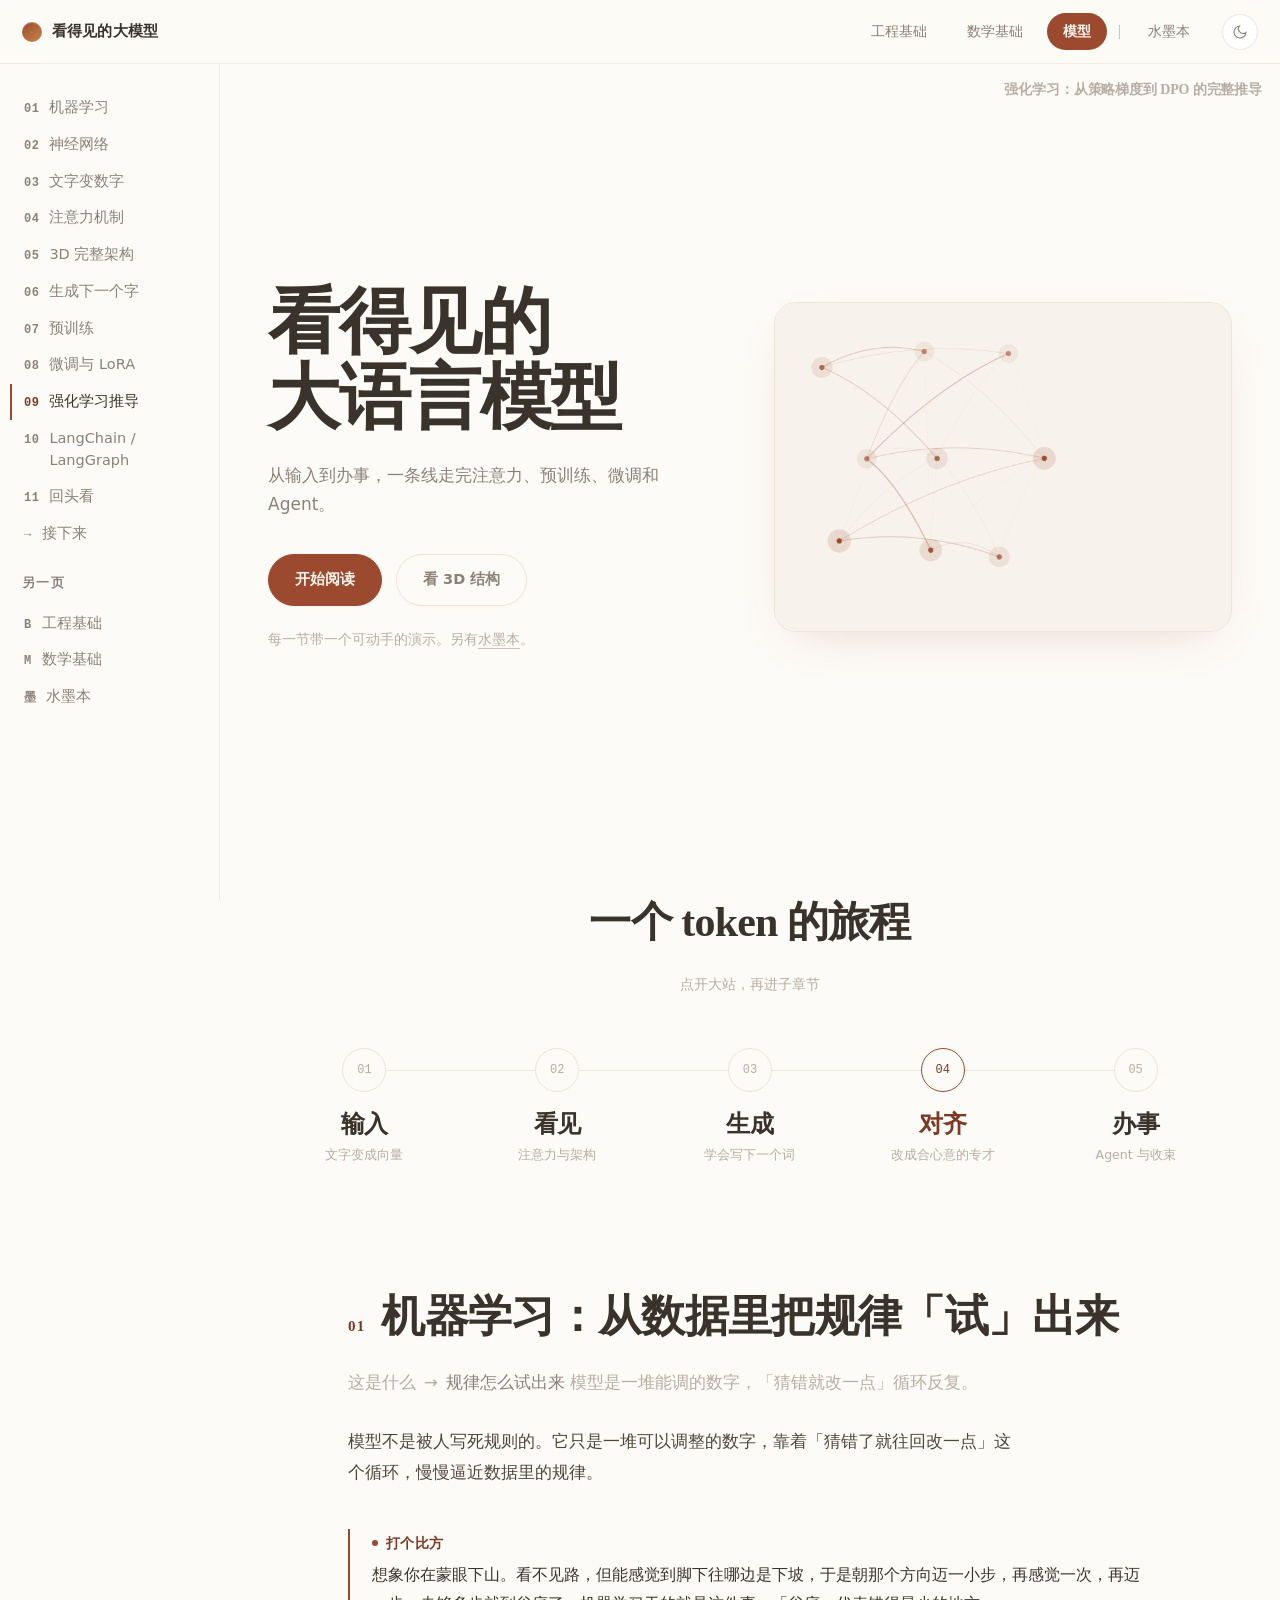
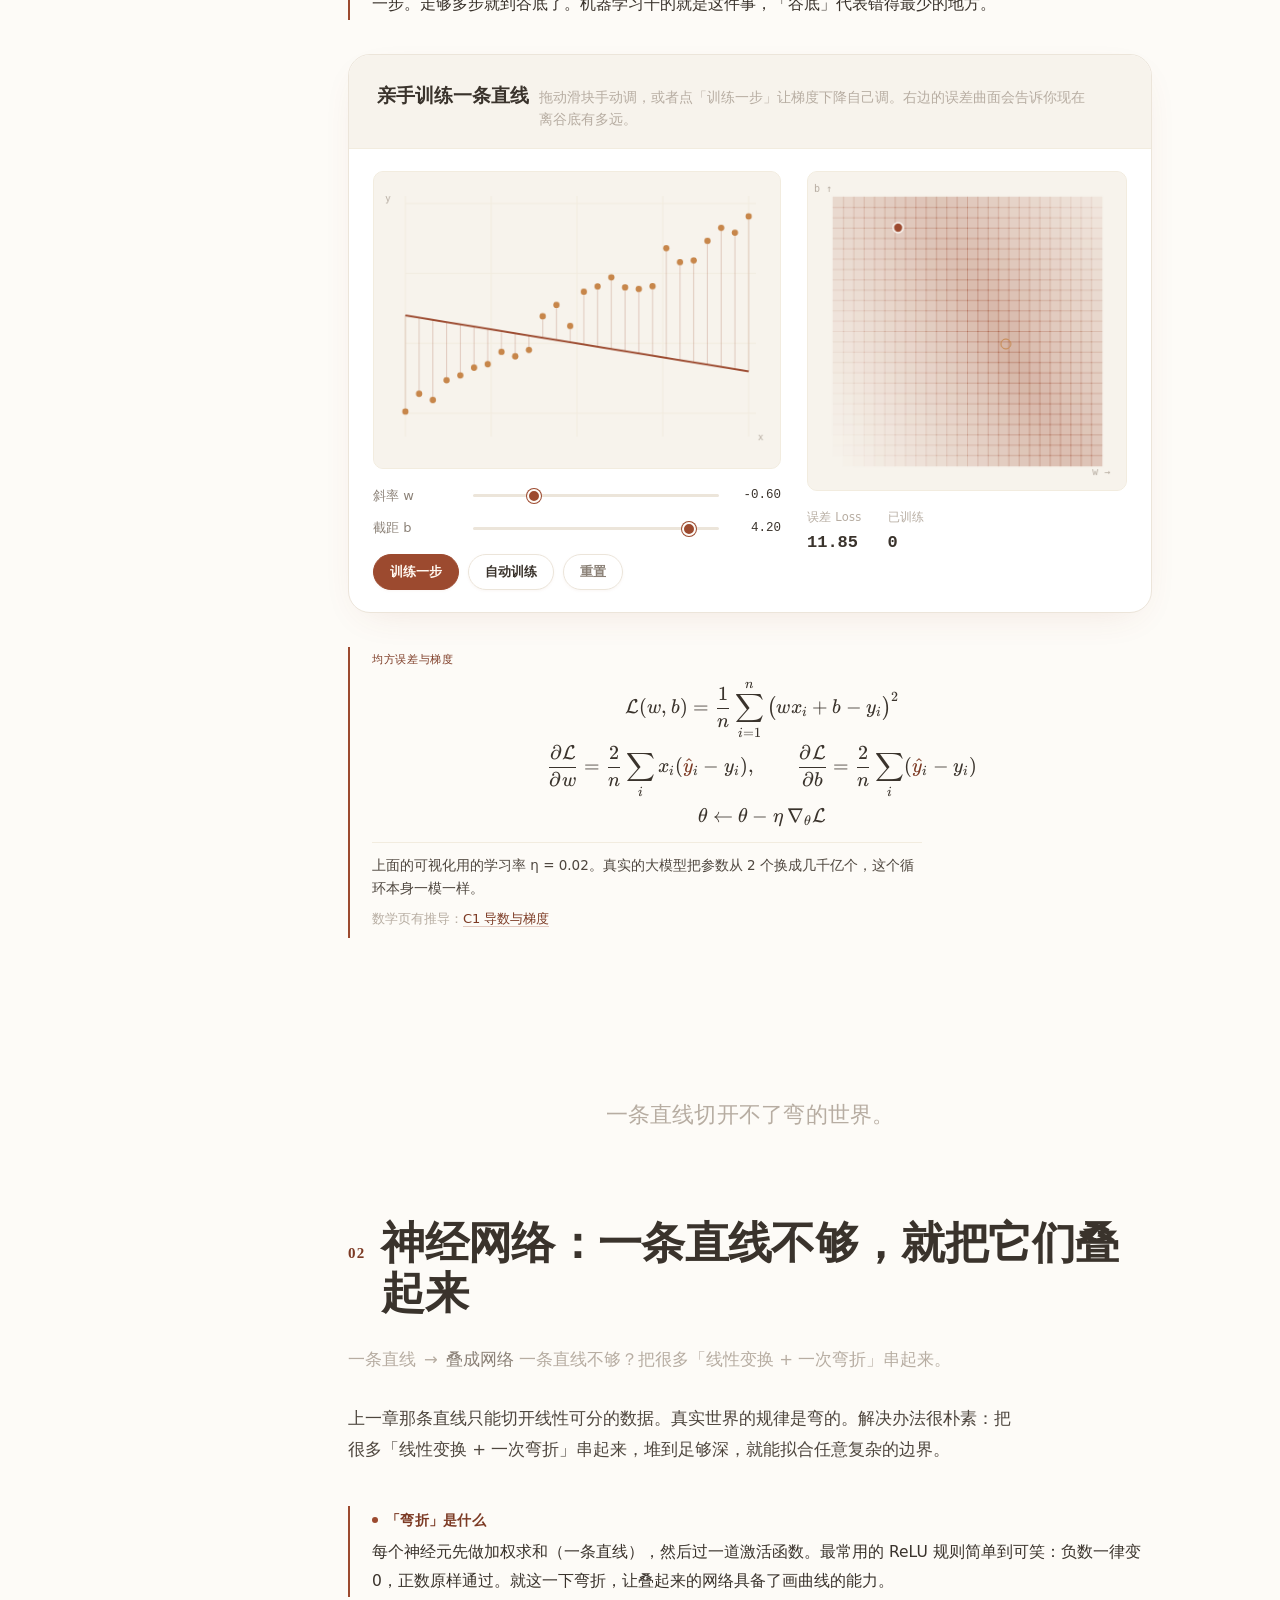
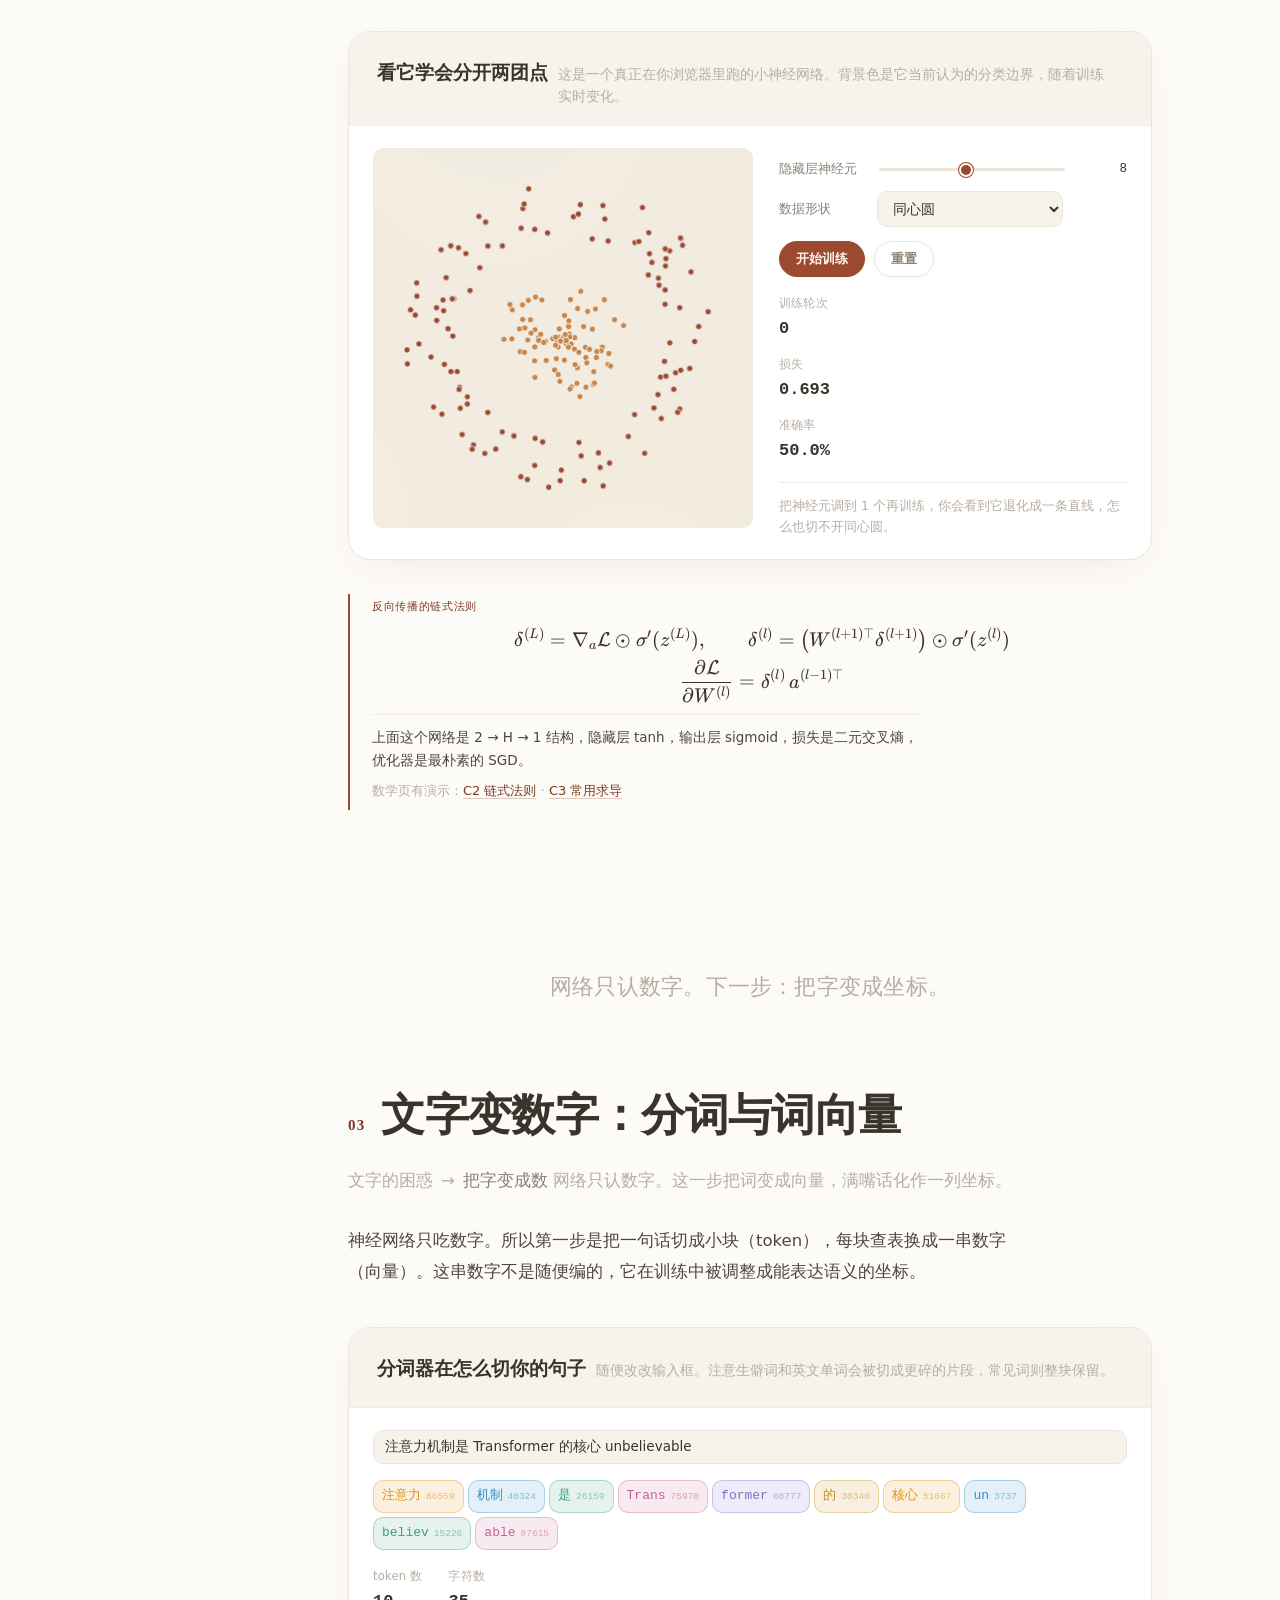
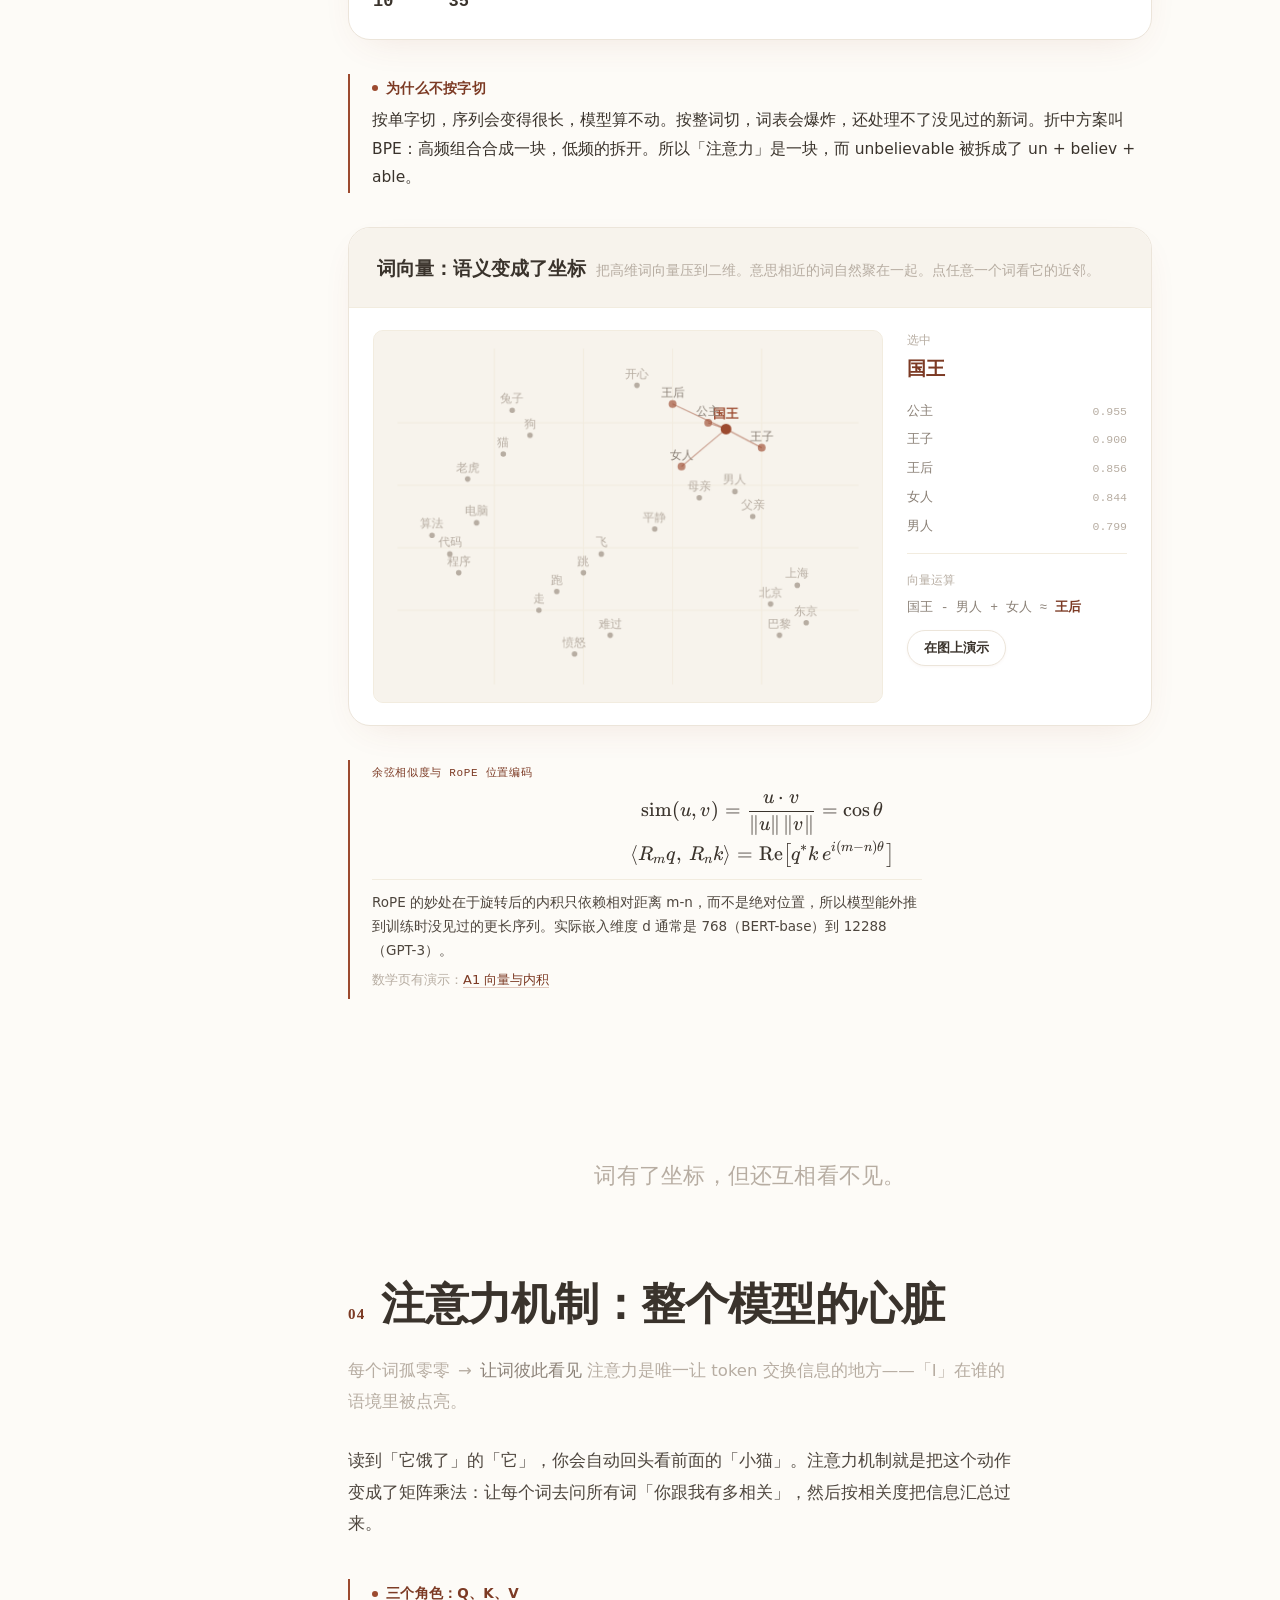
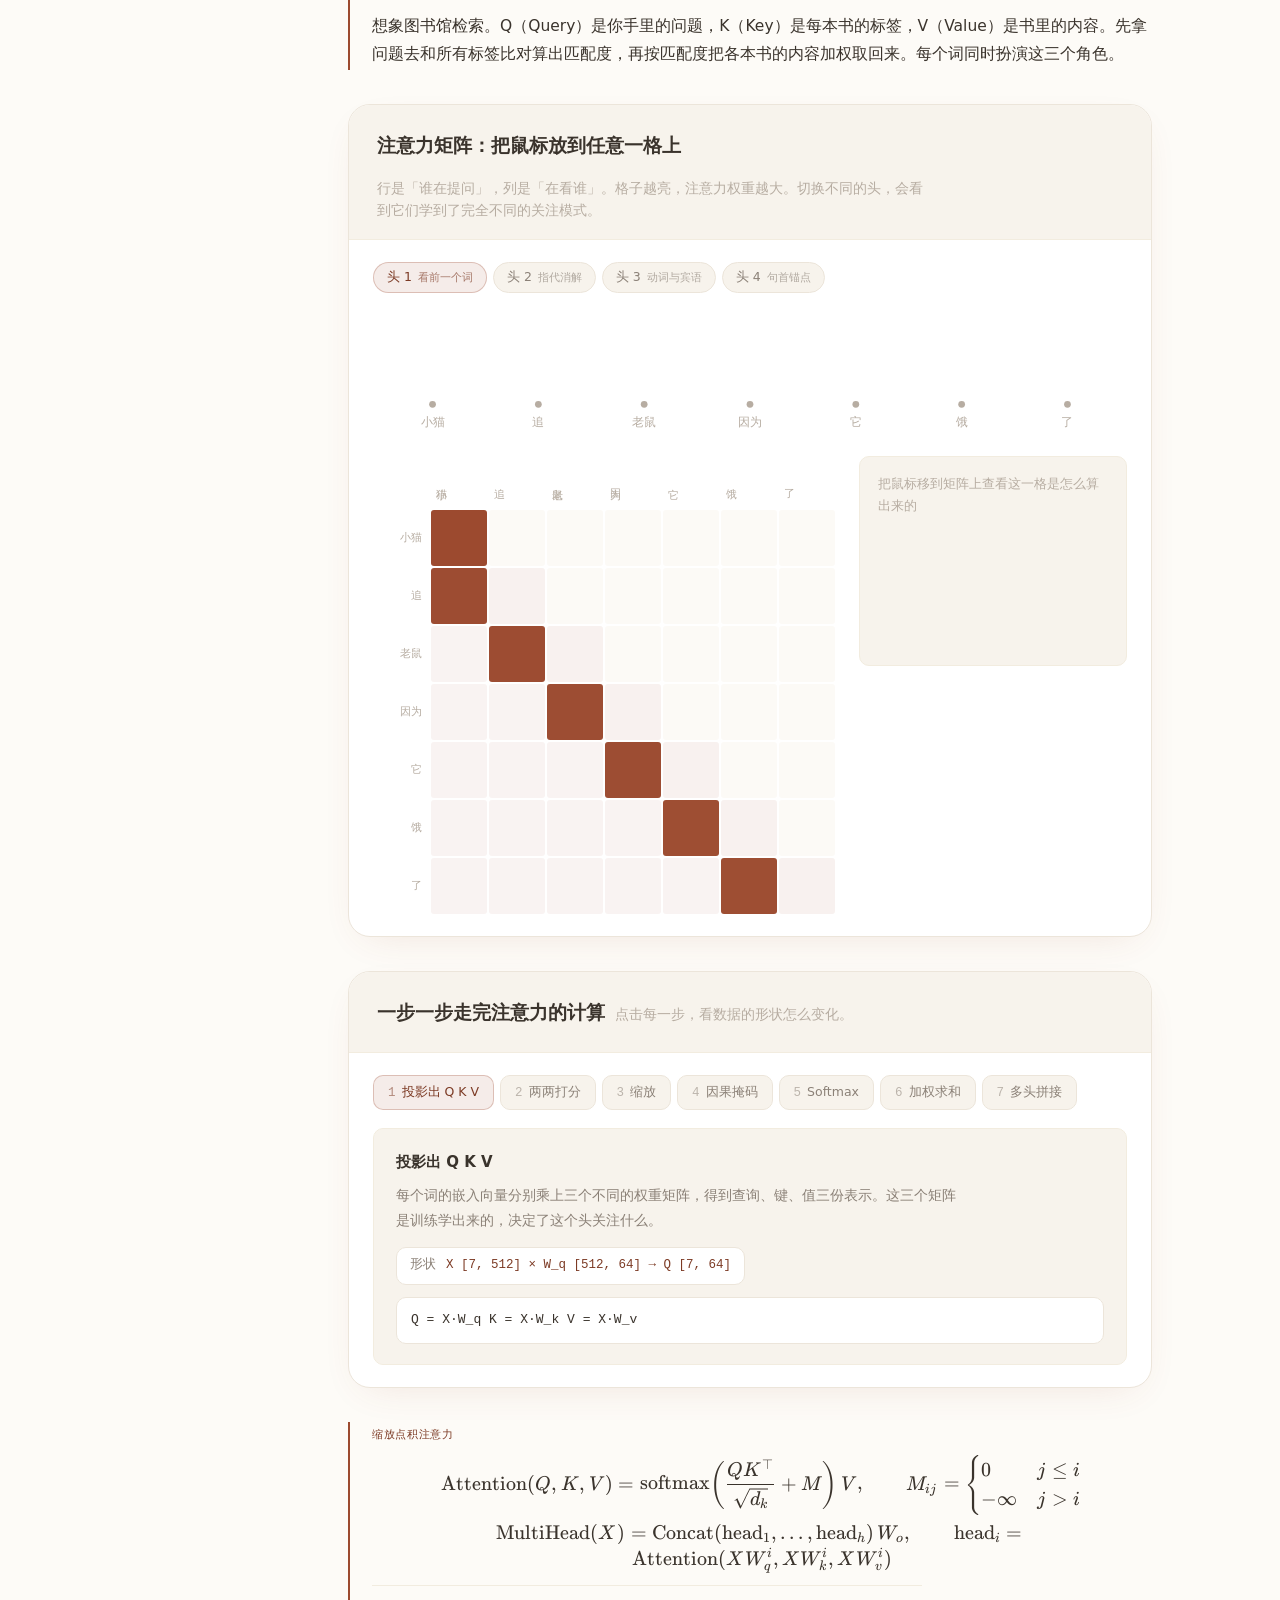
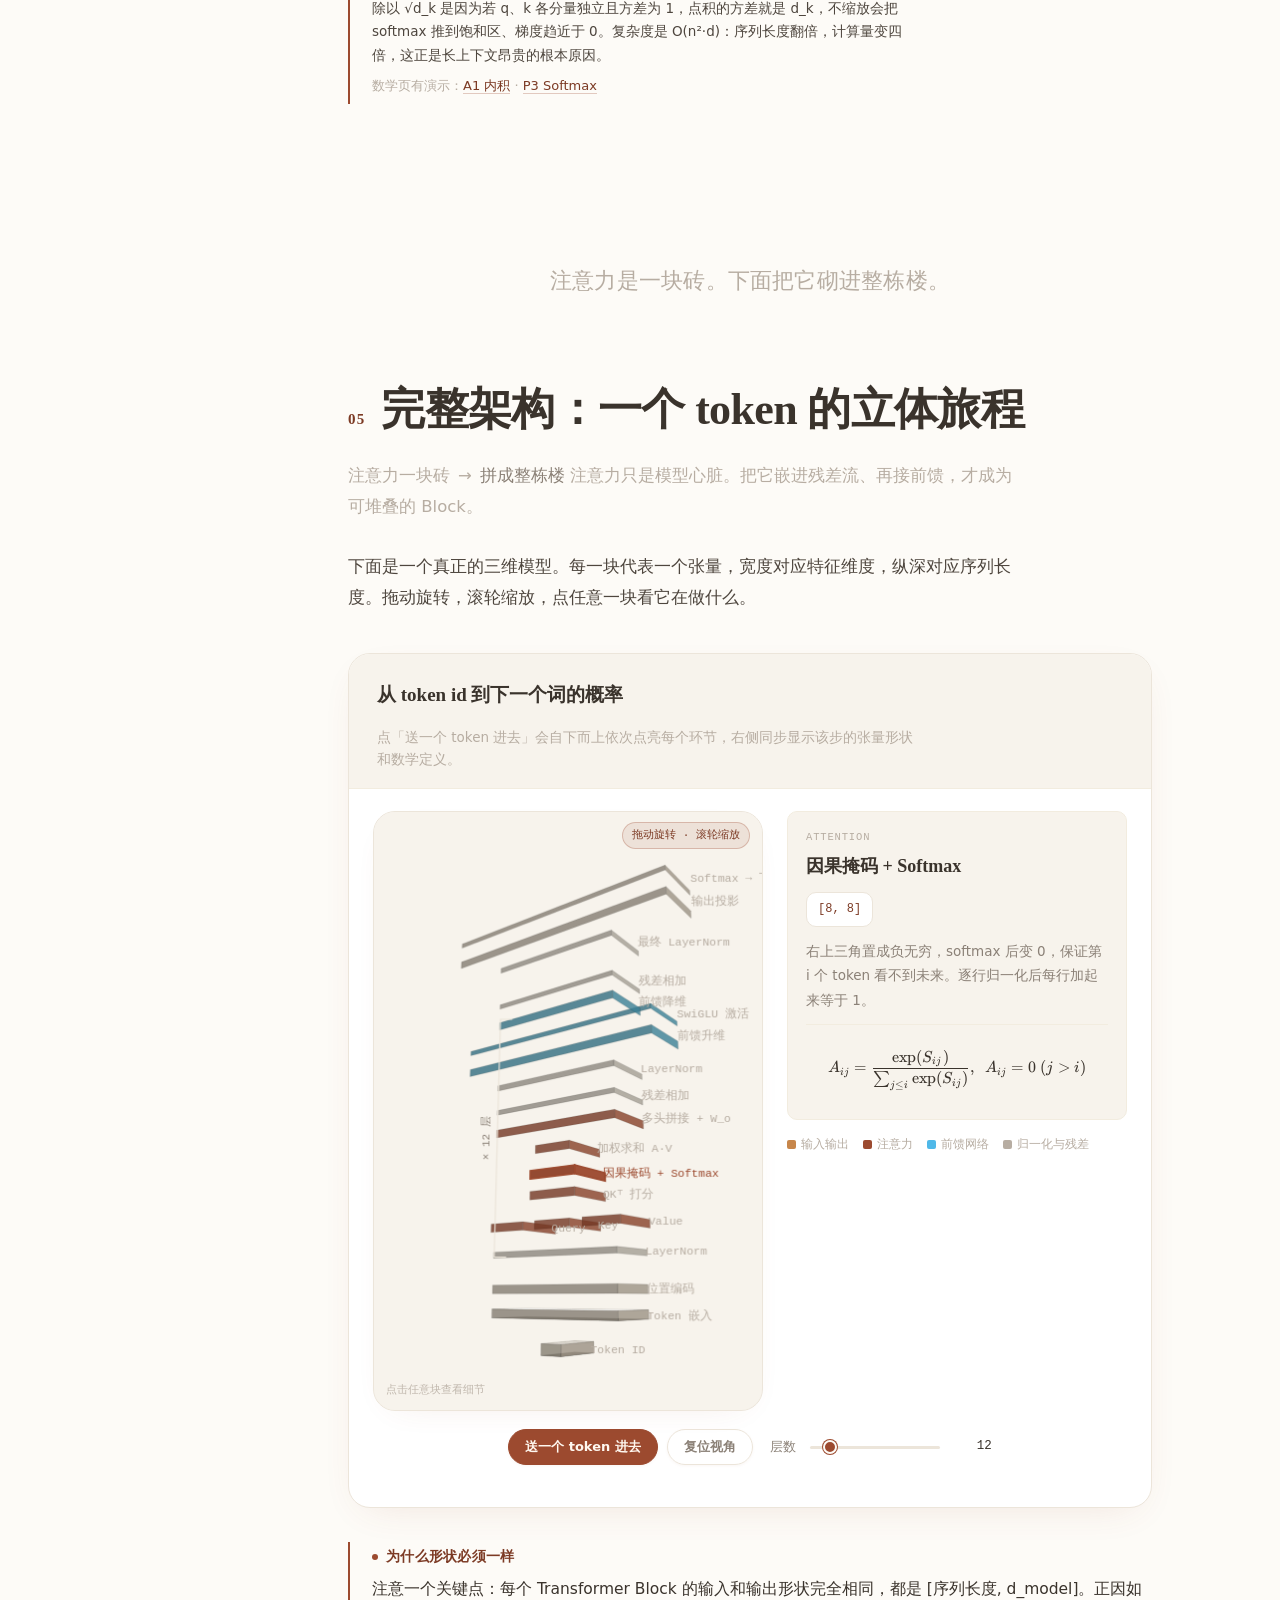
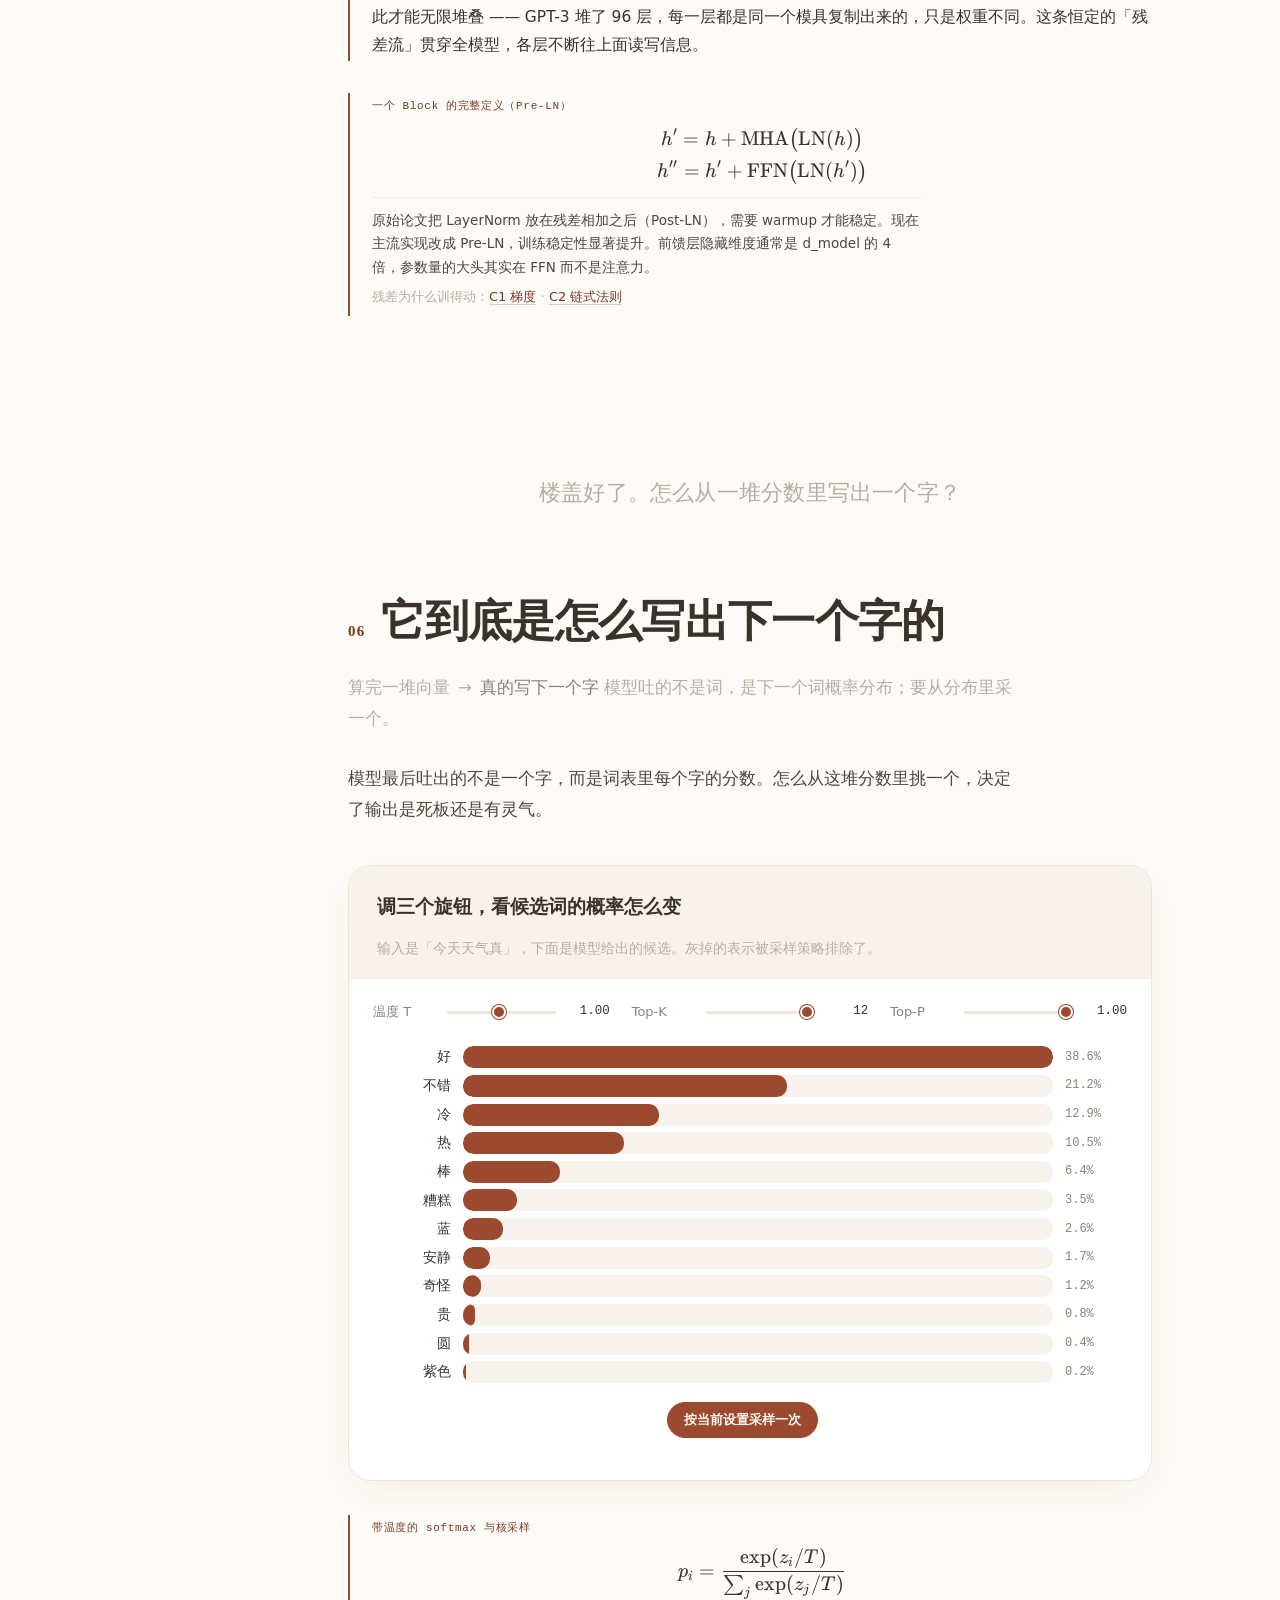
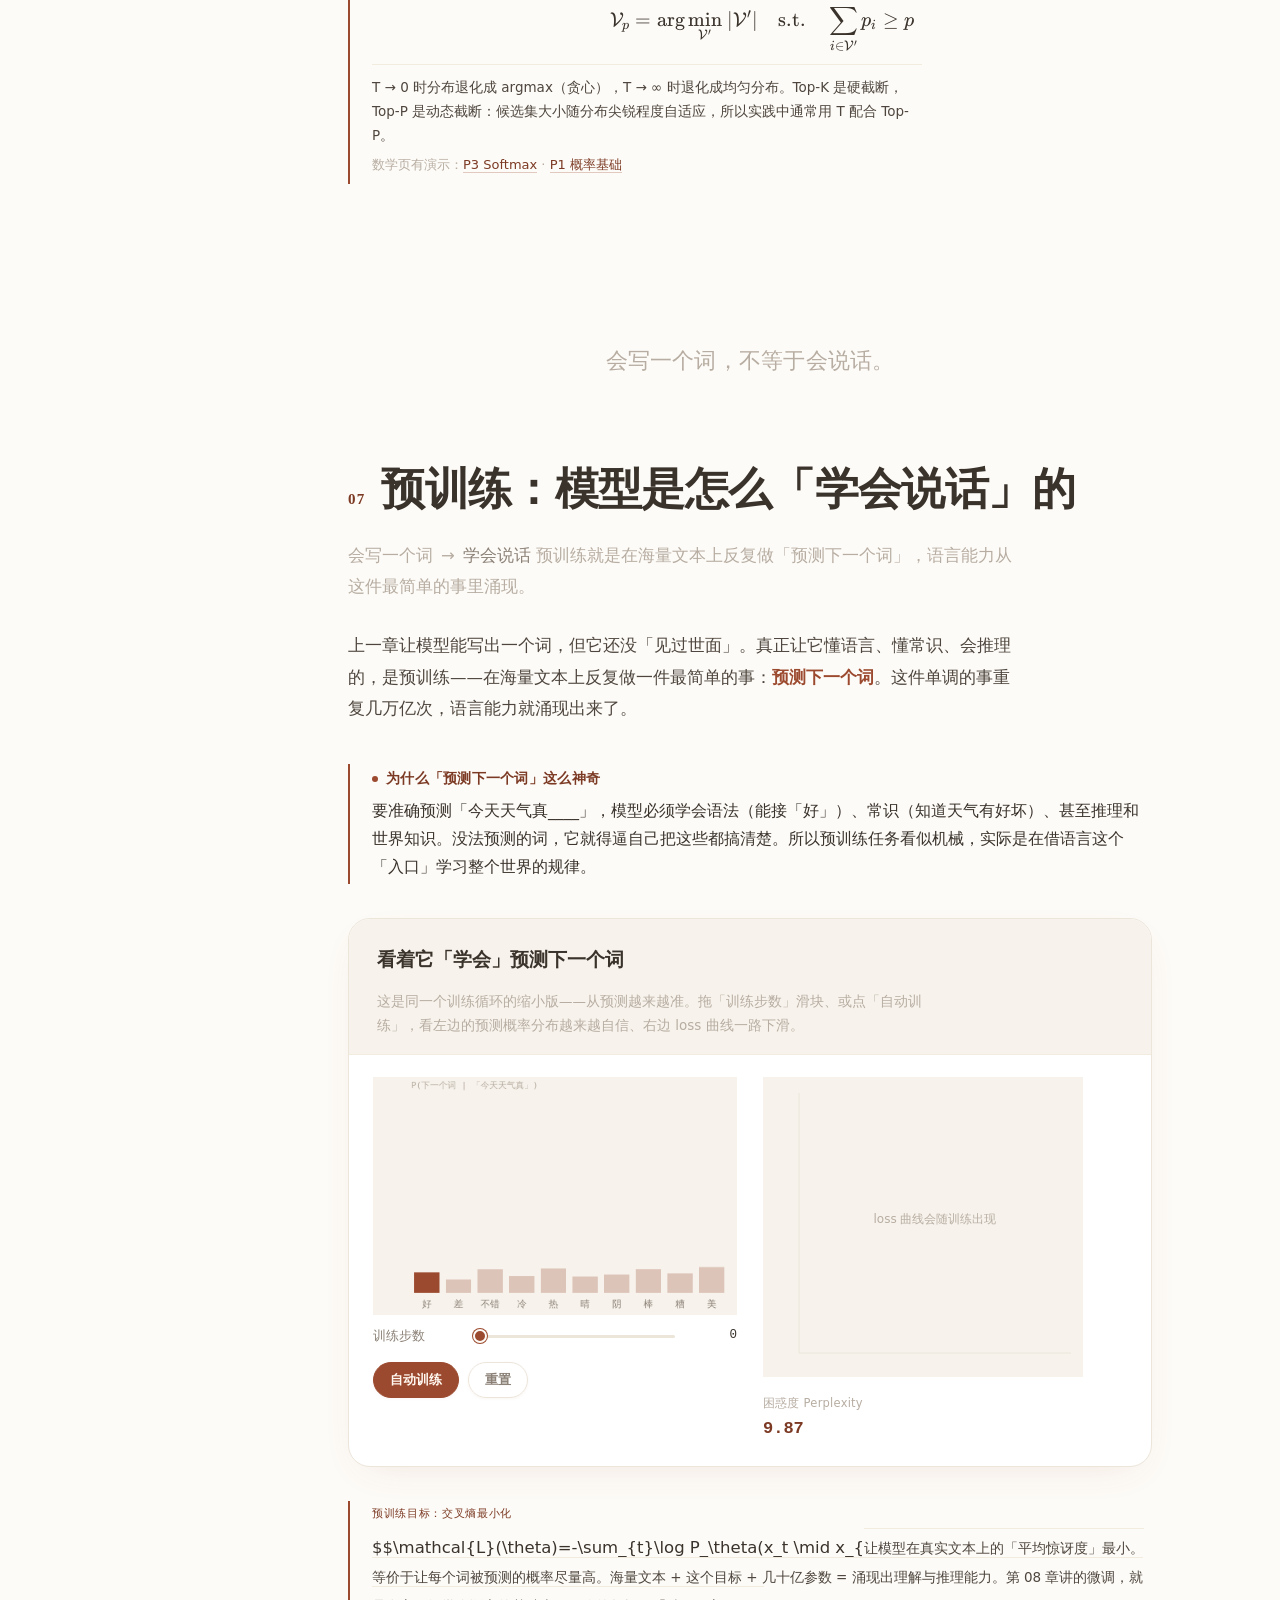
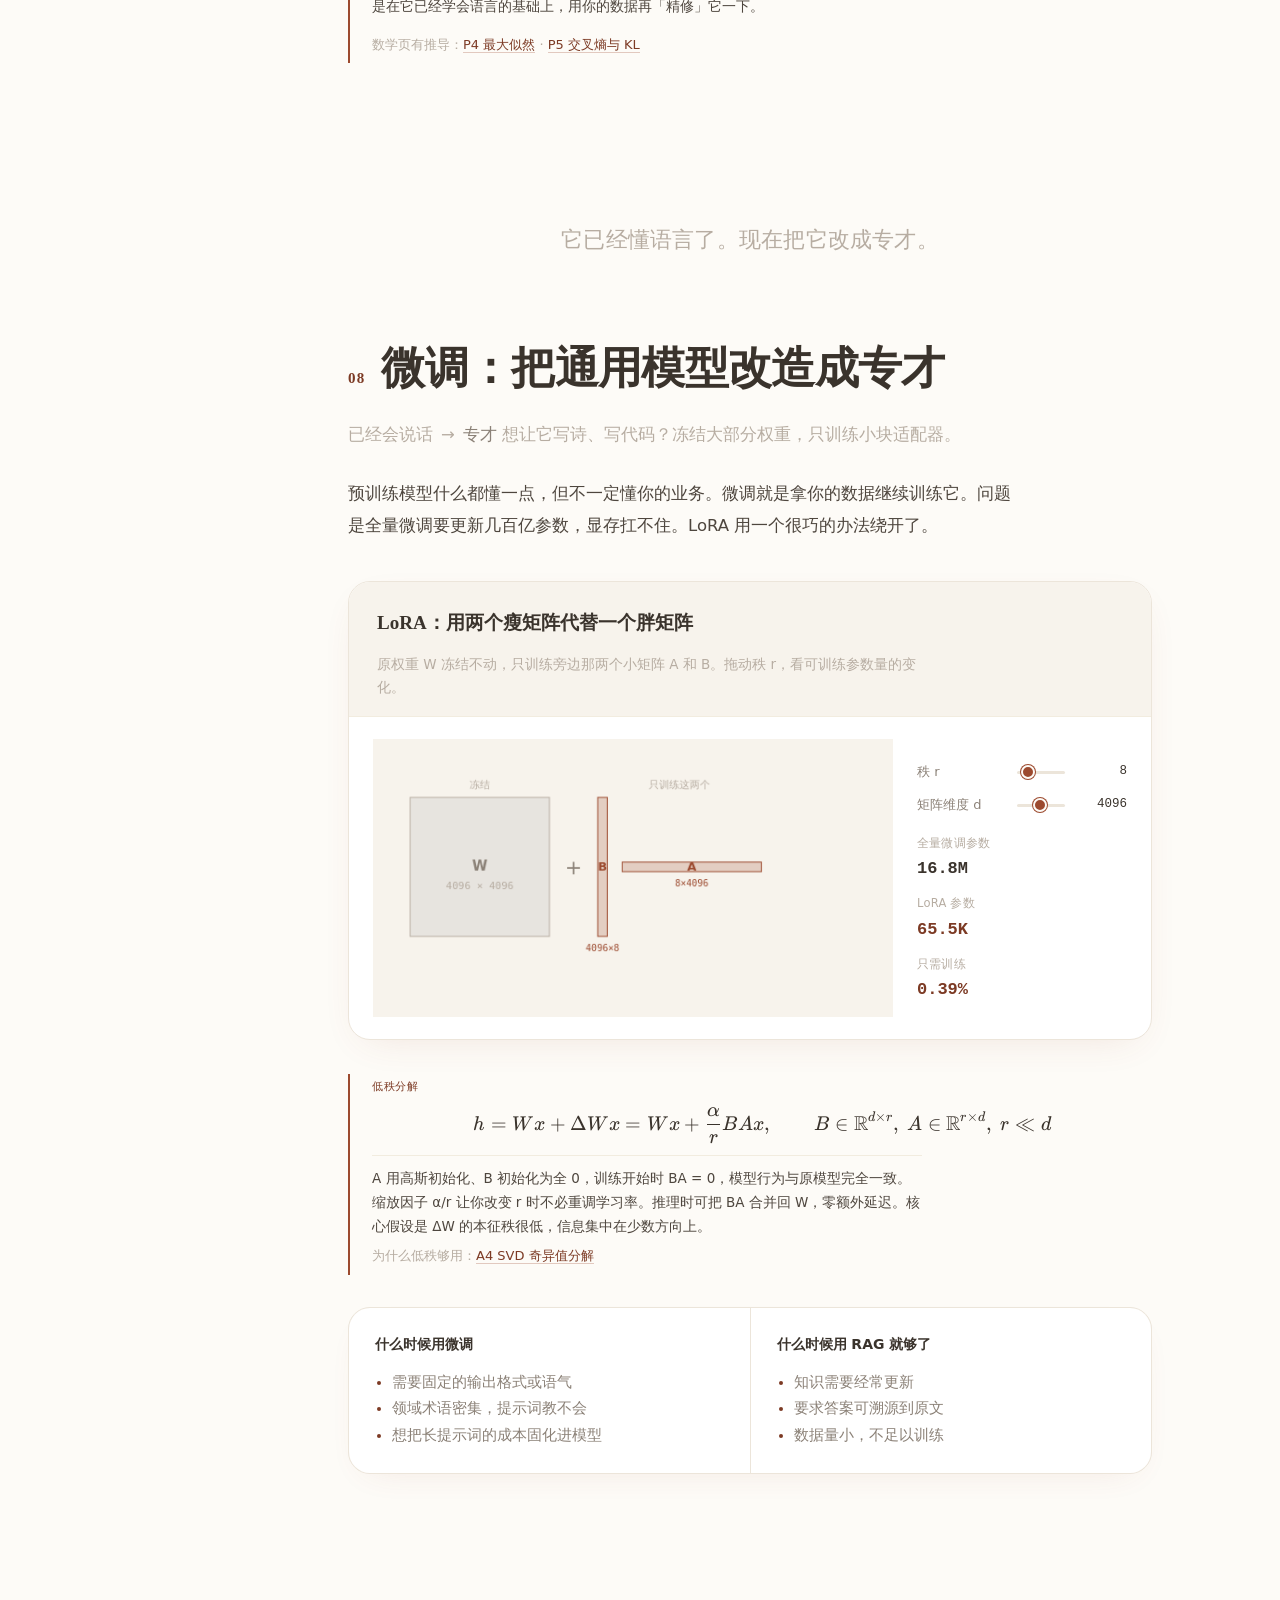
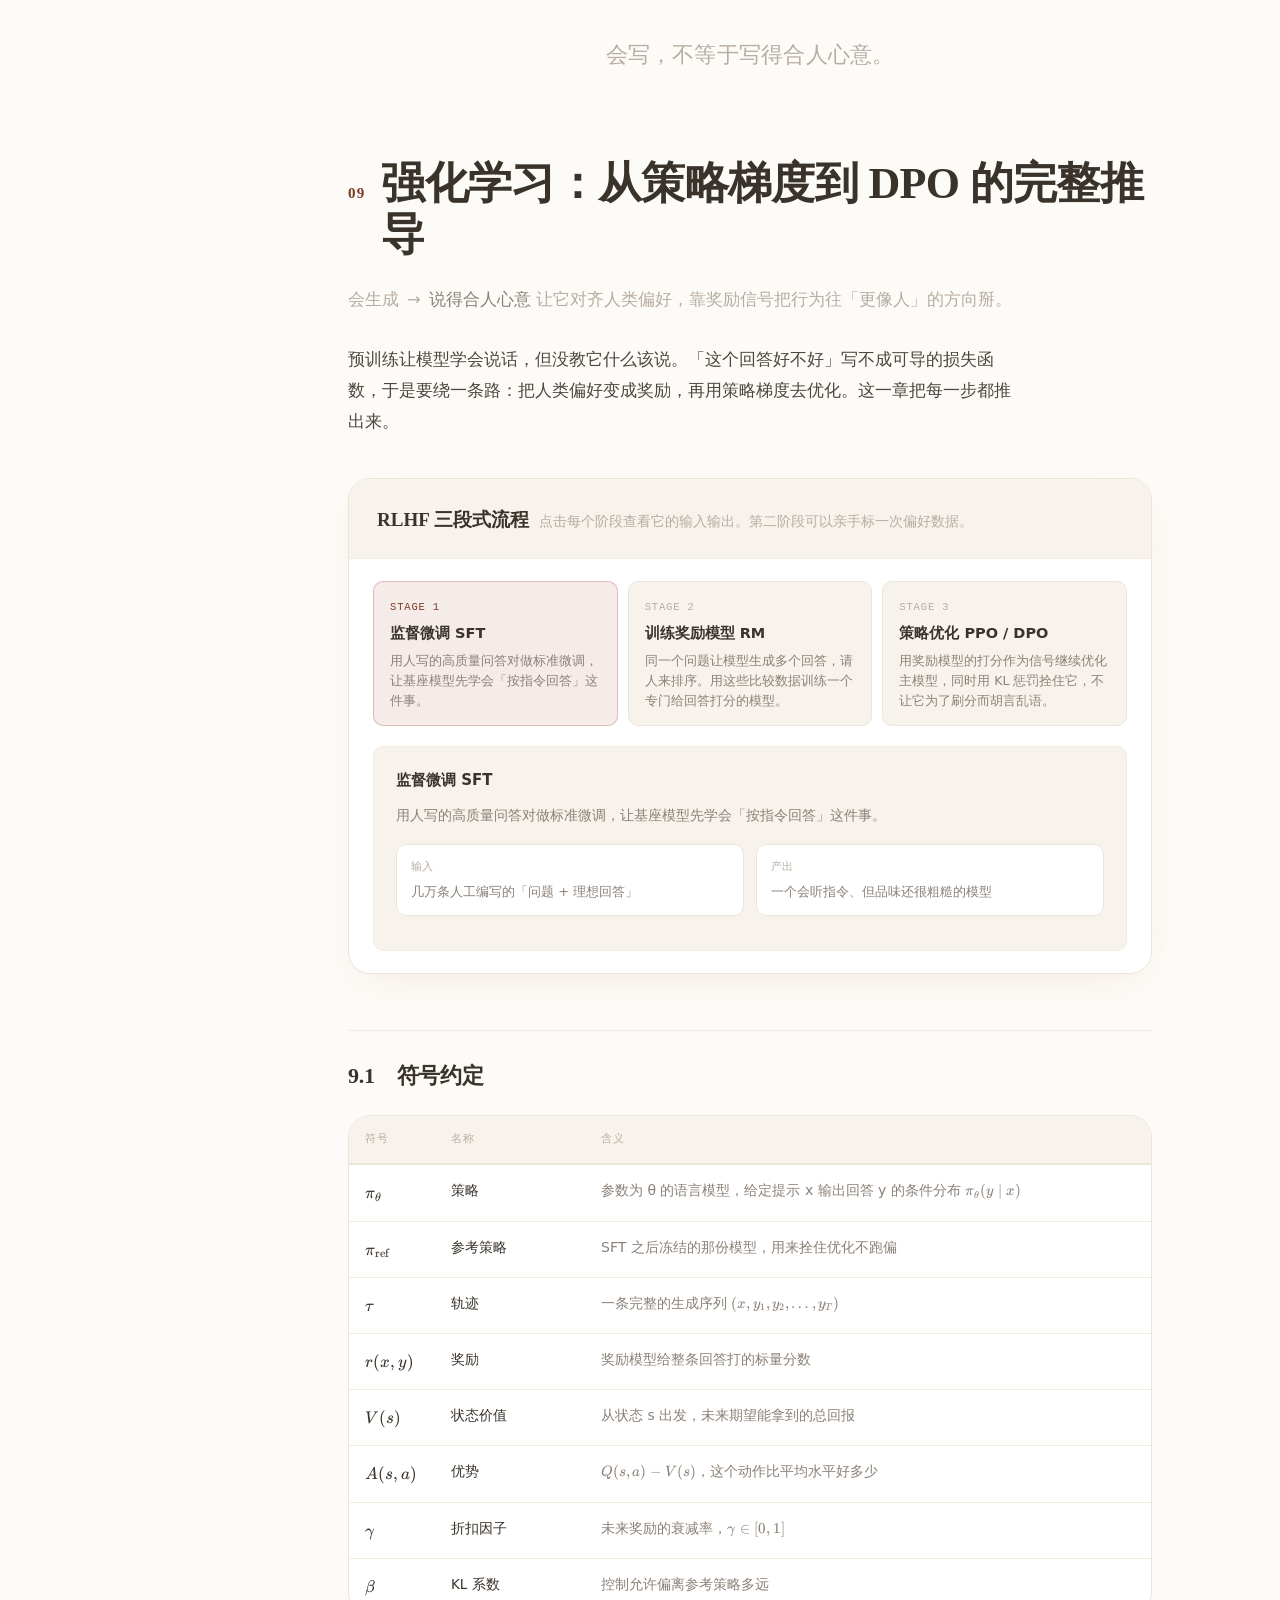
<file: index.html>
<!DOCTYPE html>
<html lang="zh-CN">
<head>
<meta charset="utf-8">
<meta name="viewport" content="width=device-width, initial-scale=1">
<title>看得见的大模型</title>
<link rel="stylesheet" href="style.css">
<link rel="stylesheet" href="vendor/katex/katex.min.css">
<script>
  (function () {
    var t = localStorage.getItem('theme');
    // 默认浅色为主；只有用户明确选了 dark 才用深色。未知值回落到 light。
    if (t !== 'dark') t = 'light';
    document.documentElement.setAttribute('data-theme', t);
  })();
</script>
</head>
<body data-page="model">

<header class="topbar">
  <a class="brand" href="#hero">
    <span class="brand-mark"></span>
    <span class="brand-name">看得见的大模型</span>
  </a>
  <div class="topbar-right">
    <nav class="pagelinks">
      <a class="pagelink" href="basics.html">工程基础</a>
      <a class="pagelink" href="math.html">数学基础</a>
      <a class="pagelink is-on" href="index.html">模型</a>
      <span class="pagelink-sep" aria-hidden="true"></span>
      <a class="pagelink" href="ink-basics.html">水墨本</a>
    </nav>
    <button type="button" class="theme-btn" id="themeBtn" aria-label="切换深浅色">
      <svg class="i-moon" viewBox="0 0 24 24"><path d="M21 12.8A9 9 0 1 1 11.2 3a7 7 0 0 0 9.8 9.8z"/></svg>
      <svg class="i-sun" viewBox="0 0 24 24"><circle cx="12" cy="12" r="4.2"/><path d="M12 2v2M12 20v2M4.9 4.9l1.4 1.4M17.7 17.7l1.4 1.4M2 12h2M20 12h2M4.9 19.1l1.4-1.4M17.7 6.3l1.4-1.4"/></svg>
    </button>
  </div>
  <div class="progress"><i id="progressBar"></i><span class="progress-chap" id="progressChap"></span></div>
</header>

<aside class="rail">
  <ol class="rail-list">
    <li><a href="#ch1"><b>01</b> 机器学习</a></li>
    <li><a href="#ch2"><b>02</b> 神经网络</a></li>
    <li><a href="#ch3"><b>03</b> 文字变数字</a></li>
    <li><a href="#ch4"><b>04</b> 注意力机制</a></li>
    <li><a href="#ch5"><b>05</b> 3D 完整架构</a></li>
    <li><a href="#ch6"><b>06</b> 生成下一个字</a></li>
    <li><a href="#ch7"><b>07</b> 预训练</a></li>
    <li><a href="#ch8"><b>08</b> 微调与 LoRA</a></li>
    <li><a href="#ch9"><b>09</b> 强化学习推导</a></li>
    <li><a href="#ch10"><b>10</b> LangChain / LangGraph</a></li>
    <li><a href="#ch11"><b>11</b> 回头看</a></li>
    <li><a href="#next"><b>→</b> 接下来</a></li>
  </ol>
  <div class="rail-sep">另一页</div>
  <ol class="rail-list">
    <li><a href="basics.html"><b>B</b> 工程基础</a></li>
    <li><a href="math.html"><b>M</b> 数学基础</a></li>
    <li><a href="ink-basics.html"><b>墨</b> 水墨本</a></li>
  </ol>
</aside>

<main>

<section id="hero" class="hero">
  <div class="hero-copy">
    <h1>看得见的<br>大语言模型</h1>
    <p class="hero-sub">从输入到办事，一条线走完注意力、预训练、微调和 Agent。</p>
    <div class="hero-cta">
      <a class="btn btn-primary" href="#ch1">开始阅读</a>
      <a class="btn btn-ghost" href="#ch5">看 3D 结构</a>
    </div>
    <p class="hero-quiet">每一节带一个可动手的演示。另有<a href="ink-basics.html">水墨本</a>。</p>
  </div>
  <div class="hero-viz">
    <canvas id="heroCanvas" width="720" height="520" aria-label="注意力权重流动示意"></canvas>
  </div>
</section>

<!-- ============ JOURNEY MAP ============ -->
<section id="journey" class="journey">
  <div class="journey-head">
    <span class="journey-label">一个 token 的旅程</span>
    <span class="journey-sub">点开大站，再进子章节</span>
  </div>
  <div class="journey-track">
    <div class="journey-hub" data-hub="in">
      <button type="button" class="journey-stop journey-hub-btn"><i>01</i><b>输入</b><small>文字变成向量</small></button>
      <div class="journey-subs">
        <button type="button" class="journey-substop" data-sec="ch1">01 机器学习</button>
        <button type="button" class="journey-substop" data-sec="ch2">02 神经网络</button>
        <button type="button" class="journey-substop" data-sec="ch3">03 词向量</button>
      </div>
    </div>
    <span class="j-link"></span>
    <div class="journey-hub" data-hub="see">
      <button type="button" class="journey-stop journey-hub-btn"><i>02</i><b>看见</b><small>注意力与架构</small></button>
      <div class="journey-subs">
        <button type="button" class="journey-substop" data-sec="ch4">04 注意力</button>
        <button type="button" class="journey-substop" data-sec="ch5">05 完整架构</button>
      </div>
    </div>
    <span class="j-link"></span>
    <div class="journey-hub" data-hub="gen">
      <button type="button" class="journey-stop journey-hub-btn"><i>03</i><b>生成</b><small>学会写下一个词</small></button>
      <div class="journey-subs">
        <button type="button" class="journey-substop" data-sec="ch6">06 采样</button>
        <button type="button" class="journey-substop" data-sec="ch7">07 预训练</button>
      </div>
    </div>
    <span class="j-link"></span>
    <div class="journey-hub" data-hub="align">
      <button type="button" class="journey-stop journey-hub-btn"><i>04</i><b>对齐</b><small>改成合心意的专才</small></button>
      <div class="journey-subs">
        <button type="button" class="journey-substop" data-sec="ch8">08 微调</button>
        <button type="button" class="journey-substop" data-sec="ch9">09 强化学习</button>
      </div>
    </div>
    <span class="j-link"></span>
    <div class="journey-hub" data-hub="act">
      <button type="button" class="journey-stop journey-hub-btn"><i>05</i><b>办事</b><small>Agent 与收束</small></button>
      <div class="journey-subs">
        <button type="button" class="journey-substop" data-sec="ch10">10 Agent</button>
        <button type="button" class="journey-substop" data-sec="ch11">11 回头看</button>
      </div>
    </div>
  </div>
</section>

<!-- ============ CH1 ============ -->
<section id="ch1" class="ch">
  <div class="ch-head"><span class="ch-num">01</span><h2>机器学习：从数据里把规律「试」出来</h2></div>
  <p class="lead">模型不是被人写死规则的。它只是一堆可以调整的数字，靠着「猜错了就往回改一点」这个循环，慢慢逼近数据里的规律。</p>

  <div class="note">
    <b>打个比方</b>
    想象你在蒙眼下山。看不见路，但能感觉到脚下往哪边是下坡，于是朝那个方向迈一小步，再感觉一次，再迈一步。走够多步就到谷底了。机器学习干的就是这件事，「谷底」代表错得最少的地方。
  </div>

  <div class="demo">
    <div class="demo-head">
      <h3>亲手训练一条直线</h3>
      <p>拖动滑块手动调，或者点「训练一步」让梯度下降自己调。右边的误差曲面会告诉你现在离谷底有多远。</p>
    </div>
    <div class="demo-body grad-body">
      <div class="grad-left">
        <canvas id="gdFit" width="440" height="320"></canvas>
        <div class="ctl-row"><label>斜率 w</label><input type="range" id="gdW" min="-2" max="4" step="0.01" value="-0.6"><output id="gdWv" class="mono">-0.60</output></div>
        <div class="ctl-row"><label>截距 b</label><input type="range" id="gdB" min="-3" max="5" step="0.01" value="4.2"><output id="gdBv" class="mono">4.20</output></div>
        <div class="btn-row">
          <button class="btn btn-sm btn-primary" id="gdStep">训练一步</button>
          <button class="btn btn-sm" id="gdRun">自动训练</button>
          <button class="btn btn-sm btn-ghost" id="gdReset">重置</button>
        </div>
      </div>
      <div class="grad-right">
        <canvas id="gdLoss" width="320" height="320"></canvas>
        <div class="stat-row">
          <div class="stat"><span>误差 Loss</span><b class="mono" id="gdLossVal">8.41</b></div>
          <div class="stat"><span>已训练</span><b class="mono" id="gdSteps">0</b></div>
        </div>
      </div>
    </div>
  </div>

  <div class="eq">
    <div class="eq-label">均方误差与梯度</div>
    $$\mathcal{L}(w,b)=\frac{1}{n}\sum_{i=1}^{n}\big(wx_i+b-y_i\big)^2$$
    $$\frac{\partial \mathcal{L}}{\partial w}=\frac{2}{n}\sum_i x_i(\hat y_i-y_i),\qquad
      \frac{\partial \mathcal{L}}{\partial b}=\frac{2}{n}\sum_i (\hat y_i-y_i)$$
    $$\theta \leftarrow \theta-\eta\,\nabla_\theta \mathcal{L}$$
    <p class="eq-why">上面的可视化用的学习率 η = 0.02。真实的大模型把参数从 2 个换成几千亿个，这个循环本身一模一样。</p>
    <p class="eq-xref">数学页有推导：<a href="math.html#calc1">C1 导数与梯度</a></p>
  </div>
</section>

<div class="ch-air"><p>一条直线切开不了弯的世界。</p></div>

<!-- ============ CH2 ============ -->
<section id="ch2" class="ch">
  <div class="ch-head"><span class="ch-num">02</span><h2>神经网络：一条直线不够，就把它们叠起来</h2></div>
  <p class="lead">上一章那条直线只能切开线性可分的数据。真实世界的规律是弯的。解决办法很朴素：把很多「线性变换 + 一次弯折」串起来，堆到足够深，就能拟合任意复杂的边界。</p>

  <div class="note">
    <b>「弯折」是什么</b>
    每个神经元先做加权求和（一条直线），然后过一道激活函数。最常用的 ReLU 规则简单到可笑：负数一律变 0，正数原样通过。就这一下弯折，让叠起来的网络具备了画曲线的能力。
  </div>

  <div class="demo">
    <div class="demo-head">
      <h3>看它学会分开两团点</h3>
      <p>这是一个真正在你浏览器里跑的小神经网络。背景色是它当前认为的分类边界，随着训练实时变化。</p>
    </div>
    <div class="demo-body mlp-body">
      <canvas id="mlpCanvas" width="380" height="380"></canvas>
      <div class="mlp-side">
        <div class="ctl-row"><label>隐藏层神经元</label><input type="range" id="mlpH" min="1" max="16" step="1" value="8"><output id="mlpHv" class="mono">8</output></div>
        <div class="ctl-row"><label>数据形状</label>
          <select id="mlpData"><option value="circle">同心圆</option><option value="xor">异或四象限</option><option value="spiral">双螺旋</option></select>
        </div>
        <div class="btn-row">
          <button class="btn btn-sm btn-primary" id="mlpRun">开始训练</button>
          <button class="btn btn-sm btn-ghost" id="mlpReset">重置</button>
        </div>
        <div class="stat-row col">
          <div class="stat"><span>训练轮次</span><b class="mono" id="mlpEpoch">0</b></div>
          <div class="stat"><span>损失</span><b class="mono" id="mlpLoss">0.693</b></div>
          <div class="stat"><span>准确率</span><b class="mono" id="mlpAcc">50.0%</b></div>
        </div>
        <p class="tip">把神经元调到 1 个再训练，你会看到它退化成一条直线，怎么也切不开同心圆。</p>
      </div>
    </div>
  </div>

  <div class="eq">
    <div class="eq-label">反向传播的链式法则</div>
    $$\delta^{(L)}=\nabla_a \mathcal{L}\odot\sigma'(z^{(L)}),\qquad
      \delta^{(l)}=\big(W^{(l+1)\top}\delta^{(l+1)}\big)\odot\sigma'(z^{(l)})$$
    $$\frac{\partial \mathcal{L}}{\partial W^{(l)}}=\delta^{(l)}\,a^{(l-1)\top}$$
    <p class="eq-why">上面这个网络是 2 → H → 1 结构，隐藏层 tanh，输出层 sigmoid，损失是二元交叉熵，优化器是最朴素的 SGD。</p>
    <p class="eq-xref">数学页有演示：<a href="math.html#calc2">C2 链式法则</a> · <a href="math.html#calc3">C3 常用求导</a></p>
  </div>
</section>

<div class="ch-air"><p>网络只认数字。下一步：把字变成坐标。</p></div>

<!-- ============ CH3 ============ -->
<section id="ch3" class="ch">
  <div class="ch-head"><span class="ch-num">03</span><h2>文字变数字：分词与词向量</h2></div>
  <p class="lead">神经网络只吃数字。所以第一步是把一句话切成小块（token），每块查表换成一串数字（向量）。这串数字不是随便编的，它在训练中被调整成能表达语义的坐标。</p>

  <div class="demo">
    <div class="demo-head"><h3>分词器在怎么切你的句子</h3><p>随便改改输入框。注意生僻词和英文单词会被切成更碎的片段，常见词则整块保留。</p></div>
    <div class="demo-body">
      <input class="text-input" id="tokInput" value="注意力机制是 Transformer 的核心 unbelievable" spellcheck="false">
      <div class="tok-out" id="tokOut"></div>
      <div class="stat-row">
        <div class="stat"><span>token 数</span><b class="mono" id="tokCount">0</b></div>
        <div class="stat"><span>字符数</span><b class="mono" id="charCount">0</b></div>
      </div>
    </div>
  </div>

  <div class="note">
    <b>为什么不按字切</b>
    按单字切，序列会变得很长，模型算不动。按整词切，词表会爆炸，还处理不了没见过的新词。折中方案叫 BPE：高频组合合成一块，低频的拆开。所以「注意力」是一块，而 unbelievable 被拆成了 un + believ + able。
  </div>

  <div class="demo">
    <div class="demo-head"><h3>词向量：语义变成了坐标</h3><p>把高维词向量压到二维。意思相近的词自然聚在一起。点任意一个词看它的近邻。</p></div>
    <div class="demo-body emb-body">
      <canvas id="embCanvas" width="520" height="380"></canvas>
      <div class="emb-side">
        <div class="emb-picked"><span>选中</span><b id="embWord">国王</b></div>
        <div class="emb-near" id="embNear"></div>
        <div class="divider"></div>
        <div class="vecmath">
          <div class="vecmath-title">向量运算</div>
          <div class="vecmath-eq mono">国王 - 男人 + 女人 ≈ <b id="vecResult">王后</b></div>
          <button class="btn btn-sm" id="vecRun">在图上演示</button>
        </div>
      </div>
    </div>
  </div>

  <div class="eq">
    <div class="eq-label">余弦相似度与 RoPE 位置编码</div>
    $$\text{sim}(u,v)=\frac{u\cdot v}{\lVert u\rVert\,\lVert v\rVert}=\cos\theta$$
    $$\langle R_m q,\,R_n k\rangle=\text{Re}\big[q^{*}k\,e^{i(m-n)\theta}\big]$$
    <p class="eq-why">RoPE 的妙处在于旋转后的内积只依赖相对距离 m-n，而不是绝对位置，所以模型能外推到训练时没见过的更长序列。实际嵌入维度 d 通常是 768（BERT-base）到 12288（GPT-3）。</p>
    <p class="eq-xref">数学页有演示：<a href="math.html#la1">A1 向量与内积</a></p>
  </div>
</section>

<div class="ch-air"><p>词有了坐标，但还互相看不见。</p></div>

<!-- ============ CH4 ============ -->
<section id="ch4" class="ch">
  <div class="ch-head"><span class="ch-num">04</span><h2>注意力机制：整个模型的心脏</h2></div>
  <p class="lead">读到「它饿了」的「它」，你会自动回头看前面的「小猫」。注意力机制就是把这个动作变成了矩阵乘法：让每个词去问所有词「你跟我有多相关」，然后按相关度把信息汇总过来。</p>

  <div class="note">
    <b>三个角色：Q、K、V</b>
    想象图书馆检索。Q（Query）是你手里的问题，K（Key）是每本书的标签，V（Value）是书里的内容。先拿问题去和所有标签比对算出匹配度，再按匹配度把各本书的内容加权取回来。每个词同时扮演这三个角色。
  </div>

  <div class="demo demo-wide">
    <div class="demo-head">
      <h3>注意力矩阵：把鼠标放到任意一格上</h3>
      <p>行是「谁在提问」，列是「在看谁」。格子越亮，注意力权重越大。切换不同的头，会看到它们学到了完全不同的关注模式。</p>
    </div>
    <div class="demo-body">
      <div class="head-tabs" id="headTabs"></div>
      <div class="attn-wrap">
        <div class="attn-arcs"><svg id="attnArcs" viewBox="0 0 760 120" preserveAspectRatio="xMidYMid meet"></svg></div>
        <div class="attn-grid-wrap"><div class="attn-grid" id="attnGrid"></div></div>
        <div class="attn-detail" id="attnDetail"><div class="ad-empty">把鼠标移到矩阵上查看这一格是怎么算出来的</div></div>
      </div>
    </div>
  </div>

  <div class="demo demo-wide">
    <div class="demo-head"><h3>一步一步走完注意力的计算</h3><p>点击每一步，看数据的形状怎么变化。</p></div>
    <div class="demo-body">
      <div class="steps" id="attnSteps"></div>
      <div class="step-panel" id="attnStepPanel"></div>
    </div>
  </div>

  <div class="eq">
    <div class="eq-label">缩放点积注意力</div>
    $$\text{Attention}(Q,K,V)=\text{softmax}\!\left(\frac{QK^{\top}}{\sqrt{d_k}}+M\right)V,
      \qquad M_{ij}=\begin{cases}0 & j\le i\\ -\infty & j>i\end{cases}$$
    $$\text{MultiHead}(X)=\text{Concat}(\text{head}_1,\dots,\text{head}_h)\,W_o,\qquad
      \text{head}_i=\text{Attention}(XW_q^i,XW_k^i,XW_v^i)$$
    <p class="eq-why">除以 √d_k 是因为若 q、k 各分量独立且方差为 1，点积的方差就是 d_k，不缩放会把 softmax 推到饱和区、梯度趋近于 0。复杂度是 O(n²·d)：序列长度翻倍，计算量变四倍，这正是长上下文昂贵的根本原因。</p>
    <p class="eq-xref">数学页有演示：<a href="math.html#la1">A1 内积</a> · <a href="math.html#prob3">P3 Softmax</a></p>
  </div>
</section>

<div class="ch-air"><p>注意力是一块砖。下面把它砌进整栋楼。</p></div>

<!-- ============ CH5 : 3D ============ -->
<section id="ch5" class="ch">
  <div class="ch-head"><span class="ch-num">05</span><h2>完整架构：一个 token 的立体旅程</h2></div>
  <p class="lead">下面是一个真正的三维模型。每一块代表一个张量，宽度对应特征维度，纵深对应序列长度。拖动旋转，滚轮缩放，点任意一块看它在做什么。</p>

  <div class="demo demo-wide">
    <div class="demo-head">
      <h3>从 token id 到下一个词的概率</h3>
      <p>点「送一个 token 进去」会自下而上依次点亮每个环节，右侧同步显示该步的张量形状和数学定义。</p>
    </div>
    <div class="demo-body">
      <div class="viz3d-wrap">
        <div class="viz3d-stage" id="v3stage">
          <canvas id="v3canvas"></canvas>
          <div class="viz3d-badge">拖动旋转 · 滚轮缩放</div>
          <div class="viz3d-hint">点击任意块查看细节</div>
        </div>
        <div class="viz3d-side">
          <div class="v3-detail" id="v3detail"></div>
          <div class="v3-legend">
            <span><i style="background:var(--serieB)"></i>输入输出</span>
            <span><i style="background:var(--accent)"></i>注意力</span>
            <span><i style="background:#4fb8e8"></i>前馈网络</span>
            <span><i style="background:var(--faint)"></i>归一化与残差</span>
          </div>
        </div>
      </div>
      <div class="btn-row center">
        <button class="btn btn-sm btn-primary" id="v3run">送一个 token 进去</button>
        <button class="btn btn-sm btn-ghost" id="v3reset">复位视角</button>
        <div class="ctl-row inline"><label>层数</label><input type="range" id="v3layers" min="1" max="96" step="1" value="12"><output id="v3layersV" class="mono">12</output></div>
      </div>
    </div>
  </div>

  <div class="note">
    <b>为什么形状必须一样</b>
    注意一个关键点：每个 Transformer Block 的输入和输出形状完全相同，都是 [序列长度, d_model]。正因如此才能无限堆叠 —— GPT-3 堆了 96 层，每一层都是同一个模具复制出来的，只是权重不同。这条恒定的「残差流」贯穿全模型，各层不断往上面读写信息。
  </div>

  <div class="eq">
    <div class="eq-label">一个 Block 的完整定义（Pre-LN）</div>
    $$h' = h + \text{MHA}\big(\text{LN}(h)\big)$$
    $$h'' = h' + \text{FFN}\big(\text{LN}(h')\big)$$
    <p class="eq-why">原始论文把 LayerNorm 放在残差相加之后（Post-LN），需要 warmup 才能稳定。现在主流实现改成 Pre-LN，训练稳定性显著提升。前馈层隐藏维度通常是 d_model 的 4 倍，参数量的大头其实在 FFN 而不是注意力。</p>
    <p class="eq-xref">残差为什么训得动：<a href="math.html#calc1">C1 梯度</a> · <a href="math.html#calc2">C2 链式法则</a></p>
  </div>
</section>

<div class="ch-air"><p>楼盖好了。怎么从一堆分数里写出一个字？</p></div>

<!-- ============ CH6 ============ -->
<section id="ch6" class="ch">
  <div class="ch-head"><span class="ch-num">06</span><h2>它到底是怎么写出下一个字的</h2></div>
  <p class="lead">模型最后吐出的不是一个字，而是词表里每个字的分数。怎么从这堆分数里挑一个，决定了输出是死板还是有灵气。</p>

  <div class="demo demo-wide">
    <div class="demo-head"><h3>调三个旋钮，看候选词的概率怎么变</h3><p>输入是「今天天气真」，下面是模型给出的候选。灰掉的表示被采样策略排除了。</p></div>
    <div class="demo-body">
      <div class="samp-ctl">
        <div class="ctl-row"><label>温度 T</label><input type="range" id="sampT" min="0.1" max="2" step="0.05" value="1"><output id="sampTv" class="mono">1.00</output></div>
        <div class="ctl-row"><label>Top-K</label><input type="range" id="sampK" min="1" max="12" step="1" value="12"><output id="sampKv" class="mono">12</output></div>
        <div class="ctl-row"><label>Top-P</label><input type="range" id="sampP" min="0.1" max="1" step="0.01" value="1"><output id="sampPv" class="mono">1.00</output></div>
      </div>
      <div class="samp-bars" id="sampBars"></div>
      <div class="btn-row center">
        <button class="btn btn-sm btn-primary" id="sampRoll">按当前设置采样一次</button>
        <span class="samp-result" id="sampResult"></span>
      </div>
    </div>
  </div>

  <div class="eq">
    <div class="eq-label">带温度的 softmax 与核采样</div>
    $$p_i=\frac{\exp(z_i/T)}{\sum_j \exp(z_j/T)}$$
    $$\mathcal{V}_p=\arg\min_{\mathcal{V}'}\ \lvert\mathcal{V}'\rvert
      \quad \text{s.t.} \quad \sum_{i\in\mathcal{V}'} p_i \ge p$$
    <p class="eq-why">T → 0 时分布退化成 argmax（贪心），T → ∞ 时退化成均匀分布。Top-K 是硬截断，Top-P 是动态截断：候选集大小随分布尖锐程度自适应，所以实践中通常用 T 配合 Top-P。</p>
    <p class="eq-xref">数学页有演示：<a href="math.html#prob3">P3 Softmax</a> · <a href="math.html#prob1">P1 概率基础</a></p>
  </div>
</section>

<div class="ch-air"><p>会写一个词，不等于会说话。</p></div>

<!-- ============ CH7 : 预训练 ============ -->
<section id="ch7" class="ch">
  <div class="ch-head"><span class="ch-num">07</span><h2>预训练：模型是怎么「学会说话」的</h2></div>
  <p class="lead">上一章让模型能写出一个词，但它还没「见过世面」。真正让它懂语言、懂常识、会推理的，是预训练——在海量文本上反复做一件最简单的事：<b style="color: var(--accent);">预测下一个词</b>。这件单调的事重复几万亿次，语言能力就涌现出来了。</p>

  <div class="note">
    <b>为什么「预测下一个词」这么神奇</b>
    要准确预测「今天天气真____」，模型必须学会语法（能接「好」）、常识（知道天气有好坏）、甚至推理和世界知识。没法预测的词，它就得逼自己把这些都搞清楚。所以预训练任务看似机械，实际是在借语言这个「入口」学习整个世界的规律。
  </div>

  <div class="demo">
    <div class="demo-head">
      <h3>看着它「学会」预测下一个词</h3>
      <p>这是同一个训练循环的缩小版——从<span class="mono">预测越来越准</span>。拖「训练步数」滑块、或点「自动训练」，看左边的预测概率分布越来越自信、右边 loss 曲线一路下滑。</p>
    </div>
    <div class="demo-body pretrain-body">
      <div class="pretrain-left">
        <canvas id="ptCanvas" width="460" height="300"></canvas>
        <div class="ctl-row"><label>训练步数</label><input type="range" id="ptStep" min="0" max="100" step="1" value="0"><output id="ptStepv" class="mono">0</output></div>
        <div class="btn-row">
          <button class="btn btn-sm btn-primary" id="ptRun">自动训练</button>
          <button class="btn btn-sm btn-ghost" id="ptReset">重置</button>
        </div>
      </div>
      <div class="pretrain-right">
        <canvas id="ptLoss" width="320" height="300"></canvas>
        <div class="stat-row">
          <div class="stat"><span>困惑度 Perplexity</span><b class="mono accent" id="ptPpl">∞</b></div>
        </div>
      </div>
    </div>
  </div>

  <div class="eq">
    <div class="eq-label">预训练目标：交叉熵最小化</div>
    $$\mathcal{L}(\theta)=-\sum_{t}\log P_\theta(x_t \mid x_{<t})$$
    <p class="eq-why">让模型在真实文本上的「平均惊讶度」最小。等价于让每个词被预测的概率尽量高。海量文本 + 这个目标 + 几十亿参数 = 涌现出理解与推理能力。第 08 章讲的微调，就是在它已经学会语言的基础上，用你的数据再「精修」它一下。</p>
    <p class="eq-xref">数学页有推导：<a href="math.html#prob4">P4 最大似然</a> · <a href="math.html#prob5">P5 交叉熵与 KL</a></p>
  </div>
</section>

<div class="ch-air"><p>它已经懂语言了。现在把它改成专才。</p></div>

<!-- ============ CH8 ============ -->
<section id="ch8" class="ch">
  <div class="ch-head"><span class="ch-num">08</span><h2>微调：把通用模型改造成专才</h2></div>
  <p class="lead">预训练模型什么都懂一点，但不一定懂你的业务。微调就是拿你的数据继续训练它。问题是全量微调要更新几百亿参数，显存扛不住。LoRA 用一个很巧的办法绕开了。</p>

  <div class="demo demo-wide">
    <div class="demo-head"><h3>LoRA：用两个瘦矩阵代替一个胖矩阵</h3><p>原权重 W 冻结不动，只训练旁边那两个小矩阵 A 和 B。拖动秩 r，看可训练参数量的变化。</p></div>
    <div class="demo-body lora-body">
      <canvas id="loraCanvas" width="560" height="300"></canvas>
      <div class="lora-side">
        <div class="ctl-row"><label>秩 r</label><input type="range" id="loraR" min="1" max="64" step="1" value="8"><output id="loraRv" class="mono">8</output></div>
        <div class="ctl-row"><label>矩阵维度 d</label><input type="range" id="loraD" min="256" max="8192" step="256" value="4096"><output id="loraDv" class="mono">4096</output></div>
        <div class="stat-row col">
          <div class="stat"><span>全量微调参数</span><b class="mono" id="loraFull">16.8M</b></div>
          <div class="stat"><span>LoRA 参数</span><b class="mono accent" id="loraLow">65.5K</b></div>
          <div class="stat"><span>只需训练</span><b class="mono accent" id="loraPct">0.39%</b></div>
        </div>
      </div>
    </div>
  </div>

  <div class="eq">
    <div class="eq-label">低秩分解</div>
    $$h = Wx + \Delta W x = Wx + \frac{\alpha}{r}BAx,
      \qquad B\in\mathbb{R}^{d\times r},\ A\in\mathbb{R}^{r\times d},\ r\ll d$$
    <p class="eq-why">A 用高斯初始化、B 初始化为全 0，训练开始时 BA = 0，模型行为与原模型完全一致。缩放因子 α/r 让你改变 r 时不必重调学习率。推理时可把 BA 合并回 W，零额外延迟。核心假设是 ΔW 的本征秩很低，信息集中在少数方向上。</p>
    <p class="eq-xref">为什么低秩够用：<a href="math.html#la4">A4 SVD 奇异值分解</a></p>
  </div>

  <div class="compare">
    <div class="cmp-col"><h4>什么时候用微调</h4><ul>
      <li>需要固定的输出格式或语气</li><li>领域术语密集，提示词教不会</li><li>想把长提示词的成本固化进模型</li></ul></div>
    <div class="cmp-col"><h4>什么时候用 RAG 就够了</h4><ul>
      <li>知识需要经常更新</li><li>要求答案可溯源到原文</li><li>数据量小，不足以训练</li></ul></div>
  </div>
</section>

<div class="ch-air"><p>会写，不等于写得合人心意。</p></div>

<!-- ============ CH9 : RL MATH ============ -->
<section id="ch9" class="ch">
  <div class="ch-head"><span class="ch-num">09</span><h2>强化学习：从策略梯度到 DPO 的完整推导</h2></div>
  <p class="lead">预训练让模型学会说话，但没教它什么该说。「这个回答好不好」写不成可导的损失函数，于是要绕一条路：把人类偏好变成奖励，再用策略梯度去优化。这一章把每一步都推出来。</p>

  <div class="demo demo-wide">
    <div class="demo-head"><h3>RLHF 三段式流程</h3><p>点击每个阶段查看它的输入输出。第二阶段可以亲手标一次偏好数据。</p></div>
    <div class="demo-body">
      <div class="rlhf-flow" id="rlhfFlow"></div>
      <div class="rlhf-panel" id="rlhfPanel"></div>
    </div>
  </div>

  <h3 class="sub">9.1　符号约定</h3>
  <table class="symtable">
    <thead><tr><th>符号</th><th>名称</th><th>含义</th></tr></thead>
    <tbody>
      <tr><td>$\pi_\theta$</td><td>策略</td><td>参数为 θ 的语言模型，给定提示 x 输出回答 y 的条件分布 $\pi_\theta(y\mid x)$</td></tr>
      <tr><td>$\pi_{\text{ref}}$</td><td>参考策略</td><td>SFT 之后冻结的那份模型，用来拴住优化不跑偏</td></tr>
      <tr><td>$\tau$</td><td>轨迹</td><td>一条完整的生成序列 $(x, y_1, y_2, \dots, y_T)$</td></tr>
      <tr><td>$r(x,y)$</td><td>奖励</td><td>奖励模型给整条回答打的标量分数</td></tr>
      <tr><td>$V(s)$</td><td>状态价值</td><td>从状态 s 出发，未来期望能拿到的总回报</td></tr>
      <tr><td>$A(s,a)$</td><td>优势</td><td>$Q(s,a)-V(s)$，这个动作比平均水平好多少</td></tr>
      <tr><td>$\gamma$</td><td>折扣因子</td><td>未来奖励的衰减率，$\gamma\in[0,1]$</td></tr>
      <tr><td>$\beta$</td><td>KL 系数</td><td>控制允许偏离参考策略多远</td></tr>
    </tbody>
  </table>

  <h3 class="sub">9.2　目标函数与策略梯度定理</h3>
  <p>强化学习要最大化的是期望回报。难点在于：期望是对策略自己产生的轨迹分布求的，而这个分布本身依赖 θ，不能直接换序求导。</p>

  <div class="derive">
    <div class="derive-step">
      <h5>写出目标</h5>
      <p>目标是让策略生成的回答期望奖励最高：</p>
      $$J(\theta)=\mathbb{E}_{\tau\sim\pi_\theta}\big[R(\tau)\big]=\int \pi_\theta(\tau)\,R(\tau)\,d\tau$$
    </div>
    <div class="derive-step">
      <h5>对参数求导，把梯度移进积分</h5>
      <p>R(τ) 不含 θ，所以只对概率密度求导：</p>
      $$\nabla_\theta J(\theta)=\int \nabla_\theta \pi_\theta(\tau)\,R(\tau)\,d\tau$$
    </div>
    <div class="derive-step">
      <h5>对数导数技巧</h5>
      <p>这是整个推导的关键一步。利用恒等式 $\nabla_\theta \pi = \pi\,\nabla_\theta\log\pi$，把梯度重新变回一个可采样的期望：</p>
      $$\nabla_\theta \pi_\theta(\tau)=\pi_\theta(\tau)\,\nabla_\theta\log\pi_\theta(\tau)$$
      $$\nabla_\theta J(\theta)=\mathbb{E}_{\tau\sim\pi_\theta}\big[\nabla_\theta\log\pi_\theta(\tau)\cdot R(\tau)\big]$$
    </div>
    <div class="derive-step">
      <h5>展开轨迹概率，环境项消失</h5>
      <p>轨迹概率是初始分布、策略、转移概率的连乘。取对数变成求和后，只有策略项含 θ，环境动态被消掉了 —— 这就是为什么策略梯度不需要知道环境模型：</p>
      $$\log\pi_\theta(\tau)=\log p(s_0)+\sum_{t}\Big[\log\pi_\theta(a_t\mid s_t)+\log p(s_{t+1}\mid s_t,a_t)\Big]$$
      $$\nabla_\theta\log\pi_\theta(\tau)=\sum_{t}\nabla_\theta\log\pi_\theta(a_t\mid s_t)$$
    </div>
    <div class="derive-step">
      <h5>REINFORCE</h5>
      <p>合起来得到最基础的策略梯度估计量：</p>
      $$\nabla_\theta J=\mathbb{E}\left[\sum_{t=0}^{T}\nabla_\theta\log\pi_\theta(a_t\mid s_t)\,G_t\right],
        \qquad G_t=\sum_{k=t}^{T}\gamma^{k-t}r_k$$
      <p>直观理解：如果一条轨迹回报高，就提高它上面每个动作的对数概率；回报低就压低。</p>
    </div>
    <div class="derive-step">
      <h5>减基线降方差</h5>
      <p>REINFORCE 方差极大。减去一个只依赖状态、不依赖动作的基线 b(s)，期望不变但方差显著下降：</p>
      $$\mathbb{E}\big[\nabla_\theta\log\pi_\theta(a\mid s)\,b(s)\big]
        = b(s)\,\nabla_\theta\!\!\sum_a \pi_\theta(a\mid s)=b(s)\,\nabla_\theta 1=0$$
      <p>取 $b(s)=V(s)$ 就得到优势函数，这就是 Actor-Critic 的由来：</p>
      $$A(s,a)=Q(s,a)-V(s)$$
    </div>
  </div>

  <h3 class="sub">9.3　奖励模型：Bradley-Terry</h3>
  <p>人类没法给回答打绝对分，但能比较两个回答哪个更好。Bradley-Terry 模型假设「A 胜过 B」的概率由两者潜在分数之差的 sigmoid 决定。</p>

  <div class="eq">
    <div class="eq-label">偏好似然与奖励模型损失</div>
    $$P(y_w \succ y_l \mid x)=\frac{\exp r(x,y_w)}{\exp r(x,y_w)+\exp r(x,y_l)}
      =\sigma\big(r(x,y_w)-r(x,y_l)\big)$$
    $$\mathcal{L}_{\text{RM}}=-\,\mathbb{E}_{(x,y_w,y_l)\sim\mathcal{D}}
      \Big[\log\sigma\big(r_\phi(x,y_w)-r_\phi(x,y_l)\big)\Big]$$
    <p class="eq-why">注意奖励只由差值决定，所以 r 有一个全局平移的自由度，实践中通常再加一项把奖励均值归零。$y_w$ 是被选中的回答（winner），$y_l$ 是被淘汰的（loser）。</p>
    <p class="eq-xref">数学页：<a href="math.html#prob4">P4 最大似然</a> · <a href="math.html#prob5">P5 KL 散度</a></p>
  </div>

  <h3 class="sub">9.4　PPO：为什么要裁剪</h3>
  <p>直接用策略梯度更新一大步会让策略崩掉。TRPO 用信赖域约束解决，但要算二阶量。PPO 用一个更粗暴但极其有效的办法：把重要性采样比例硬裁剪在 1 附近。</p>

  <div class="derive">
    <div class="derive-step">
      <h5>重要性采样比例</h5>
      <p>用旧策略采的数据更新新策略，需要做重要性修正：</p>
      $$\rho_t(\theta)=\frac{\pi_\theta(a_t\mid s_t)}{\pi_{\theta_{\text{old}}}(a_t\mid s_t)}$$
    </div>
    <div class="derive-step">
      <h5>裁剪目标</h5>
      <p>取裁剪前后的较小值，构成一个悲观下界。当优势为正时，比例涨到 1+ε 就不再给奖励；优势为负时，跌到 1-ε 就不再加惩罚：</p>
      $$L^{\text{CLIP}}(\theta)=\mathbb{E}_t\Big[\min\big(\rho_t A_t,\ \
        \text{clip}(\rho_t,\,1-\epsilon,\,1+\epsilon)\,A_t\big)\Big]$$
      <p>典型取 ε = 0.2。</p>
    </div>
    <div class="derive-step">
      <h5>加上 KL 惩罚</h5>
      <p>在 RLHF 里还要防止模型为了刷奖励而胡言乱语（reward hacking），所以在奖励里直接减去与参考模型的 KL 散度：</p>
      $$\max_\theta\ \mathbb{E}_{x\sim\mathcal{D},\,y\sim\pi_\theta}
        \Big[r_\phi(x,y)\Big]-\beta\,\mathbb{D}_{\text{KL}}\big[\pi_\theta(y\mid x)\,\Vert\,\pi_{\text{ref}}(y\mid x)\big]$$
    </div>
    <div class="derive-step">
      <h5>GAE 优势估计</h5>
      <p>优势用广义优势估计在偏差和方差之间取平衡：</p>
      $$\hat A_t^{\text{GAE}}=\sum_{l=0}^{\infty}(\gamma\lambda)^l\,\delta_{t+l},
        \qquad \delta_t=r_t+\gamma V(s_{t+1})-V(s_t)$$
      <p>λ = 0 退化成单步 TD（低方差高偏差），λ = 1 退化成蒙特卡洛（高方差无偏）。</p>
    </div>
  </div>

  <div class="note">
    <b>工程代价</b>
    PPO 训练时要同时在显存里放四份模型：策略模型、参考模型、奖励模型、价值模型。这是 RLHF 昂贵且难调的直接原因，也是 DPO 出现的动机。
  </div>

  <h3 class="sub">9.5　DPO：把强化学习消掉</h3>
  <p>DPO 的洞见是：上面那个 KL 约束的最大化问题存在闭式最优解，把它反解出来代回偏好似然，强化学习那一整套就消失了，只剩一个普通的有监督损失。</p>

  <div class="derive">
    <div class="derive-step">
      <h5>KL 约束优化的闭式解</h5>
      <p>目标 $\max_\pi \mathbb{E}[r] - \beta\mathbb{D}_{\text{KL}}[\pi\Vert\pi_{\text{ref}}]$ 是一个带熵正则的线性泛函，其最优解是玻尔兹曼分布形式：</p>
      $$\pi^{*}(y\mid x)=\frac{1}{Z(x)}\,\pi_{\text{ref}}(y\mid x)\,\exp\!\Big(\tfrac{1}{\beta}r(x,y)\Big)$$
      $$Z(x)=\sum_{y}\pi_{\text{ref}}(y\mid x)\exp\!\Big(\tfrac{1}{\beta}r(x,y)\Big)$$
    </div>
    <div class="derive-step">
      <h5>反解出奖励</h5>
      <p>把上式两边取对数整理，奖励可以用策略本身表达出来：</p>
      $$r(x,y)=\beta\log\frac{\pi^{*}(y\mid x)}{\pi_{\text{ref}}(y\mid x)}+\beta\log Z(x)$$
    </div>
    <div class="derive-step">
      <h5>配分函数被消掉</h5>
      <p>关键：Bradley-Terry 只关心奖励之差，而 $\beta\log Z(x)$ 对同一个 x 下的所有 y 都相同，相减时直接抵消。这就绕开了配分函数不可计算的难题：</p>
      $$r(x,y_w)-r(x,y_l)=\beta\log\frac{\pi_\theta(y_w\mid x)}{\pi_{\text{ref}}(y_w\mid x)}
        -\beta\log\frac{\pi_\theta(y_l\mid x)}{\pi_{\text{ref}}(y_l\mid x)}$$
    </div>
    <div class="derive-step">
      <h5>DPO 损失</h5>
      <p>代回偏好似然，得到一个可以直接用梯度下降优化的监督损失：</p>
      $$\mathcal{L}_{\text{DPO}}=-\,\mathbb{E}_{(x,y_w,y_l)}\left[\log\sigma\!\left(
        \beta\log\frac{\pi_\theta(y_w\mid x)}{\pi_{\text{ref}}(y_w\mid x)}-
        \beta\log\frac{\pi_\theta(y_l\mid x)}{\pi_{\text{ref}}(y_l\mid x)}\right)\right]$$
      <p>不需要奖励模型，不需要采样，不需要价值网络。只要一份偏好数据和两份模型权重。</p>
    </div>
    <div class="derive-step">
      <h5>梯度的直观含义</h5>
      <p>对 θ 求导后可以看出它在做什么：</p>
      $$\nabla_\theta\mathcal{L}_{\text{DPO}}=-\beta\,\mathbb{E}\Big[
        \underbrace{\sigma(\hat r_l-\hat r_w)}_{\text{估错得越离谱权重越大}}
        \big(\nabla_\theta\log\pi_\theta(y_w)-\nabla_\theta\log\pi_\theta(y_l)\big)\Big]$$
      <p>提高好回答的概率，压低坏回答的概率，而且当前模型判断错得越厉害，这一对样本的权重越大。</p>
    </div>
  </div>

  <div class="cards">
    <div class="card"><h4>PPO</h4><p>需要奖励模型 + 在线采样 + 价值网络。显存四份权重，超参敏感，但上限高、可持续在线改进。</p></div>
    <div class="card"><h4>DPO</h4><p>离线、稳定、实现简单。受限于偏好数据的覆盖范围，无法探索数据分布之外的更优回答。</p></div>
    <div class="card"><h4>GRPO</h4><p>去掉价值网络，用同一提示下一组样本的组内均值当基线。DeepSeek 系列在用，显存开销介于两者之间。</p></div>
  </div>
</section>

<div class="ch-air"><p>单次问答办不了复杂的事。</p></div>

<!-- ============ CH10 ============ -->
<section id="ch10" class="ch">
  <div class="ch-head"><span class="ch-num">10</span><h2>LangChain 与 LangGraph：让模型学会办事</h2></div>
  <p class="lead">一次问答解决不了复杂任务。需要模型能查资料、调工具、判断结果好不好、不行就重来。LangChain 把这些步骤串成链，LangGraph 则把它升级成了可以有循环和分支的图。</p>

  <div class="demo demo-wide">
    <div class="demo-head"><h3>链 vs 图：点「运行」看执行路径</h3><p>左边是固定顺序的链，走完就结束。右边是带条件边的图，可以判断、回头、重试。</p></div>
    <div class="demo-body graph-body">
      <div class="graph-pane"><div class="graph-title">LangChain 链式</div><svg id="chainSvg" viewBox="0 0 300 380"></svg></div>
      <div class="graph-pane"><div class="graph-title">LangGraph 图式</div><svg id="graphSvg" viewBox="0 0 340 380"></svg></div>
      <div class="graph-side">
        <div class="graph-state">
          <div class="gs-title">State 状态对象</div>
          <pre class="mono" id="graphState">{
  "question": "",
  "docs": [],
  "answer": "",
  "attempts": 0
}</pre>
        </div>
        <div class="graph-log" id="graphLog"></div>
        <div class="btn-row">
          <button class="btn btn-sm btn-primary" id="graphRun">运行</button>
          <button class="btn btn-sm btn-ghost" id="graphReset">重置</button>
        </div>
      </div>
    </div>
  </div>

  <div class="note">
    <b>为什么需要「图」</b>
    链是一条单行道，第三步出错也只能硬着头皮走到底。图允许你加一个判断节点：答案质量不够就退回去重新检索，重试三次还不行就转人工。Agent 的本质就是这个「思考、行动、观察、再思考」的循环，而循环在链里表达不出来。
  </div>

  <div class="note">
    <b>核心抽象</b>
    LangGraph 的三个概念是 State、Node、Edge。State 是一个带 reducer 的 TypedDict，节点返回的部分更新会按 reducer 合并进去（比如 messages 字段用 add_messages 追加而非覆盖）。Node 是纯函数 State → PartialState。Edge 分普通边和条件边，条件边接一个路由函数返回下一个节点名。配上 checkpointer 就能持久化状态，实现断点续跑和 human-in-the-loop 审批。
  </div>

  <div class="compare">
    <div class="cmp-col"><h4>用链就够</h4><ul>
      <li>步骤固定，比如「检索然后总结」</li><li>不需要重试或分支</li><li>调试成本敏感</li></ul></div>
    <div class="cmp-col"><h4>需要图</h4><ul>
      <li>要调工具并根据结果决定下一步</li><li>需要自我检查和重试</li><li>多个 Agent 协作</li><li>需要中途暂停等人审批</li></ul></div>
  </div>
</section>

<div class="ch-air"><p>回头看一遍，从头到尾只有一条线。</p></div>

<!-- ============ CH11 : 回头看 ============ -->
<section id="ch11" class="ch">
  <div class="ch-head"><span class="ch-num">11</span><h2>回头看：一个 token 的一以贯之</h2></div>
  <p class="lead">把前面各章连起来看，其实从头到尾只有一件事：一个词进来，被拆成数字，在层层张量里不断变换和汇聚，最后变成一个概率分布。点「重走一遍」让这条线在你眼前完整地流一遍。</p>

  <div class="demo demo-wide">
    <div class="demo-head"><h3>重走一个 token 的全程</h3><p>每一站对应前面某一章。粒子沿着管线流动，右侧同步显示这一步在做什么、以及它的数学表达。</p></div>
    <div class="demo-body flow-body">
      <div class="flow-stage" id="flowStage">
        <canvas id="flowCanvas"></canvas>
        <div class="flow-badge">拖动旋转 · 滚轮缩放</div>
      </div>
      <div class="flow-side">
        <div class="flow-detail" id="flowDetail">
          <div class="flow-tag">START</div>
          <div class="flow-name">准备就绪</div>
          <div class="flow-shape">[8] → [8, 768]</div>
          <p class="flow-desc">点「重走一遍」开始。每一步都是前面某一章里见过的那块砖。</p>
        </div>
        <div class="btn-row">
          <button class="btn btn-sm btn-primary" id="flowRun">▶ 重走一遍</button>
          <button class="btn btn-sm btn-ghost" id="flowReset">复位</button>
        </div>
      </div>
    </div>
  </div>

  <div class="note">
    <b>一句话带走</b>
    阅读理解、续写、聊天、Agent，全都建立在这条恒定的主干上：<strong>输入 → 嵌入 → 自注意力 → 前馈 → 残差 → 输出投影 → Softmax</strong>。后面所有章节，都是在往这条主干上加「怎么做得更好」「怎么合人心意」「怎么让它办事」。掌握了这条线，你就掌握了 Transformer 的一切。
  </div>

  <div class="compare">
    <div class="cmp-col"><h4>三个能带走的心智模型</h4><ul>
      <li><strong>一次只做一件事。</strong>每个 token 每层只更新自己的向量，自注意力让它「看见上下文」，前馈网络让它「想清楚」。单论一步，数学都很朴素。</li>
      <li><strong>上下文是注意力算出来的。</strong>「I」在句子里指谁，不是写死的，是模型用点积算权重、加权所有词得到的——所以换一句语境，同样的词指的对象会变。</li>
      <li><strong>所有能力都是「猜对的概率」。</strong>预训练学的是「下一个词是什么最合理」，微调对齐的是「人更希望它说什么」。从头到尾只有这一个机制。</li>
    </ul></div>
    <div class="cmp-col"><h4>拿这张图去解释给别人</h4><ul>
      <li>想一句话讲清 Transformer：<em>「把一句话变成一堆向量，让每个词看看别人、自己想一想，重复几十层，最后输出下一个词最可能是哪个。」</em></li>
      <li>想讲清为什么能堆 96 层：因为每一层的输入输出形状都一样，样板无限复制。</li>
      <li>想讲清 Agent：就是在主干外面套了「工具调用 + 判断重试」的循环，核心还是那条线。</li>
    </ul></div>
  </div>
</section>


<section id="next" class="next">
  <p class="next-kicker">读完之后</p>
  <h2>你已经可以做三件事</h2>
  <ol class="next-list">
    <li><b>讲清 Transformer。</b>把一句话变成向量，让每个词看看别人、自己想一想，重复几十层，输出下一个词。</li>
    <li><b>看懂注意力论文里的公式。</b>QK<sup>⊤</sup>、softmax、√d<sub>k</sub>，数学页 <a href="math.html#la1">A1</a> / <a href="math.html#prob3">P3</a> 能把符号翻成直觉。</li>
    <li><b>判断该不该用 LoRA。</b>要固化格式或术语 → 微调；知识常更新或要溯源 → RAG 就够。环境、数据、接口那一层在 <a href="basics.html">工程基础</a>。</li>
  </ol>
</section>

<footer class="foot">
  <div class="foot-in">
    <p>全部可视化在浏览器本地计算，没有调用任何模型接口。公式由本地 KaTeX 渲染，断网可用。</p>
    <p class="foot-dim">3D 结构的呈现方式参考了 bbycroft.net/llm 的逐层拆解思路，渲染器为自研 canvas 实现。</p>
  </div>
</footer>

</main>

<script src="vendor/katex/katex.min.js"></script>
<script src="vendor/katex/auto-render.min.js"></script>
<script src="app.js"></script>
<script src="viz3d.js"></script>
<script src="flow.js"></script>
</body>
</html>
</file>
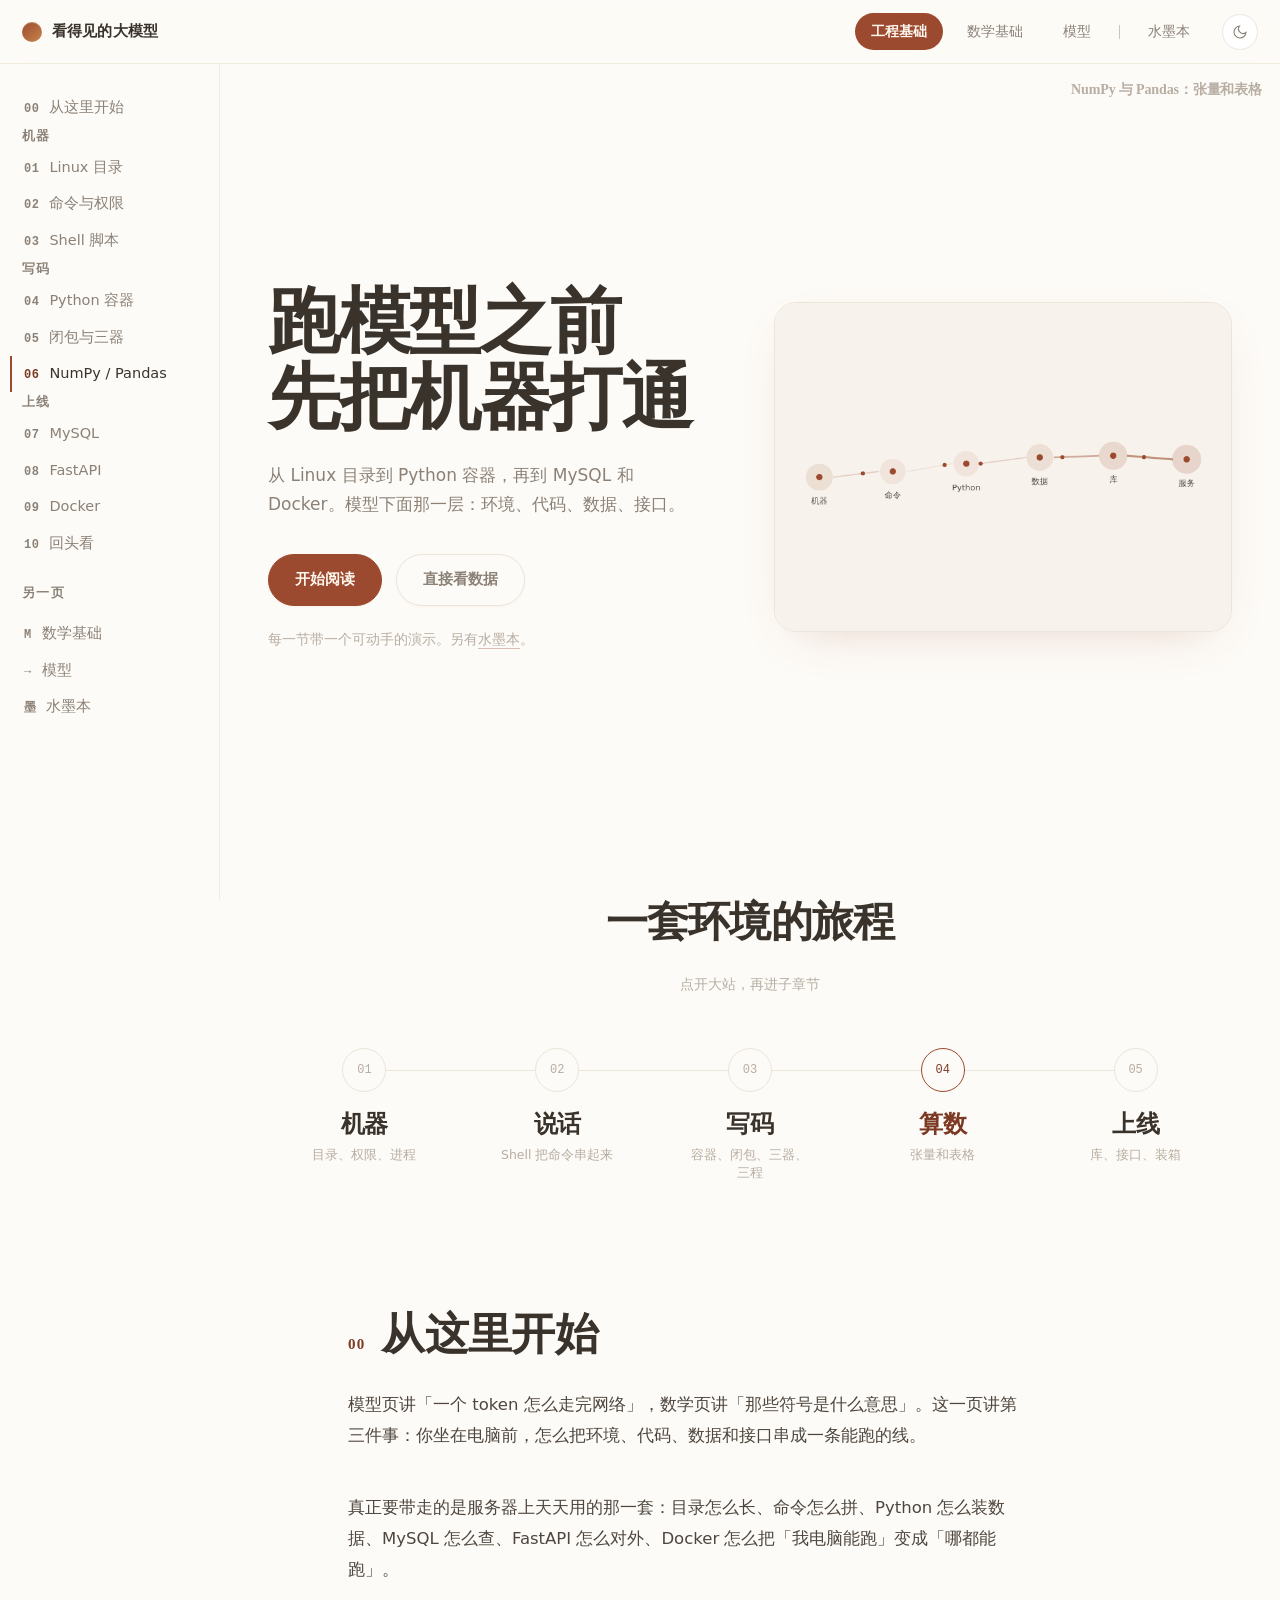
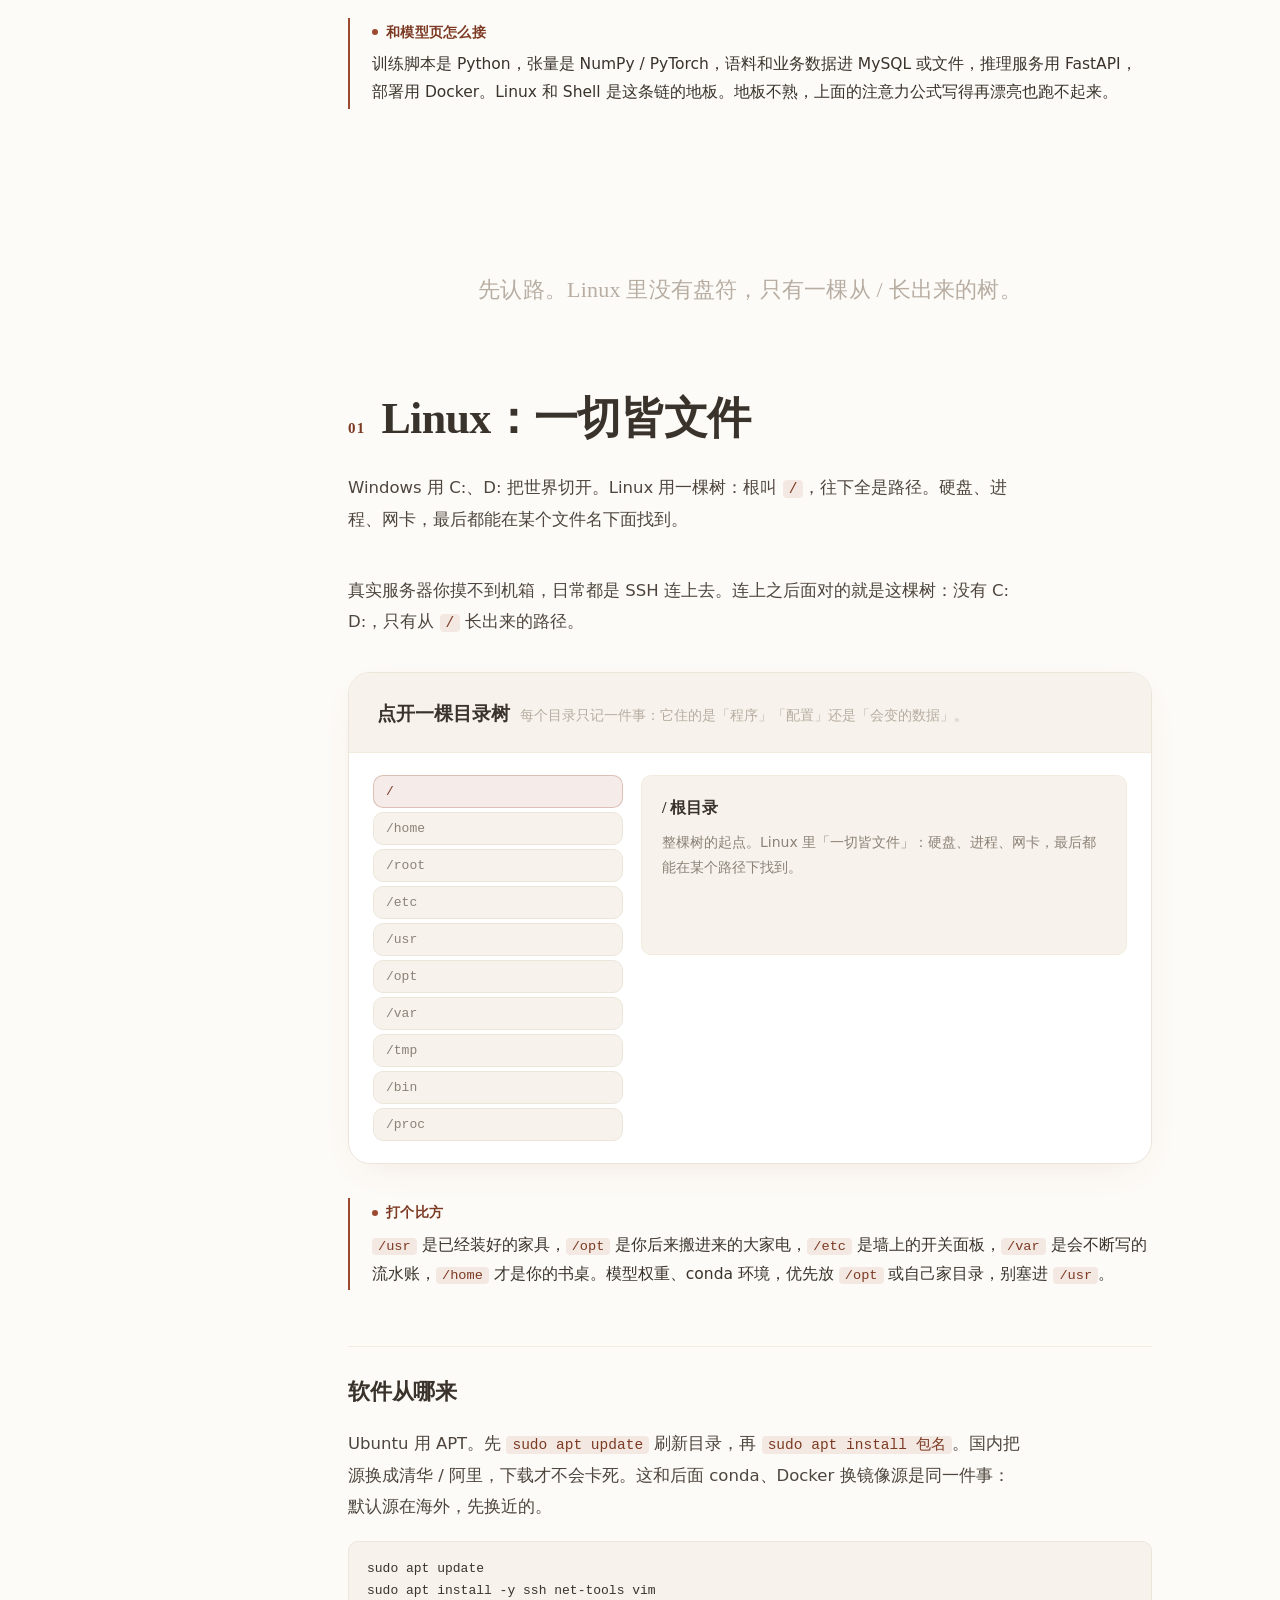
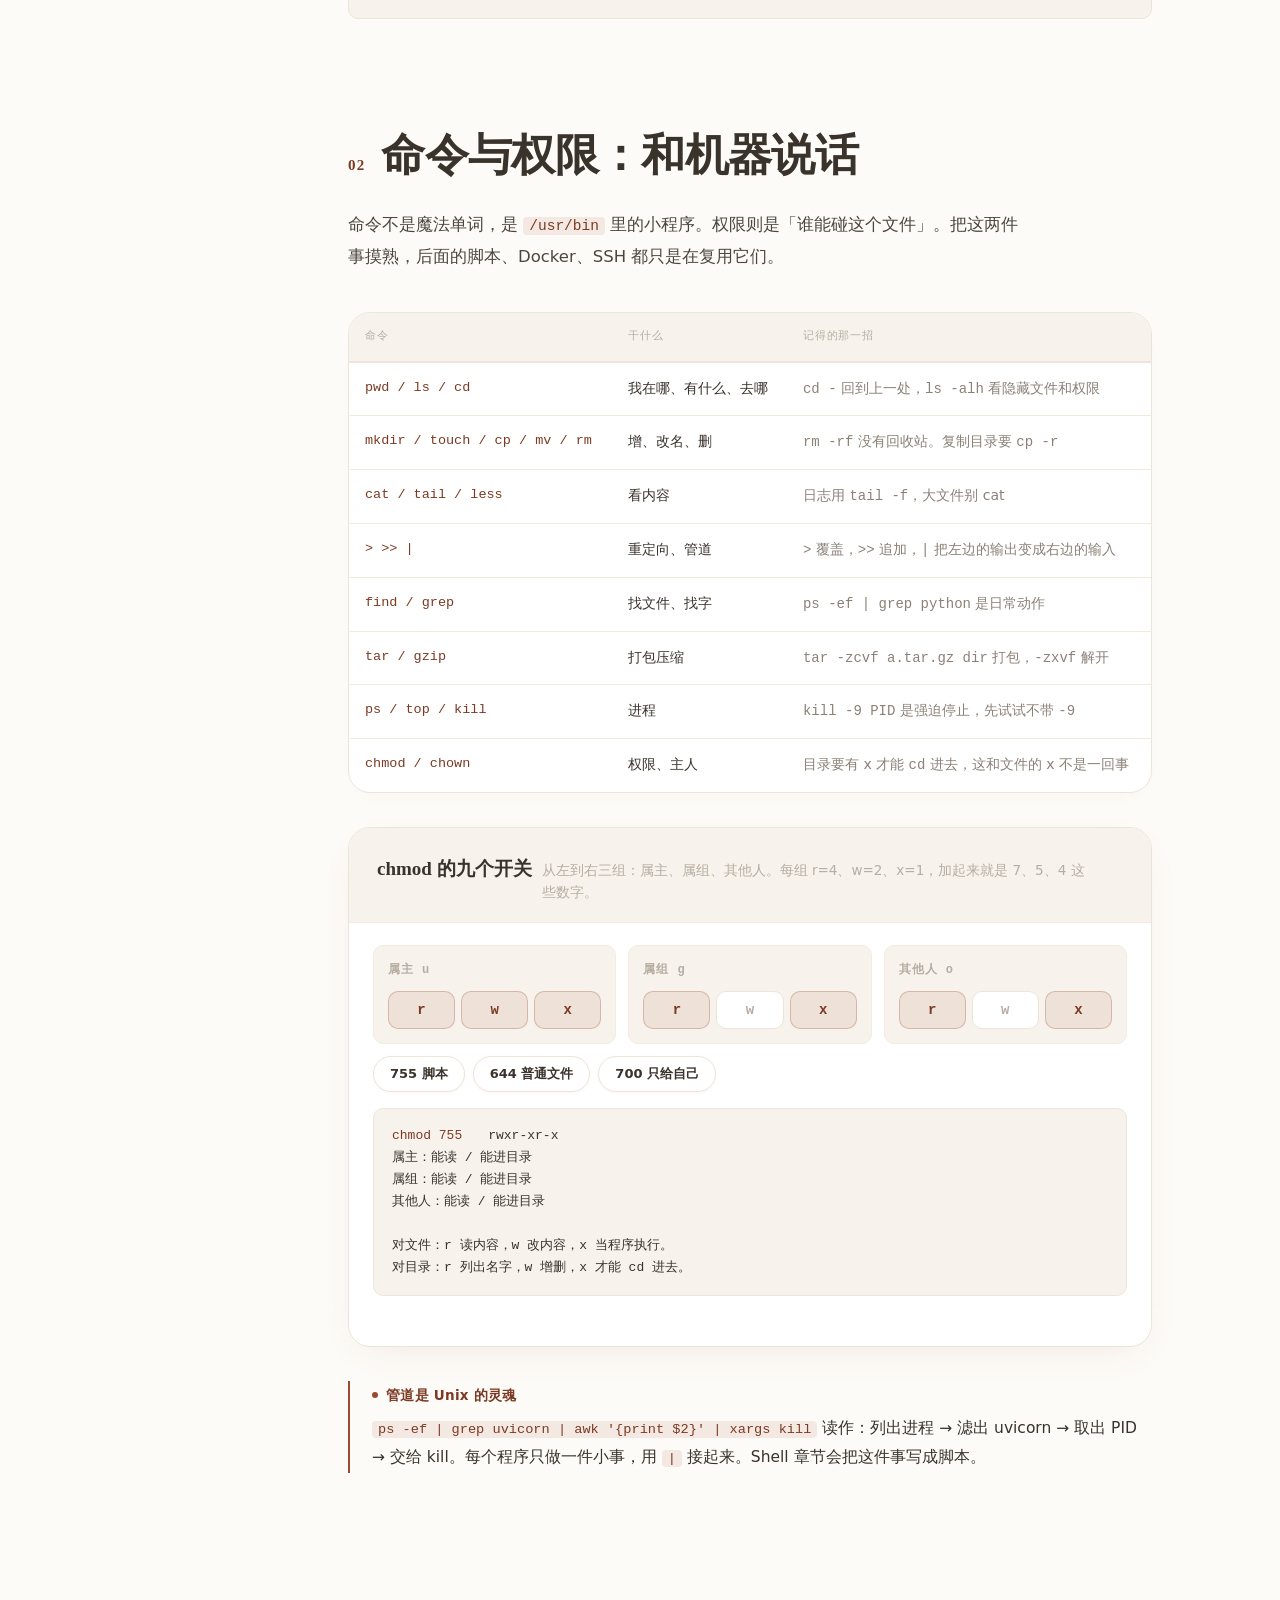
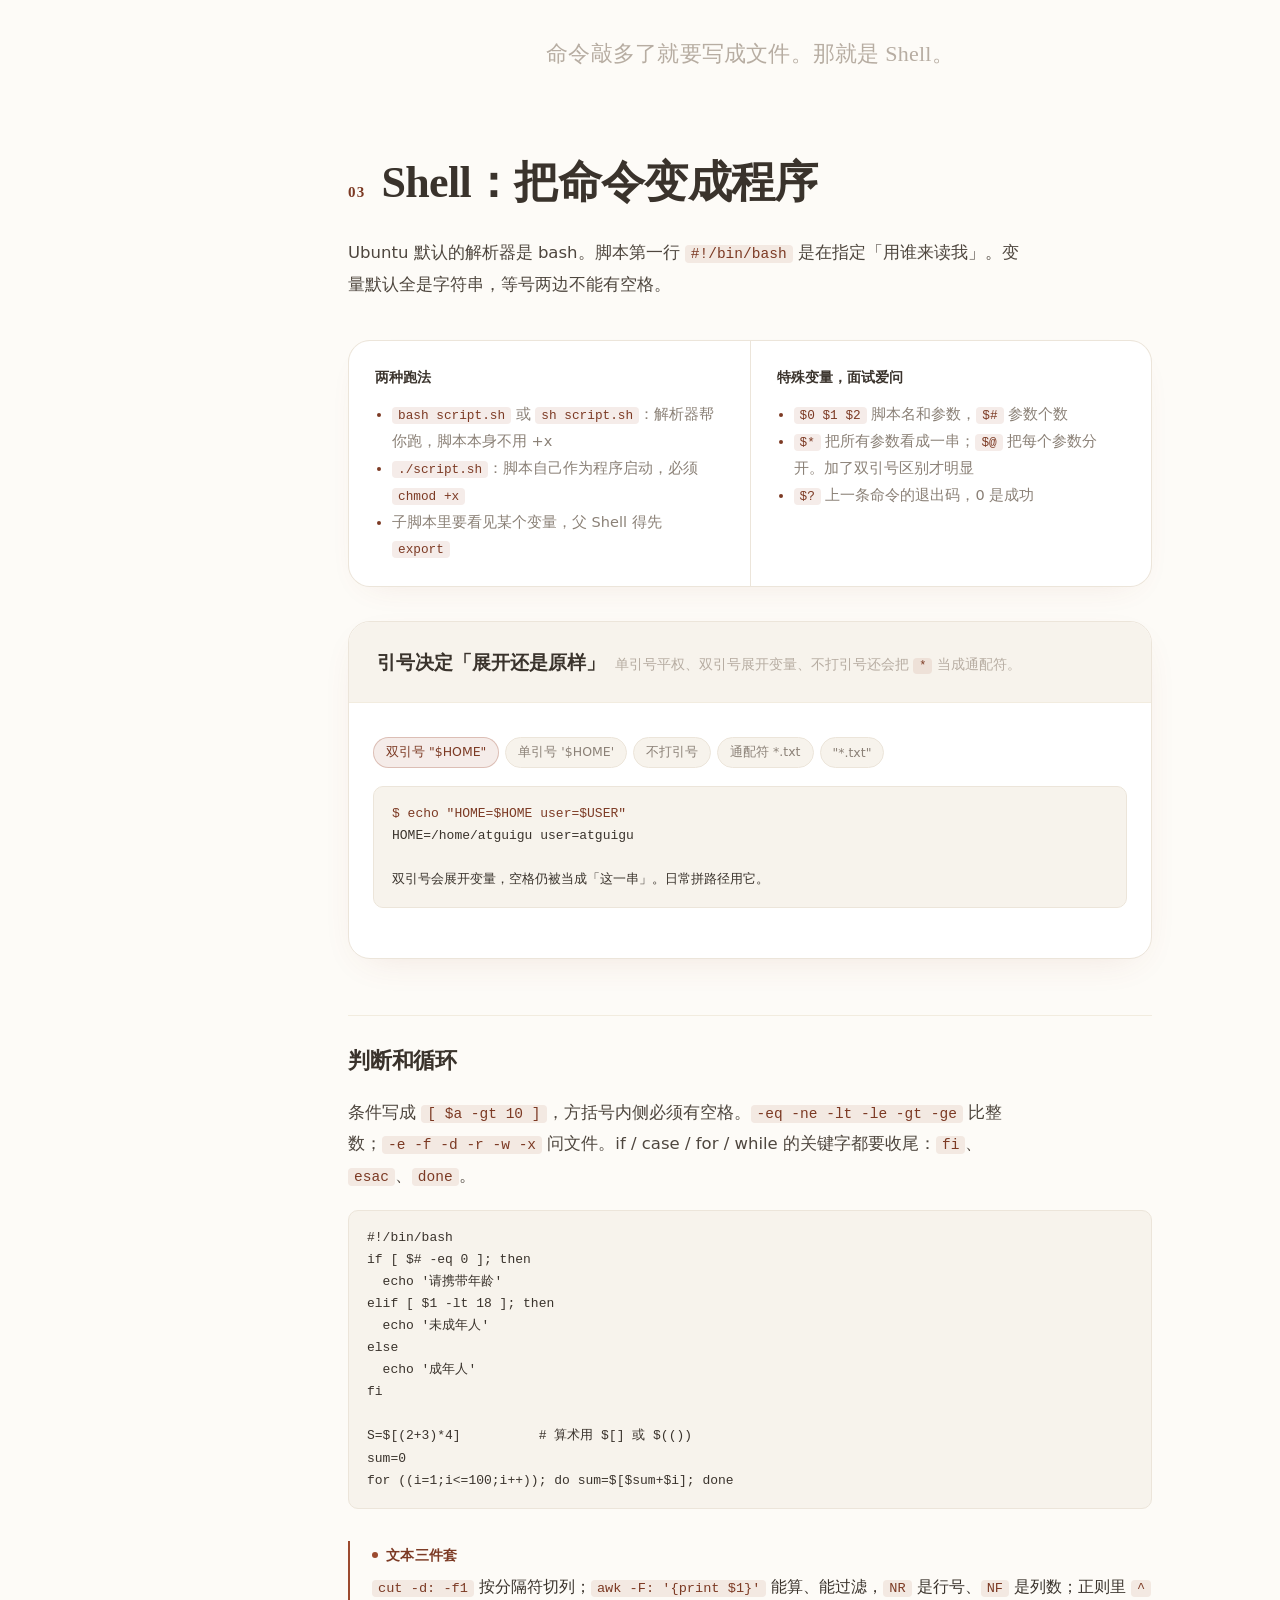
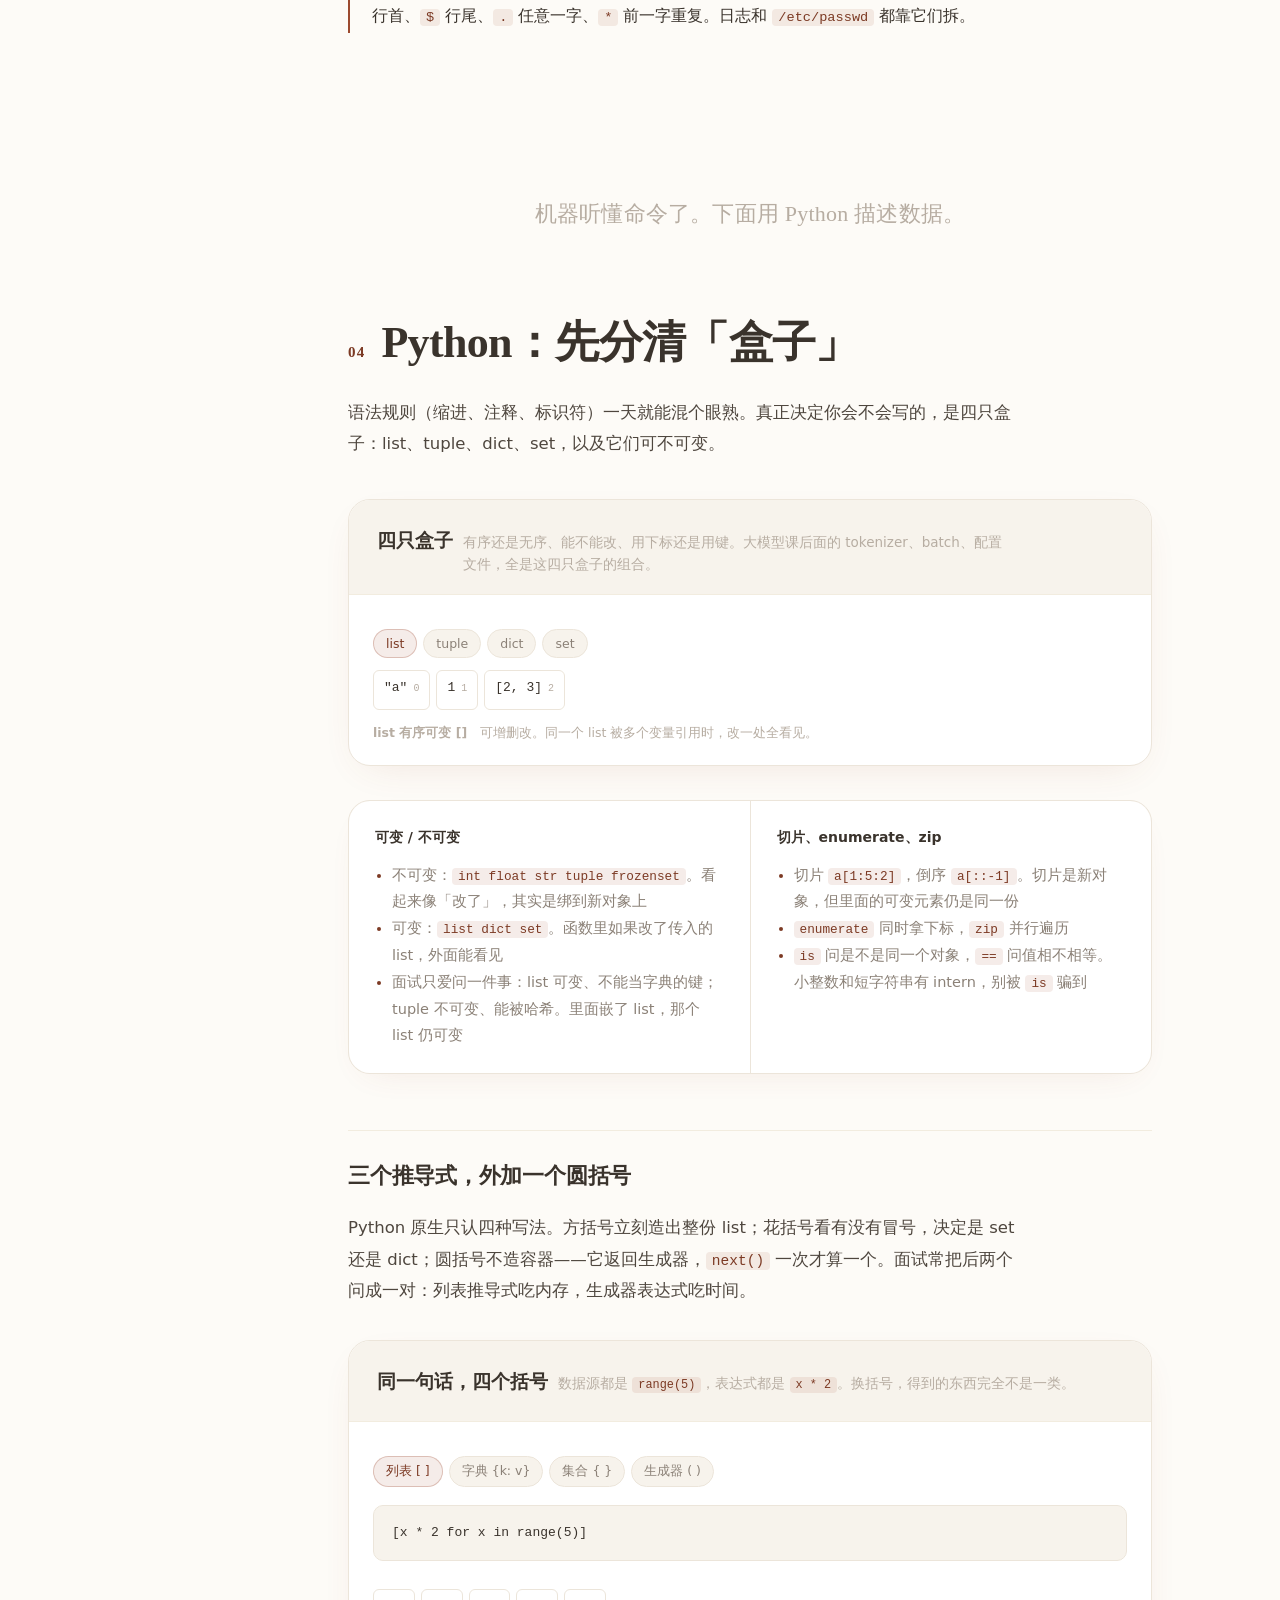
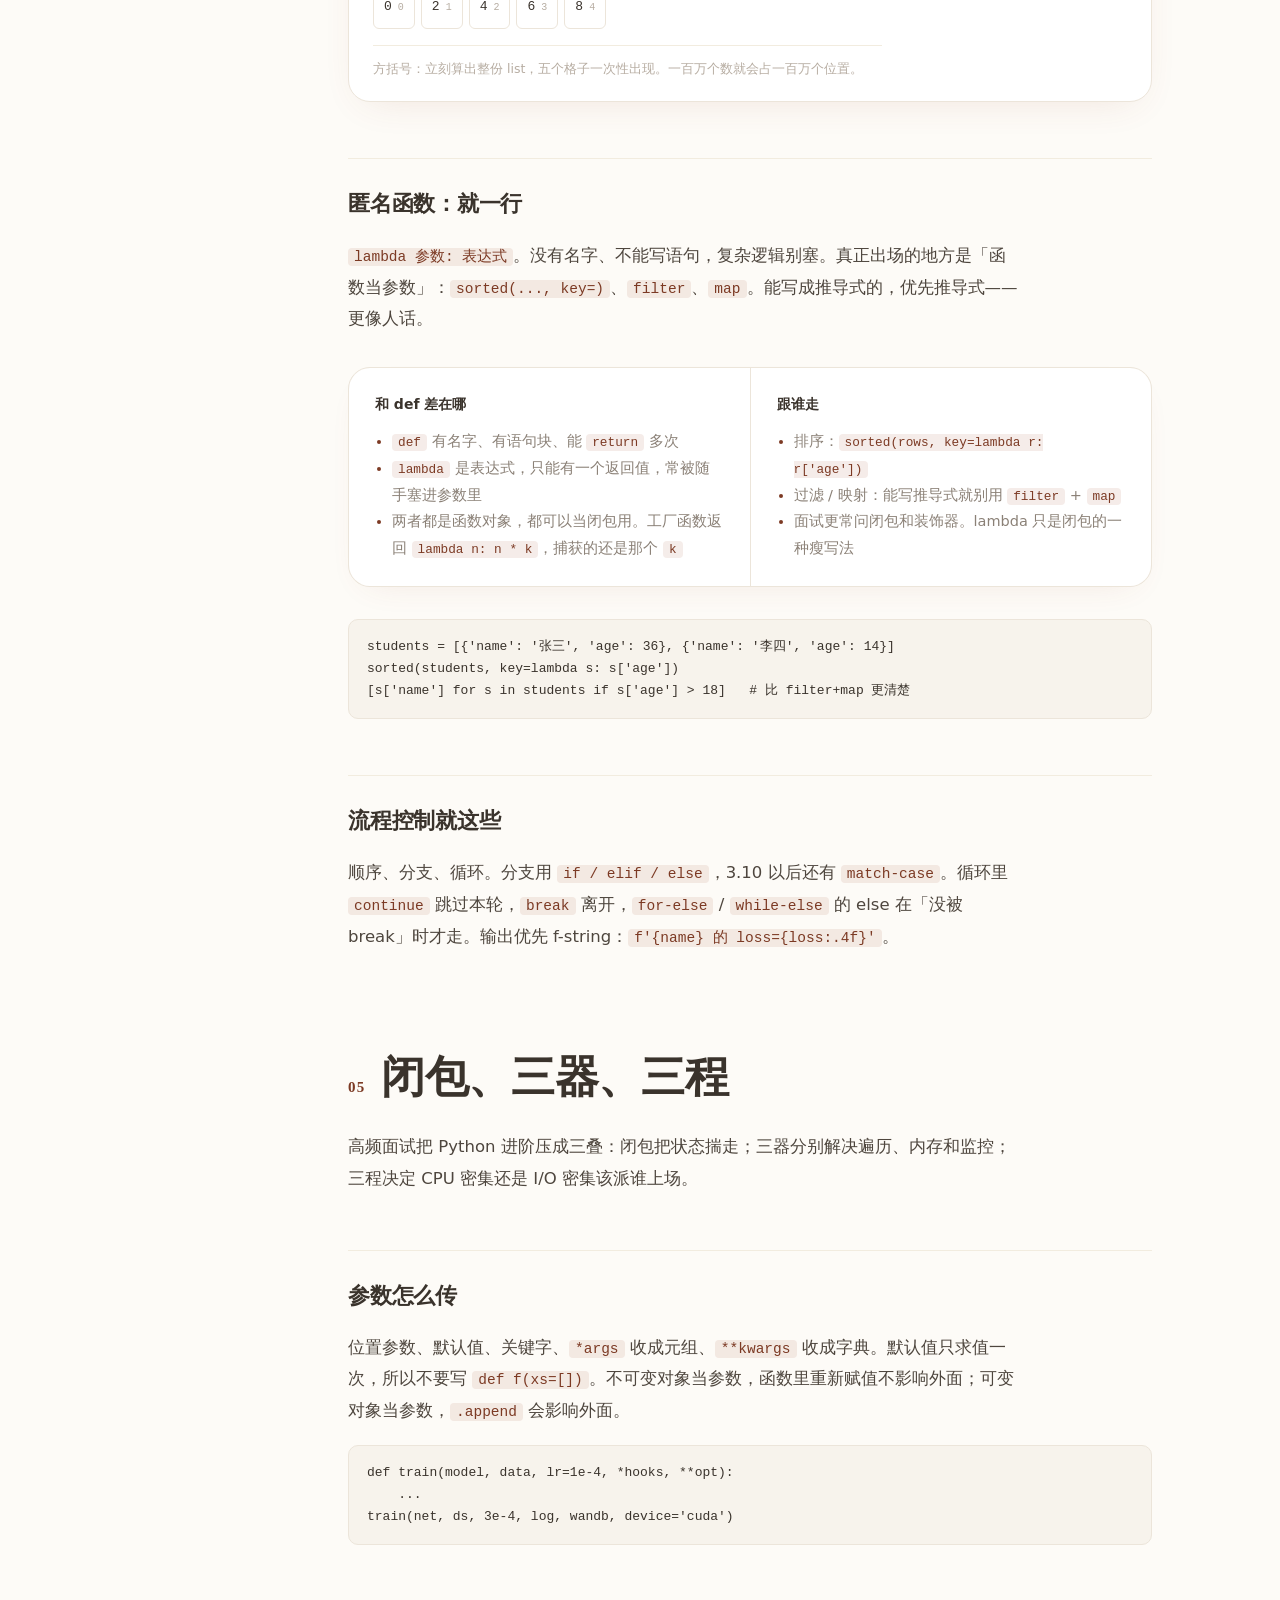
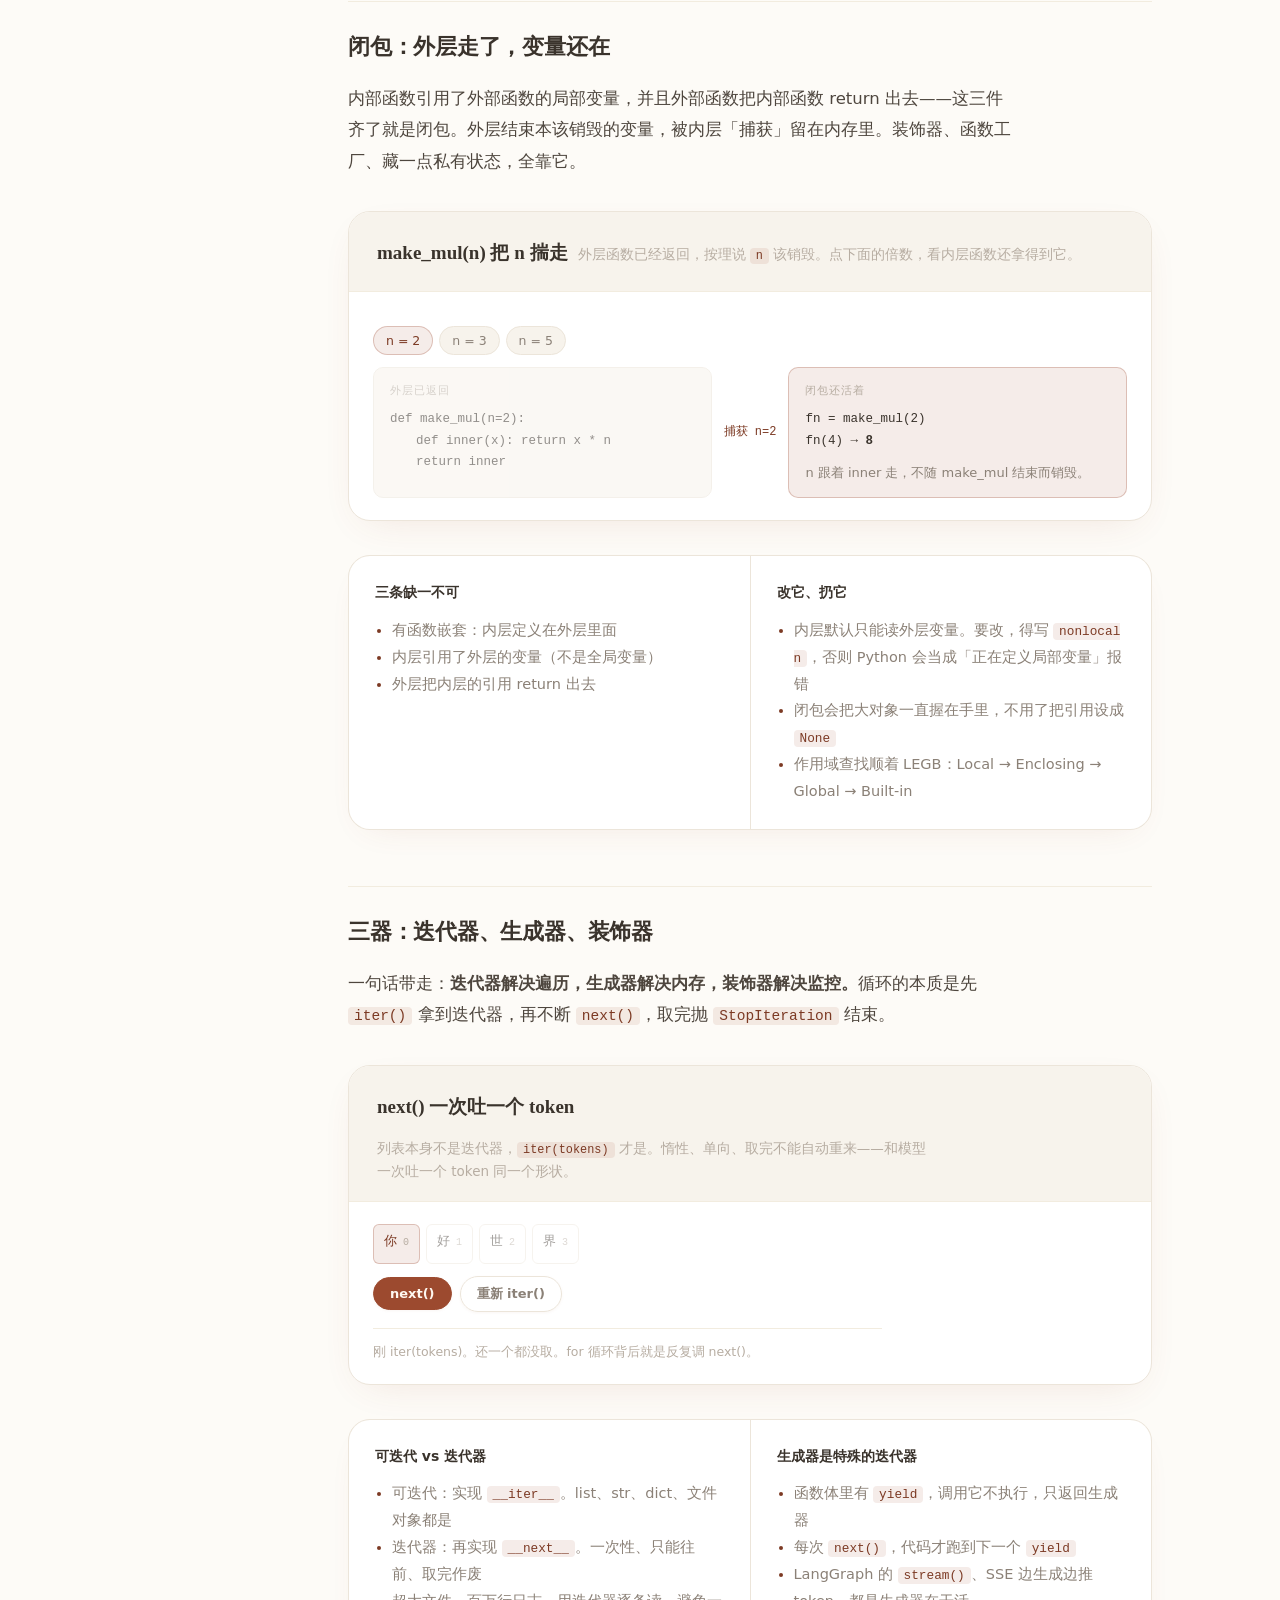
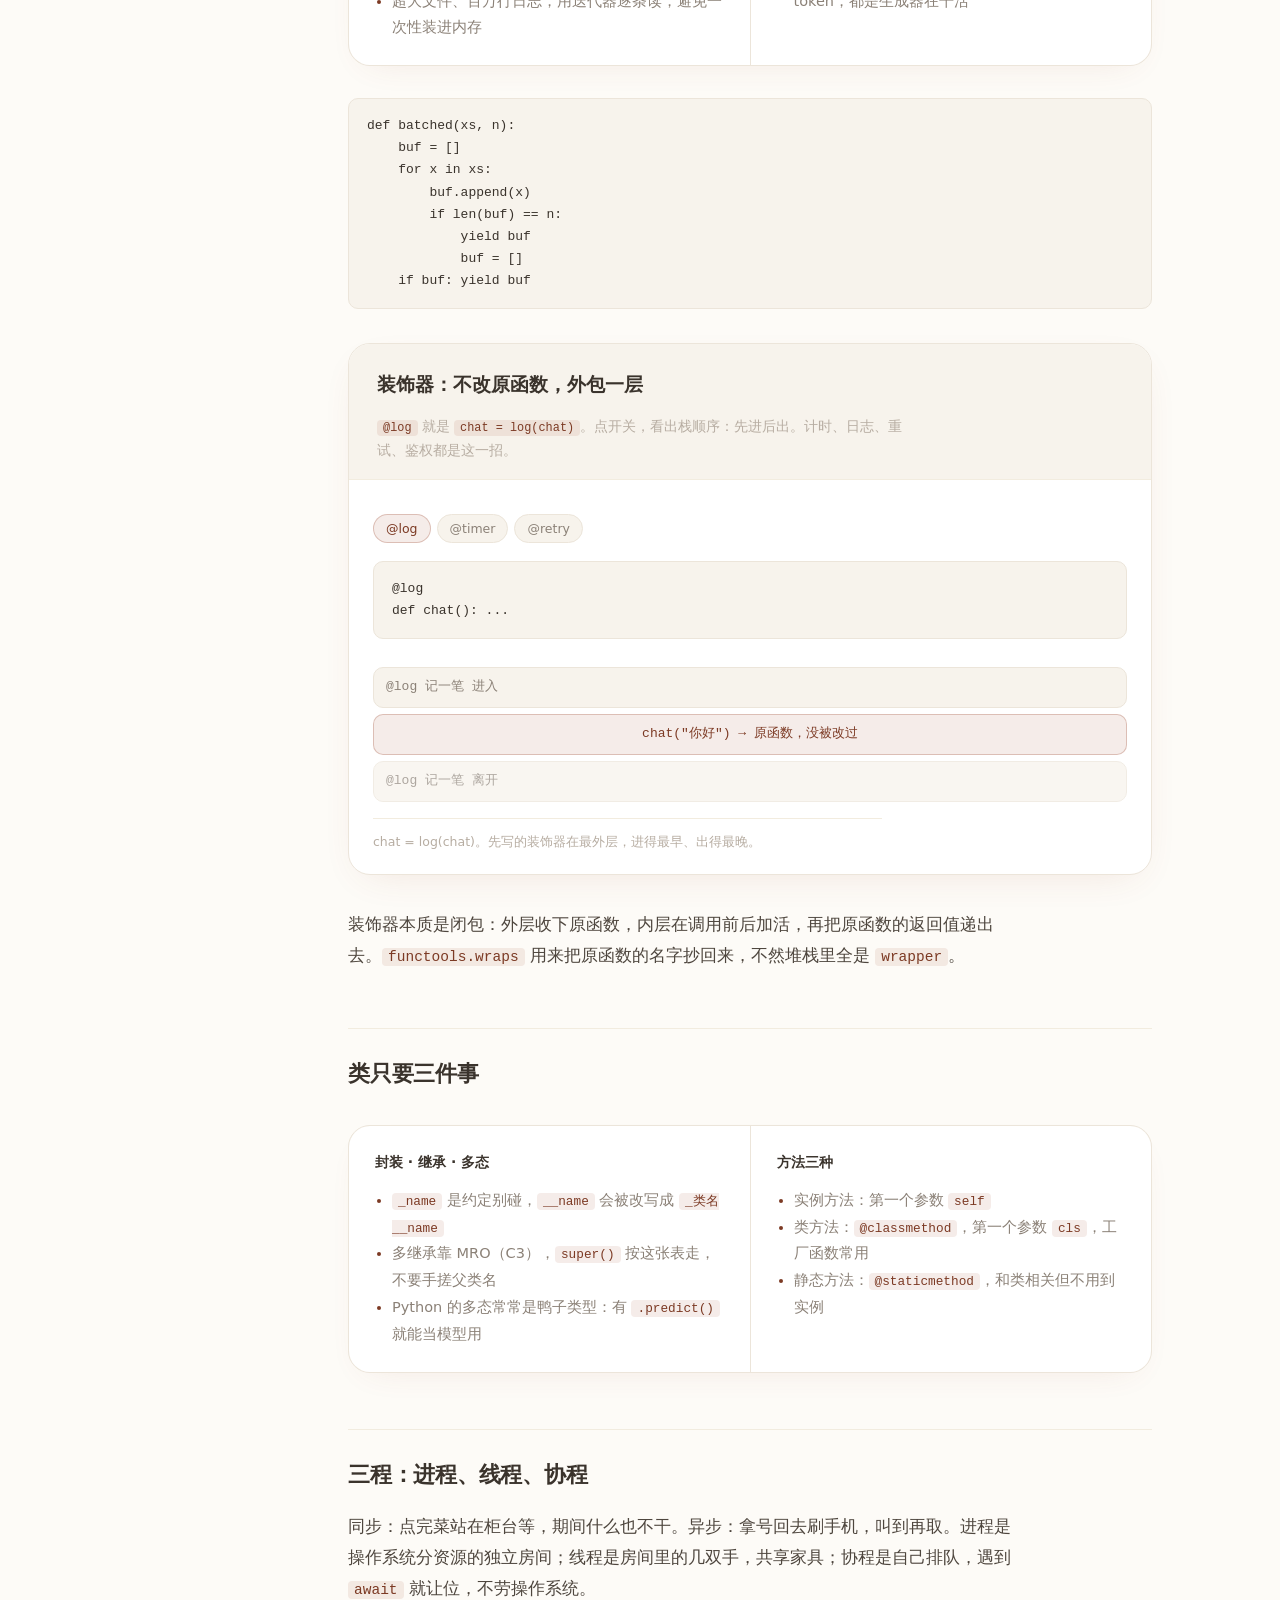
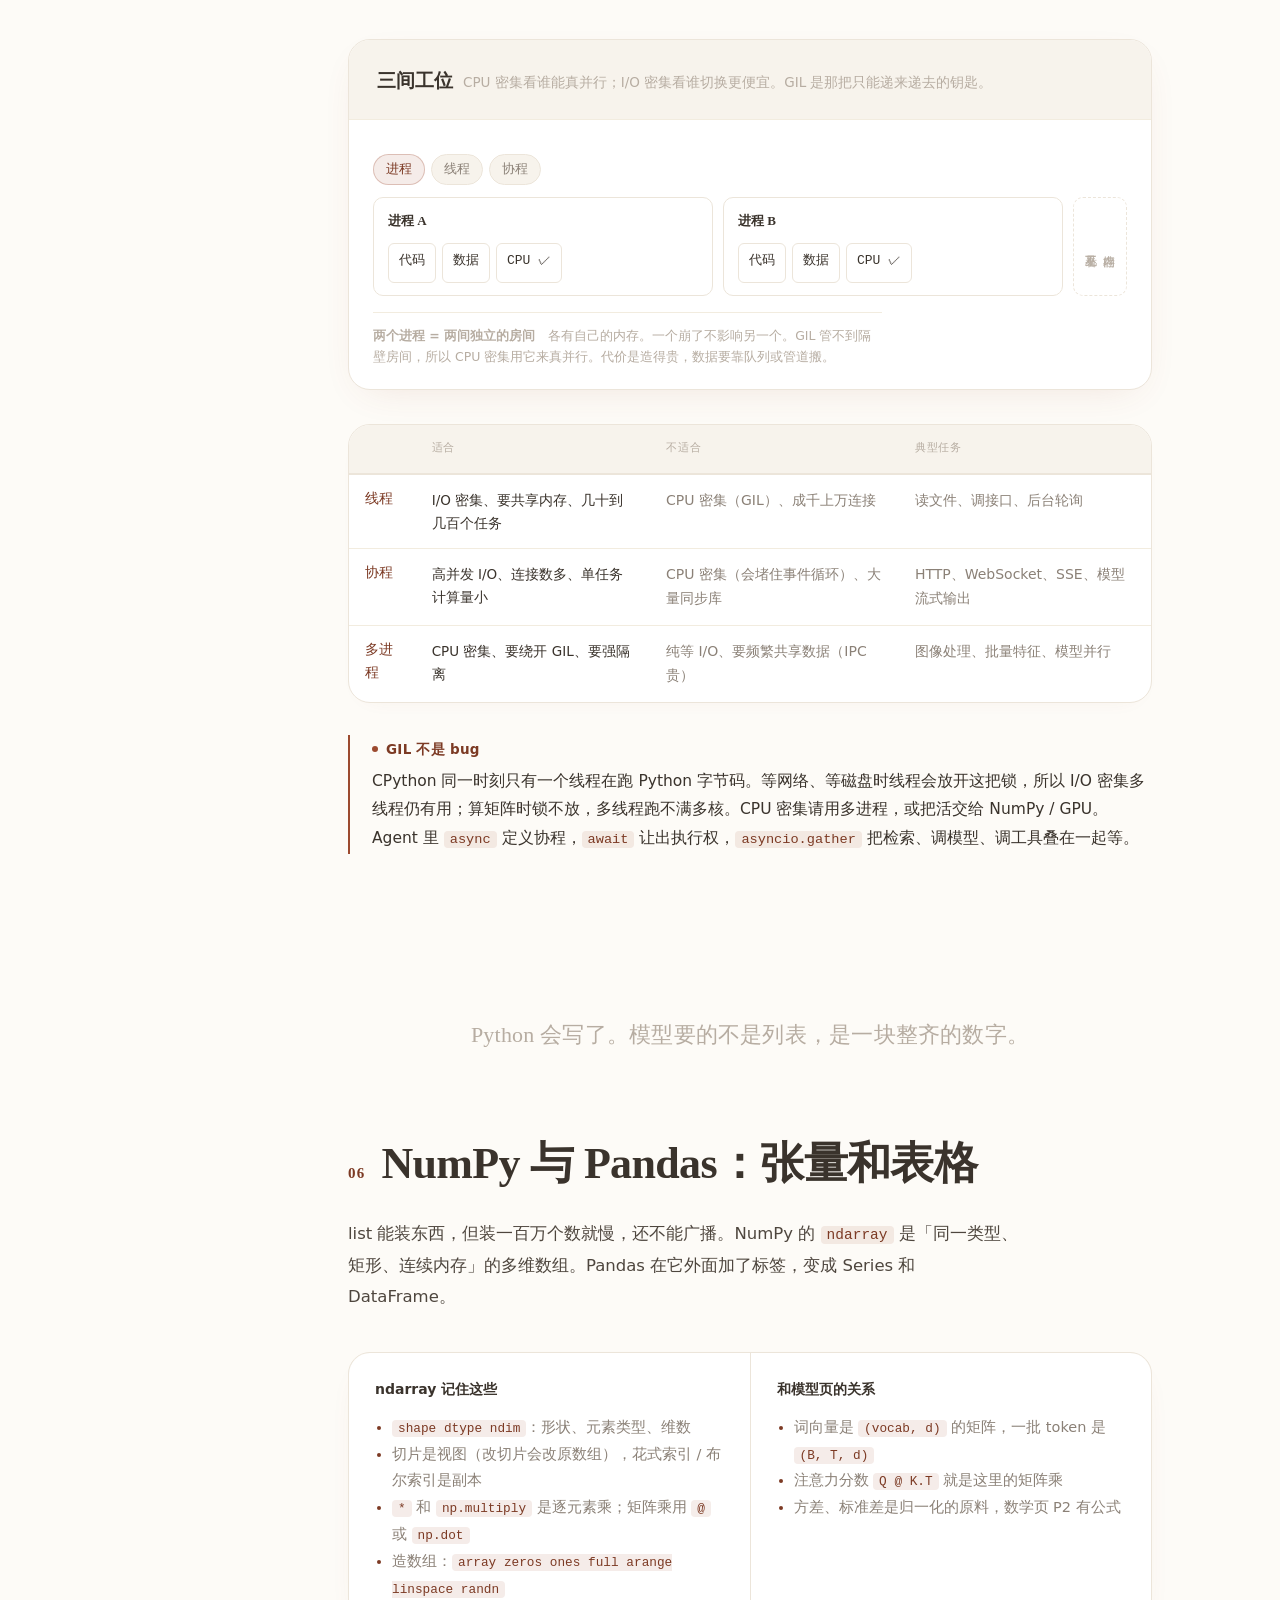
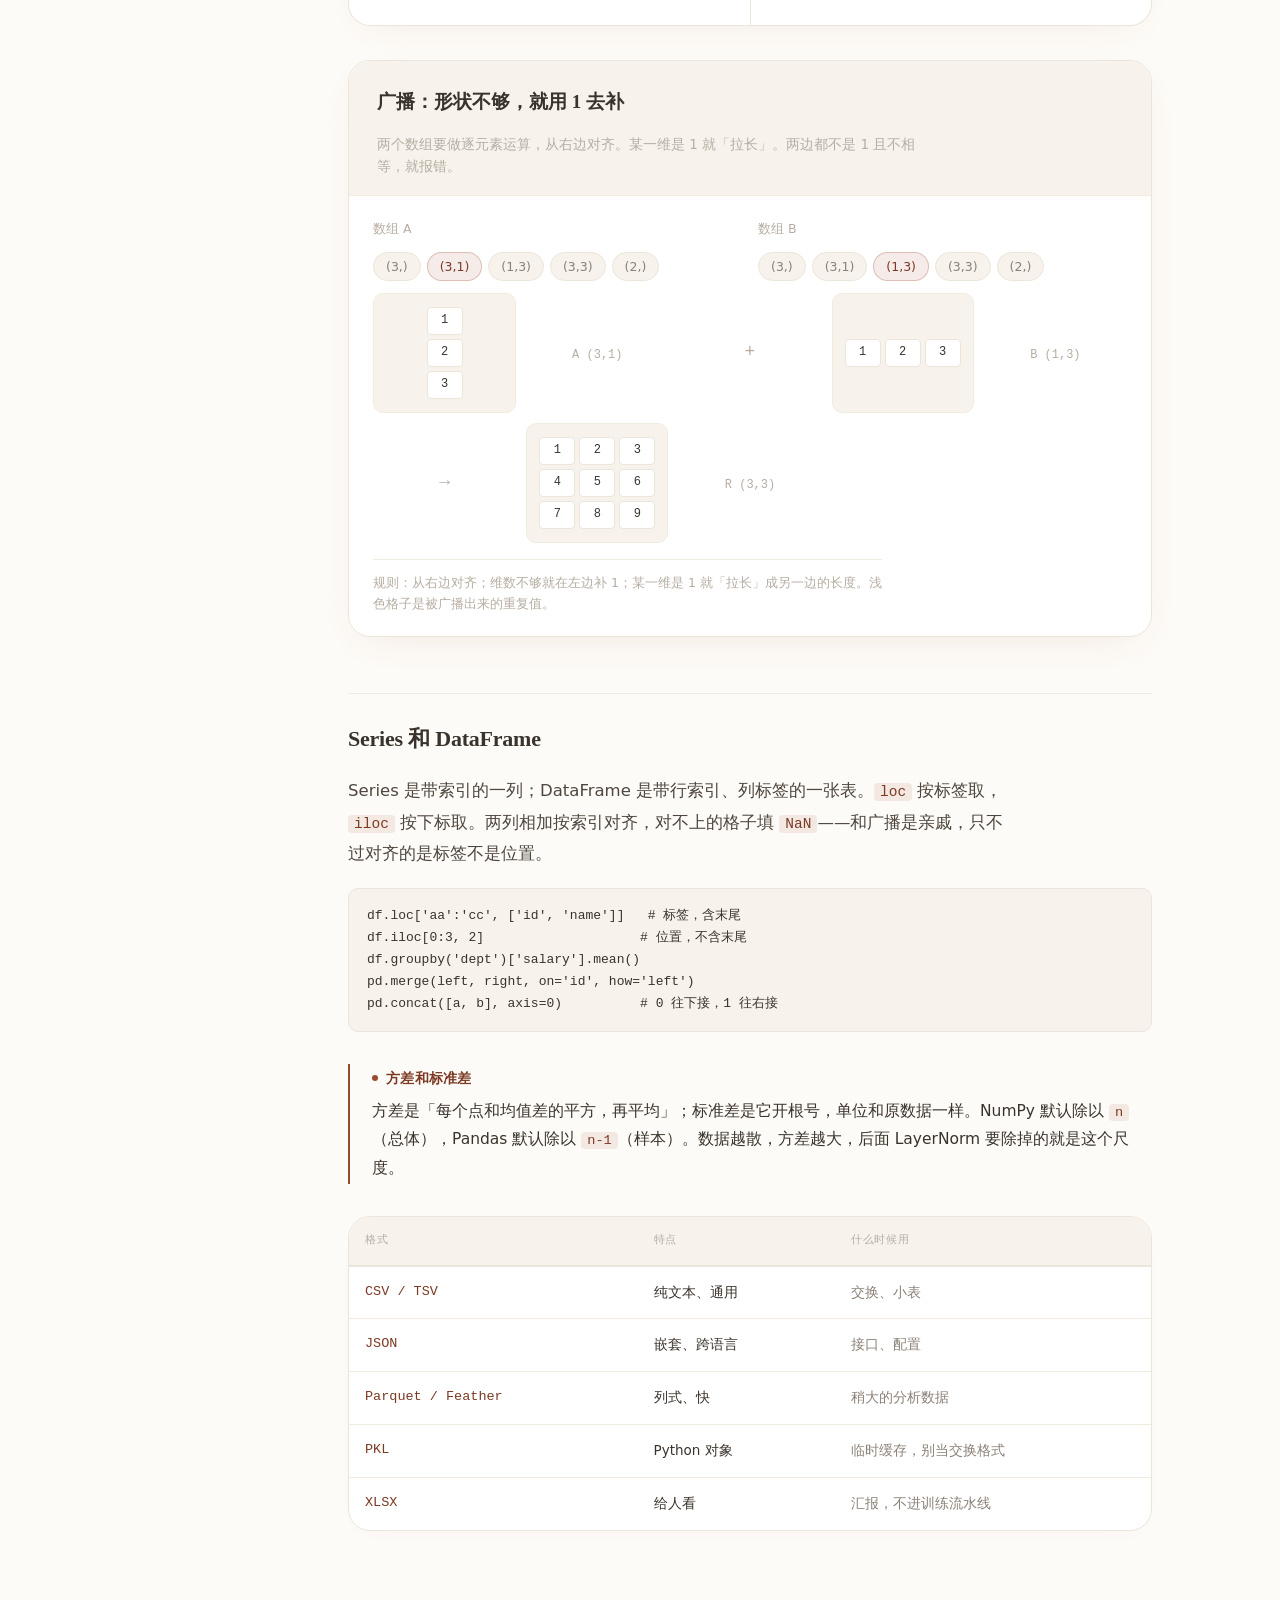
<file: basics.html>
<!DOCTYPE html>
<html lang="zh-CN">
<head>
<meta charset="utf-8">
<meta name="viewport" content="width=device-width, initial-scale=1">
<title>工程基础 · Linux、Python、MySQL、Docker</title>
<link rel="stylesheet" href="style.css">
<link rel="stylesheet" href="basics-extra.css">
<link rel="stylesheet" href="vendor/katex/katex.min.css">
<script>
  (function () {
    var t = localStorage.getItem('theme');
    if (t !== 'dark') t = 'light';
    document.documentElement.setAttribute('data-theme', t);
  })();
</script>
</head>
<body data-page="basics">

<header class="topbar">
  <a class="brand" href="basics.html">
    <span class="brand-mark"></span>
    <span class="brand-name">看得见的大模型</span>
  </a>
  <div class="topbar-right">
    <nav class="pagelinks">
      <a class="pagelink is-on" href="basics.html">工程基础</a>
      <a class="pagelink" href="math.html">数学基础</a>
      <a class="pagelink" href="index.html">模型</a>
      <span class="pagelink-sep" aria-hidden="true"></span>
      <a class="pagelink" href="ink-basics.html">水墨本</a>
    </nav>
    <button type="button" class="theme-btn" id="themeBtn" aria-label="切换深浅色">
      <svg class="i-moon" viewBox="0 0 24 24"><path d="M21 12.8A9 9 0 1 1 11.2 3a7 7 0 0 0 9.8 9.8z"/></svg>
      <svg class="i-sun" viewBox="0 0 24 24"><circle cx="12" cy="12" r="4.2"/><path d="M12 2v2M12 20v2M4.9 4.9l1.4 1.4M17.7 17.7l1.4 1.4M2 12h2M20 12h2M4.9 19.1l1.4-1.4M17.7 6.3l1.4-1.4"/></svg>
    </button>
  </div>
  <div class="progress"><i id="progressBar"></i><span class="progress-chap" id="progressChap"></span></div>
</header>

<aside class="rail">
  <ol class="rail-list">
    <li><a href="#primer"><b>00</b> 从这里开始</a></li>
    <li class="rail-sep rail-sep-tight">机器</li>
    <li><a href="#ch1"><b>01</b> Linux 目录</a></li>
    <li><a href="#ch2"><b>02</b> 命令与权限</a></li>
    <li><a href="#ch3"><b>03</b> Shell 脚本</a></li>
    <li class="rail-sep">写码</li>
    <li><a href="#ch4"><b>04</b> Python 容器</a></li>
    <li><a href="#ch5"><b>05</b> 闭包与三器</a></li>
    <li><a href="#ch6"><b>06</b> NumPy / Pandas</a></li>
    <li class="rail-sep">上线</li>
    <li><a href="#ch7"><b>07</b> MySQL</a></li>
    <li><a href="#ch8"><b>08</b> FastAPI</a></li>
    <li><a href="#ch9"><b>09</b> Docker</a></li>
    <li><a href="#ch10"><b>10</b> 回头看</a></li>
  </ol>
  <div class="rail-sep">另一页</div>
  <ol class="rail-list">
    <li><a href="math.html"><b>M</b> 数学基础</a></li>
    <li><a href="index.html"><b>→</b> 模型</a></li>
    <li><a href="ink-basics.html"><b>墨</b> 水墨本</a></li>
  </ol>
</aside>

<main>

<section id="hero" class="hero">
  <div class="hero-copy">
    <h1>跑模型之前<br>先把机器打通</h1>
    <p class="hero-sub">从 Linux 目录到 Python 容器，再到 MySQL 和 Docker。模型下面那一层：环境、代码、数据、接口。</p>
    <div class="hero-cta">
      <a class="btn btn-primary" href="#primer">开始阅读</a>
      <a class="btn btn-ghost" href="#ch6">直接看数据</a>
    </div>
    <p class="hero-quiet">每一节带一个可动手的演示。另有<a href="ink-basics.html">水墨本</a>。</p>
  </div>
  <div class="hero-viz">
    <canvas id="bHero" width="720" height="520" aria-label="工程基础流水线"></canvas>
  </div>
</section>

<section id="journey" class="journey">
  <div class="journey-head">
    <span class="journey-label">一套环境的旅程</span>
    <span class="journey-sub">点开大站，再进子章节</span>
  </div>
  <div class="journey-track">
    <div class="journey-hub" data-hub="os">
      <button type="button" class="journey-stop journey-hub-btn"><i>01</i><b>机器</b><small>目录、权限、进程</small></button>
      <div class="journey-subs">
        <button type="button" class="journey-substop" data-sec="ch1">01 Linux 目录</button>
        <button type="button" class="journey-substop" data-sec="ch2">02 命令与权限</button>
      </div>
    </div>
    <span class="j-link"></span>
    <div class="journey-hub" data-hub="sh">
      <button type="button" class="journey-stop journey-hub-btn"><i>02</i><b>说话</b><small>Shell 把命令串起来</small></button>
      <div class="journey-subs">
        <button type="button" class="journey-substop" data-sec="ch3">03 Shell 脚本</button>
      </div>
    </div>
    <span class="j-link"></span>
    <div class="journey-hub" data-hub="py">
      <button type="button" class="journey-stop journey-hub-btn"><i>03</i><b>写码</b><small>容器、闭包、三器、三程</small></button>
      <div class="journey-subs">
        <button type="button" class="journey-substop" data-sec="ch4">04 容器类型</button>
        <button type="button" class="journey-substop" data-sec="py-comp">推导式 / lambda</button>
        <button type="button" class="journey-substop" data-sec="ch5">05 闭包与三器</button>
        <button type="button" class="journey-substop" data-sec="py-conc">三程</button>
      </div>
    </div>
    <span class="j-link"></span>
    <div class="journey-hub" data-hub="data">
      <button type="button" class="journey-stop journey-hub-btn"><i>04</i><b>算数</b><small>张量和表格</small></button>
      <div class="journey-subs">
        <button type="button" class="journey-substop" data-sec="ch6">06 NumPy / Pandas</button>
      </div>
    </div>
    <span class="j-link"></span>
    <div class="journey-hub" data-hub="ship">
      <button type="button" class="journey-stop journey-hub-btn"><i>05</i><b>上线</b><small>库、接口、装箱</small></button>
      <div class="journey-subs">
        <button type="button" class="journey-substop" data-sec="ch7">07 MySQL</button>
        <button type="button" class="journey-substop" data-sec="ch8">08 FastAPI</button>
        <button type="button" class="journey-substop" data-sec="ch9">09 Docker</button>
      </div>
    </div>
  </div>
</section>

<section id="primer" class="ch">
  <div class="ch-head"><span class="ch-num">00</span><h2>从这里开始</h2></div>
  <p class="lead">模型页讲「一个 token 怎么走完网络」，数学页讲「那些符号是什么意思」。这一页讲第三件事：你坐在电脑前，怎么把环境、代码、数据和接口串成一条能跑的线。</p>
  <p>真正要带走的是服务器上天天用的那一套：目录怎么长、命令怎么拼、Python 怎么装数据、MySQL 怎么查、FastAPI 怎么对外、Docker 怎么把「我电脑能跑」变成「哪都能跑」。</p>
  <div class="note">
    <b>和模型页怎么接</b>
    训练脚本是 Python，张量是 NumPy / PyTorch，语料和业务数据进 MySQL 或文件，推理服务用 FastAPI，部署用 Docker。Linux 和 Shell 是这条链的地板。地板不熟，上面的注意力公式写得再漂亮也跑不起来。
  </div>
</section>

<div class="ch-air"><p>先认路。Linux 里没有盘符，只有一棵从 / 长出来的树。</p></div>

<section id="ch1" class="ch">
  <div class="ch-head"><span class="ch-num">01</span><h2>Linux：一切皆文件</h2></div>
  <p class="lead">Windows 用 C:、D: 把世界切开。Linux 用一棵树：根叫 <code>/</code>，往下全是路径。硬盘、进程、网卡，最后都能在某个文件名下面找到。</p>

  <p>真实服务器你摸不到机箱，日常都是 SSH 连上去。连上之后面对的就是这棵树：没有 C: D:，只有从 <code>/</code> 长出来的路径。</p>

  <div class="demo" id="fsDemo">
    <div class="demo-head">
      <h3>点开一棵目录树</h3>
      <p>每个目录只记一件事：它住的是「程序」「配置」还是「会变的数据」。</p>
    </div>
    <div class="demo-body">
      <div class="tree">
        <div class="tree-list">
          <button class="tree-item" data-k="/">/</button>
          <button class="tree-item" data-k="/home">/home</button>
          <button class="tree-item" data-k="/root">/root</button>
          <button class="tree-item" data-k="/etc">/etc</button>
          <button class="tree-item" data-k="/usr">/usr</button>
          <button class="tree-item" data-k="/opt">/opt</button>
          <button class="tree-item" data-k="/var">/var</button>
          <button class="tree-item" data-k="/tmp">/tmp</button>
          <button class="tree-item" data-k="/bin">/bin</button>
          <button class="tree-item" data-k="/proc">/proc</button>
        </div>
        <div class="tree-detail" id="fsDetail"></div>
      </div>
    </div>
  </div>

  <div class="note">
    <b>打个比方</b>
    <code>/usr</code> 是已经装好的家具，<code>/opt</code> 是你后来搬进来的大家电，<code>/etc</code> 是墙上的开关面板，<code>/var</code> 是会不断写的流水账，<code>/home</code> 才是你的书桌。模型权重、conda 环境，优先放 <code>/opt</code> 或自己家目录，别塞进 <code>/usr</code>。
  </div>

  <h3 class="sub">软件从哪来</h3>
  <p>Ubuntu 用 APT。先 <code>sudo apt update</code> 刷新目录，再 <code>sudo apt install 包名</code>。国内把源换成清华 / 阿里，下载才不会卡死。这和后面 conda、Docker 换镜像源是同一件事：默认源在海外，先换近的。</p>
  <pre><code>sudo apt update
sudo apt install -y ssh net-tools vim</code></pre>
</section>

<section id="ch2" class="ch">
  <div class="ch-head"><span class="ch-num">02</span><h2>命令与权限：和机器说话</h2></div>
  <p class="lead">命令不是魔法单词，是 <code>/usr/bin</code> 里的小程序。权限则是「谁能碰这个文件」。把这两件事摸熟，后面的脚本、Docker、SSH 都只是在复用它们。</p>

  <table class="symtable wide">
    <thead><tr><th>命令</th><th>干什么</th><th>记得的那一招</th></tr></thead>
    <tbody>
      <tr><td>pwd / ls / cd</td><td>我在哪、有什么、去哪</td><td><code>cd -</code> 回到上一处，<code>ls -alh</code> 看隐藏文件和权限</td></tr>
      <tr><td>mkdir / touch / cp / mv / rm</td><td>增、改名、删</td><td><code>rm -rf</code> 没有回收站。复制目录要 <code>cp -r</code></td></tr>
      <tr><td>cat / tail / less</td><td>看内容</td><td>日志用 <code>tail -f</code>，大文件别 cat</td></tr>
      <tr><td>&gt;  &gt;&gt;  |</td><td>重定向、管道</td><td><code>&gt;</code> 覆盖，<code>&gt;&gt;</code> 追加，<code>|</code> 把左边的输出变成右边的输入</td></tr>
      <tr><td>find / grep</td><td>找文件、找字</td><td><code>ps -ef | grep python</code> 是日常动作</td></tr>
      <tr><td>tar / gzip</td><td>打包压缩</td><td><code>tar -zcvf a.tar.gz dir</code> 打包，<code>-zxvf</code> 解开</td></tr>
      <tr><td>ps / top / kill</td><td>进程</td><td><code>kill -9 PID</code> 是强迫停止，先试试不带 <code>-9</code></td></tr>
      <tr><td>chmod / chown</td><td>权限、主人</td><td>目录要有 x 才能 <code>cd</code> 进去，这和文件的 x 不是一回事</td></tr>
    </tbody>
  </table>

  <div class="demo">
    <div class="demo-head">
      <h3>chmod 的九个开关</h3>
      <p>从左到右三组：属主、属组、其他人。每组 r=4、w=2、x=1，加起来就是 7、5、4 这些数字。</p>
    </div>
    <div class="demo-body">
      <div class="perm">
        <div class="perm-g"><h4>属主 u</h4><div class="perm-bits">
          <button class="perm-bit is-on">r</button><button class="perm-bit is-on">w</button><button class="perm-bit is-on">x</button>
        </div></div>
        <div class="perm-g"><h4>属组 g</h4><div class="perm-bits">
          <button class="perm-bit is-on">r</button><button class="perm-bit">w</button><button class="perm-bit is-on">x</button>
        </div></div>
        <div class="perm-g"><h4>其他人 o</h4><div class="perm-bits">
          <button class="perm-bit is-on">r</button><button class="perm-bit">w</button><button class="perm-bit is-on">x</button>
        </div></div>
      </div>
      <div class="btn-row">
        <button class="btn btn-sm" data-perm="755">755 脚本</button>
        <button class="btn btn-sm" data-perm="644">644 普通文件</button>
        <button class="btn btn-sm" data-perm="700">700 只给自己</button>
      </div>
      <pre class="term" id="permOut" style="margin-top:16px"></pre>
    </div>
  </div>

  <div class="note">
    <b>管道是 Unix 的灵魂</b>
    <code>ps -ef | grep uvicorn | awk '{print $2}' | xargs kill</code> 读作：列出进程 → 滤出 uvicorn → 取出 PID → 交给 kill。每个程序只做一件小事，用 <code>|</code> 接起来。Shell 章节会把这件事写成脚本。
  </div>
</section>

<div class="ch-air"><p>命令敲多了就要写成文件。那就是 Shell。</p></div>

<section id="ch3" class="ch">
  <div class="ch-head"><span class="ch-num">03</span><h2>Shell：把命令变成程序</h2></div>
  <p class="lead">Ubuntu 默认的解析器是 bash。脚本第一行 <code>#!/bin/bash</code> 是在指定「用谁来读我」。变量默认全是字符串，等号两边不能有空格。</p>

  <div class="compare">
    <div class="cmp-col"><h4>两种跑法</h4>
      <ul>
        <li><code>bash script.sh</code> 或 <code>sh script.sh</code>：解析器帮你跑，脚本本身不用 +x</li>
        <li><code>./script.sh</code>：脚本自己作为程序启动，必须 <code>chmod +x</code></li>
        <li>子脚本里要看见某个变量，父 Shell 得先 <code>export</code></li>
      </ul>
    </div>
    <div class="cmp-col"><h4>特殊变量，面试爱问</h4>
      <ul>
        <li><code>$0 $1 $2</code> 脚本名和参数，<code>$#</code> 参数个数</li>
        <li><code>$*</code> 把所有参数看成一串；<code>$@</code> 把每个参数分开。加了双引号区别才明显</li>
        <li><code>$?</code> 上一条命令的退出码，0 是成功</li>
      </ul>
    </div>
  </div>

  <div class="demo" id="shDemo">
    <div class="demo-head">
      <h3>引号决定「展开还是原样」</h3>
      <p>单引号平权、双引号展开变量、不打引号还会把 <code>*</code> 当成通配符。</p>
    </div>
    <div class="demo-body">
      <div class="chip-row">
        <button class="chip is-on" data-mode="double">双引号 "$HOME"</button>
        <button class="chip" data-mode="single">单引号 '$HOME'</button>
        <button class="chip" data-mode="none">不打引号</button>
        <button class="chip" data-mode="star">通配符 *.txt</button>
        <button class="chip" data-mode="qstar">"*.txt"</button>
      </div>
      <pre class="term" id="shOut"></pre>
    </div>
  </div>

  <h3 class="sub">判断和循环</h3>
  <p>条件写成 <code>[ $a -gt 10 ]</code>，方括号内侧必须有空格。<code>-eq -ne -lt -le -gt -ge</code> 比整数；<code>-e -f -d -r -w -x</code> 问文件。if / case / for / while 的关键字都要收尾：<code>fi</code>、<code>esac</code>、<code>done</code>。</p>
  <pre><code>#!/bin/bash
if [ $# -eq 0 ]; then
  echo '请携带年龄'
elif [ $1 -lt 18 ]; then
  echo '未成年人'
else
  echo '成年人'
fi

S=$[(2+3)*4]          # 算术用 $[] 或 $(())
sum=0
for ((i=1;i<=100;i++)); do sum=$[$sum+$i]; done</code></pre>

  <div class="note">
    <b>文本三件套</b>
    <code>cut -d: -f1</code> 按分隔符切列；<code>awk -F: '{print $1}'</code> 能算、能过滤，<code>NR</code> 是行号、<code>NF</code> 是列数；正则里 <code>^</code> 行首、<code>$</code> 行尾、<code>.</code> 任意一字、<code>*</code> 前一字重复。日志和 <code>/etc/passwd</code> 都靠它们拆。
  </div>
</section>

<div class="ch-air"><p>机器听懂命令了。下面用 Python 描述数据。</p></div>

<section id="ch4" class="ch">
  <div class="ch-head"><span class="ch-num">04</span><h2>Python：先分清「盒子」</h2></div>
  <p class="lead">语法规则（缩进、注释、标识符）一天就能混个眼熟。真正决定你会不会写的，是四只盒子：list、tuple、dict、set，以及它们可不可变。</p>

  <div class="demo" id="boxDemo">
    <div class="demo-head">
      <h3>四只盒子</h3>
      <p>有序还是无序、能不能改、用下标还是用键。大模型课后面的 tokenizer、batch、配置文件，全是这四只盒子的组合。</p>
    </div>
    <div class="demo-body">
      <div class="chip-row">
        <button class="chip is-on" data-k="list">list</button>
        <button class="chip" data-k="tuple">tuple</button>
        <button class="chip" data-k="dict">dict</button>
        <button class="chip" data-k="set">set</button>
      </div>
      <div id="boxStage"></div>
    </div>
  </div>

  <div class="compare">
    <div class="cmp-col"><h4>可变 / 不可变</h4>
      <ul>
        <li>不可变：<code>int float str tuple frozenset</code>。看起来像「改了」，其实是绑到新对象上</li>
        <li>可变：<code>list dict set</code>。函数里如果改了传入的 list，外面能看见</li>
        <li>面试只爱问一件事：list 可变、不能当字典的键；tuple 不可变、能被哈希。里面嵌了 list，那个 list 仍可变</li>
      </ul>
    </div>
    <div class="cmp-col"><h4>切片、enumerate、zip</h4>
      <ul>
        <li>切片 <code>a[1:5:2]</code>，倒序 <code>a[::-1]</code>。切片是新对象，但里面的可变元素仍是同一份</li>
        <li><code>enumerate</code> 同时拿下标，<code>zip</code> 并行遍历</li>
        <li><code>is</code> 问是不是同一个对象，<code>==</code> 问值相不相等。小整数和短字符串有 intern，别被 <code>is</code> 骗到</li>
      </ul>
    </div>
  </div>

  <h3 class="sub" id="py-comp">三个推导式，外加一个圆括号</h3>
  <p>Python 原生只认四种写法。方括号立刻造出整份 list；花括号看有没有冒号，决定是 set 还是 dict；圆括号不造容器——它返回生成器，<code>next()</code> 一次才算一个。面试常把后两个问成一对：列表推导式吃内存，生成器表达式吃时间。</p>

  <div class="demo" id="compDemo">
    <div class="demo-head">
      <h3>同一句话，四个括号</h3>
      <p>数据源都是 <code>range(5)</code>，表达式都是 <code>x * 2</code>。换括号，得到的东西完全不是一类。</p>
    </div>
    <div class="demo-body">
      <div class="chip-row">
        <button class="chip is-on" data-k="list">列表 [ ]</button>
        <button class="chip" data-k="dict">字典 {k: v}</button>
        <button class="chip" data-k="set">集合 { }</button>
        <button class="chip" data-k="gen">生成器 ( )</button>
      </div>
      <pre id="compCode"></pre>
      <div id="compStage"></div>
      <div class="btn-row" id="compBtns" hidden>
        <button class="btn btn-sm btn-primary" id="compNext">next()</button>
        <button class="btn btn-sm btn-ghost" id="compReset">重新生成</button>
      </div>
    </div>
  </div>

  <h3 class="sub" id="py-lambda">匿名函数：就一行</h3>
  <p><code>lambda 参数: 表达式</code>。没有名字、不能写语句，复杂逻辑别塞。真正出场的地方是「函数当参数」：<code>sorted(..., key=)</code>、<code>filter</code>、<code>map</code>。能写成推导式的，优先推导式——更像人话。</p>
  <div class="compare">
    <div class="cmp-col"><h4>和 def 差在哪</h4>
      <ul>
        <li><code>def</code> 有名字、有语句块、能 <code>return</code> 多次</li>
        <li><code>lambda</code> 是表达式，只能有一个返回值，常被随手塞进参数里</li>
        <li>两者都是函数对象，都可以当闭包用。工厂函数返回 <code>lambda n: n * k</code>，捕获的还是那个 <code>k</code></li>
      </ul>
    </div>
    <div class="cmp-col"><h4>跟谁走</h4>
      <ul>
        <li>排序：<code>sorted(rows, key=lambda r: r['age'])</code></li>
        <li>过滤 / 映射：能写推导式就别用 <code>filter</code> + <code>map</code></li>
        <li>面试更常问闭包和装饰器。lambda 只是闭包的一种瘦写法</li>
      </ul>
    </div>
  </div>
  <pre><code>students = [{'name': '张三', 'age': 36}, {'name': '李四', 'age': 14}]
sorted(students, key=lambda s: s['age'])
[s['name'] for s in students if s['age'] > 18]   # 比 filter+map 更清楚</code></pre>

  <h3 class="sub">流程控制就这些</h3>
  <p>顺序、分支、循环。分支用 <code>if / elif / else</code>，3.10 以后还有 <code>match-case</code>。循环里 <code>continue</code> 跳过本轮，<code>break</code> 离开，<code>for-else</code> / <code>while-else</code> 的 else 在「没被 break」时才走。输出优先 f-string：<code>f'{name} 的 loss={loss:.4f}'</code>。</p>
</section>

<section id="ch5" class="ch">
  <div class="ch-head"><span class="ch-num">05</span><h2>闭包、三器、三程</h2></div>
  <p class="lead">高频面试把 Python 进阶压成三叠：闭包把状态揣走；三器分别解决遍历、内存和监控；三程决定 CPU 密集还是 I/O 密集该派谁上场。</p>

  <h3 class="sub">参数怎么传</h3>
  <p>位置参数、默认值、关键字、<code>*args</code> 收成元组、<code>**kwargs</code> 收成字典。默认值只求值一次，所以不要写 <code>def f(xs=[])</code>。不可变对象当参数，函数里重新赋值不影响外面；可变对象当参数，<code>.append</code> 会影响外面。</p>
  <pre><code>def train(model, data, lr=1e-4, *hooks, **opt):
    ...
train(net, ds, 3e-4, log, wandb, device='cuda')</code></pre>

  <h3 class="sub" id="py-close">闭包：外层走了，变量还在</h3>
  <p>内部函数引用了外部函数的局部变量，并且外部函数把内部函数 return 出去——这三件齐了就是闭包。外层结束本该销毁的变量，被内层「捕获」留在内存里。装饰器、函数工厂、藏一点私有状态，全靠它。</p>

  <div class="demo" id="closeDemo">
    <div class="demo-head">
      <h3>make_mul(n) 把 n 揣走</h3>
      <p>外层函数已经返回，按理说 <code>n</code> 该销毁。点下面的倍数，看内层函数还拿得到它。</p>
    </div>
    <div class="demo-body">
      <div class="chip-row">
        <button class="chip is-on" data-n="2">n = 2</button>
        <button class="chip" data-n="3">n = 3</button>
        <button class="chip" data-n="5">n = 5</button>
      </div>
      <div id="closeStage"></div>
    </div>
  </div>

  <div class="compare">
    <div class="cmp-col"><h4>三条缺一不可</h4>
      <ul>
        <li>有函数嵌套：内层定义在外层里面</li>
        <li>内层引用了外层的变量（不是全局变量）</li>
        <li>外层把内层的引用 return 出去</li>
      </ul>
    </div>
    <div class="cmp-col"><h4>改它、扔它</h4>
      <ul>
        <li>内层默认只能读外层变量。要改，得写 <code>nonlocal n</code>，否则 Python 会当成「正在定义局部变量」报错</li>
        <li>闭包会把大对象一直握在手里，不用了把引用设成 <code>None</code></li>
        <li>作用域查找顺着 LEGB：Local → Enclosing → Global → Built-in</li>
      </ul>
    </div>
  </div>

  <h3 class="sub" id="py-iter">三器：迭代器、生成器、装饰器</h3>
  <p>一句话带走：<strong>迭代器解决遍历，生成器解决内存，装饰器解决监控。</strong>循环的本质是先 <code>iter()</code> 拿到迭代器，再不断 <code>next()</code>，取完抛 <code>StopIteration</code> 结束。</p>

  <div class="demo" id="iterDemo">
    <div class="demo-head">
      <h3>next() 一次吐一个 token</h3>
      <p>列表本身不是迭代器，<code>iter(tokens)</code> 才是。惰性、单向、取完不能自动重来——和模型一次吐一个 token 同一个形状。</p>
    </div>
    <div class="demo-body">
      <div id="iterStage"></div>
      <div class="btn-row">
        <button class="btn btn-sm btn-primary" id="iterNext">next()</button>
        <button class="btn btn-sm btn-ghost" id="iterReset">重新 iter()</button>
      </div>
      <p class="tip" id="iterTip"></p>
    </div>
  </div>

  <div class="compare">
    <div class="cmp-col"><h4>可迭代 vs 迭代器</h4>
      <ul>
        <li>可迭代：实现 <code>__iter__</code>。list、str、dict、文件对象都是</li>
        <li>迭代器：再实现 <code>__next__</code>。一次性、只能往前、取完作废</li>
        <li>超大文件、百万行日志，用迭代器逐条读，避免一次性装进内存</li>
      </ul>
    </div>
    <div class="cmp-col"><h4>生成器是特殊的迭代器</h4>
      <ul>
        <li>函数体里有 <code>yield</code>，调用它不执行，只返回生成器</li>
        <li>每次 <code>next()</code>，代码才跑到下一个 <code>yield</code></li>
        <li>LangGraph 的 <code>stream()</code>、SSE 边生成边推 token，都是生成器在干活</li>
      </ul>
    </div>
  </div>
  <pre><code>def batched(xs, n):
    buf = []
    for x in xs:
        buf.append(x)
        if len(buf) == n:
            yield buf
            buf = []
    if buf: yield buf</code></pre>

  <div class="demo" id="decoDemo">
    <div class="demo-head">
      <h3>装饰器：不改原函数，外包一层</h3>
      <p><code>@log</code> 就是 <code>chat = log(chat)</code>。点开关，看出栈顺序：先进后出。计时、日志、重试、鉴权都是这一招。</p>
    </div>
    <div class="demo-body">
      <div class="chip-row">
        <button class="chip is-on" data-k="log">@log</button>
        <button class="chip" data-k="timer">@timer</button>
        <button class="chip" data-k="retry">@retry</button>
      </div>
      <div id="decoStage"></div>
    </div>
  </div>
  <p>装饰器本质是闭包：外层收下原函数，内层在调用前后加活，再把原函数的返回值递出去。<code>functools.wraps</code> 用来把原函数的名字抄回来，不然堆栈里全是 <code>wrapper</code>。</p>

  <h3 class="sub">类只要三件事</h3>
  <div class="compare">
    <div class="cmp-col"><h4>封装 · 继承 · 多态</h4>
      <ul>
        <li><code>_name</code> 是约定别碰，<code>__name</code> 会被改写成 <code>_类名__name</code></li>
        <li>多继承靠 MRO（C3），<code>super()</code> 按这张表走，不要手搓父类名</li>
        <li>Python 的多态常常是鸭子类型：有 <code>.predict()</code> 就能当模型用</li>
      </ul>
    </div>
    <div class="cmp-col"><h4>方法三种</h4>
      <ul>
        <li>实例方法：第一个参数 <code>self</code></li>
        <li>类方法：<code>@classmethod</code>，第一个参数 <code>cls</code>，工厂函数常用</li>
        <li>静态方法：<code>@staticmethod</code>，和类相关但不用到实例</li>
      </ul>
    </div>
  </div>

  <h3 class="sub" id="py-conc">三程：进程、线程、协程</h3>
  <p>同步：点完菜站在柜台等，期间什么也不干。异步：拿号回去刷手机，叫到再取。进程是操作系统分资源的独立房间；线程是房间里的几双手，共享家具；协程是自己排队，遇到 <code>await</code> 就让位，不劳操作系统。</p>

  <div class="demo" id="concDemo">
    <div class="demo-head">
      <h3>三间工位</h3>
      <p>CPU 密集看谁能真并行；I/O 密集看谁切换更便宜。GIL 是那把只能递来递去的钥匙。</p>
    </div>
    <div class="demo-body">
      <div class="chip-row">
        <button class="chip is-on" data-k="proc">进程</button>
        <button class="chip" data-k="th">线程</button>
        <button class="chip" data-k="co">协程</button>
      </div>
      <div id="concStage"></div>
    </div>
  </div>

  <table class="symtable wide">
    <thead><tr><th></th><th>适合</th><th>不适合</th><th>典型任务</th></tr></thead>
    <tbody>
      <tr><td>线程</td><td>I/O 密集、要共享内存、几十到几百个任务</td><td>CPU 密集（GIL）、成千上万连接</td><td>读文件、调接口、后台轮询</td></tr>
      <tr><td>协程</td><td>高并发 I/O、连接数多、单任务计算量小</td><td>CPU 密集（会堵住事件循环）、大量同步库</td><td>HTTP、WebSocket、SSE、模型流式输出</td></tr>
      <tr><td>多进程</td><td>CPU 密集、要绕开 GIL、要强隔离</td><td>纯等 I/O、要频繁共享数据（IPC 贵）</td><td>图像处理、批量特征、模型并行</td></tr>
    </tbody>
  </table>

  <div class="note">
    <b>GIL 不是 bug</b>
    CPython 同一时刻只有一个线程在跑 Python 字节码。等网络、等磁盘时线程会放开这把锁，所以 I/O 密集多线程仍有用；算矩阵时锁不放，多线程跑不满多核。CPU 密集请用多进程，或把活交给 NumPy / GPU。Agent 里 <code>async</code> 定义协程，<code>await</code> 让出执行权，<code>asyncio.gather</code> 把检索、调模型、调工具叠在一起等。
  </div>
</section>

<div class="ch-air"><p>Python 会写了。模型要的不是列表，是一块整齐的数字。</p></div>

<section id="ch6" class="ch">
  <div class="ch-head"><span class="ch-num">06</span><h2>NumPy 与 Pandas：张量和表格</h2></div>
  <p class="lead">list 能装东西，但装一百万个数就慢，还不能广播。NumPy 的 <code>ndarray</code> 是「同一类型、矩形、连续内存」的多维数组。Pandas 在它外面加了标签，变成 Series 和 DataFrame。</p>

  <div class="compare">
    <div class="cmp-col"><h4>ndarray 记住这些</h4>
      <ul>
        <li><code>shape dtype ndim</code>：形状、元素类型、维数</li>
        <li>切片是视图（改切片会改原数组），花式索引 / 布尔索引是副本</li>
        <li><code>*</code> 和 <code>np.multiply</code> 是逐元素乘；矩阵乘用 <code>@</code> 或 <code>np.dot</code></li>
        <li>造数组：<code>array zeros ones full arange linspace randn</code></li>
      </ul>
    </div>
    <div class="cmp-col"><h4>和模型页的关系</h4>
      <ul>
        <li>词向量是 <code>(vocab, d)</code> 的矩阵，一批 token 是 <code>(B, T, d)</code></li>
        <li>注意力分数 <code>Q @ K.T</code> 就是这里的矩阵乘</li>
        <li>方差、标准差是归一化的原料，数学页 P2 有公式</li>
      </ul>
    </div>
  </div>

  <div class="demo">
    <div class="demo-head">
      <h3>广播：形状不够，就用 1 去补</h3>
      <p>两个数组要做逐元素运算，从右边对齐。某一维是 1 就「拉长」。两边都不是 1 且不相等，就报错。</p>
    </div>
    <div class="demo-body" id="bcWrap">
      <div class="grid2">
        <div>
          <div class="tip" style="margin:0 0 8px;border:0;padding:0">数组 A</div>
          <div class="chip-row" id="bcA">
            <button class="chip" data-s="(3,)">(3,)</button>
            <button class="chip is-on" data-s="(3,1)">(3,1)</button>
            <button class="chip" data-s="(1,3)">(1,3)</button>
            <button class="chip" data-s="(3,3)">(3,3)</button>
            <button class="chip" data-s="(2,)">(2,)</button>
          </div>
        </div>
        <div>
          <div class="tip" style="margin:0 0 8px;border:0;padding:0">数组 B</div>
          <div class="chip-row" id="bcB">
            <button class="chip" data-s="(3,)">(3,)</button>
            <button class="chip" data-s="(3,1)">(3,1)</button>
            <button class="chip is-on" data-s="(1,3)">(1,3)</button>
            <button class="chip" data-s="(3,3)">(3,3)</button>
            <button class="chip" data-s="(2,)">(2,)</button>
          </div>
        </div>
      </div>
      <div id="bcViz"></div>
    </div>
  </div>

  <h3 class="sub">Series 和 DataFrame</h3>
  <p>Series 是带索引的一列；DataFrame 是带行索引、列标签的一张表。<code>loc</code> 按标签取，<code>iloc</code> 按下标取。两列相加按索引对齐，对不上的格子填 <code>NaN</code>——和广播是亲戚，只不过对齐的是标签不是位置。</p>
  <pre><code>df.loc['aa':'cc', ['id', 'name']]   # 标签，含末尾
df.iloc[0:3, 2]                    # 位置，不含末尾
df.groupby('dept')['salary'].mean()
pd.merge(left, right, on='id', how='left')
pd.concat([a, b], axis=0)          # 0 往下接，1 往右接</code></pre>

  <div class="note">
    <b>方差和标准差</b>
    方差是「每个点和均值差的平方，再平均」；标准差是它开根号，单位和原数据一样。NumPy 默认除以 <code>n</code>（总体），Pandas 默认除以 <code>n-1</code>（样本）。数据越散，方差越大，后面 LayerNorm 要除掉的就是这个尺度。
  </div>

  <table class="symtable wide">
    <thead><tr><th>格式</th><th>特点</th><th>什么时候用</th></tr></thead>
    <tbody>
      <tr><td>CSV / TSV</td><td>纯文本、通用</td><td>交换、小表</td></tr>
      <tr><td>JSON</td><td>嵌套、跨语言</td><td>接口、配置</td></tr>
      <tr><td>Parquet / Feather</td><td>列式、快</td><td>稍大的分析数据</td></tr>
      <tr><td>PKL</td><td>Python 对象</td><td>临时缓存，别当交换格式</td></tr>
      <tr><td>XLSX</td><td>给人看</td><td>汇报，不进训练流水线</td></tr>
    </tbody>
  </table>
</section>

<div class="ch-air"><p>表格能算了。要长期存、多人查，就进数据库。</p></div>

<section id="ch7" class="ch">
  <div class="ch-head"><span class="ch-num">07</span><h2>MySQL：把表问清楚</h2></div>
  <p class="lead">库是文件夹，表是带类型的 Excel，行是一条记录，列是字段。SQL 不是编程语言，是「描述你想要什么」的语言。分类记五个字母就够：DDL 建结构，DML 改数据，DQL 查询，DCL 管权限，TCL 管事务。</p>

  <h3 class="sub">SELECT 真正的执行顺序</h3>
  <p>手写顺序是 <code>SELECT … FROM … WHERE … GROUP BY … HAVING … ORDER BY … LIMIT</code>。引擎心里的顺序是：先 FROM / JOIN 拿表，WHERE 滤行，GROUP BY 分组，HAVING 滤组，SELECT 算列，ORDER BY 排序，LIMIT 切开。所以 HAVING 里可以用聚合，WHERE 里不行；别名在 WHERE 里也还看不见。</p>

  <div class="demo" id="joinDemo">
    <div class="demo-head">
      <h3>JOIN：两张表怎么对上</h3>
      <p>员工表有一条没有部门的王五，部门表有一个没有员工的财务。三种 JOIN 对这两个人的态度完全不同。</p>
    </div>
    <div class="demo-body">
      <div class="chip-row">
        <button class="chip is-on" data-m="inner">INNER JOIN</button>
        <button class="chip" data-m="left">LEFT JOIN</button>
        <button class="chip" data-m="right">RIGHT JOIN</button>
      </div>
      <div id="joinOut"></div>
    </div>
  </div>

  <div class="compare">
    <div class="cmp-col"><h4>NULL 是特殊公民</h4>
      <ul>
        <li>任何和 NULL 的算术、比较，结果都是 NULL</li>
        <li>判断用 <code>IS NULL</code> / <code>IS NOT NULL</code>，不要写 <code>= NULL</code></li>
        <li>实发工资这类计算，先 <code>IFNULL(bonus, 0)</code></li>
      </ul>
    </div>
    <div class="cmp-col"><h4>约束和事务</h4>
      <ul>
        <li>主键、唯一、非空、外键、检查：把「脏数据」挡在门外</li>
        <li>事务 ACID：要么一起成功，要么一起回滚</li>
        <li><code>START TRANSACTION; … COMMIT;</code> 失败就 <code>ROLLBACK</code></li>
      </ul>
    </div>
  </div>

  <pre><code>SELECT d.dname, AVG(e.salary) AS avg_sal
FROM t_employee e
JOIN t_department d ON e.did = d.id
WHERE e.salary IS NOT NULL
GROUP BY d.dname
HAVING AVG(e.salary) > 10000
ORDER BY avg_sal DESC
LIMIT 5;</code></pre>

  <div class="note">
    <b>子查询和 7 大子句</b>
    子查询出现在 WHERE（找「高于平均薪资」的人）、FROM（当临时表）、SELECT（每行再查一次，小心性能）。关联查询能写 JOIN 就别套三层相关子查询。索引加在 WHERE / JOIN 用到的列上，加太多会拖慢写入。
  </div>
</section>

<section id="ch8" class="ch">
  <div class="ch-head"><span class="ch-num">08</span><h2>FastAPI：把函数变成接口</h2></div>
  <p class="lead">浏览器打过来的是 HTTP。FastAPI 做的事：按路径找到函数，把参数从 URL 或 JSON 里拆出来，校验类型，再把返回值变成 JSON。底下用 Uvicorn 跑，调度靠协程。</p>

  <p>进程、线程、协程的对比在 <a href="#py-conc">05 三程</a>。FastAPI 选协程，因为 Web 几乎全是等网络。下面只看 <code>await</code> 让不让路。</p>

  <div class="demo" id="loopDemo">
    <div class="demo-head">
      <h3>await 让不让路</h3>
      <p>任务 A 睡 1 秒，任务 B 睡 2 秒。串行写成两个 await 上下排；并发要先 <code>create_task</code> 或 <code>gather</code>。</p>
    </div>
    <div class="demo-body">
      <div class="chip-row">
        <button class="chip is-on" data-m="par">并发 gather</button>
        <button class="chip" data-m="seq">串行 await</button>
      </div>
      <div class="loop-track">
        <div class="loop-task"><span>任务 A 1s</span><div class="loop-bar"><i id="loopA"></i></div><span id="loopAt">待命</span></div>
        <div class="loop-task"><span>任务 B 2s</span><div class="loop-bar"><i id="loopB"></i></div><span id="loopBt">待命</span></div>
      </div>
      <p class="tip" id="loopStatus"></p>
      <div class="btn-row">
        <button class="btn btn-sm btn-primary" id="loopRun">跑一次</button>
        <button class="btn btn-sm btn-ghost" id="loopReset">复位</button>
      </div>
    </div>
  </div>

  <h3 class="sub">路径、查询、请求体</h3>
  <pre><code>from fastapi import FastAPI
from pydantic import BaseModel

app = FastAPI()

class Item(BaseModel):
    name: str
    price: float

@app.get('/items/{item_id}')
async def read_item(item_id: int, q: str | None = None):
    return {'id': item_id, 'q': q}

@app.post('/items')
async def create_item(item: Item):
    return item</code></pre>
  <p><code>/items/{item_id}</code> 里的是路径参数，<code>?q=</code> 是查询参数，POST JSON 用 Pydantic 模型当请求体。类型写在函数签名里，FastAPI 负责转换和 422。模块一多，用 <code>APIRouter</code> 拆到 <code>routers/user.py</code> 再 <code>include_router</code>。</p>

  <div class="note">
    <b>SQLAlchemy 三件套</b>
    Engine 是连接入口，Session 是一次对话（add / commit / rollback / close），Model 是类和表的映射。FastAPI 里用依赖注入拿 Session：请求开始打开，结束关闭。关联关系四种：一对一、一对多、多对一、多对多（中间表）。懒加载默认 <code>select</code>，容易 N+1，列表接口改 <code>selectin</code>。
  </div>
</section>

<section id="ch9" class="ch">
  <div class="ch-head"><span class="ch-num">09</span><h2>Docker：把环境装进箱子</h2></div>
  <p class="lead">没有容器的时候，开发机和服务器永远差那么一点：Python 版本、系统库、环境变量。「在我电脑上能跑」就是这样来的。Docker 的目标是一次打包，到处跑。</p>

  <div class="compare">
    <div class="cmp-col"><h4>虚拟机</h4>
      <ul>
        <li>连客操作系统一起虚拟化</li>
        <li>隔离更彻底，启动以分钟计</li>
        <li>整台操作系统一起虚拟化</li>
      </ul>
    </div>
    <div class="cmp-col"><h4>容器</h4>
      <ul>
        <li>共享宿主机内核，只装箱应用和依赖</li>
        <li>启动以秒计，密度高</li>
        <li>隔离没虚拟机那么硬，但日常够用</li>
      </ul>
    </div>
  </div>

  <div class="demo" id="dockDemo">
    <div class="demo-head">
      <h3>镜像、容器、数据卷</h3>
      <p>点每一层。镜像是安装包，容器是跑起来的进程，卷是专门存数据的盘。</p>
    </div>
    <div class="demo-body">
      <div class="grid2">
        <div class="dock-stack">
          <div class="dock-layer" data-k="volume"><h4>③ 数据卷 Volume</h4><p>mysql-data → /var/lib/mysql</p></div>
          <div class="dock-layer" data-k="container"><h4>② 容器 Container</h4><p>可写层 + 正在跑的 mysqld</p></div>
          <div class="dock-layer is-on" data-k="image"><h4>① 镜像 Image</h4><p>mysql:8.0 只读模板</p></div>
        </div>
        <div class="note" id="dockDetail" style="margin:0"></div>
      </div>
    </div>
  </div>

  <h3 class="sub">两份文件就够上线</h3>
  <pre><code># Dockerfile  自定义镜像的菜谱
FROM python:3.12-slim
WORKDIR /app
COPY requirements.txt .
RUN pip install -r requirements.txt
COPY . .
CMD ["uvicorn", "main:app", "--host", "0.0.0.0", "--port", "8000"]

# docker-compose.yml  多容器一起起
services:
  db:
    image: mysql:8.0
    environment: { MYSQL_ROOT_PASSWORD: secret }
    volumes: [mysql-data:/var/lib/mysql]
  api:
    build: .
    ports: ["8000:8000"]
    depends_on: [db]
volumes:
  mysql-data:</code></pre>
  <p><code>docker compose up -d</code> 会先起 MySQL，再起 API。镜像源换成国内的，pull 才不会超时。Windows 上 Docker Desktop 依赖 WSL2，需要先打开 CPU 虚拟化。</p>
</section>

<div class="ch-air"><p>回头看一遍，从头到尾只有一条线。</p></div>

<section id="ch10" class="ch">
  <div class="ch-head"><span class="ch-num">10</span><h2>回头看：一套环境的一以贯之</h2></div>
  <p class="lead">先有一台 Linux。目录和权限让你在这台机器上走动。Shell 把走动写成脚本。Python 描述逻辑，NumPy / Pandas 描述数字和表，MySQL 把表存住，FastAPI 把函数暴露出去，Docker 把这一切封进箱子。</p>

  <div class="note">
    <b>一句话带走</b>
    大模型课的地板不是「会装 Ubuntu」，而是这条恒定主干：<strong>机器 → 命令 → 语言 → 数组/表 → 库 → 接口 → 容器</strong>。模型页的注意力、数学页的梯度，都站在这条主干上面。
  </div>

  <div class="compare">
    <div class="cmp-col"><h4>三个能带走的心智模型</h4>
      <ul>
        <li><strong>一切皆文件。</strong>进程、权限、配置、日志，最后都是路径。找不到东西就 <code>ls</code>、<code>find</code>、<code>cat</code>。</li>
        <li><strong>对齐再运算。</strong>NumPy 按形状广播，Pandas 按索引对齐，SQL 按 JOIN 键对齐。对不齐的格子不是 0，是「空」。</li>
        <li><strong>I/O 让出，CPU 独占。</strong>等网络用协程；算矩阵用 NumPy / GPU / 多进程。GIL 不是 bug，是在提醒你别用纯 Python 线程砸计算。</li>
      </ul>
    </div>
    <div class="cmp-col"><h4>面试里常被问到的</h4>
      <ul>
        <li>list / tuple，闭包三条件，迭代器 / 生成器 / 装饰器，进程线程协程和 GIL</li>
        <li><code>loc</code> 和 <code>iloc</code>，广播规则，INNER 和 LEFT JOIN，事务 ACID</li>
        <li>镜像和容器的区别，为什么容器删了数据会丢，为什么要数据卷</li>
      </ul>
    </div>
  </div>
</section>

<section id="next" class="next">
  <p class="next-kicker">读完之后</p>
  <h2>你已经可以做三件事</h2>
  <ol class="next-list">
    <li><b>在一台 Ubuntu 上站住。</b>知道文件在哪、权限怎么改、进程怎么查，并把常用动作写成 Shell。</li>
    <li><b>把数据从文件送到接口。</b>NumPy 管数组，Pandas 管表，MySQL 管持久化，FastAPI 管 HTTP。</li>
    <li><b>用箱子把环境带走。</b>Dockerfile 描述依赖，compose 同时拉起数据库和服务。然后可以回到 <a href="index.html">模型页</a> 看注意力，或去 <a href="math.html">数学页</a> 把符号捡回来。</li>
  </ol>
</section>

<footer class="foot">
  <div class="foot-in">
    <p>Linux / Shell / Python / NumPy / MySQL / FastAPI / Docker，交互在浏览器本地计算。</p>
    <p class="foot-dim">这一页讲怎么用，不讲怎么装。</p>
  </div>
</footer>

</main>

<script src="vendor/katex/katex.min.js"></script>
<script src="vendor/katex/auto-render.min.js"></script>
<script src="app.js"></script>
<script src="basics.js"></script>
</body>
</html>
</file>
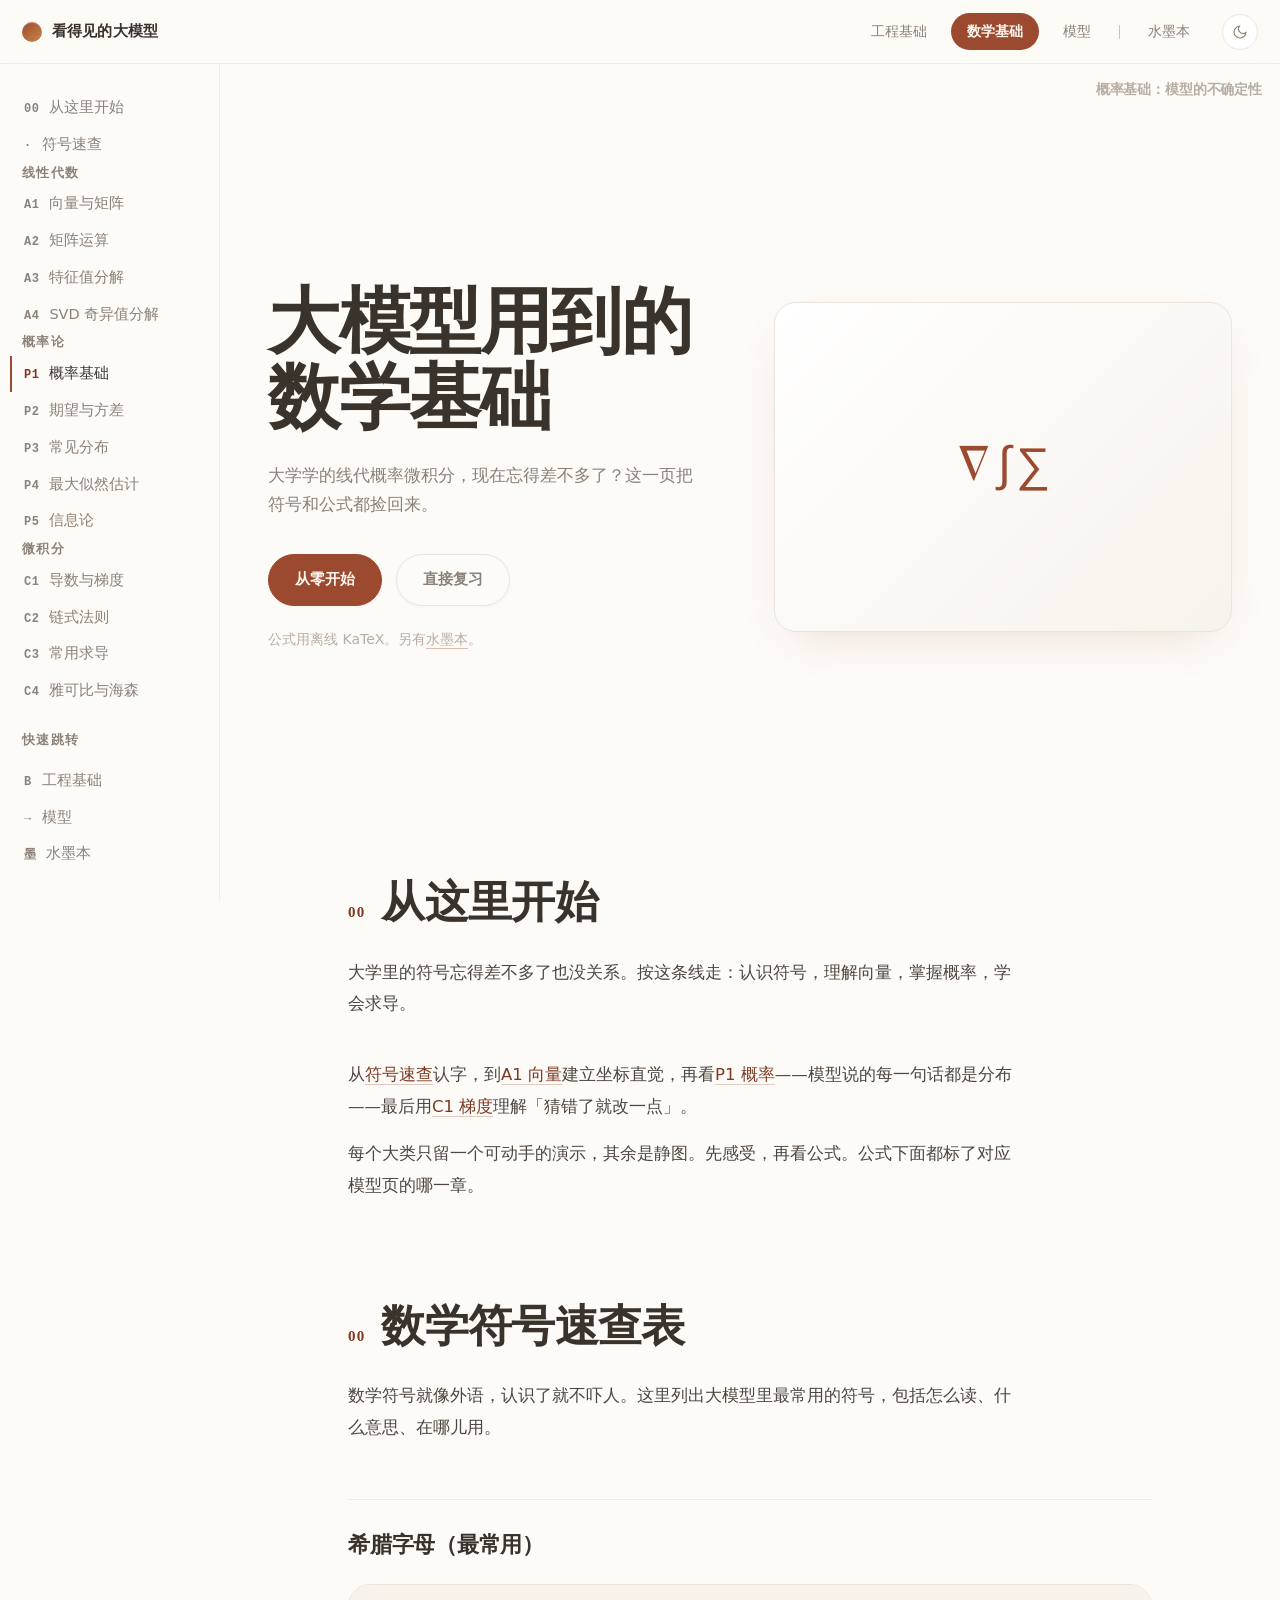
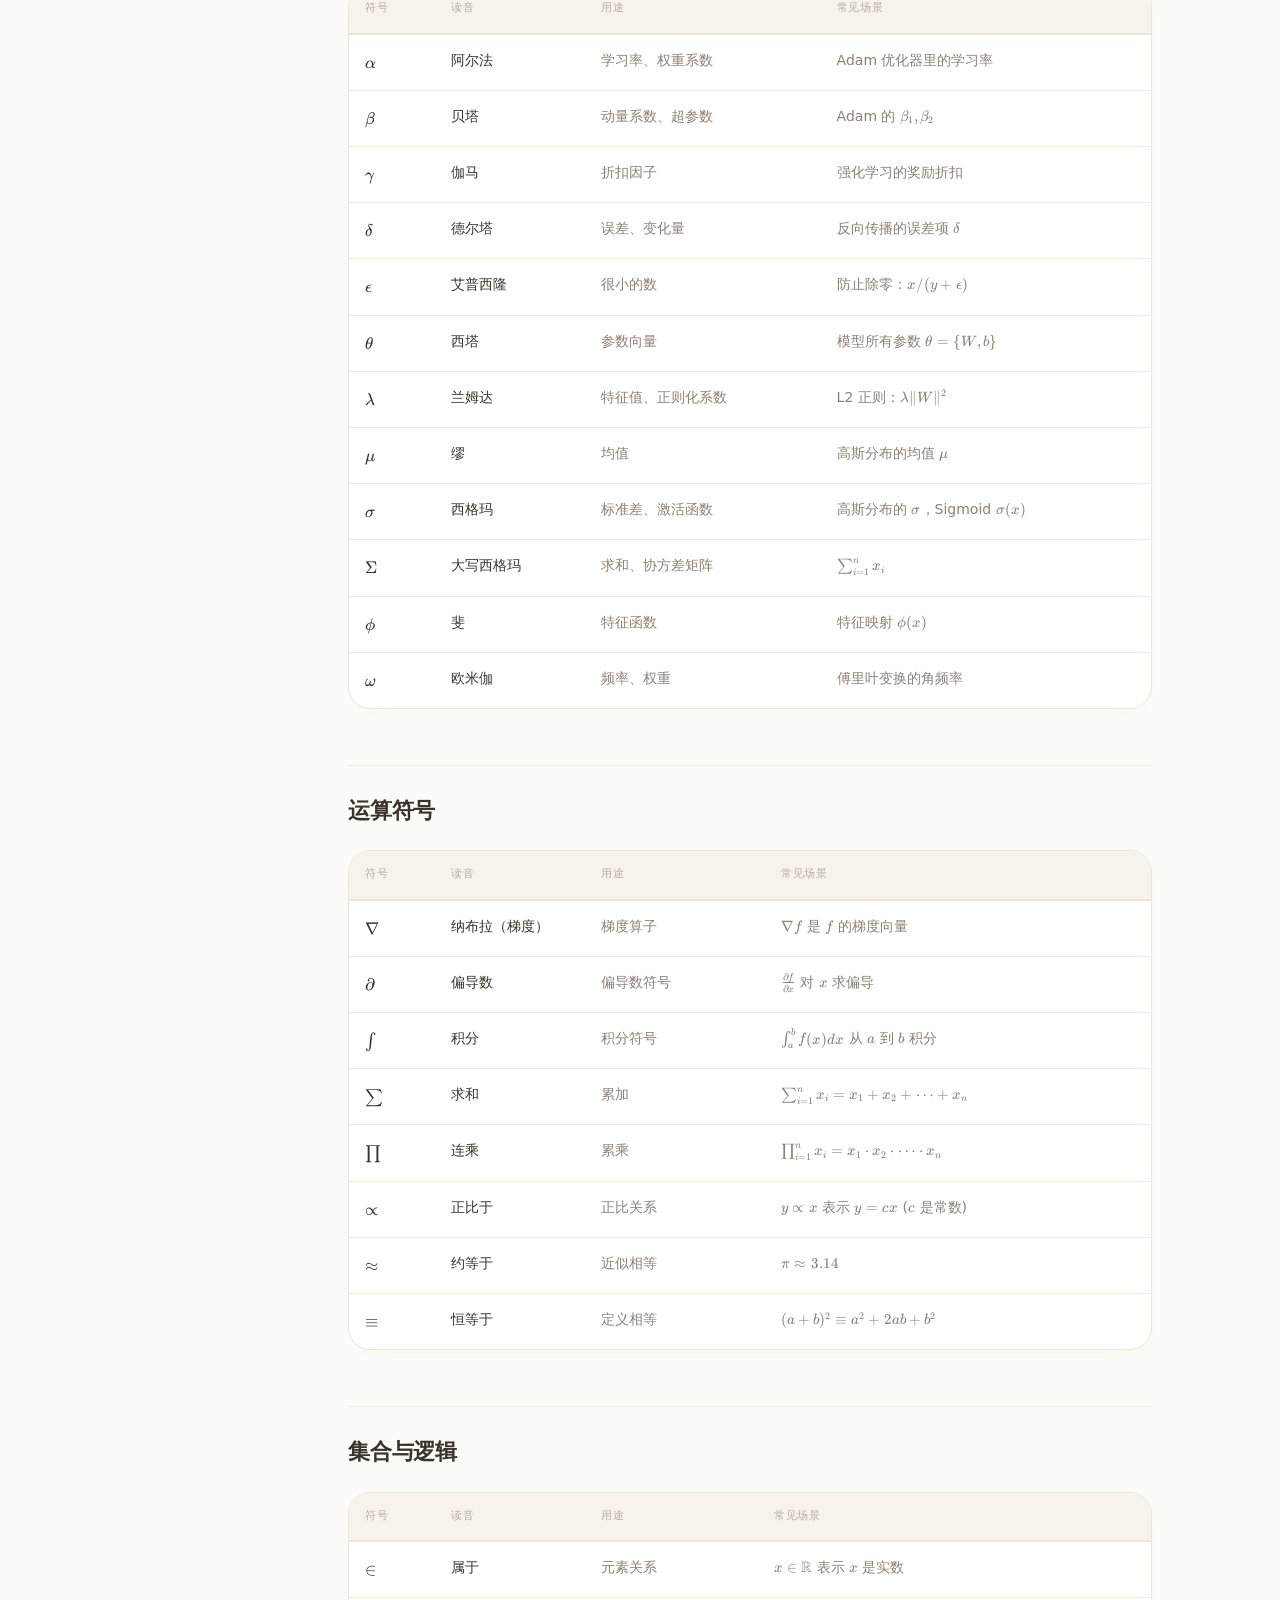
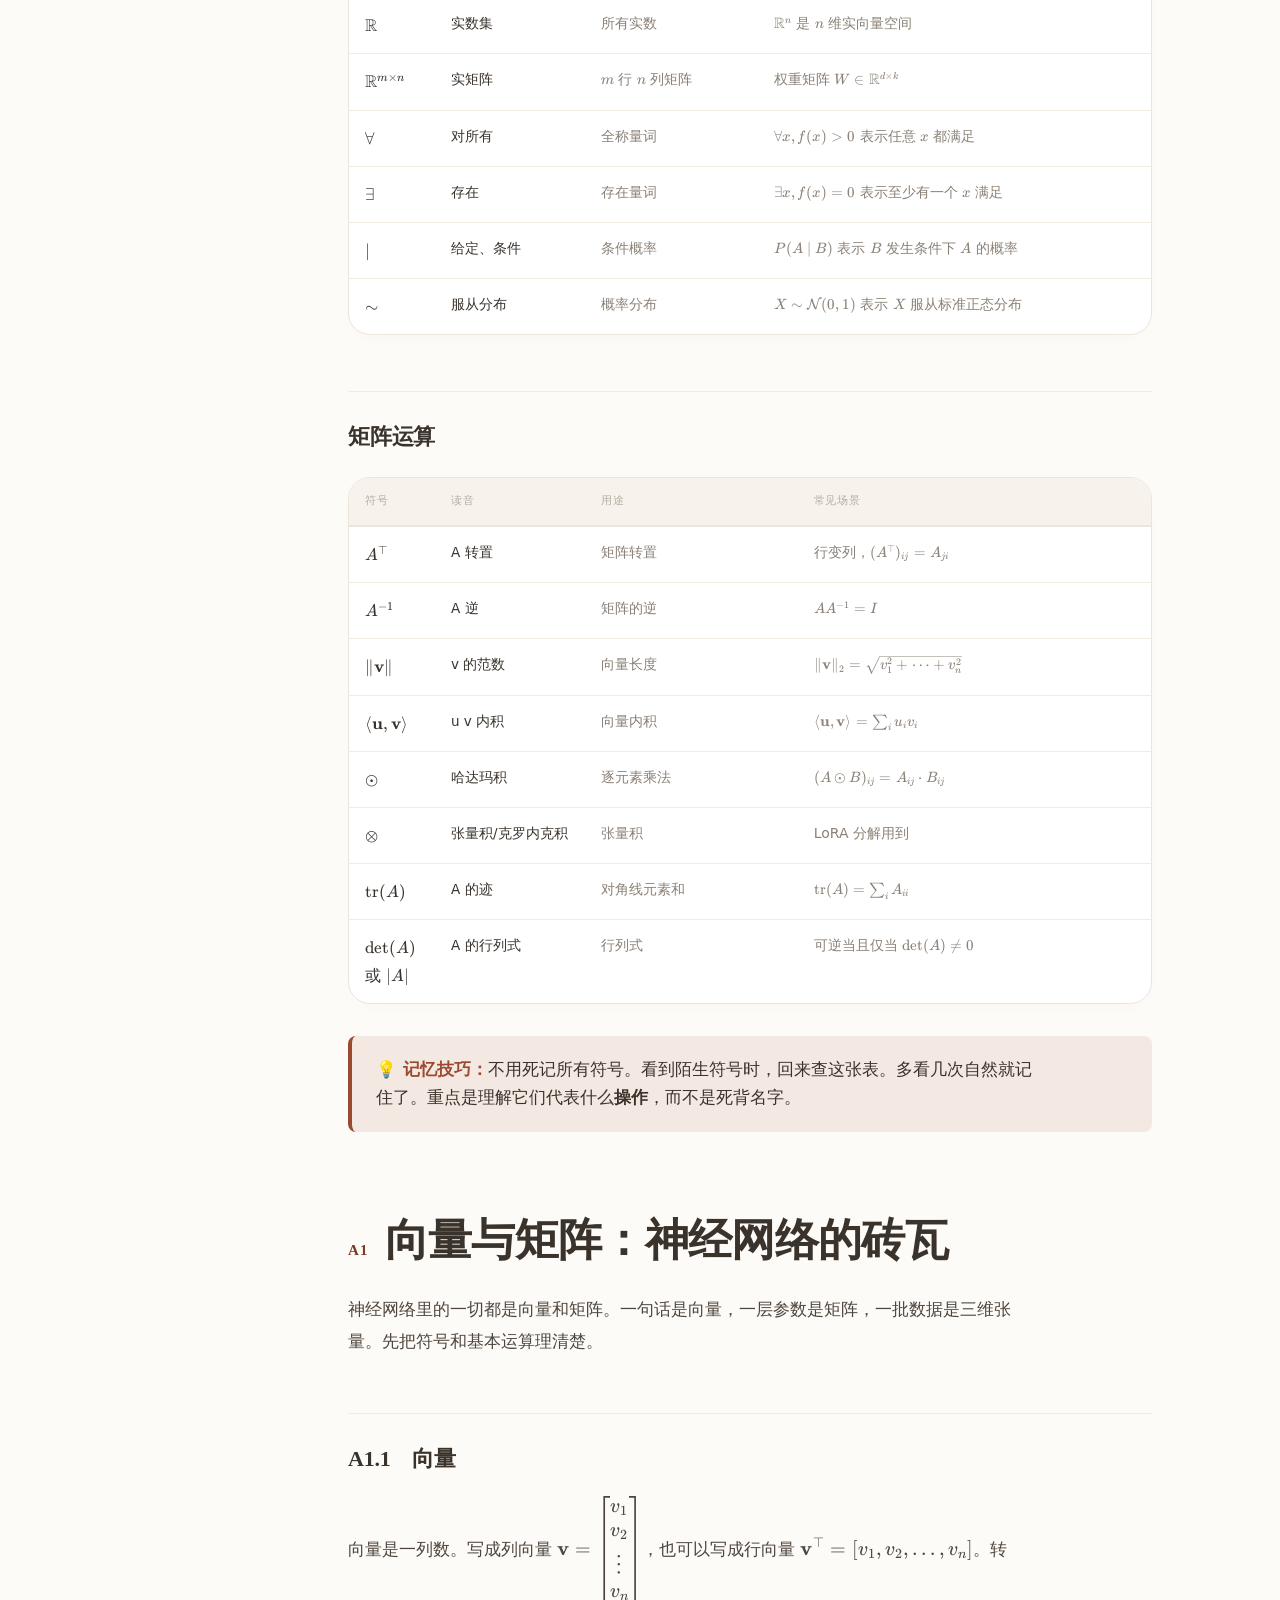
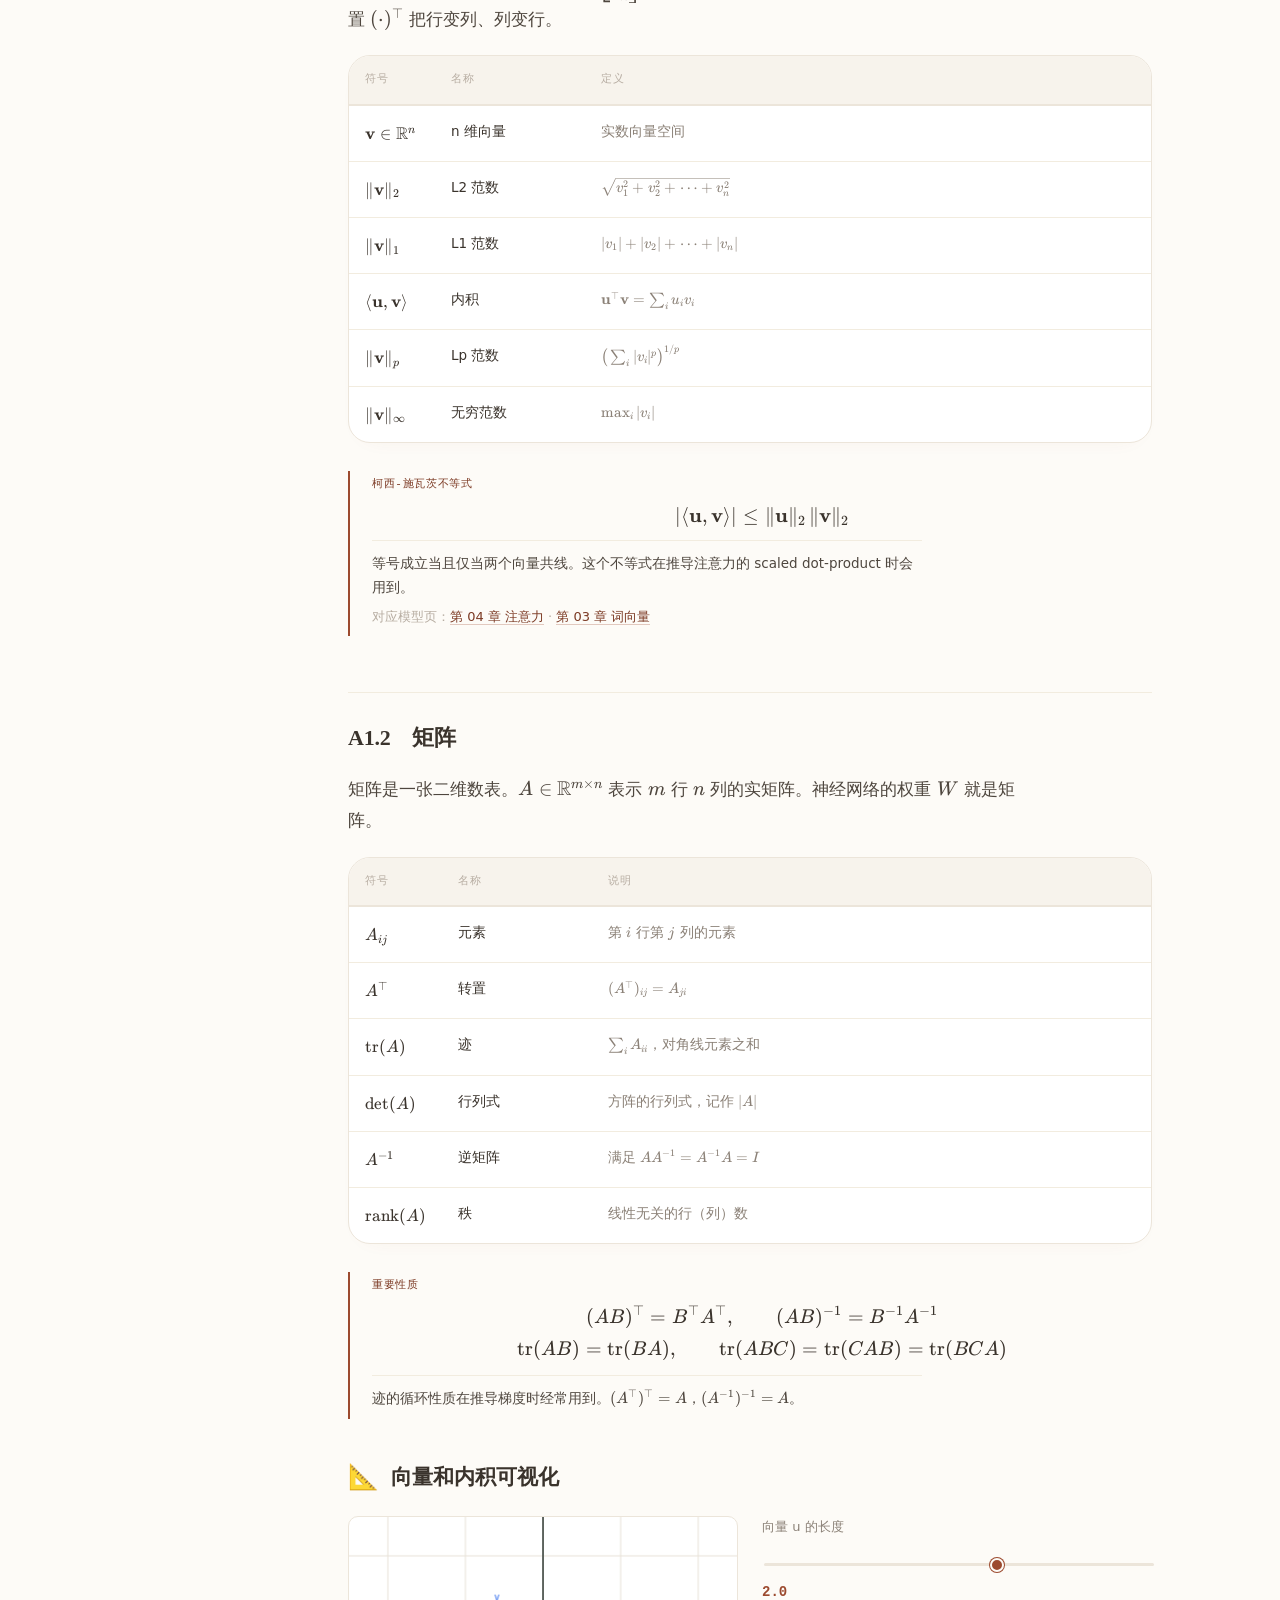
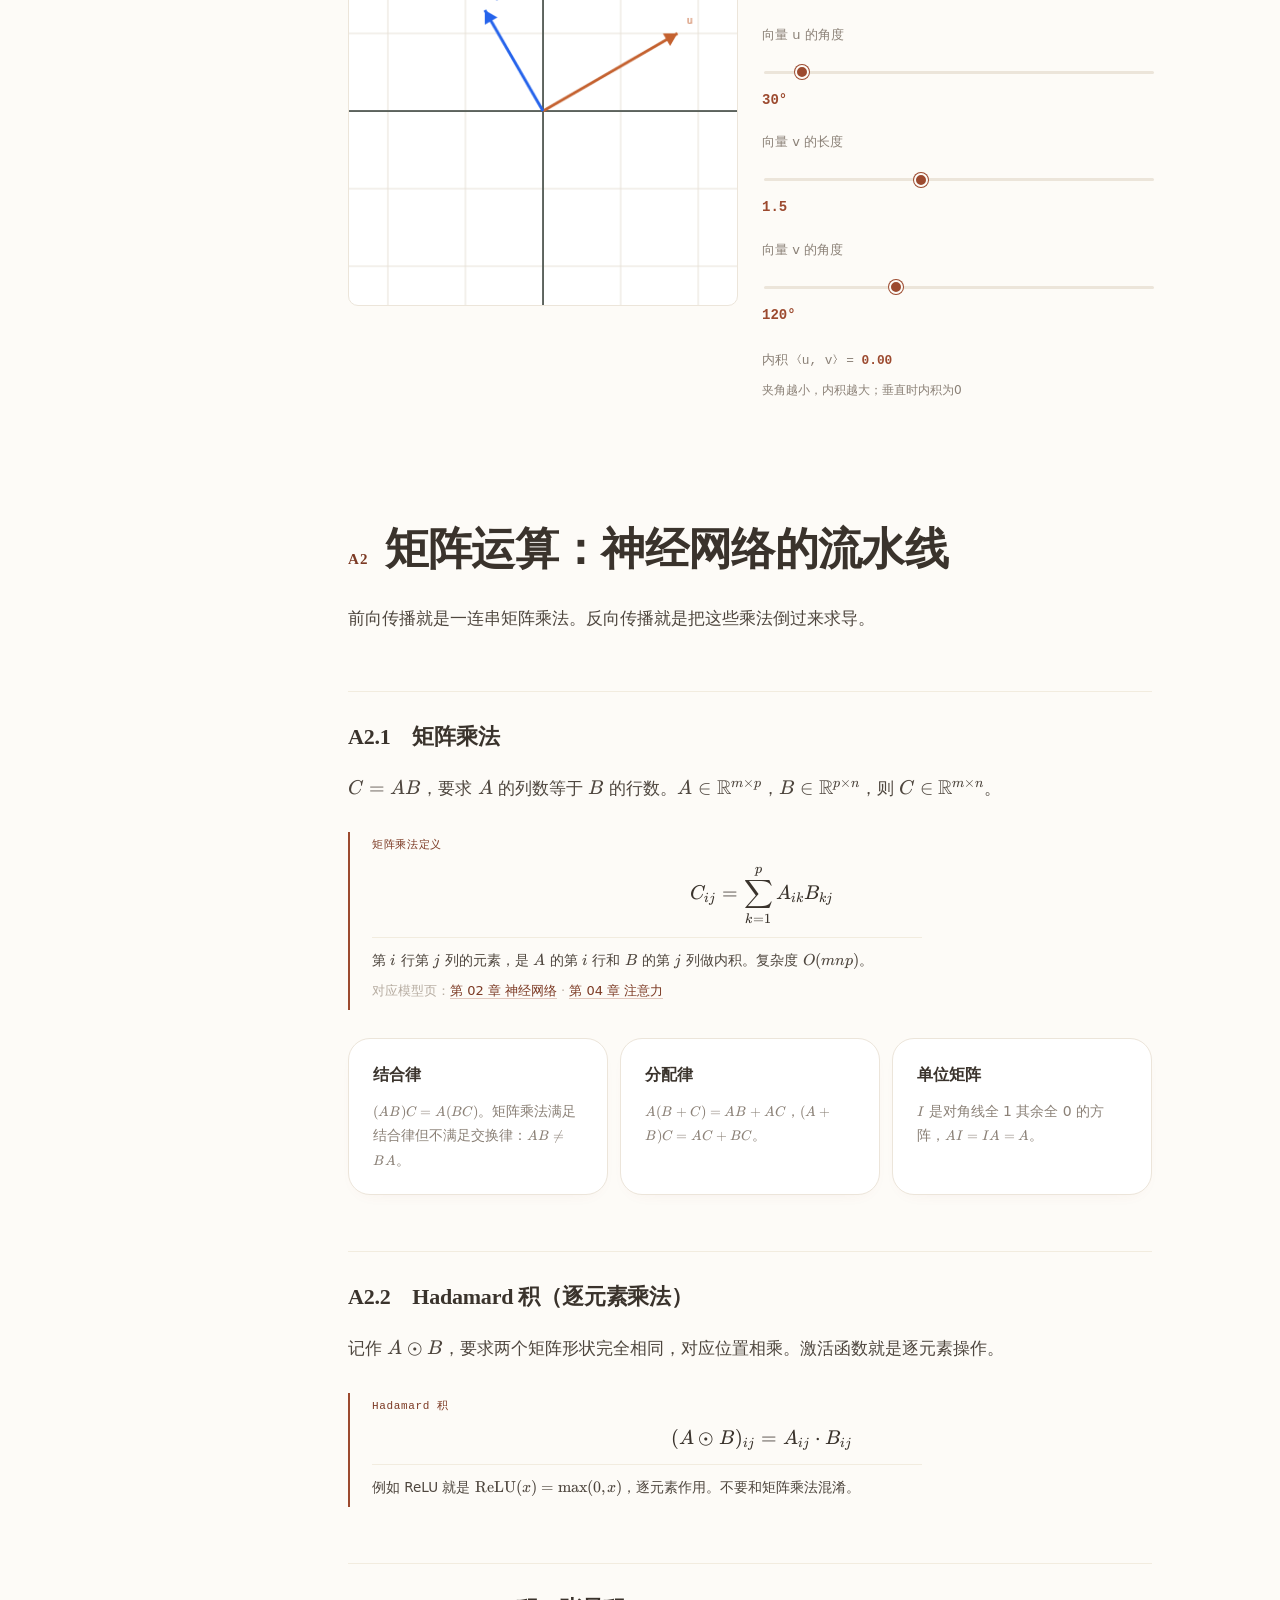
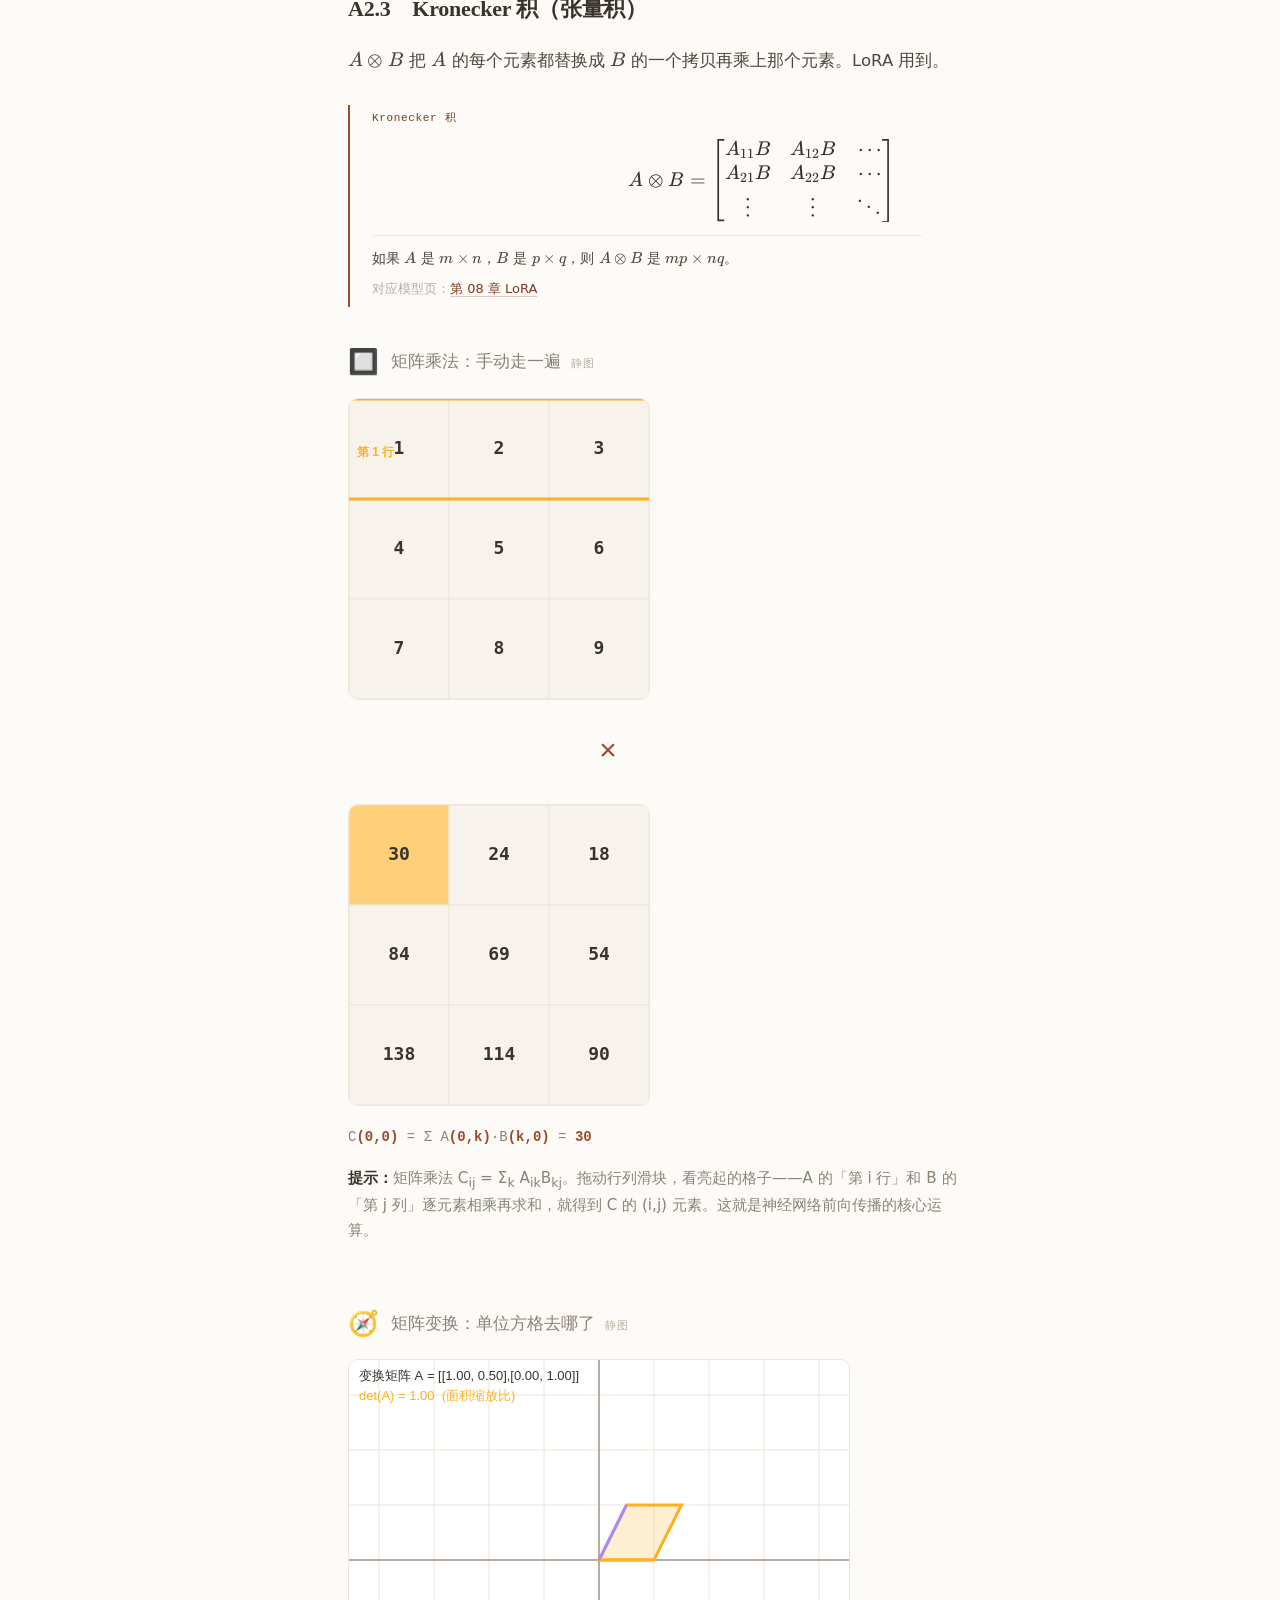
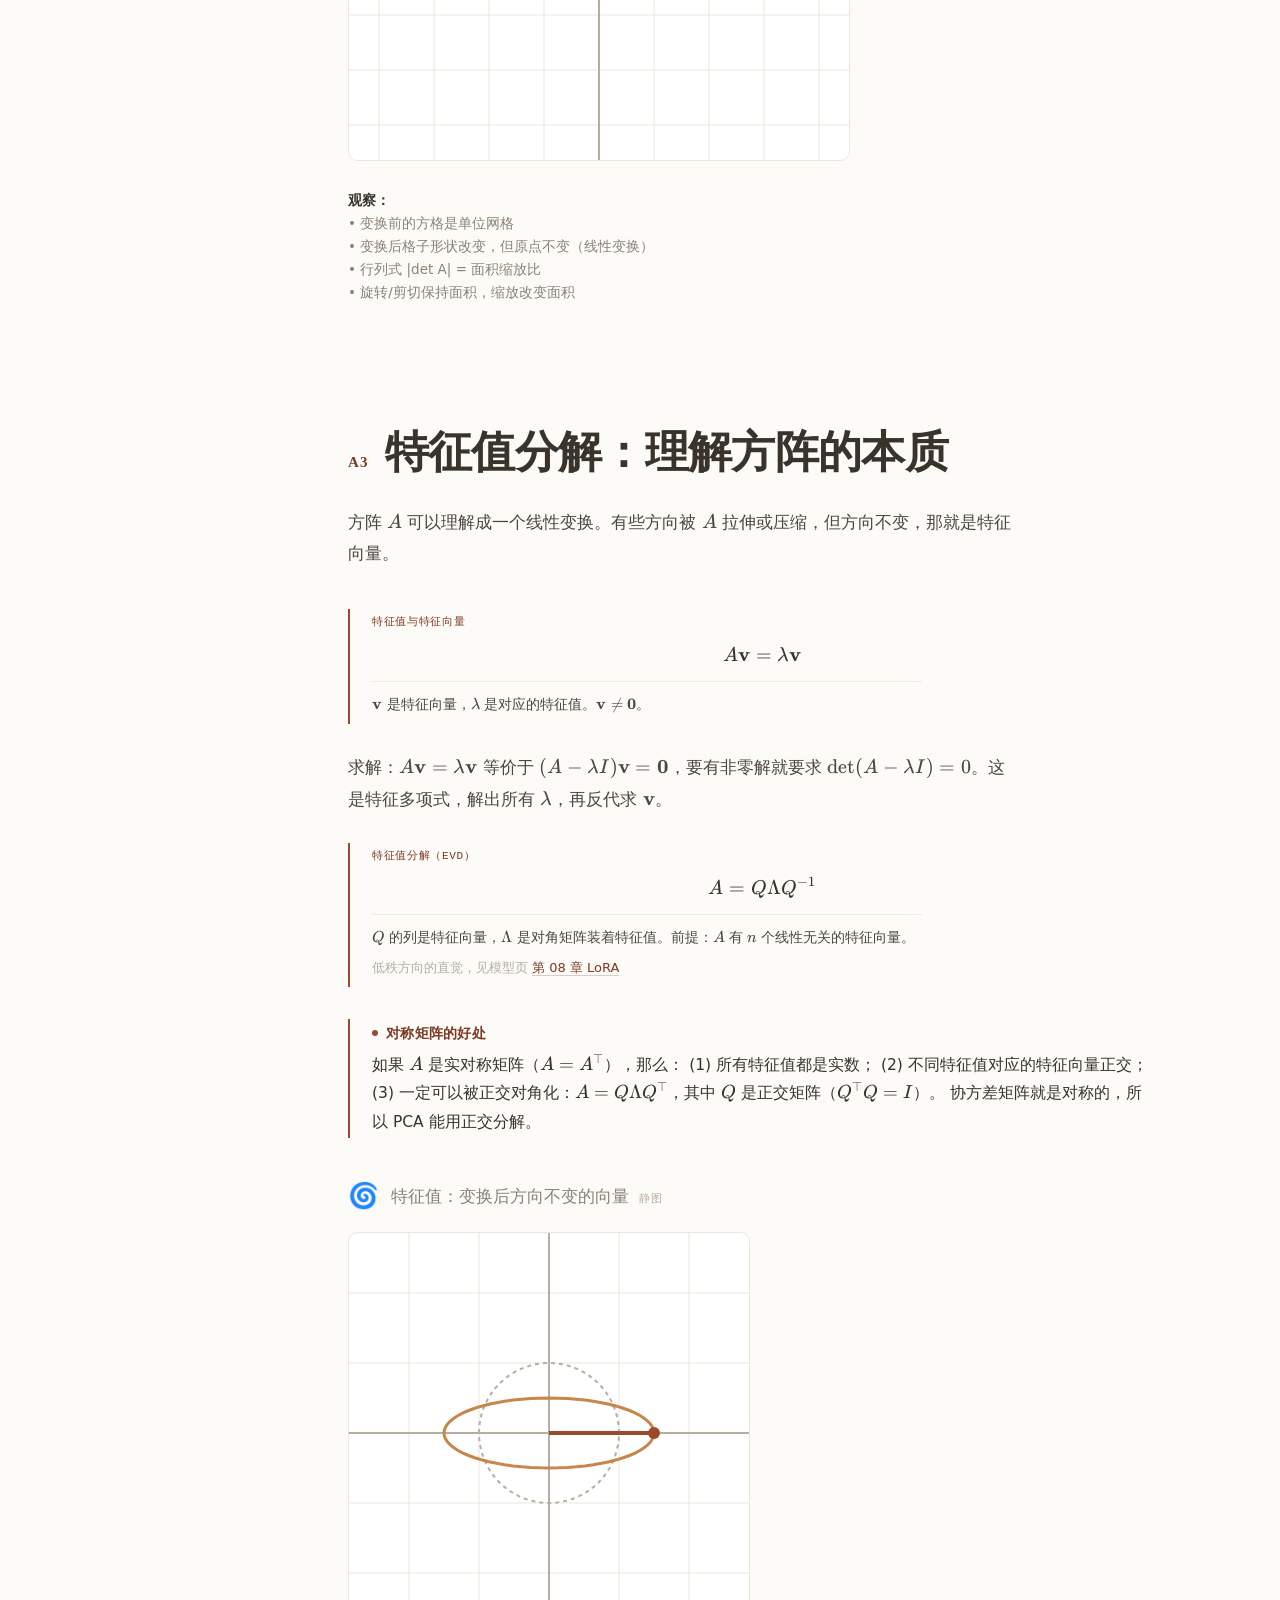
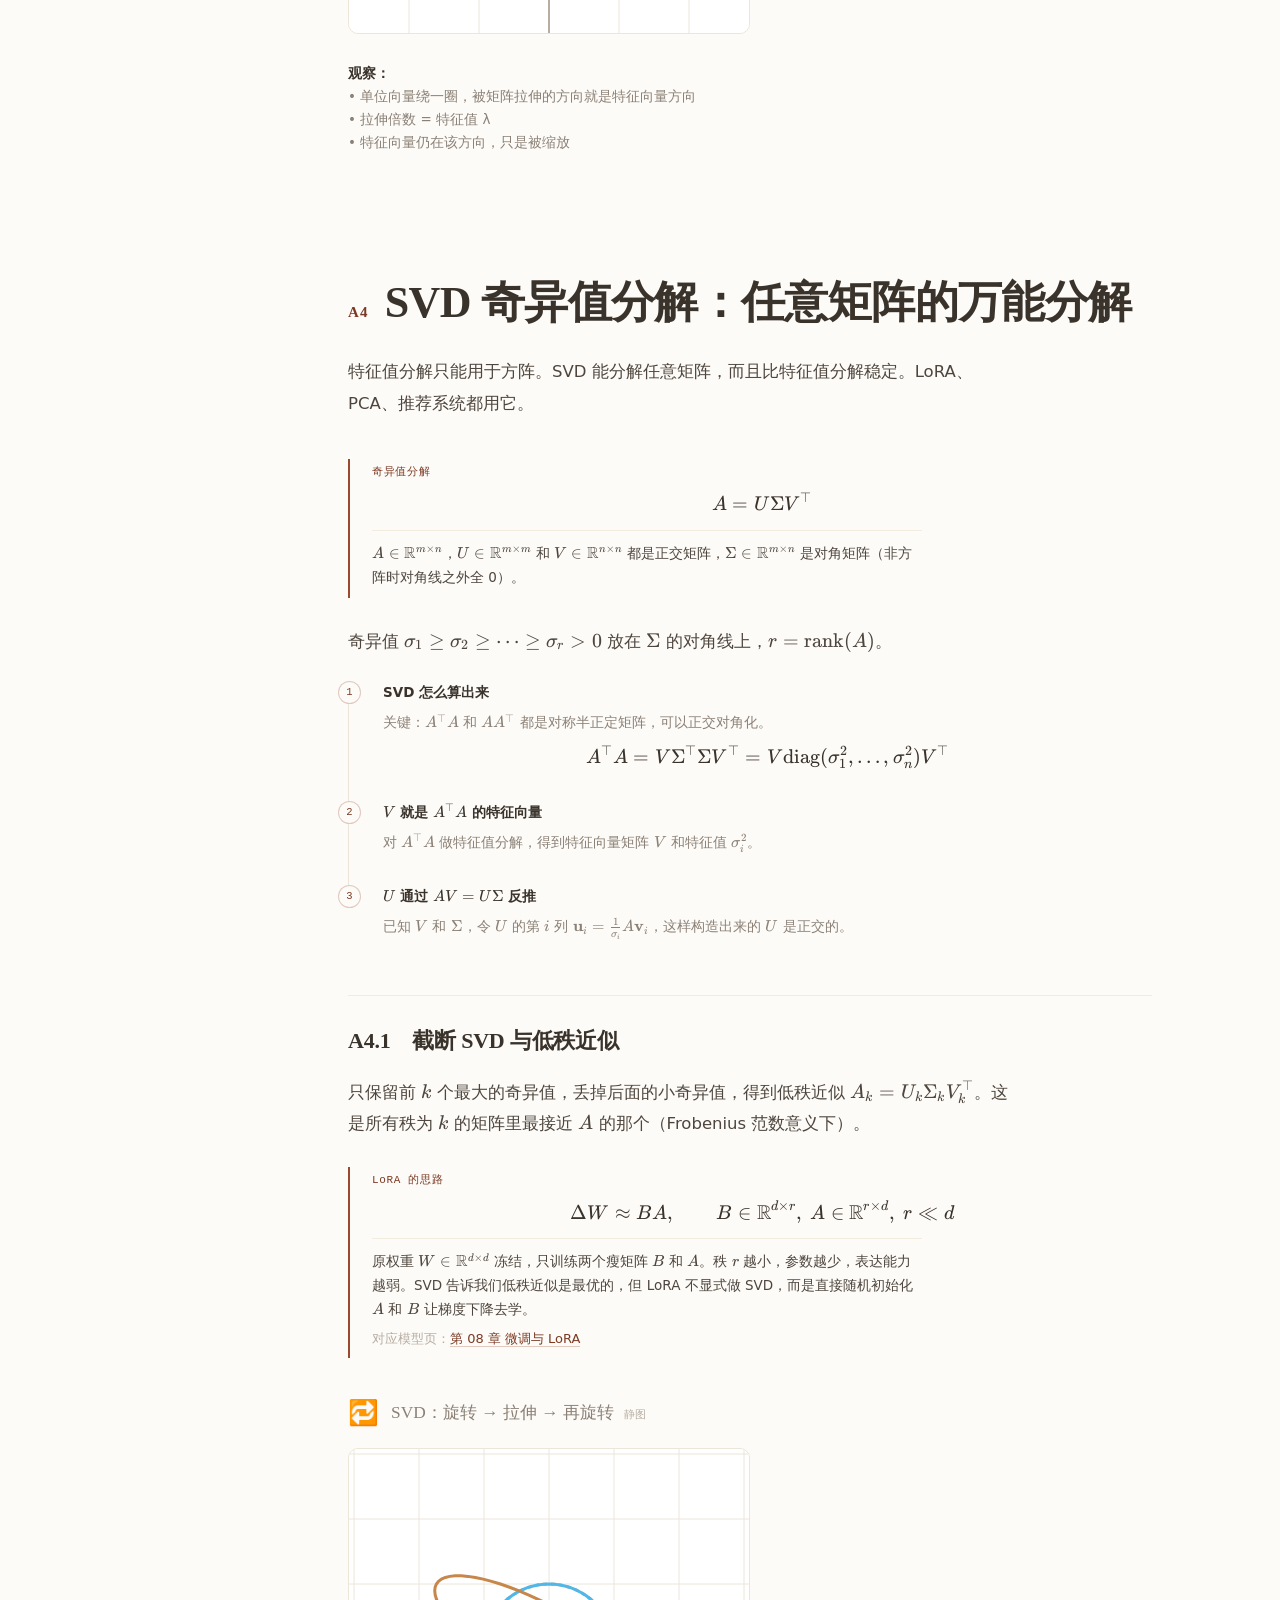
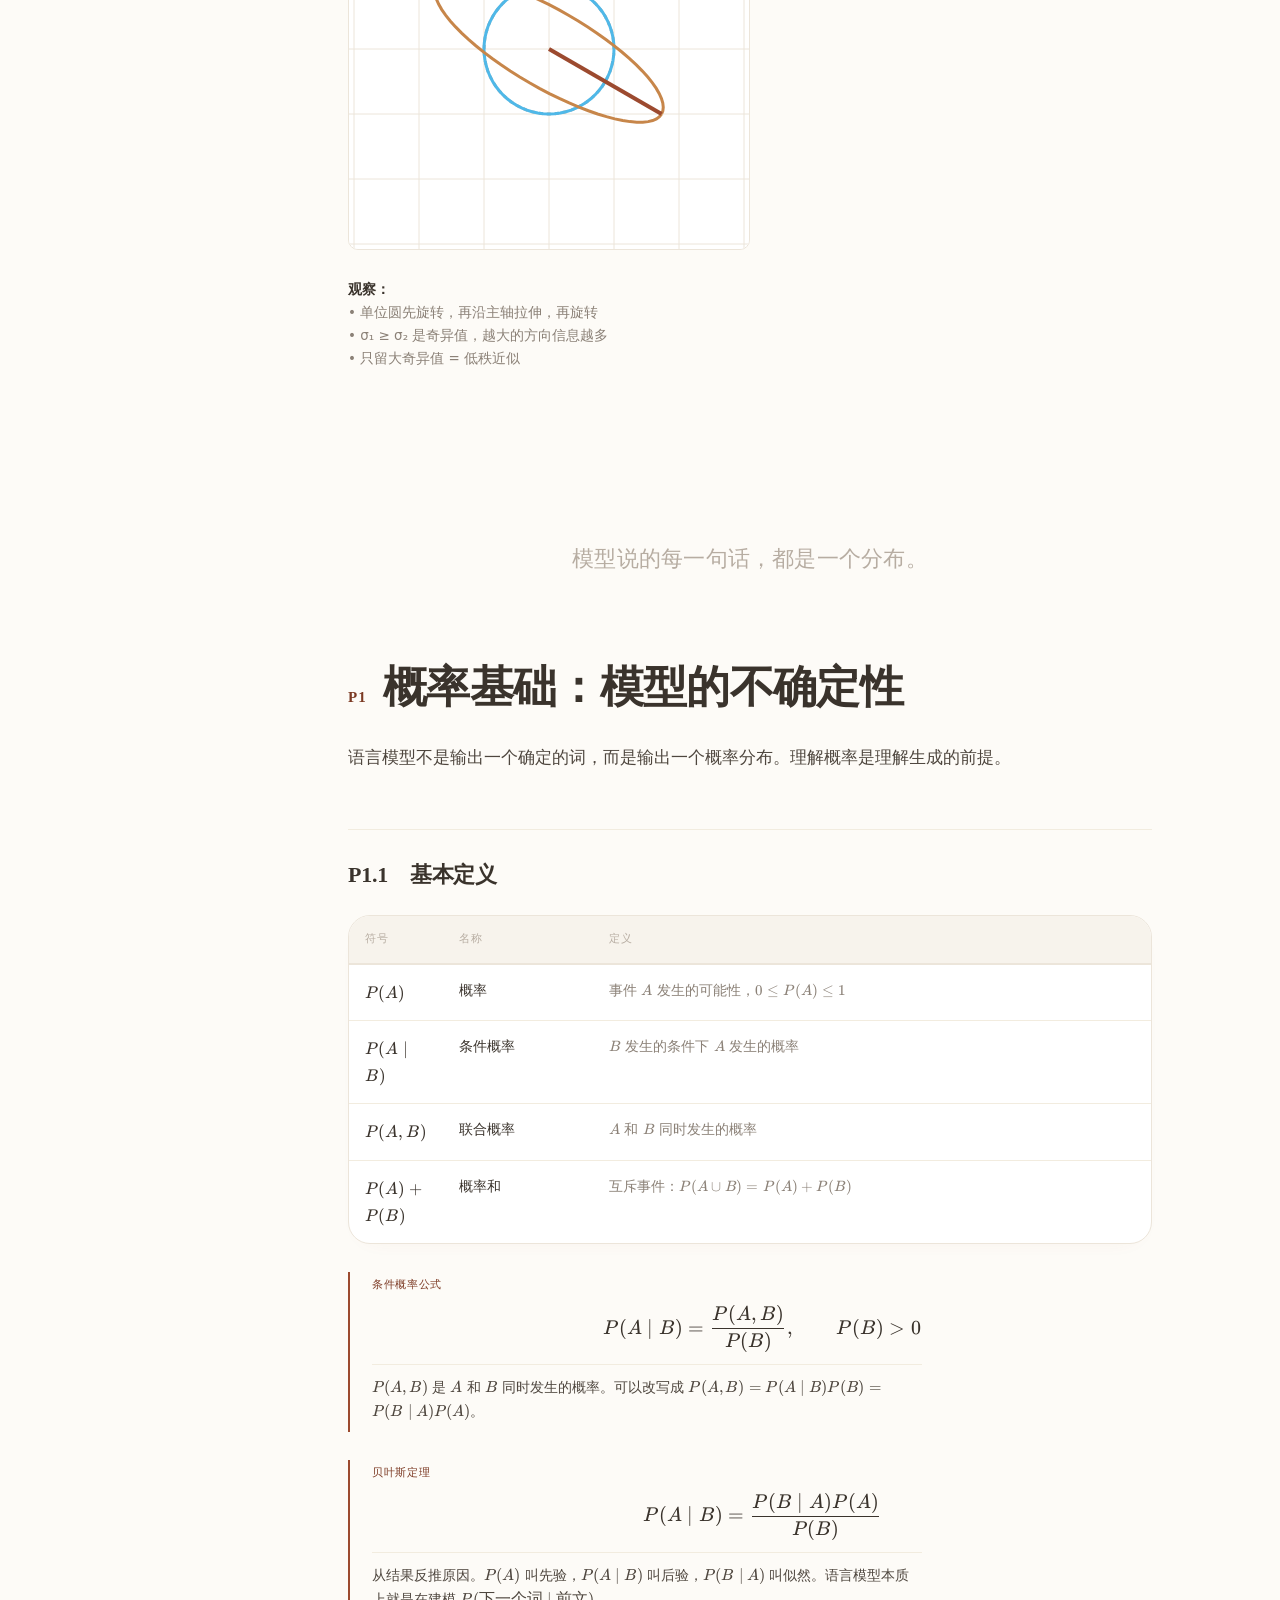
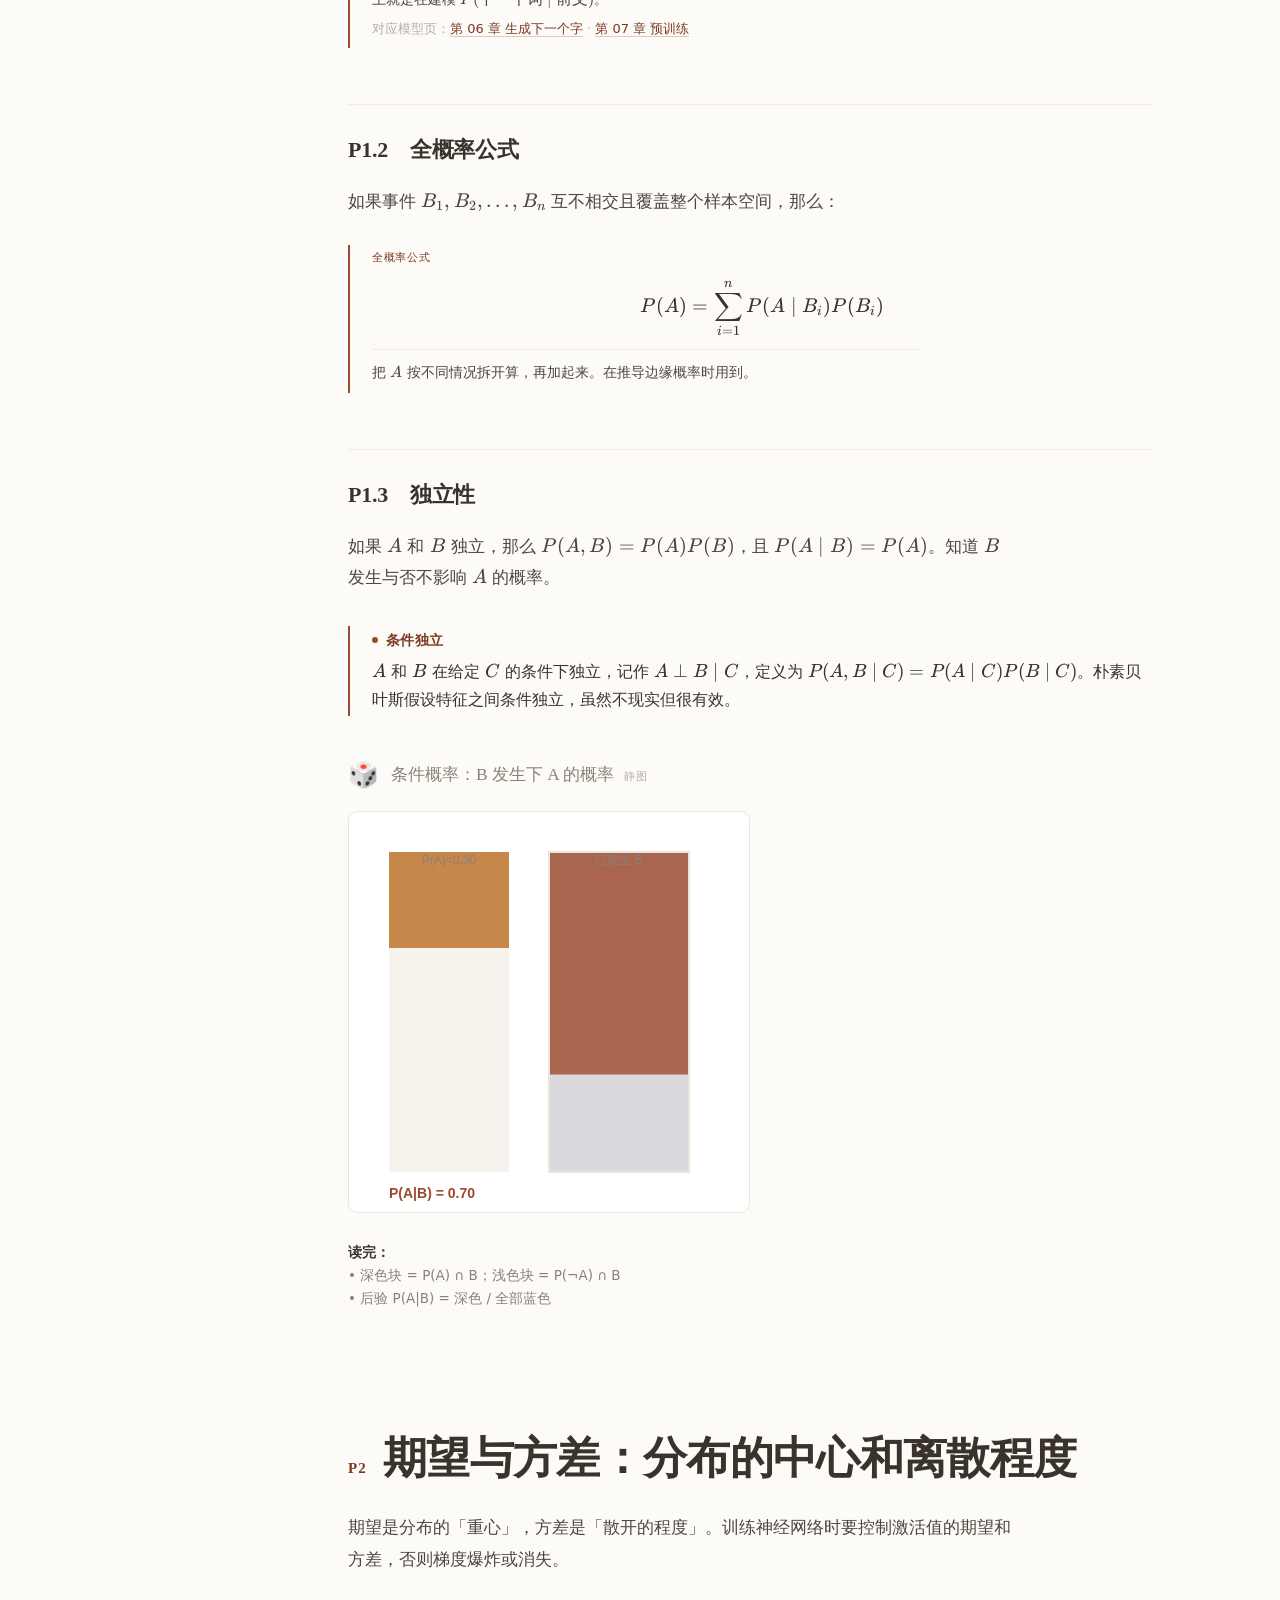
<file: math.html>
<!DOCTYPE html>
<html lang="zh-CN">
<head>
<meta charset="utf-8">
<meta name="viewport" content="width=device-width, initial-scale=1">
<title>数学基础 · 大模型用到的线性代数、概率论、微积分</title>
<link rel="stylesheet" href="style.css">
<link rel="stylesheet" href="vendor/katex/katex.min.css">
<script>
  (function () {
    var t = localStorage.getItem('theme');
    // 默认浅色为主；只有用户明确选了 dark 才用深色。未知值回落到 light。
    if (t !== 'dark') t = 'light';
    document.documentElement.setAttribute('data-theme', t);
  })();
</script>
</head>
<body data-page="math">

<header class="topbar">
  <a class="brand" href="basics.html">
    <span class="brand-mark"></span>
    <span class="brand-name">看得见的大模型</span>
  </a>
  <div class="topbar-right">
    <nav class="pagelinks">
      <a class="pagelink" href="basics.html">工程基础</a>
      <a class="pagelink is-on" href="math.html">数学基础</a>
      <a class="pagelink" href="index.html">模型</a>
      <span class="pagelink-sep" aria-hidden="true"></span>
      <a class="pagelink" href="ink-math.html">水墨本</a>
    </nav>
    <button type="button" class="theme-btn" id="themeBtn" aria-label="切换深浅色">
      <svg class="i-moon" viewBox="0 0 24 24"><path d="M21 12.8A9 9 0 1 1 11.2 3a7 7 0 0 0 9.8 9.8z"/></svg>
      <svg class="i-sun" viewBox="0 0 24 24"><circle cx="12" cy="12" r="4.2"/><path d="M12 2v2M12 20v2M4.9 4.9l1.4 1.4M17.7 17.7l1.4 1.4M2 12h2M20 12h2M4.9 19.1l1.4-1.4M17.7 6.3l1.4-1.4"/></svg>
    </button>
  </div>
  <div class="progress"><i id="progressBar"></i><span class="progress-chap" id="progressChap"></span></div>
</header>

<aside class="rail">
  <ol class="rail-list">
    <li><a href="#primer"><b>00</b> 从这里开始</a></li>
    <li><a href="#symbols"><b>·</b> 符号速查</a></li>
    <li class="rail-sep rail-sep-tight">线性代数</li>
    <li><a href="#la1"><b>A1</b> 向量与矩阵</a></li>
    <li><a href="#la2"><b>A2</b> 矩阵运算</a></li>
    <li><a href="#la3"><b>A3</b> 特征值分解</a></li>
    <li><a href="#la4"><b>A4</b> SVD 奇异值分解</a></li>
    <li class="rail-sep">概率论</li>
    <li><a href="#prob1"><b>P1</b> 概率基础</a></li>
    <li><a href="#prob2"><b>P2</b> 期望与方差</a></li>
    <li><a href="#prob3"><b>P3</b> 常见分布</a></li>
    <li><a href="#prob4"><b>P4</b> 最大似然估计</a></li>
    <li><a href="#prob5"><b>P5</b> 信息论</a></li>
    <li class="rail-sep">微积分</li>
    <li><a href="#calc1"><b>C1</b> 导数与梯度</a></li>
    <li><a href="#calc2"><b>C2</b> 链式法则</a></li>
    <li><a href="#calc3"><b>C3</b> 常用求导</a></li>
    <li><a href="#calc4"><b>C4</b> 雅可比与海森</a></li>
  </ol>
  <div class="rail-sep">快速跳转</div>
  <ol class="rail-list">
    <li><a href="basics.html"><b>B</b> 工程基础</a></li>
    <li><a href="index.html"><b>→</b> 模型</a></li>
    <li><a href="ink-math.html"><b>墨</b> 水墨本</a></li>
  </ol>
</aside>

<main>

<section id="hero" class="hero">
  <div class="hero-copy">
    <h1>大模型用到的<br>数学基础</h1>
    <p class="hero-sub">大学学的线代概率微积分，现在忘得差不多了？这一页把符号和公式都捡回来。</p>
    <div class="hero-cta">
      <a class="btn btn-primary" href="#primer">从零开始</a>
      <a class="btn btn-ghost" href="#la1">直接复习</a>
    </div>
    <p class="hero-quiet">公式用离线 KaTeX。另有<a href="ink-math.html">水墨本</a>。</p>
  </div>
  <div class="hero-viz">
    <span class="hero-glyphs">∇∫∑</span>
  </div>
</section>

<!-- ============================================================
     PRIMER SECTION - 扫盲入门
     ============================================================ -->
<section id="primer" class="ch">
  <div class="ch-head"><span class="ch-num">00</span><h2>从这里开始</h2></div>
  <p class="lead">大学里的符号忘得差不多了也没关系。按这条线走：认识符号，理解向量，掌握概率，学会求导。</p>

  <p>从<a href="#symbols">符号速查</a>认字，到<a href="#la1">A1 向量</a>建立坐标直觉，再看<a href="#prob1">P1 概率</a>——模型说的每一句话都是分布——最后用<a href="#calc1">C1 梯度</a>理解「猜错了就改一点」。</p>
  <p>每个大类只留一个可动手的演示，其余是静图。先感受，再看公式。公式下面都标了对应模型页的哪一章。</p>
</section>

<!-- ============================================================
     SYMBOL DICTIONARY - 符号字典
     ============================================================ -->
<section id="symbols" class="ch">
  <div class="ch-head"><span class="ch-num">00</span><h2>数学符号速查表</h2></div>
  <p class="lead">数学符号就像外语，认识了就不吓人。这里列出大模型里最常用的符号，包括怎么读、什么意思、在哪儿用。</p>

  <h3 class="sub">希腊字母（最常用）</h3>
  <table class="symtable" style="margin-bottom: 32px;">
    <thead>
      <tr>
        <th>符号</th>
        <th>读音</th>
        <th>用途</th>
        <th>常见场景</th>
      </tr>
    </thead>
    <tbody>
      <tr><td>$\alpha$</td><td>阿尔法</td><td>学习率、权重系数</td><td>Adam 优化器里的学习率</td></tr>
      <tr><td>$\beta$</td><td>贝塔</td><td>动量系数、超参数</td><td>Adam 的 $\beta_1, \beta_2$</td></tr>
      <tr><td>$\gamma$</td><td>伽马</td><td>折扣因子</td><td>强化学习的奖励折扣</td></tr>
      <tr><td>$\delta$</td><td>德尔塔</td><td>误差、变化量</td><td>反向传播的误差项 $\delta$</td></tr>
      <tr><td>$\epsilon$</td><td>艾普西隆</td><td>很小的数</td><td>防止除零：$x/(y+\epsilon)$</td></tr>
      <tr><td>$\theta$</td><td>西塔</td><td>参数向量</td><td>模型所有参数 $\theta = \{W, b\}$</td></tr>
      <tr><td>$\lambda$</td><td>兰姆达</td><td>特征值、正则化系数</td><td>L2 正则：$\lambda\lVert W\rVert^2$</td></tr>
      <tr><td>$\mu$</td><td>缪</td><td>均值</td><td>高斯分布的均值 $\mu$</td></tr>
      <tr><td>$\sigma$</td><td>西格玛</td><td>标准差、激活函数</td><td>高斯分布的 $\sigma$，Sigmoid $\sigma(x)$</td></tr>
      <tr><td>$\Sigma$</td><td>大写西格玛</td><td>求和、协方差矩阵</td><td>$\sum_{i=1}^{n} x_i$</td></tr>
      <tr><td>$\phi$</td><td>斐</td><td>特征函数</td><td>特征映射 $\phi(x)$</td></tr>
      <tr><td>$\omega$</td><td>欧米伽</td><td>频率、权重</td><td>傅里叶变换的角频率</td></tr>
    </tbody>
  </table>

  <h3 class="sub">运算符号</h3>
  <table class="symtable" style="margin-bottom: 32px;">
    <thead>
      <tr>
        <th>符号</th>
        <th>读音</th>
        <th>用途</th>
        <th>常见场景</th>
      </tr>
    </thead>
    <tbody>
      <tr><td>$\nabla$</td><td>纳布拉（梯度）</td><td>梯度算子</td><td>$\nabla f$ 是 $f$ 的梯度向量</td></tr>
      <tr><td>$\partial$</td><td>偏导数</td><td>偏导数符号</td><td>$\frac{\partial f}{\partial x}$ 对 $x$ 求偏导</td></tr>
      <tr><td>$\int$</td><td>积分</td><td>积分符号</td><td>$\int_a^b f(x)dx$ 从 $a$ 到 $b$ 积分</td></tr>
      <tr><td>$\sum$</td><td>求和</td><td>累加</td><td>$\sum_{i=1}^{n} x_i = x_1+x_2+\cdots+x_n$</td></tr>
      <tr><td>$\prod$</td><td>连乘</td><td>累乘</td><td>$\prod_{i=1}^{n} x_i = x_1 \cdot x_2 \cdot \cdots \cdot x_n$</td></tr>
      <tr><td>$\propto$</td><td>正比于</td><td>正比关系</td><td>$y \propto x$ 表示 $y = cx$ ($c$ 是常数)</td></tr>
      <tr><td>$\approx$</td><td>约等于</td><td>近似相等</td><td>$\pi \approx 3.14$</td></tr>
      <tr><td>$\equiv$</td><td>恒等于</td><td>定义相等</td><td>$(a+b)^2 \equiv a^2+2ab+b^2$</td></tr>
    </tbody>
  </table>

  <h3 class="sub">集合与逻辑</h3>
  <table class="symtable" style="margin-bottom: 32px;">
    <thead>
      <tr>
        <th>符号</th>
        <th>读音</th>
        <th>用途</th>
        <th>常见场景</th>
      </tr>
    </thead>
    <tbody>
      <tr><td>$\in$</td><td>属于</td><td>元素关系</td><td>$x \in \mathbb{R}$ 表示 $x$ 是实数</td></tr>
      <tr><td>$\mathbb{R}$</td><td>实数集</td><td>所有实数</td><td>$\mathbb{R}^n$ 是 $n$ 维实向量空间</td></tr>
      <tr><td>$\mathbb{R}^{m\times n}$</td><td>实矩阵</td><td>$m$ 行 $n$ 列矩阵</td><td>权重矩阵 $W \in \mathbb{R}^{d\times k}$</td></tr>
      <tr><td>$\forall$</td><td>对所有</td><td>全称量词</td><td>$\forall x, f(x) > 0$ 表示任意 $x$ 都满足</td></tr>
      <tr><td>$\exists$</td><td>存在</td><td>存在量词</td><td>$\exists x, f(x)=0$ 表示至少有一个 $x$ 满足</td></tr>
      <tr><td>$\mid$</td><td>给定、条件</td><td>条件概率</td><td>$P(A\mid B)$ 表示 $B$ 发生条件下 $A$ 的概率</td></tr>
      <tr><td>$\sim$</td><td>服从分布</td><td>概率分布</td><td>$X \sim \mathcal{N}(0,1)$ 表示 $X$ 服从标准正态分布</td></tr>
    </tbody>
  </table>

  <h3 class="sub">矩阵运算</h3>
  <table class="symtable">
    <thead>
      <tr>
        <th>符号</th>
        <th>读音</th>
        <th>用途</th>
        <th>常见场景</th>
      </tr>
    </thead>
    <tbody>
      <tr><td>$A^{\top}$</td><td>A 转置</td><td>矩阵转置</td><td>行变列，$(A^{\top})_{ij} = A_{ji}$</td></tr>
      <tr><td>$A^{-1}$</td><td>A 逆</td><td>矩阵的逆</td><td>$AA^{-1} = I$</td></tr>
      <tr><td>$\lVert \mathbf{v} \rVert$</td><td>v 的范数</td><td>向量长度</td><td>$\lVert \mathbf{v} \rVert_2 = \sqrt{v_1^2+\cdots+v_n^2}$</td></tr>
      <tr><td>$\langle \mathbf{u}, \mathbf{v} \rangle$</td><td>u v 内积</td><td>向量内积</td><td>$\langle \mathbf{u}, \mathbf{v} \rangle = \sum_i u_i v_i$</td></tr>
      <tr><td>$\odot$</td><td>哈达玛积</td><td>逐元素乘法</td><td>$(A \odot B)_{ij} = A_{ij} \cdot B_{ij}$</td></tr>
      <tr><td>$\otimes$</td><td>张量积/克罗内克积</td><td>张量积</td><td>LoRA 分解用到</td></tr>
      <tr><td>$\text{tr}(A)$</td><td>A 的迹</td><td>对角线元素和</td><td>$\text{tr}(A) = \sum_i A_{ii}$</td></tr>
      <tr><td>$\det(A)$ 或 $|A|$</td><td>A 的行列式</td><td>行列式</td><td>可逆当且仅当 $\det(A) \ne 0$</td></tr>
    </tbody>
  </table>

  <div style="background: var(--accent-soft); border-left: 4px solid var(--accent); padding: 20px 24px; border-radius: 8px; margin-top: 32px;">
    <p style="margin: 0; line-height: 1.7; color: var(--text);">
      <strong style="color: var(--accent);">💡 记忆技巧：</strong>不用死记所有符号。看到陌生符号时，回来查这张表。多看几次自然就记住了。重点是理解它们代表什么<strong>操作</strong>，而不是死背名字。
    </p>
  </div>
</section>

<!-- demos staged here, JS moves them into chapters -->
<div id="viz-staging" hidden>

  <!-- 可视化 1: 向量和内积 -->
  <div class="math-viz">
    <div class="viz-head">
      <span class="viz-emoji">📐</span>
      <h3>1. 向量和内积可视化</h3>
    </div>
    <div class="viz-grid">
      <div>
        <canvas id="vectorCanvas" width="400" height="400"></canvas>
      </div>
      <div>
        <div class="viz-ctl">
          <label>向量 u 的长度</label>
          <input type="range" id="uLen" min="0.5" max="3" step="0.1" value="2">
          <span class="viz-val" id="uLenVal">2.0</span>
        </div>
        <div class="viz-ctl">
          <label>向量 u 的角度</label>
          <input type="range" id="uAngle" min="0" max="360" step="5" value="30">
          <span class="viz-val" id="uAngleVal">30°</span>
        </div>
        <div class="viz-ctl">
          <label>向量 v 的长度</label>
          <input type="range" id="vLen" min="0.5" max="3" step="0.1" value="1.5">
          <span class="viz-val" id="vLenVal">1.5</span>
        </div>
        <div class="viz-ctl">
          <label>向量 v 的角度</label>
          <input type="range" id="vAngle" min="0" max="360" step="5" value="120">
          <span class="viz-val" id="vAngleVal">120°</span>
        </div>
        <div class="viz-note">
          <div style="font-family: var(--mono); font-size: 0.95em;">内积 ⟨u, v⟩ = <span id="dotProduct" style="color: var(--accent); font-weight: 600;">0.00</span></div>
          <div style="margin-top: 8px; font-size: 0.9em; color: var(--dim);">
            夹角越小，内积越大；垂直时内积为0
          </div>
        </div>
      </div>
    </div>
  </div>

  <!-- 可视化 3: Softmax -->
  <div class="math-viz">
    <div class="viz-head">
      <span class="viz-emoji">🎯</span>
      <h3>3. Softmax 函数</h3>
    </div>
    <div class="viz-grid">
      <div>
        <canvas id="softmaxCanvas" width="400" height="300"></canvas>
      </div>
      <div>
        <div class="viz-ctl">
          <label>输入 z₁</label>
          <input type="range" id="z1" min="-3" max="3" step="0.1" value="1">
          <span class="viz-val" id="z1Val">1.0</span>
        </div>
        <div class="viz-ctl">
          <label>输入 z₂</label>
          <input type="range" id="z2" min="-3" max="3" step="0.1" value="0">
          <span class="viz-val" id="z2Val">0.0</span>
        </div>
        <div class="viz-ctl">
          <label>输入 z₃</label>
          <input type="range" id="z3" min="-3" max="3" step="0.1" value="-1">
          <span class="viz-val" id="z3Val">-1.0</span>
        </div>
        <div class="viz-ctl">
          <label>温度 T</label>
          <input type="range" id="temp" min="0.1" max="2" step="0.1" value="1">
          <span class="viz-val" id="tempVal">1.0</span>
        </div>
        <div class="viz-note">
          <strong>观察：</strong><br>
          • 所有输出概率和为 1<br>
          • T 越小分布越尖锐（确定性强）<br>
          • T 越大分布越平坦（随机性强）
        </div>
      </div>
    </div>
  </div>

  <!-- 可视化 4: 梯度下降 -->
  <div class="math-viz">
    <div class="viz-head">
      <span class="viz-emoji">📉</span>
      <h3>4. 梯度下降优化</h3>
    </div>
    <div class="viz-grid">
      <div>
        <canvas id="gdCanvas" width="500" height="400"></canvas>
      </div>
      <div>
        <div class="viz-ctl">
          <label>学习率 η</label>
          <input type="range" id="lr" min="0.01" max="0.5" step="0.01" value="0.1">
          <span class="viz-val" id="lrVal">0.10</span>
        </div>
        <div class="viz-ctl">
          <label>初始位置 x₀</label>
          <input type="range" id="x0" min="-3" max="3" step="0.1" value="2.5">
          <span class="viz-val" id="x0Val">2.5</span>
        </div>
        <div class="viz-ctl">
          <button class="viz-btn" id="resetGD">重新开始动画</button>
        </div>
        <div class="viz-note">
          <strong>观察：</strong><br>
          • 学习率太大会振荡甚至发散<br>
          • 学习率太小收敛很慢<br>
          • 梯度下降沿着最陡的下坡方向走
        </div>
      </div>
    </div>
  </div>

  <div style="background: var(--accent-soft); border-left: 4px solid var(--accent); padding: 20px 24px; border-radius: 8px; margin-top: 32px;">
    <p style="margin: 0; line-height: 1.7; color: var(--text);">
      <strong style="color: var(--accent);">💡 使用提示：</strong>
      拖动滑块观察变化 → 在调整前先预测会怎样 → 验证你的直觉 → 尝试极端值看看边界情况。
    </p>
  </div>

  <!-- 可视化 5: 矩阵乘法动画 -->
  <div class="math-viz">
    <div class="viz-head">
      <span class="viz-emoji">🔲</span>
      <h3>5. 矩阵乘法：手动走一遍</h3>
    </div>
    <div class="viz-grid3">
      <div>
        <canvas id="matmulCanvas" width="300" height="300"></canvas>
      </div>
      <div>
        <div style="text-align: center; font-family: var(--mono); color: var(--accent); font-size: 30px; margin: 10px 0;">×</div>
        <div class="viz-ctl">
          <label>高亮行 i</label>
          <input type="range" id="mmRow" min="0" max="2" step="1" value="0">
        </div>
        <div class="viz-ctl">
          <label>高亮列 j</label>
          <input type="range" id="mmCol" min="0" max="2" step="1" value="0">
        </div>
      </div>
      <div>
        <canvas id="matmulResult" width="300" height="300"></canvas>
      </div>
    </div>
    <div class="viz-note" style="margin-top: 16px; font-family: var(--mono); font-size: 14px; text-align: left;">
      C<span id="mmCellIndex" style="color: var(--accent); font-weight: 600;">(0,0)</span> = Σ A<span id="mmRowK" style="color: var(--accent); font-weight: 600;">(0,k)</span>·B<span id="mmColK" style="color: var(--accent); font-weight: 600;">(k,0)</span> = <span id="mmValue" style="color: var(--accent); font-weight: 600;">0</span>
    </div>
    <p style="margin-top: 16px; font-size: 0.92em; color: var(--dim); line-height: 1.6;">
      <strong style="color: var(--text);">提示：</strong>矩阵乘法 C<sub>ij</sub> = Σ<sub>k</sub> A<sub>ik</sub>B<sub>kj</sub>。拖动行列滑块，看亮起的格子——A 的「第 i 行」和 B 的「第 j 列」逐元素相乘再求和，就得到 C 的 (i,j) 元素。这就是神经网络前向传播的核心运算。
    </p>
  </div>

  <!-- 可视化 6: 激活函数对比 -->
  <div class="math-viz">
    <div class="viz-head">
      <span class="viz-emoji">⚡</span>
      <h3>6. 激活函数对比</h3>
    </div>
    <div class="viz-grid">
      <div>
        <canvas id="actCanvas" width="500" height="300"></canvas>
      </div>
      <div>
        <div class="viz-ctl" style="display: flex; flex-wrap: wrap; gap: 10px;">
          <button class="act-toggle on" data-act="relu" style="padding: 8px 16px; border-radius: 8px; border: 2px solid var(--accent); background: var(--accent); color: var(--accent-on); cursor: pointer; font-weight: 500;">ReLU</button>
          <button class="act-toggle" data-act="sigmoid" style="padding: 8px 16px; border-radius: 8px; border: 2px solid var(--accent); background: transparent; color: var(--accent); cursor: pointer; font-weight: 500;">Sigmoid</button>
          <button class="act-toggle" data-act="tanh" style="padding: 8px 16px; border-radius: 8px; border: 2px solid var(--accent); background: transparent; color: var(--accent); cursor: pointer; font-weight: 500;">Tanh</button>
          <button class="act-toggle" data-act="gelu" style="padding: 8px 16px; border-radius: 8px; border: 2px solid var(--accent); background: transparent; color: var(--accent); cursor: pointer; font-weight: 500;">GELU</button>
          <button class="act-toggle" data-act="all" style="padding: 8px 16px; border-radius: 8px; border: 2px solid var(--accent); background: transparent; color: var(--accent); cursor: pointer; font-weight: 500;">全部</button>
        </div>
        <div class="viz-note">
          <strong>观察：</strong><br>
          • ReLU 梯度不消失，但负数输出全为 0<br>
          • Sigmoid 把输出压到 (0,1)，容易梯度消失<br>
          • Tanh 输出 (-1,1)，比 Sigmoid 更居中<br>
          • GELU 是 GPT 系列首选，平滑版 ReLU
        </div>
      </div>
    </div>
  </div>

  <!-- 可视化 7: 矩阵线性变换 -->
  <div class="math-viz">
    <div class="viz-head">
      <span class="viz-emoji">🧭</span>
      <h3>7. 矩阵变换：单位方格去哪了</h3>
    </div>
    <div class="viz-grid">
      <div>
        <canvas id="transformCanvas" width="500" height="400"></canvas>
      </div>
      <div>
        <div class="viz-ctl">
          <label>选择变换矩阵 A</label>
          <select id="transformSelect" style="width: 100%; padding: 12px; border-radius: 8px; border: 1px solid var(--line); background: var(--surface); color: var(--text); font-size: 14px;">
            <option value="shear">A = [[1, 0.5],[0, 1]] 剪切</option>
            <option value="scale">A = [[2, 0],[0, 0.5]] 缩放</option>
            <option value="rotate">A = [[cos,-sin],[sin,cos]] 旋转</option>
            <option value="flip">A = [[-1, 0],[0, 1]] 水平翻转</option>
          </select>
        </div>
        <div class="viz-note">
          <strong>观察：</strong><br>
          • 变换前的方格是单位网格<br>
          • 变换后格子形状改变，但原点不变（线性变换）<br>
          • 行列式 |det A| = 面积缩放比<br>
          • 旋转/剪切保持面积，缩放改变面积
        </div>
      </div>
    </div>
  </div>

  <!-- 可视化 8: 特征值（A3） -->
  <div class="math-viz">
    <div class="viz-head">
      <span class="viz-emoji">🌀</span>
      <h3>8. 特征值：变换后方向不变的向量</h3>
    </div>
    <div class="viz-grid">
      <div>
        <canvas id="eigCanvas" width="400" height="400"></canvas>
      </div>
      <div>
        <div class="viz-ctl">
          <label>矩阵元素 a (左上)</label>
          <input type="range" id="eigA" min="-2" max="2" step="0.1" value="1.5">
          <span class="viz-val" id="eigAVal">1.5</span>
        </div>
        <div class="viz-ctl">
          <label>矩阵元素 d (右下)</label>
          <input type="range" id="eigD" min="-2" max="2" step="0.1" value="0.5">
          <span class="viz-val" id="eigDVal">0.5</span>
        </div>
        <div class="viz-note">
          <strong>观察：</strong><br>
          • 单位向量绕一圈，被矩阵拉伸的方向就是特征向量方向<br>
          • 拉伸倍数 = 特征值 λ<br>
          • 特征向量仍在该方向，只是被缩放
        </div>
      </div>
    </div>
  </div>

  <!-- 可视化 9: SVD（A4） -->
  <div class="math-viz">
    <div class="viz-head">
      <span class="viz-emoji">🔁</span>
      <h3>9. SVD：旋转 → 拉伸 → 再旋转</h3>
    </div>
    <div class="viz-grid">
      <div>
        <canvas id="svdCanvas" width="400" height="400"></canvas>
      </div>
      <div>
        <div class="viz-ctl">
          <label>伸缩系数 σ₁</label>
          <input type="range" id="svdS1" min="0.5" max="2.5" step="0.1" value="2">
          <span class="viz-val" id="svdS1Val">2.0</span>
        </div>
        <div class="viz-ctl">
          <label>伸缩系数 σ₂</label>
          <input type="range" id="svdS2" min="0.5" max="2.5" step="0.1" value="0.6">
          <span class="viz-val" id="svdS2Val">0.6</span>
        </div>
        <div class="viz-note">
          <strong>观察：</strong><br>
          • 单位圆先旋转，再沿主轴拉伸，再旋转<br>
          • σ₁ ≥ σ₂ 是奇异值，越大的方向信息越多<br>
          • 只留大奇异值 = 低秩近似
        </div>
      </div>
    </div>
  </div>

  <!-- 可视化 10: 概率（P1） -->
  <div class="math-viz">
    <div class="viz-head">
      <span class="viz-emoji">🎲</span>
      <h3>10. 条件概率：B 发生下 A 的概率</h3>
    </div>
    <div class="viz-grid">
      <div>
        <canvas id="probCanvas" width="400" height="400"></canvas>
      </div>
      <div>
        <div class="viz-ctl">
          <label>P(A) 先验</label>
          <input type="range" id="probA" min="0.1" max="0.9" step="0.05" value="0.3">
          <span class="viz-val" id="probAVal">0.3</span>
        </div>
        <div class="viz-ctl">
          <label>P(B|A) 灵敏度</label>
          <input type="range" id="probBA" min="0.1" max="0.9" step="0.05" value="0.8">
          <span class="viz-val" id="probBAVal">0.8</span>
        </div>
        <div class="viz-ctl">
          <label>P(B|¬A) 误报率</label>
          <input type="range" id="probBn" min="0.05" max="0.5" step="0.05" value="0.15">
          <span class="viz-val" id="probBnVal">0.15</span>
        </div>
        <div class="viz-note">
          <strong>读完：</strong><br>
          • 深色块 = P(A) ∩ B；浅色块 = P(¬A) ∩ B<br>
          • 后验 P(A|B) = 深色 / 全部蓝色
        </div>
      </div>
    </div>
  </div>

  <!-- 可视化 11: 期望方差（P2） -->
  <div class="math-viz">
    <div class="viz-head">
      <span class="viz-emoji">📊</span>
      <h3>11. 分布：期望与方差的直觉</h3>
    </div>
    <div class="viz-grid">
      <div>
        <canvas id="varCanvas" width="400" height="300"></canvas>
      </div>
      <div>
        <div class="viz-ctl">
          <label>均值 μ</label>
          <input type="range" id="varMu" min="-3" max="3" step="0.1" value="0">
          <span class="viz-val" id="varMuVal">0.0</span>
        </div>
        <div class="viz-ctl">
          <label>方差 σ²</label>
          <input type="range" id="varSig" min="0.2" max="2.5" step="0.1" value="1">
          <span class="viz-val" id="varSigVal">1.0</span>
        </div>
        <div class="viz-note">
          <strong>观察：</strong><br>
          • μ 是分布「重心」，曲线中心<br>
          • σ² 越大，分布越散、越扁平<br>
          • 68% 数据落在 μ±σ 内
        </div>
      </div>
    </div>
  </div>

  <!-- 可视化 12: 最大似然（P4） -->
  <div class="math-viz">
    <div class="viz-head">
      <span class="viz-emoji">🎯</span>
      <h3>12. 最大似然：哪个参数最像生了这些数据</h3>
    </div>
    <div class="viz-grid">
      <div>
        <canvas id="mleCanvas" width="400" height="300"></canvas>
      </div>
      <div>
        <p style="margin:0 0 14px; color:var(--dim); font-size:13.5px; line-height:1.7;">一堆金色的点是从某个未知分布采样来的。拖动把高斯曲线对准它们，<b style="color:var(--accent);">越匹配，似然值越大</b>。</p>
        <div class="viz-ctl">
          <label>尝试均值 μ</label>
          <input type="range" id="mleMu" min="-3" max="5" step="0.1" value="1">
          <span class="viz-val" id="mleMuVal">1.0</span>
        </div>
        <div class="viz-ctl">
          <label>尝试标准差 σ</label>
          <input type="range" id="mleSig" min="0.3" max="3" step="0.1" value="1.5">
          <span class="viz-val" id="mleSigVal">1.5</span>
        </div>
        <div class="viz-note">
          对数似然 ℓ = <span id="mleVal" style="color:var(--accent); font-family:var(--mono); font-weight:600;">-29.3</span><br>
          <strong>思考：</strong>数据点越多、曲线越贴高概率区，ℓ 越大。找到最大 ℓ 的 μ、σ 就是 MLE。
        </div>
      </div>
    </div>
  </div>

  <!-- 可视化 13: 信息论（P5） -->
  <div class="math-viz">
    <div class="viz-head">
      <span class="viz-emoji">🌡️</span>
      <h3>13. 熵：分布有多「难预测」</h3>
    </div>
    <div class="viz-grid">
      <div>
        <canvas id="entCanvas" width="400" height="300"></canvas>
      </div>
      <div>
        <div class="viz-ctl">
          <label>概率 p₁</label>
          <input type="range" id="entP1" min="0.1" max="0.8" step="0.05" value="0.5">
          <span class="viz-val" id="entP1Val">0.5</span>
        </div>
        <div class="viz-ctl">
          <label>概率 p₂</label>
          <input type="range" id="entP2" min="0.1" max="0.8" step="0.05" value="0.3">
          <span class="viz-val" id="entP2Val">0.3</span>
        </div>
        <div class="viz-note">
          熵 H = <span id="entVal" style="color:var(--accent); font-family:var(--mono); font-weight:600;">0.88</span> bits<br>
          <strong>观察：</strong>p 越均分（√ 接近 1/3），熵越大；越极端（某一项接近 1），熵越小。模型「越不确定」熵越高。
        </div>
      </div>
    </div>
  </div>

  <!-- 可视化 14: 链式法则（C2） -->
  <div class="math-viz">
    <div class="viz-head">
      <span class="viz-emoji">⛓️</span>
      <h3>14. 链式法则：复合函数怎么求导</h3>
    </div>
    <div class="viz-grid">
      <div>
        <canvas id="chainCanvas" width="400" height="320"></canvas>
      </div>
      <div>
        <div class="viz-ctl">
          <label>输入 x</label>
          <input type="range" id="chainX" min="-2" max="2" step="0.1" value="0.5">
          <span class="viz-val" id="chainXVal">0.5</span>
        </div>
        <div class="viz-note">
          <span style="font-family:var(--mono); font-size:13px;">f(x) = sin(x²)</span><br>
          <strong>推导：</strong>令 u = x²，则<br>
          df/dx = cos(u) · 2x<br>
          = <span id="chainVal" style="color:var(--accent); font-family:var(--mono); font-weight:600;">0.88</span> · <span id="chainU" style="color:var(--accent); font-family:var(--mono); font-weight:600;">0.25</span><br>
          外层导数 × 内层导数
        </div>
      </div>
    </div>
  </div>

  <!-- 可视化 15: 雅可比与海森（C4） -->
  <div class="math-viz">
    <div class="viz-head">
      <span class="viz-emoji">🏞️</span>
      <h3>15. 海森矩阵：曲率告诉你几点</h3>
    </div>
    <div class="viz-grid">
      <div>
        <canvas id="hessCanvas" width="400" height="320"></canvas>
      </div>
      <div>
        <div class="viz-ctl">
          <label>二阶导数 ∂²f/∂x² (a)</label>
          <input type="range" id="hessA" min="-2" max="2" step="0.1" value="1">
          <span class="viz-val" id="hessAVal">1.0</span>
        </div>
        <div class="viz-ctl">
          <label>混合项 ∂²f/∂x∂y (b)</label>
          <input type="range" id="hessB" min="-1" max="1" step="0.1" value="0">
          <span class="viz-val" id="hessBVal">0.0</span>
        </div>
        <div class="viz-note">
          海森 H = [[a, b],[b, c]]，取 c = a<br>
          <span id="hessType" style="color:var(--accent); font-weight:600;">正定 → 局部极小</span><br>
          <strong>判定：</strong>a > |b| 正定(谷底)，a < -|b| 负定(峰顶)，否则鞍点(马鞍形)。
        </div>
      </div>
    </div>
  </div>

</div>



<!-- ============================================================
     LINEAR ALGEBRA
     ============================================================ -->
<section id="la1" class="ch">
  <div class="ch-head"><span class="ch-num">A1</span><h2>向量与矩阵：神经网络的砖瓦</h2></div>
  <p class="lead">神经网络里的一切都是向量和矩阵。一句话是向量，一层参数是矩阵，一批数据是三维张量。先把符号和基本运算理清楚。</p>

  <h3 class="sub">A1.1　向量</h3>
  <p>向量是一列数。写成列向量 $\mathbf{v} = \begin{bmatrix}v_1\\v_2\\\vdots\\v_n\end{bmatrix}$，也可以写成行向量 $\mathbf{v}^{\top} = [v_1, v_2, \dots, v_n]$。转置 $(\cdot)^{\top}$ 把行变列、列变行。</p>

  <table class="symtable">
    <thead><tr><th>符号</th><th>名称</th><th>定义</th></tr></thead>
    <tbody>
      <tr><td>$\mathbf{v}\in\mathbb{R}^n$</td><td>n 维向量</td><td>实数向量空间</td></tr>
      <tr><td>$\lVert\mathbf{v}\rVert_2$</td><td>L2 范数</td><td>$\sqrt{v_1^2+v_2^2+\cdots+v_n^2}$</td></tr>
      <tr><td>$\lVert\mathbf{v}\rVert_1$</td><td>L1 范数</td><td>$|v_1|+|v_2|+\cdots+|v_n|$</td></tr>
      <tr><td>$\langle\mathbf{u},\mathbf{v}\rangle$</td><td>内积</td><td>$\mathbf{u}^{\top}\mathbf{v}=\sum_i u_i v_i$</td></tr>
      <tr><td>$\lVert\mathbf{v}\rVert_p$</td><td>Lp 范数</td><td>$\big(\sum_i |v_i|^p\big)^{1/p}$</td></tr>
      <tr><td>$\lVert\mathbf{v}\rVert_\infty$</td><td>无穷范数</td><td>$\max_i |v_i|$</td></tr>
    </tbody>
  </table>

  <div class="eq">
    <div class="eq-label">柯西-施瓦茨不等式</div>
    $$|\langle\mathbf{u},\mathbf{v}\rangle| \le \lVert\mathbf{u}\rVert_2\,\lVert\mathbf{v}\rVert_2$$
    <p class="eq-why">等号成立当且仅当两个向量共线。这个不等式在推导注意力的 scaled dot-product 时会用到。</p>
    <p class="eq-xref">对应模型页：<a href="index.html#ch4">第 04 章 注意力</a> · <a href="index.html#ch3">第 03 章 词向量</a></p>
  </div>

  <h3 class="sub">A1.2　矩阵</h3>
  <p>矩阵是一张二维数表。$A\in\mathbb{R}^{m\times n}$ 表示 $m$ 行 $n$ 列的实矩阵。神经网络的权重 $W$ 就是矩阵。</p>

  <table class="symtable">
    <thead><tr><th>符号</th><th>名称</th><th>说明</th></tr></thead>
    <tbody>
      <tr><td>$A_{ij}$</td><td>元素</td><td>第 $i$ 行第 $j$ 列的元素</td></tr>
      <tr><td>$A^{\top}$</td><td>转置</td><td>$(A^{\top})_{ij}=A_{ji}$</td></tr>
      <tr><td>$\text{tr}(A)$</td><td>迹</td><td>$\sum_i A_{ii}$，对角线元素之和</td></tr>
      <tr><td>$\det(A)$</td><td>行列式</td><td>方阵的行列式，记作 $|A|$</td></tr>
      <tr><td>$A^{-1}$</td><td>逆矩阵</td><td>满足 $AA^{-1}=A^{-1}A=I$</td></tr>
      <tr><td>$\text{rank}(A)$</td><td>秩</td><td>线性无关的行（列）数</td></tr>
    </tbody>
  </table>

  <div class="eq">
    <div class="eq-label">重要性质</div>
    $$(AB)^{\top}=B^{\top}A^{\top},\qquad (AB)^{-1}=B^{-1}A^{-1}$$
    $$\text{tr}(AB)=\text{tr}(BA),\qquad \text{tr}(ABC)=\text{tr}(CAB)=\text{tr}(BCA)$$
    <p class="eq-why">迹的循环性质在推导梯度时经常用到。$(A^{\top})^{\top}=A$，$(A^{-1})^{-1}=A$。</p>
  </div>
</section>

<section id="la2" class="ch">
  <div class="ch-head"><span class="ch-num">A2</span><h2>矩阵运算：神经网络的流水线</h2></div>
  <p class="lead">前向传播就是一连串矩阵乘法。反向传播就是把这些乘法倒过来求导。</p>

  <h3 class="sub">A2.1　矩阵乘法</h3>
  <p>$C = AB$，要求 $A$ 的列数等于 $B$ 的行数。$A\in\mathbb{R}^{m\times p}$，$B\in\mathbb{R}^{p\times n}$，则 $C\in\mathbb{R}^{m\times n}$。</p>

  <div class="eq">
    <div class="eq-label">矩阵乘法定义</div>
    $$C_{ij}=\sum_{k=1}^{p} A_{ik}B_{kj}$$
    <p class="eq-why">第 $i$ 行第 $j$ 列的元素，是 $A$ 的第 $i$ 行和 $B$ 的第 $j$ 列做内积。复杂度 $O(mnp)$。</p>
    <p class="eq-xref">对应模型页：<a href="index.html#ch2">第 02 章 神经网络</a> · <a href="index.html#ch4">第 04 章 注意力</a></p>
  </div>

  <div class="cards">
    <div class="card">
      <h4>结合律</h4>
      <p>$(AB)C = A(BC)$。矩阵乘法满足结合律但不满足交换律：$AB \ne BA$。</p>
    </div>
    <div class="card">
      <h4>分配律</h4>
      <p>$A(B+C)=AB+AC$，$(A+B)C=AC+BC$。</p>
    </div>
    <div class="card">
      <h4>单位矩阵</h4>
      <p>$I$ 是对角线全 1 其余全 0 的方阵，$AI=IA=A$。</p>
    </div>
  </div>

  <h3 class="sub">A2.2　Hadamard 积（逐元素乘法）</h3>
  <p>记作 $A \odot B$，要求两个矩阵形状完全相同，对应位置相乘。激活函数就是逐元素操作。</p>

  <div class="eq">
    <div class="eq-label">Hadamard 积</div>
    $$(A\odot B)_{ij}=A_{ij}\cdot B_{ij}$$
    <p class="eq-why">例如 ReLU 就是 $\text{ReLU}(x)=\max(0,x)$，逐元素作用。不要和矩阵乘法混淆。</p>
  </div>

  <h3 class="sub">A2.3　Kronecker 积（张量积）</h3>
  <p>$A\otimes B$ 把 $A$ 的每个元素都替换成 $B$ 的一个拷贝再乘上那个元素。LoRA 用到。</p>

  <div class="eq">
    <div class="eq-label">Kronecker 积</div>
    $$A\otimes B = \begin{bmatrix}
      A_{11}B & A_{12}B & \cdots\\
      A_{21}B & A_{22}B & \cdots\\
      \vdots & \vdots & \ddots
    \end{bmatrix}$$
    <p class="eq-why">如果 $A$ 是 $m\times n$，$B$ 是 $p\times q$，则 $A\otimes B$ 是 $mp\times nq$。</p>
    <p class="eq-xref">对应模型页：<a href="index.html#ch8">第 08 章 LoRA</a></p>
  </div>
</section>

<section id="la3" class="ch">
  <div class="ch-head"><span class="ch-num">A3</span><h2>特征值分解：理解方阵的本质</h2></div>
  <p class="lead">方阵 $A$ 可以理解成一个线性变换。有些方向被 $A$ 拉伸或压缩，但方向不变，那就是特征向量。</p>

  <div class="eq">
    <div class="eq-label">特征值与特征向量</div>
    $$A\mathbf{v}=\lambda\mathbf{v}$$
    <p class="eq-why">$\mathbf{v}$ 是特征向量，$\lambda$ 是对应的特征值。$\mathbf{v}\ne\mathbf{0}$。</p>
  </div>

  <p>求解：$A\mathbf{v}=\lambda\mathbf{v}$ 等价于 $(A-\lambda I)\mathbf{v}=\mathbf{0}$，要有非零解就要求 $\det(A-\lambda I)=0$。这是特征多项式，解出所有 $\lambda$，再反代求 $\mathbf{v}$。</p>

  <div class="eq">
    <div class="eq-label">特征值分解（EVD）</div>
    $$A=Q\Lambda Q^{-1}$$
    <p class="eq-why">$Q$ 的列是特征向量，$\Lambda$ 是对角矩阵装着特征值。前提：$A$ 有 $n$ 个线性无关的特征向量。</p>
    <p class="eq-xref">低秩方向的直觉，见模型页 <a href="index.html#ch8">第 08 章 LoRA</a></p>
  </div>

  <div class="note">
    <b>对称矩阵的好处</b>
    如果 $A$ 是实对称矩阵（$A=A^{\top}$），那么：
    (1) 所有特征值都是实数；
    (2) 不同特征值对应的特征向量正交；
    (3) 一定可以被正交对角化：$A=Q\Lambda Q^{\top}$，其中 $Q$ 是正交矩阵（$Q^{\top}Q=I$）。
    协方差矩阵就是对称的，所以 PCA 能用正交分解。
  </div>
</section>

<section id="la4" class="ch">
  <div class="ch-head"><span class="ch-num">A4</span><h2>SVD 奇异值分解：任意矩阵的万能分解</h2></div>
  <p class="lead">特征值分解只能用于方阵。SVD 能分解任意矩阵，而且比特征值分解稳定。LoRA、PCA、推荐系统都用它。</p>

  <div class="eq">
    <div class="eq-label">奇异值分解</div>
    $$A = U\Sigma V^{\top}$$
    <p class="eq-why">$A\in\mathbb{R}^{m\times n}$，$U\in\mathbb{R}^{m\times m}$ 和 $V\in\mathbb{R}^{n\times n}$ 都是正交矩阵，$\Sigma\in\mathbb{R}^{m\times n}$ 是对角矩阵（非方阵时对角线之外全 0）。</p>
  </div>

  <p>奇异值 $\sigma_1 \ge \sigma_2 \ge \cdots \ge \sigma_r > 0$ 放在 $\Sigma$ 的对角线上，$r=\text{rank}(A)$。</p>

  <div class="derive">
    <div class="derive-step">
      <h5>SVD 怎么算出来</h5>
      <p>关键：$A^{\top}A$ 和 $AA^{\top}$ 都是对称半正定矩阵，可以正交对角化。</p>
      $$A^{\top}A = V\Sigma^{\top}\Sigma V^{\top}=V\text{diag}(\sigma_1^2,\dots,\sigma_n^2)V^{\top}$$
    </div>
    <div class="derive-step">
      <h5>$V$ 就是 $A^{\top}A$ 的特征向量</h5>
      <p>对 $A^{\top}A$ 做特征值分解，得到特征向量矩阵 $V$ 和特征值 $\sigma_i^2$。</p>
    </div>
    <div class="derive-step">
      <h5>$U$ 通过 $AV=U\Sigma$ 反推</h5>
      <p>已知 $V$ 和 $\Sigma$，令 $U$ 的第 $i$ 列 $\mathbf{u}_i = \frac{1}{\sigma_i}A\mathbf{v}_i$，这样构造出来的 $U$ 是正交的。</p>
    </div>
  </div>

  <h3 class="sub">A4.1　截断 SVD 与低秩近似</h3>
  <p>只保留前 $k$ 个最大的奇异值，丢掉后面的小奇异值，得到低秩近似 $A_k = U_k \Sigma_k V_k^{\top}$。这是所有秩为 $k$ 的矩阵里最接近 $A$ 的那个（Frobenius 范数意义下）。</p>

  <div class="eq">
    <div class="eq-label">LoRA 的思路</div>
    $$\Delta W \approx BA,\qquad B\in\mathbb{R}^{d\times r},\  A\in\mathbb{R}^{r\times d},\  r\ll d$$
    <p class="eq-why">原权重 $W\in\mathbb{R}^{d\times d}$ 冻结，只训练两个瘦矩阵 $B$ 和 $A$。秩 $r$ 越小，参数越少，表达能力越弱。SVD 告诉我们低秩近似是最优的，但 LoRA 不显式做 SVD，而是直接随机初始化 $A$ 和 $B$ 让梯度下降去学。</p>
    <p class="eq-xref">对应模型页：<a href="index.html#ch8">第 08 章 微调与 LoRA</a></p>
  </div>
</section>

<div class="ch-air"><p>模型说的每一句话，都是一个分布。</p></div>

<!-- ============================================================
     PROBABILITY
     ============================================================ -->
<section id="prob1" class="ch">
  <div class="ch-head"><span class="ch-num">P1</span><h2>概率基础：模型的不确定性</h2></div>
  <p class="lead">语言模型不是输出一个确定的词，而是输出一个概率分布。理解概率是理解生成的前提。</p>

  <h3 class="sub">P1.1　基本定义</h3>
  <table class="symtable">
    <thead><tr><th>符号</th><th>名称</th><th>定义</th></tr></thead>
    <tbody>
      <tr><td>$P(A)$</td><td>概率</td><td>事件 $A$ 发生的可能性，$0\le P(A)\le 1$</td></tr>
      <tr><td>$P(A\mid B)$</td><td>条件概率</td><td>$B$ 发生的条件下 $A$ 发生的概率</td></tr>
      <tr><td>$P(A,B)$</td><td>联合概率</td><td>$A$ 和 $B$ 同时发生的概率</td></tr>
      <tr><td>$P(A)+P(B)$</td><td>概率和</td><td>互斥事件：$P(A\cup B)=P(A)+P(B)$</td></tr>
    </tbody>
  </table>

  <div class="eq">
    <div class="eq-label">条件概率公式</div>
    $$P(A\mid B)=\frac{P(A,B)}{P(B)},\qquad P(B)>0$$
    <p class="eq-why">$P(A,B)$ 是 $A$ 和 $B$ 同时发生的概率。可以改写成 $P(A,B)=P(A\mid B)P(B)=P(B\mid A)P(A)$。</p>
  </div>

  <div class="eq">
    <div class="eq-label">贝叶斯定理</div>
    $$P(A\mid B)=\frac{P(B\mid A)P(A)}{P(B)}$$
    <p class="eq-why">从结果反推原因。$P(A)$ 叫先验，$P(A\mid B)$ 叫后验，$P(B\mid A)$ 叫似然。语言模型本质上就是在建模 $P(\text{下一个词}\mid\text{前文})$。</p>
    <p class="eq-xref">对应模型页：<a href="index.html#ch6">第 06 章 生成下一个字</a> · <a href="index.html#ch7">第 07 章 预训练</a></p>
  </div>

  <h3 class="sub">P1.2　全概率公式</h3>
  <p>如果事件 $B_1, B_2, \dots, B_n$ 互不相交且覆盖整个样本空间，那么：</p>

  <div class="eq">
    <div class="eq-label">全概率公式</div>
    $$P(A)=\sum_{i=1}^{n} P(A\mid B_i)P(B_i)$$
    <p class="eq-why">把 $A$ 按不同情况拆开算，再加起来。在推导边缘概率时用到。</p>
  </div>

  <h3 class="sub">P1.3　独立性</h3>
  <p>如果 $A$ 和 $B$ 独立，那么 $P(A,B)=P(A)P(B)$，且 $P(A\mid B)=P(A)$。知道 $B$ 发生与否不影响 $A$ 的概率。</p>

  <div class="note">
    <b>条件独立</b>
    $A$ 和 $B$ 在给定 $C$ 的条件下独立，记作 $A \perp B \mid C$，定义为 $P(A,B\mid C)=P(A\mid C)P(B\mid C)$。朴素贝叶斯假设特征之间条件独立，虽然不现实但很有效。
  </div>
</section>

<section id="prob2" class="ch">
  <div class="ch-head"><span class="ch-num">P2</span><h2>期望与方差：分布的中心和离散程度</h2></div>
  <p class="lead">期望是分布的「重心」，方差是「散开的程度」。训练神经网络时要控制激活值的期望和方差，否则梯度爆炸或消失。</p>

  <div class="eq">
    <div class="eq-label">期望（均值）</div>
    $$\mathbb{E}[X]=\sum_x x\,P(X=x)\quad\text{(离散)},\qquad \mathbb{E}[X]=\int x\,p(x)\,dx\quad\text{(连续)}$$
    <p class="eq-why">期望是加权平均，权重是概率。记作 $\mu$ 或 $\mathbb{E}[X]$。</p>
  </div>

  <div class="eq">
    <div class="eq-label">方差</div>
    $$\text{Var}(X)=\mathbb{E}\big[(X-\mu)^2\big]=\mathbb{E}[X^2]-\big(\mathbb{E}[X]\big)^2$$
    <p class="eq-why">方差衡量 $X$ 偏离期望的平方距离的平均。标准差 $\sigma=\sqrt{\text{Var}(X)}$。</p>
    <p class="eq-xref">对应模型页：<a href="index.html#ch9">第 09 章 强化学习</a>（期望回报）</p>
  </div>

  <h3 class="sub">P2.1　期望的性质</h3>
  <div class="cards">
    <div class="card">
      <h4>线性性</h4>
      <p>$\mathbb{E}[aX+bY]=a\mathbb{E}[X]+b\mathbb{E}[Y]$，无论 $X$ 和 $Y$ 是否独立。</p>
    </div>
    <div class="card">
      <h4>乘积期望</h4>
      <p>如果 $X$ 和 $Y$ 独立，$\mathbb{E}[XY]=\mathbb{E}[X]\mathbb{E}[Y]$。</p>
    </div>
    <div class="card">
      <h4>方差的性质</h4>
      <p>$\text{Var}(aX)=a^2\text{Var}(X)$。如果 $X$ 和 $Y$ 独立，$\text{Var}(X+Y)=\text{Var}(X)+\text{Var}(Y)$。</p>
    </div>
  </div>

  <h3 class="sub">P2.2　协方差与相关系数</h3>
  <div class="eq">
    <div class="eq-label">协方差</div>
    $$\text{Cov}(X,Y)=\mathbb{E}\big[(X-\mathbb{E}[X])(Y-\mathbb{E}[Y])\big]=\mathbb{E}[XY]-\mathbb{E}[X]\mathbb{E}[Y]$$
    <p class="eq-why">协方差衡量两个变量线性相关的程度。正值表示同增同减，负值表示反向，零表示线性无关（但未必独立）。</p>
  </div>

  <div class="eq">
    <div class="eq-label">相关系数</div>
    $$\rho(X,Y)=\frac{\text{Cov}(X,Y)}{\sigma_X\sigma_Y},\qquad -1\le\rho\le 1$$
    <p class="eq-why">标准化后的协方差，$|\rho|=1$ 表示完全线性相关，$\rho=0$ 表示线性无关。</p>
  </div>
</section>

<section id="prob3" class="ch">
  <div class="ch-head"><span class="ch-num">P3</span><h2>常见分布：大模型用到的几个关键分布</h2></div>
  <p class="lead">伯努利、高斯、Softmax、Categorical，这几个分布串起来就是一个分类模型。</p>

  <h3 class="sub">P3.1　伯努利分布（Bernoulli）</h3>
  <p>抛硬币。$X\in\{0,1\}$，$P(X=1)=p$。</p>
  <div class="eq">
    $$P(X=x)=p^x(1-p)^{1-x},\qquad \mathbb{E}[X]=p,\ \text{Var}(X)=p(1-p)$$
  </div>

  <h3 class="sub">P3.2　类别分布（Categorical）</h3>
  <p>多分类。$X\in\{1,2,\dots,K\}$，每个类的概率是 $p_k$，$\sum_k p_k=1$。语言模型输出的就是类别分布。</p>
  <div class="eq">
    <div class="eq-label">Categorical / Multinoulli</div>
    $$P(X=k)=p_k,\qquad \mathbb{E}[X]=\sum_k k\,p_k$$
  </div>

  <h3 class="sub">P3.3　高斯分布（正态分布）</h3>
  <p>最重要的连续分布。中心极限定理说大量独立随机变量的和趋向高斯分布。</p>

  <div class="eq">
    <div class="eq-label">一维高斯分布</div>
    $$p(x)=\frac{1}{\sqrt{2\pi\sigma^2}}\exp\!\left(-\frac{(x-\mu)^2}{2\sigma^2}\right)$$
    $$\mathbb{E}[X]=\mu,\qquad \text{Var}(X)=\sigma^2$$
    <p class="eq-why">记作 $X\sim\mathcal{N}(\mu,\sigma^2)$。标准正态分布是 $\mu=0, \sigma=1$ 的特例。</p>
  </div>

  <div class="eq">
    <div class="eq-label">多维高斯分布</div>
    $$p(\mathbf{x})=\frac{1}{(2\pi)^{d/2}|\Sigma|^{1/2}}\exp\!\left(-\tfrac{1}{2}(\mathbf{x}-\boldsymbol{\mu})^{\top}\Sigma^{-1}(\mathbf{x}-\boldsymbol{\mu})\right)$$
    <p class="eq-why">$\boldsymbol{\mu}\in\mathbb{R}^d$ 是均值向量，$\Sigma\in\mathbb{R}^{d\times d}$ 是协方差矩阵（对称半正定）。VAE 的编码器输出的就是高斯分布的参数 $(\boldsymbol{\mu}, \Sigma)$。</p>
  </div>

  <h3 class="sub">P3.4　Softmax 与交叉熵</h3>
  <p>把任意实数向量 $\mathbf{z}\in\mathbb{R}^K$ 变成概率分布（和为 1，每项非负）。</p>

  <div class="eq">
    <div class="eq-label">Softmax</div>
    $$\text{softmax}(\mathbf{z})_k=\frac{\exp(z_k)}{\sum_{j=1}^{K}\exp(z_j)}$$
    <p class="eq-why">分类网络最后一层输出 logits $\mathbf{z}$，过 softmax 得到概率 $\mathbf{p}$。温度参数 $T$ 可以调控分布尖锐程度：$\text{softmax}(\mathbf{z}/T)$。</p>
    <p class="eq-xref">对应模型页：<a href="index.html#ch4">第 04 章 注意力</a> · <a href="index.html#ch6">第 06 章 采样</a></p>
  </div>

  <div class="eq">
    <div class="eq-label">交叉熵损失</div>
    $$\mathcal{L}=-\sum_{k=1}^{K} y_k\log p_k=-\log p_{\text{true}}$$
    <p class="eq-why">真实标签是 one-hot 向量 $\mathbf{y}$，只有正确类那一项是 1。交叉熵退化成负对数似然。让正确类的概率尽可能高。</p>
    <p class="eq-xref">对应模型页：<a href="index.html#ch7">第 07 章 预训练</a></p>
  </div>
</section>

<section id="prob4" class="ch">
  <div class="ch-head"><span class="ch-num">P4</span><h2>最大似然估计：从数据反推参数</h2></div>
  <p class="lead">有一堆数据，假设它们服从某个分布，怎么估计分布的参数？最大似然估计说：让这些数据在你的分布下出现的概率最大。</p>

  <div class="eq">
    <div class="eq-label">似然函数</div>
    $$\mathcal{L}(\theta)=P(\mathcal{D}\mid\theta)=\prod_{i=1}^{n} p(x_i\mid\theta)$$
    <p class="eq-why">$\mathcal{D}=\{x_1,\dots,x_n\}$ 是观测数据，$\theta$ 是模型参数。假设样本独立同分布，联合概率是连乘。</p>
  </div>

  <div class="eq">
    <div class="eq-label">对数似然</div>
    $$\ell(\theta)=\log\mathcal{L}(\theta)=\sum_{i=1}^{n}\log p(x_i\mid\theta)$$
    <p class="eq-why">乘法变加法，数值更稳定，优化更方便。最大化似然等价于最大化对数似然。</p>
    <p class="eq-xref">对应模型页：<a href="index.html#ch7">第 07 章 预训练</a> · <a href="index.html#ch1">第 01 章 机器学习</a></p>
  </div>

  <p>最大似然估计（MLE）就是求 $\hat{\theta}=\arg\max_{\theta}\ell(\theta)$。对 $\theta$ 求导，令导数为零，解方程。</p>

  <div class="derive">
    <div class="derive-step">
      <h5>例子：估计高斯分布的均值和方差</h5>
      <p>数据 $\{x_1,\dots,x_n\}$ 来自 $\mathcal{N}(\mu,\sigma^2)$，对数似然是：</p>
      $$\ell(\mu,\sigma^2)=-\frac{n}{2}\log(2\pi\sigma^2)-\frac{1}{2\sigma^2}\sum_{i=1}^{n}(x_i-\mu)^2$$
    </div>
    <div class="derive-step">
      <h5>对 μ 求导并令其为零</h5>
      $$\frac{\partial\ell}{\partial\mu}=\frac{1}{\sigma^2}\sum_{i}(x_i-\mu)=0\quad\Rightarrow\quad \hat{\mu}=\frac{1}{n}\sum_{i}x_i$$
      <p>就是样本均值。</p>
    </div>
    <div class="derive-step">
      <h5>对 σ² 求导并令其为零</h5>
      $$\frac{\partial\ell}{\partial\sigma^2}=-\frac{n}{2\sigma^2}+\frac{1}{2\sigma^4}\sum_{i}(x_i-\mu)^2=0
        \quad\Rightarrow\quad \hat{\sigma}^2=\frac{1}{n}\sum_{i}(x_i-\hat{\mu})^2$$
      <p>样本方差（无偏估计是除以 $n-1$，这里是 MLE 所以除以 $n$）。</p>
    </div>
  </div>

  <div class="note">
    <b>神经网络训练就是最大似然估计</b>
    分类任务的交叉熵损失，回归任务的均方误差，本质上都是负对数似然。最小化损失 = 最大化似然 = 让模型在训练数据上的概率最大。
  </div>
</section>

<section id="prob5" class="ch">
  <div class="ch-head"><span class="ch-num">P5</span><h2>信息论：熵、KL 散度、互信息</h2></div>
  <p class="lead">信息论给了「不确定性」一个数学定义。熵越高，分布越平坦，越难预测。KL 散度衡量两个分布有多不一样。</p>

  <div class="eq">
    <div class="eq-label">熵（Entropy）</div>
    $$H(X)=-\sum_x P(x)\log P(x)=-\mathbb{E}[\log P(X)]$$
    <p class="eq-why">熵是「平均惊讶度」。均匀分布熵最大，确定性分布（某一项概率为 1）熵为 0。log 通常取底数 2（比特）或 $e$（奈特）。</p>
  </div>

  <div class="eq">
    <div class="eq-label">交叉熵（Cross Entropy）</div>
    $$H(P,Q)=-\sum_x P(x)\log Q(x)=-\mathbb{E}_{x\sim P}[\log Q(x)]$$
    <p class="eq-why">用分布 $Q$ 去编码真实分布 $P$ 产生的数据，需要的平均编码长度。交叉熵 $\ge$ 熵，等号成立当且仅当 $P=Q$。</p>
  </div>

  <div class="eq">
    <div class="eq-label">KL 散度（相对熵）</div>
    $$D_{\text{KL}}(P\parallel Q)=\sum_x P(x)\log\frac{P(x)}{Q(x)}=H(P,Q)-H(P)$$
    <p class="eq-why">衡量 $P$ 和 $Q$ 的差异。非负，$D_{\text{KL}}(P\parallel Q)\ge 0$，等号成立当且仅当 $P=Q$。不对称：$D_{\text{KL}}(P\parallel Q)\ne D_{\text{KL}}(Q\parallel P)$。</p>
    <p class="eq-xref">对应模型页：<a href="index.html#ch7">第 07 章 预训练</a> · <a href="index.html#ch9">第 09 章 PPO / DPO</a></p>
  </div>

  <p>PPO 和 DPO 都用 KL 散度约束：优化后的策略 $\pi_\theta$ 不能离参考策略 $\pi_{\text{ref}}$ 太远，否则模型会忘记原本学到的语言能力。</p>

  <div class="eq">
    <div class="eq-label">互信息（Mutual Information）</div>
    $$I(X;Y)=D_{\text{KL}}\big(P(X,Y)\parallel P(X)P(Y)\big)=H(X)-H(X\mid Y)$$
    <p class="eq-why">$X$ 和 $Y$ 共享多少信息。如果独立，$I(X;Y)=0$。互信息对称：$I(X;Y)=I(Y;X)$。</p>
  </div>
</section>

<div class="ch-air"><p>猜错了，就朝下坡走一步。</p></div>

<!-- ============================================================
     CALCULUS
     ============================================================ -->
<section id="calc1" class="ch">
  <div class="ch-head"><span class="ch-num">C1</span><h2>导数与梯度：神经网络的方向盘</h2></div>
  <p class="lead">神经网络训练就是求导。误差对每个参数求偏导，得到梯度，然后朝梯度反方向更新参数。</p>

  <h3 class="sub">C1.1　导数</h3>
  <p>函数 $f(x)$ 在 $x_0$ 处的导数定义为：</p>

  <div class="eq">
    $$f'(x_0)=\lim_{h\to 0}\frac{f(x_0+h)-f(x_0)}{h}$$
    <p class="eq-why">导数是切线斜率，是瞬时变化率。记作 $f'(x)$、$\frac{df}{dx}$ 或 $\frac{d}{dx}f(x)$。</p>
  </div>

  <h3 class="sub">C1.2　偏导数</h3>
  <p>多元函数 $f(x_1,x_2,\dots,x_n)$ 对某一个变量求导，其他变量当常数。</p>

  <div class="eq">
    <div class="eq-label">偏导数</div>
    $$\frac{\partial f}{\partial x_i}=\lim_{h\to 0}\frac{f(x_1,\dots,x_i+h,\dots,x_n)-f(x_1,\dots,x_n)}{h}$$
    <p class="eq-why">记作 $\frac{\partial f}{\partial x_i}$ 或 $f_{x_i}$。</p>
  </div>

  <h3 class="sub">C1.3　梯度</h3>
  <p>标量函数 $f:\mathbb{R}^n\to\mathbb{R}$ 的梯度是所有偏导数组成的向量。</p>

  <div class="eq">
    <div class="eq-label">梯度</div>
    $$\nabla f=\begin{bmatrix}
      \frac{\partial f}{\partial x_1}\\
      \frac{\partial f}{\partial x_2}\\
      \vdots\\
      \frac{\partial f}{\partial x_n}
    \end{bmatrix}$$
    <p class="eq-why">梯度指向函数增长最快的方向。梯度下降就是朝 $-\nabla f$ 方向走：$\mathbf{x}\leftarrow \mathbf{x}-\eta\nabla f(\mathbf{x})$。</p>
    <p class="eq-xref">对应模型页：<a href="index.html#ch1">第 01 章 机器学习</a></p>
  </div>

  <div class="note">
    <b>为什么是梯度的负方向</b>
    泰勒展开：$f(\mathbf{x}+\Delta\mathbf{x})\approx f(\mathbf{x})+\nabla f^{\top}\Delta\mathbf{x}$。如果 $\Delta\mathbf{x}=-\eta\nabla f$，那么 $\nabla f^{\top}\Delta\mathbf{x}=-\eta\lVert\nabla f\rVert^2<0$，函数值下降。学习率 $\eta$ 控制步长。
  </div>
</section>

<section id="calc2" class="ch">
  <div class="ch-head"><span class="ch-num">C2</span><h2>链式法则：反向传播的核心</h2></div>
  <p class="lead">神经网络是一层套一层的复合函数。链式法则说：复合函数的导数是每一层导数的连乘。反向传播就是链式法则的递归应用。</p>

  <div class="eq">
    <div class="eq-label">一元链式法则</div>
    $$\frac{d}{dx}f\big(g(x)\big)=f'\big(g(x)\big)\cdot g'(x)$$
    <p class="eq-why">令 $u=g(x)$，则 $\frac{df}{dx}=\frac{df}{du}\cdot\frac{du}{dx}$。</p>
    <p class="eq-xref">对应模型页：<a href="index.html#ch2">第 02 章 神经网络</a></p>
  </div>

  <div class="eq">
    <div class="eq-label">多元链式法则</div>
    $$\frac{\partial f}{\partial x_i}=\sum_j \frac{\partial f}{\partial u_j}\cdot\frac{\partial u_j}{\partial x_i}$$
    <p class="eq-why">$f$ 依赖中间变量 $u_1,\dots,u_m$，每个 $u_j$ 又依赖 $x_i$。所有路径的贡献加起来。</p>
  </div>

  <h3 class="sub">C2.1　反向传播</h3>
  <p>神经网络：$\mathbf{x}\xrightarrow{W_1}\mathbf{h}_1\xrightarrow{\sigma}\mathbf{a}_1\xrightarrow{W_2}\mathbf{h}_2\xrightarrow{\sigma}\cdots\xrightarrow{}\mathcal{L}$。</p>

  <p>前向：从输入算到损失。反向：从损失往回传梯度。</p>

  <div class="derive">
    <div class="derive-step">
      <h5>符号约定</h5>
      <p>$\mathbf{h}^{(l)}=W^{(l)}\mathbf{a}^{(l-1)}+\mathbf{b}^{(l)}$，$\mathbf{a}^{(l)}=\sigma(\mathbf{h}^{(l)})$，损失是 $\mathcal{L}(\mathbf{a}^{(L)}, \mathbf{y})$。</p>
    </div>
    <div class="derive-step">
      <h5>输出层梯度</h5>
      <p>先算最后一层对激活的梯度：</p>
      $$\boldsymbol{\delta}^{(L)}=\frac{\partial\mathcal{L}}{\partial\mathbf{h}^{(L)}}
        =\frac{\partial\mathcal{L}}{\partial\mathbf{a}^{(L)}}\odot\sigma'(\mathbf{h}^{(L)})$$
      <p>$\odot$ 是逐元素乘法。</p>
    </div>
    <div class="derive-step">
      <h5>往前传递</h5>
      <p>第 $l$ 层的梯度通过下一层传回来：</p>
      $$\boldsymbol{\delta}^{(l)}=\big((W^{(l+1)})^{\top}\boldsymbol{\delta}^{(l+1)}\big)\odot\sigma'(\mathbf{h}^{(l)})$$
    </div>
    <div class="derive-step">
      <h5>对参数的梯度</h5>
      <p>有了 $\boldsymbol{\delta}^{(l)}$，权重和偏置的梯度是：</p>
      $$\frac{\partial\mathcal{L}}{\partial W^{(l)}}=\boldsymbol{\delta}^{(l)}(\mathbf{a}^{(l-1)})^{\top},
        \qquad \frac{\partial\mathcal{L}}{\partial\mathbf{b}^{(l)}}=\boldsymbol{\delta}^{(l)}$$
    </div>
  </div>

  <p>计算复杂度：前向一次 $O(n)$，反向一次 $O(n)$，总共 $O(n)$。如果朴素地对每个参数单独求导，是 $O(n^2)$。反向传播快在复用中间结果。</p>
</section>

<section id="calc3" class="ch">
  <div class="ch-head"><span class="ch-num">C3</span><h2>常用求导公式：背下来就快了</h2></div>
  <p class="lead">这些公式在推导注意力、LayerNorm、损失函数时反复出现。</p>

  <h3 class="sub">C3.1　标量函数</h3>
  <table class="symtable">
    <thead><tr><th>函数</th><th>导数</th><th>备注</th></tr></thead>
    <tbody>
      <tr><td>$x^n$</td><td>$nx^{n-1}$</td><td>幂函数</td></tr>
      <tr><td>$e^x$</td><td>$e^x$</td><td>指数函数自己是自己的导数</td></tr>
      <tr><td>$\log x$</td><td>$\frac{1}{x}$</td><td>自然对数</td></tr>
      <tr><td>$\sin x$</td><td>$\cos x$</td><td></td></tr>
      <tr><td>$\cos x$</td><td>$-\sin x$</td><td></td></tr>
      <tr><td>$\frac{1}{x}$</td><td>$-\frac{1}{x^2}$</td><td></td></tr>
      <tr><td>$\sqrt{x}$</td><td>$\frac{1}{2\sqrt{x}}$</td><td></td></tr>
    </tbody>
  </table>

  <h3 class="sub">C3.2　向量函数</h3>
  <p>$\mathbf{x}\in\mathbb{R}^n$，$A\in\mathbb{R}^{m\times n}$，$\mathbf{b}\in\mathbb{R}^m$。</p>

  <table class="symtable">
    <thead><tr><th>函数 $f(\mathbf{x})$</th><th>梯度 $\nabla f$</th><th>说明</th></tr></thead>
    <tbody>
      <tr><td>$\mathbf{a}^{\top}\mathbf{x}$</td><td>$\mathbf{a}$</td><td>线性函数</td></tr>
      <tr><td>$\mathbf{x}^{\top}A\mathbf{x}$</td><td>$(A+A^{\top})\mathbf{x}$</td><td>二次型；若 $A$ 对称则是 $2A\mathbf{x}$</td></tr>
      <tr><td>$\lVert\mathbf{x}\rVert_2^2$</td><td>$2\mathbf{x}$</td><td>$\mathbf{x}^{\top}\mathbf{x}$ 的导数</td></tr>
      <tr><td>$\lVert A\mathbf{x}-\mathbf{b}\rVert_2^2$</td><td>$2A^{\top}(A\mathbf{x}-\mathbf{b})$</td><td>最小二乘损失</td></tr>
    </tbody>
  </table>

  <h3 class="sub">C3.3　矩阵对矩阵求导</h3>
  <p>$X\in\mathbb{R}^{m\times n}$，$f(X)$ 是标量。梯度 $\nabla_X f$ 是一个和 $X$ 同形状的矩阵，每个位置是 $\frac{\partial f}{\partial X_{ij}}$。</p>

  <table class="symtable">
    <thead><tr><th>$f(X)$</th><th>$\nabla_X f$</th><th>说明</th></tr></thead>
    <tbody>
      <tr><td>$\text{tr}(AX)$</td><td>$A^{\top}$</td><td></td></tr>
      <tr><td>$\text{tr}(AXB)$</td><td>$A^{\top}B^{\top}$</td><td></td></tr>
      <tr><td>$\text{tr}(X^{\top}AX)$</td><td>$(A+A^{\top})X$</td><td>若 $A$ 对称则 $2AX$</td></tr>
      <tr><td>$\lVert X\rVert_F^2$</td><td>$2X$</td><td>Frobenius 范数平方</td></tr>
    </tbody>
  </table>

  <h3 class="sub">C3.4　激活函数导数</h3>
  <table class="symtable">
    <thead><tr><th>激活函数 $\sigma(x)$</th><th>导数 $\sigma'(x)$</th><th>备注</th></tr></thead>
    <tbody>
      <tr><td>$\text{ReLU}(x)=\max(0,x)$</td><td>$\begin{cases}1 & x>0\\0 & x\le 0\end{cases}$</td><td>$x=0$ 处次梯度取 0 或 1</td></tr>
      <tr><td>$\sigma(x)=\frac{1}{1+e^{-x}}$</td><td>$\sigma(x)(1-\sigma(x))$</td><td>Sigmoid</td></tr>
      <tr><td>$\tanh(x)$</td><td>$1-\tanh^2(x)$</td><td></td></tr>
      <tr><td>$\text{GELU}(x)$</td><td>$\Phi(x)+x\phi(x)$</td><td>$\Phi$ 是标准正态 CDF，$\phi$ 是 PDF</td></tr>
      <tr><td>$\text{Softmax}(\mathbf{z})_i$</td><td>$p_i(\delta_{ij}-p_j)$</td><td>雅可比矩阵；$\delta_{ij}$ 是 Kronecker delta</td></tr>
    </tbody>
  </table>

  <div class="eq">
    <div class="eq-label">Softmax 导数推导</div>
    $$\frac{\partial p_i}{\partial z_j}=\begin{cases}
      p_i(1-p_i) & i=j\\
      -p_i p_j & i\ne j
    \end{cases}$$
    <p class="eq-why">交叉熵 + Softmax 组合后梯度特别简洁：$\frac{\partial\mathcal{L}}{\partial z_i}=p_i-y_i$。</p>
    <p class="eq-xref">对应模型页：<a href="index.html#ch2">第 02 章 神经网络</a> · <a href="index.html#ch6">第 06 章 采样</a></p>
  </div>
</section>

<section id="calc4" class="ch">
  <div class="ch-head"><span class="ch-num">C4</span><h2>雅可比矩阵与海森矩阵：二阶信息</h2></div>
  <p class="lead">雅可比是向量对向量求导，海森是标量对向量求二阶导。二阶优化器（牛顿法、L-BFGS）会用到海森矩阵，但深度学习里通常用不起（太大了）。</p>

  <h3 class="sub">C4.1　雅可比矩阵</h3>
  <p>$\mathbf{f}:\mathbb{R}^n\to\mathbb{R}^m$ 是向量函数，$\mathbf{f}(\mathbf{x})=[f_1(\mathbf{x}),\dots,f_m(\mathbf{x})]^{\top}$。雅可比矩阵是所有偏导数组成的 $m\times n$ 矩阵。</p>

  <div class="eq">
    <div class="eq-label">雅可比矩阵</div>
    $$J=\frac{\partial\mathbf{f}}{\partial\mathbf{x}}=\begin{bmatrix}
      \frac{\partial f_1}{\partial x_1} & \cdots & \frac{\partial f_1}{\partial x_n}\\
      \vdots & \ddots & \vdots\\
      \frac{\partial f_m}{\partial x_1} & \cdots & \frac{\partial f_m}{\partial x_n}
    \end{bmatrix}$$
    <p class="eq-why">第 $i$ 行是 $f_i$ 的梯度。如果 $m=1$，雅可比退化成梯度（行向量）。</p>
  </div>

  <p>链式法则的矩阵形式：$\mathbf{z}=\mathbf{g}(\mathbf{f}(\mathbf{x}))$，则 $\frac{\partial\mathbf{z}}{\partial\mathbf{x}}=\frac{\partial\mathbf{z}}{\partial\mathbf{f}}\cdot\frac{\partial\mathbf{f}}{\partial\mathbf{x}}$。两个雅可比矩阵相乘。</p>

  <h3 class="sub">C4.2　海森矩阵</h3>
  <p>$f:\mathbb{R}^n\to\mathbb{R}$ 是标量函数。海森矩阵是二阶偏导数组成的 $n\times n$ 对称矩阵。</p>

  <div class="eq">
    <div class="eq-label">海森矩阵</div>
    $$H=\nabla^2 f=\begin{bmatrix}
      \frac{\partial^2 f}{\partial x_1^2} & \frac{\partial^2 f}{\partial x_1\partial x_2} & \cdots\\
      \frac{\partial^2 f}{\partial x_2\partial x_1} & \frac{\partial^2 f}{\partial x_2^2} & \cdots\\
      \vdots & \vdots & \ddots
    \end{bmatrix}$$
    <p class="eq-why">$H_{ij}=\frac{\partial^2 f}{\partial x_i\partial x_j}$。若 $f$ 二阶连续可导，$H$ 是对称的（Schwarz 定理）。</p>
  </div>

  <p>海森矩阵刻画曲率。正定 → 局部极小点，负定 → 局部极大点，不定 → 鞍点。</p>

  <div class="eq">
    <div class="eq-label">泰勒二阶展开</div>
    $$f(\mathbf{x}+\Delta\mathbf{x})\approx f(\mathbf{x})+\nabla f^{\top}\Delta\mathbf{x}
      +\tfrac{1}{2}\Delta\mathbf{x}^{\top}H\,\Delta\mathbf{x}$$
    <p class="eq-why">牛顿法用这个二次近似直接跳到极值点：$\Delta\mathbf{x}=-H^{-1}\nabla f$。但深度学习里 $H$ 太大（参数几十亿），算不起也存不下。实践中用一阶方法（SGD、Adam）或拟牛顿法（L-BFGS）。</p>
    <p class="eq-xref">对应模型页：<a href="index.html#ch1">第 01 章 机器学习</a>（为什么只用一阶）</p>
  </div>

  <div class="note">
    <b>为什么不用二阶优化</b>
    海森矩阵是 $n\times n$，$n$ 是参数量。GPT-3 有 1750 亿参数，海森矩阵是 $1.75\times 10^{11}\times 1.75\times 10^{11}$，存不下。求逆的复杂度是 $O(n^3)$，算不起。所以深度学习只用一阶梯度（Adam、SGD），或者用对角近似（AdaGrad）、低秩近似（K-FAC）。
  </div>
</section>

<footer class="foot">
  <div class="foot-in">
    <p>这一页是 <a href="index.html" style="color:var(--accent)">看得见的大模型</a> 的数学补充。</p>
    <p class="foot-dim">公式用 KaTeX 离线渲染，无需联网。代码已开源。</p>
  </div>
</footer>

</main>

<script src="vendor/katex/katex.min.js"></script>
<script src="vendor/katex/auto-render.min.js"></script>
<script src="app.js"></script>
<!-- ============================================================
     INTERACTIVE VISUALIZATION JAVASCRIPT
     ============================================================ -->
<script>
// 等待DOM加载完成
document.addEventListener('DOMContentLoaded', function() {

// ============================================================
// 0. 把每张可视化卡片自动搬进对应章节（先于所有初始化执行）
// ============================================================
function moveCard(canvasId, targetSecId) {
  const anchor = document.getElementById(canvasId);
  if (!anchor) return;
  const card = anchor.closest('.math-viz');
  const target = document.getElementById(targetSecId);
  if (card && target) target.appendChild(card);
}
const KEEP = new Set(['vectorCanvas', 'softmaxCanvas', 'gdCanvas']);
document.querySelectorAll('.math-viz').forEach(function (card) {
  const cv = card.querySelector('canvas');
  if (cv && !KEEP.has(cv.id)) card.classList.add('is-still');
  const title = card.querySelector('.viz-head h3');
  if (title) title.textContent = title.textContent.replace(/^\d+\.\s*/, '');
});
moveCard('vectorCanvas', 'la1');
moveCard('matmulCanvas', 'la2');
moveCard('transformCanvas', 'la2');
moveCard('softmaxCanvas', 'prob3');
moveCard('gdCanvas', 'calc1');
moveCard('actCanvas', 'calc3');
moveCard('eigCanvas', 'la3');       // A3 特征值
moveCard('svdCanvas', 'la4');       // A4 SVD
moveCard('probCanvas', 'prob1');    // P1 概率
moveCard('varCanvas', 'prob2');     // P2 期望方差
moveCard('mleCanvas', 'prob4');     // P4 最大似然
moveCard('entCanvas', 'prob5');     // P5 信息论
moveCard('chainCanvas', 'calc2');   // C2 链式法则
moveCard('hessCanvas', 'calc4');    // C4 雅可比海森

// ============================================================
// 1. 向量和内积可视化
// ============================================================
const vectorCanvas = document.getElementById('vectorCanvas');
if (vectorCanvas) {
  const ctx = vectorCanvas.getContext('2d');
  const uLenSlider = document.getElementById('uLen');
  const uAngleSlider = document.getElementById('uAngle');
  const vLenSlider = document.getElementById('vLen');
  const vAngleSlider = document.getElementById('vAngle');

  function drawVector() {
    const w = vectorCanvas.width;
    const h = vectorCanvas.height;
    const scale = 80;
    const cx = w / 2;
    const cy = h / 2;

    ctx.clearRect(0, 0, w, h);

    // 绘制网格
    ctx.strokeStyle = '#E7E1D7';
    ctx.lineWidth = 1;
    for (let i = -5; i <= 5; i++) {
      ctx.beginPath();
      ctx.moveTo(cx + i * scale, 0);
      ctx.lineTo(cx + i * scale, h);
      ctx.stroke();
      ctx.beginPath();
      ctx.moveTo(0, cy + i * scale);
      ctx.lineTo(w, cy + i * scale);
      ctx.stroke();
    }

    // 绘制坐标轴
    ctx.strokeStyle = '#5C635D';
    ctx.lineWidth = 2;
    ctx.beginPath();
    ctx.moveTo(cx, 0);
    ctx.lineTo(cx, h);
    ctx.moveTo(0, cy);
    ctx.lineTo(w, cy);
    ctx.stroke();

    // 获取向量参数
    const uLen = parseFloat(uLenSlider.value);
    const uAngle = parseFloat(uAngleSlider.value) * Math.PI / 180;
    const vLen = parseFloat(vLenSlider.value);
    const vAngle = parseFloat(vAngleSlider.value) * Math.PI / 180;

    // 计算向量坐标
    const ux = uLen * Math.cos(uAngle) * scale;
    const uy = -uLen * Math.sin(uAngle) * scale;
    const vx = vLen * Math.cos(vAngle) * scale;
    const vy = -vLen * Math.sin(vAngle) * scale;

    // 绘制向量u
    ctx.strokeStyle = '#C4612F';
    ctx.fillStyle = '#C4612F';
    ctx.lineWidth = 3;
    drawArrow(ctx, cx, cy, cx + ux, cy + uy);
    ctx.fillText('u', cx + ux + 10, cy + uy - 10);

    // 绘制向量v
    ctx.strokeStyle = '#2563eb';
    ctx.fillStyle = '#2563eb';
    drawArrow(ctx, cx, cy, cx + vx, cy + vy);
    ctx.fillText('v', cx + vx + 10, cy + vy - 10);

    // 计算并显示内积
    const dotProd = uLen * vLen * Math.cos(uAngle - vAngle);
    document.getElementById('dotProduct').textContent = dotProd.toFixed(2);
    document.getElementById('uLenVal').textContent = uLen.toFixed(1);
    document.getElementById('uAngleVal').textContent = Math.round(uAngle * 180 / Math.PI) + '°';
    document.getElementById('vLenVal').textContent = vLen.toFixed(1);
    document.getElementById('vAngleVal').textContent = Math.round(vAngle * 180 / Math.PI) + '°';
  }

  function drawArrow(ctx, x1, y1, x2, y2) {
    const angle = Math.atan2(y2 - y1, x2 - x1);
    ctx.beginPath();
    ctx.moveTo(x1, y1);
    ctx.lineTo(x2, y2);
    ctx.stroke();
    
    // 箭头
    const arrowLen = 15;
    ctx.beginPath();
    ctx.moveTo(x2, y2);
    ctx.lineTo(x2 - arrowLen * Math.cos(angle - Math.PI / 6), y2 - arrowLen * Math.sin(angle - Math.PI / 6));
    ctx.lineTo(x2 - arrowLen * Math.cos(angle + Math.PI / 6), y2 - arrowLen * Math.sin(angle + Math.PI / 6));
    ctx.closePath();
    ctx.fill();
  }

  uLenSlider.addEventListener('input', drawVector);
  uAngleSlider.addEventListener('input', drawVector);
  vLenSlider.addEventListener('input', drawVector);
  vAngleSlider.addEventListener('input', drawVector);
  drawVector();
}

// ============================================================
// 3. Softmax可视化
// ============================================================
const softmaxCanvas = document.getElementById('softmaxCanvas');
if (softmaxCanvas) {
  const ctx = softmaxCanvas.getContext('2d');
  const z1Slider = document.getElementById('z1');
  const z2Slider = document.getElementById('z2');
  const z3Slider = document.getElementById('z3');
  const tempSlider = document.getElementById('temp');

  function softmax(z, temp) {
    const zScaled = z.map(x => x / temp);
    const expZ = zScaled.map(x => Math.exp(x));
    const sumExp = expZ.reduce((a, b) => a + b, 0);
    return expZ.map(x => x / sumExp);
  }

  function drawSoftmax() {
    const w = softmaxCanvas.width;
    const h = softmaxCanvas.height;
    const z1 = parseFloat(z1Slider.value);
    const z2 = parseFloat(z2Slider.value);
    const z3 = parseFloat(z3Slider.value);
    const temp = parseFloat(tempSlider.value);

    ctx.clearRect(0, 0, w, h);

    const probs = softmax([z1, z2, z3], temp);
    const colors = ['#C4612F', '#2563eb', '#16a34a'];
    const labels = ['z₁', 'z₂', 'z₃'];

    const barWidth = 80;
    const spacing = 40;
    const startX = (w - (3 * barWidth + 2 * spacing)) / 2;
    const maxH = h - 80;

    // 绘制柱状图
    for (let i = 0; i < 3; i++) {
      const x = startX + i * (barWidth + spacing);
      const barH = probs[i] * maxH;
      const y = h - 60 - barH;

      ctx.fillStyle = colors[i];
      ctx.fillRect(x, y, barWidth, barH);

      // 标签
      ctx.fillStyle = '#1F2421';
      ctx.font = '16px sans-serif';
      ctx.textAlign = 'center';
      ctx.fillText(labels[i], x + barWidth / 2, h - 40);
      
      // 概率值
      ctx.font = 'bold 14px monospace';
      ctx.fillText(probs[i].toFixed(3), x + barWidth / 2, y - 10);
    }

    // 更新显示值
    document.getElementById('z1Val').textContent = z1.toFixed(1);
    document.getElementById('z2Val').textContent = z2.toFixed(1);
    document.getElementById('z3Val').textContent = z3.toFixed(1);
    document.getElementById('tempVal').textContent = temp.toFixed(1);
  }

  z1Slider.addEventListener('input', drawSoftmax);
  z2Slider.addEventListener('input', drawSoftmax);
  z3Slider.addEventListener('input', drawSoftmax);
  tempSlider.addEventListener('input', drawSoftmax);
  drawSoftmax();
}

// ============================================================
// 4. 梯度下降可视化
// ============================================================
const gdCanvas = document.getElementById('gdCanvas');
if (gdCanvas) {
  const ctx = gdCanvas.getContext('2d');
  const lrSlider = document.getElementById('lr');
  const x0Slider = document.getElementById('x0');
  const resetBtn = document.getElementById('resetGD');

  let animationFrame = null;
  let path = [];
  let currentStep = 0;

  function f(x) {
    return 0.5 * x * x - 0.3 * Math.pow(x, 3) + 0.05 * Math.pow(x, 4) + 2;
  }

  function df(x) {
    return x - 0.9 * x * x + 0.2 * Math.pow(x, 3);
  }

  function drawGD() {
    const w = gdCanvas.width;
    const h = gdCanvas.height;
    const margin = 50;
    const plotW = w - 2 * margin;
    const plotH = h - 2 * margin;

    ctx.clearRect(0, 0, w, h);

    const xMin = -3;
    const xMax = 3;
    const yMin = 0;
    const yMax = 8;

    // 绘制函数曲线
    ctx.strokeStyle = '#5C635D';
    ctx.lineWidth = 2;
    ctx.beginPath();

    for (let i = 0; i <= plotW; i++) {
      const x = xMin + (i / plotW) * (xMax - xMin);
      const y = f(x);
      const px = margin + i;
      const py = margin + plotH - ((y - yMin) / (yMax - yMin)) * plotH;
      
      if (i === 0) {
        ctx.moveTo(px, py);
      } else {
        ctx.lineTo(px, py);
      }
    }
    ctx.stroke();

    // 绘制路径
    if (path.length > 0) {
      ctx.strokeStyle = '#C4612F';
      ctx.fillStyle = '#C4612F';
      ctx.lineWidth = 2;

      for (let i = 0; i < Math.min(currentStep, path.length); i++) {
        const x = path[i];
        const y = f(x);
        const px = margin + ((x - xMin) / (xMax - xMin)) * plotW;
        const py = margin + plotH - ((y - yMin) / (yMax - yMin)) * plotH;

        ctx.beginPath();
        ctx.arc(px, py, 5, 0, 2 * Math.PI);
        ctx.fill();

        if (i > 0) {
          const prevX = path[i - 1];
          const prevY = f(prevX);
          const prevPx = margin + ((prevX - xMin) / (xMax - xMin)) * plotW;
          const prevPy = margin + plotH - ((prevY - yMin) / (yMax - yMin)) * plotH;
          
          ctx.beginPath();
          ctx.moveTo(prevPx, prevPy);
          ctx.lineTo(px, py);
          ctx.stroke();
        }
      }
    }

    // 更新显示值
    document.getElementById('lrVal').textContent = parseFloat(lrSlider.value).toFixed(2);
    document.getElementById('x0Val').textContent = parseFloat(x0Slider.value).toFixed(1);
  }

  function resetAnimation() {
    if (animationFrame) {
      cancelAnimationFrame(animationFrame);
    }

    const lr = parseFloat(lrSlider.value);
    const x0 = parseFloat(x0Slider.value);

    path = [x0];
    let x = x0;

    for (let i = 0; i < 30; i++) {
      const grad = df(x);
      x = x - lr * grad;
      path.push(x);
      
      if (Math.abs(grad) < 0.01) break;
    }

    currentStep = 0;
    animate();
  }

  function animate() {
    if (currentStep < path.length) {
      currentStep++;
      drawGD();
      animationFrame = requestAnimationFrame(() => setTimeout(animate, 200));
    }
  }

  lrSlider.addEventListener('input', drawGD);
  x0Slider.addEventListener('input', drawGD);
  resetBtn.addEventListener('click', resetAnimation);

  drawGD();
  resetAnimation();
}

// ============================================================
// 5. 矩阵乘法可视化
// ============================================================
const mmCanvas = document.getElementById('matmulCanvas');
const mmResult = document.getElementById('matmulResult');
if (mmCanvas && mmResult) {
  const ctxA = mmCanvas.getContext('2d');
  const ctxC = mmResult.getContext('2d');
  const rowSlider = document.getElementById('mmRow');
  const colSlider = document.getElementById('mmCol');

  // 3x3 矩阵
  const A = [[1, 2, 3], [4, 5, 6], [7, 8, 9]];
  const B = [[9, 8, 7], [6, 5, 4], [3, 2, 1]];
  const C = [[0,0,0],[0,0,0],[0,0,0]];
  for (let i = 0; i < 3; i++)
    for (let j = 0; j < 3; j++) {
      let s = 0;
      for (let k = 0; k < 3; k++) s += A[i][k] * B[k][j];
      C[i][j] = s;
    }

  function drawMatrix(ctx, M, highlight, w, h) {
    ctx.clearRect(0, 0, w, h);
    const cell = Math.min(w, h) / 3;
    const pad = 20;
    ctx.fillStyle = getComputedStyle(document.documentElement).getPropertyValue('--surface') || '#14181e';
    ctx.fillRect(0, 0, w, h);

    for (let i = 0; i < 3; i++) {
      for (let j = 0; j < 3; j++) {
        const x = (w - 3*cell)/2 + j * cell;
        const y = (h - 3*cell)/2 + i * cell;
        const isHL = highlight && highlight[0] === i && highlight[1] === j;
        ctx.fillStyle = isHL ? (highlight[2] || 'rgba(255,176,32,0.5)') : (getComputedStyle(document.documentElement).getPropertyValue('--bg-2') || '#1b2028');
        ctx.fillRect(x, y, cell, cell);
        ctx.strokeStyle = getComputedStyle(document.documentElement).getPropertyValue('--line') || '#262d37';
        ctx.lineWidth = 1;
        ctx.strokeRect(x, y, cell, cell);
        ctx.fillStyle = getComputedStyle(document.documentElement).getPropertyValue('--text') || '#e9ecf1';
        ctx.font = 'bold 18px ' + (getComputedStyle(document.documentElement).getPropertyValue('--mono') || 'monospace');
        ctx.textAlign = 'center';
        ctx.textBaseline = 'middle';
        ctx.fillText(M[i][j], x + cell/2, y + cell/2);
      }
    }
  }

  function drawMatmul() {
    const ri = parseInt(rowSlider.value);
    const cj = parseInt(colSlider.value);

    // A: highlight row ri
    drawMatrix(ctxA, A, null, mmCanvas.width, mmCanvas.height);
    ctxA.strokeStyle = '#ffb020';
    ctxA.lineWidth = 3;
    const cell = Math.min(mmCanvas.width, mmCanvas.height) / 3;
    const y = (mmCanvas.height - 3*cell)/2 + ri * cell;
    ctxA.beginPath();
    ctxA.moveTo((mmCanvas.width - 3*cell)/2, y);
    ctxA.lineTo((mmCanvas.width - 3*cell)/2 + 3*cell, y);
    ctxA.moveTo((mmCanvas.width - 3*cell)/2, y + cell);
    ctxA.lineTo((mmCanvas.width - 3*cell)/2 + 3*cell, y + cell);
    ctxA.stroke();
    ctxA.fillStyle = '#ffb020';
    ctxA.font = 'bold 12px sans-serif';
    ctxA.textAlign = 'left';
    ctxA.fillText('第 ' + (ri+1) + ' 行', 8, y + cell/2 + 4);

    // Result: highlight cell (ri, cj)
    drawMatrix(ctxC, C, [ri, cj, 'rgba(255,176,32,0.6)'], mmResult.width, mmResult.height);

    // Update labels
    document.getElementById('mmCellIndex').textContent = '(' + ri + ',' + cj + ')';
    document.getElementById('mmRowK').textContent = '(' + ri + ',k)';
    document.getElementById('mmColK').textContent = '(k,' + cj + ')';
    document.getElementById('mmValue').textContent = C[ri][cj];
  }

  rowSlider.addEventListener('input', drawMatmul);
  colSlider.addEventListener('input', drawMatmul);
  drawMatmul();
}

// ============================================================
// 6. 激活函数对比可视化
// ============================================================
const actCanvas = document.getElementById('actCanvas');
if (actCanvas) {
  const ctx = actCanvas.getContext('2d');
  let active = 'relu';

  function relu(x) { return Math.max(0, x); }
  function sigmoid(x) { return 1 / (1 + Math.exp(-x)); }
  function tanh(x) { return Math.tanh(x); }
  function gelu(x) { return 0.5 * x * (1 + Math.tanh(Math.sqrt(2/Math.PI) * (x + 0.044715 * x*x*x))); }

  const funcs = { relu: relu, sigmoid: sigmoid, tanh: tanh, gelu: gelu };
  const colors = { relu: '#ffb020', sigmoid: '#4fb8e8', tanh: '#a78bfa', gelu: '#34d399' };

  function drawAct() {
    const w = actCanvas.width, h = actCanvas.height;
    const margin = 40;
    const plotH = h - 2 * margin;
    const xMin = -6, xMax = 6, yMin = -2, yMax = 2;

    ctx.clearRect(0, 0, w, h);
    ctx.fillStyle = getComputedStyle(document.documentElement).getPropertyValue('--surface') || '#14181e';
    ctx.fillRect(0, 0, w, h);

    const toX = x => margin + (x - xMin) / (xMax - xMin) * (w - 2*margin);
    const toY = y => margin + plotH - (y - yMin) / (yMax - yMin) * plotH;

    // grid + axes
    ctx.strokeStyle = getComputedStyle(document.documentElement).getPropertyValue('--line') || '#262d37';
    ctx.lineWidth = 1;
    for (let gx = xMin; gx <= xMax; gx += 2) {
      ctx.beginPath(); ctx.moveTo(toX(gx), margin); ctx.lineTo(toX(gx), margin+plotH); ctx.stroke();
    }
    ctx.beginPath(); ctx.moveTo(margin, toY(0)); ctx.lineTo(w-margin, toY(0)); ctx.stroke();
    ctx.beginPath(); ctx.moveTo(toX(0), margin); ctx.lineTo(toX(0), margin+plotH); ctx.stroke();

    const keys = active === 'all' ? Object.keys(funcs) : [active];
    for (const k of keys) {
      ctx.strokeStyle = colors[k];
      ctx.lineWidth = 3;
      ctx.beginPath();
      for (let px = 0; px <= (w - 2*margin); px++) {
        const x = xMin + px / (w - 2*margin) * (xMax - xMin);
        const y = funcs[k](x);
        const sx = toX(x), sy = toY(Math.max(yMin, Math.min(yMax, y)));
        if (px === 0) ctx.moveTo(sx, sy);
        else ctx.lineTo(sx, sy);
      }
      ctx.stroke();
      ctx.fillStyle = colors[k];
      ctx.font = 'bold 13px sans-serif';
      ctx.textAlign = 'left';
      ctx.fillText(k.toUpperCase(), w - margin - 55, toY(funcs[k](xMax-0.4)) + (k==='relu'?18:0));
    }
  }

  document.querySelectorAll('.act-toggle').forEach(btn => {
    btn.addEventListener('click', () => {
      document.querySelectorAll('.act-toggle').forEach(b => {
        b.style.background = 'transparent';
        b.style.color = getComputedStyle(document.documentElement).getPropertyValue('--accent') || '#ffb020';
      });
      btn.style.background = getComputedStyle(document.documentElement).getPropertyValue('--accent') || '#ffb020';
      btn.style.color = getComputedStyle(document.documentElement).getPropertyValue('--accent-on') || '#17120a';
      active = btn.dataset.act;
      drawAct();
    });
  });
  drawAct();
}

// ============================================================
// 7. 矩阵线性变换可视化
// ============================================================
const transformCanvas = document.getElementById('transformCanvas');
if (transformCanvas) {
  const ctx = transformCanvas.getContext('2d');
  const select = document.getElementById('transformSelect');

  function drawTransform() {
    const w = transformCanvas.width, h = transformCanvas.height;
    const cx = w / 2, cy = h / 2, scale = 55;
    const value = select.value;

    const transforms = {
      shear: [[1, 0.5], [0, 1]],
      scale: [[2, 0], [0, 0.5]],
      rotate: [[Math.cos(Math.PI/6), -Math.sin(Math.PI/6)], [Math.sin(Math.PI/6), Math.cos(Math.PI/6)]],
      flip: [[-1, 0], [0, 1]]
    };
    const M = transforms[value];

    ctx.clearRect(0, 0, w, h);
    ctx.fillStyle = getComputedStyle(document.documentElement).getPropertyValue('--surface') || '#14181e';
    ctx.fillRect(0, 0, w, h);

    // grid
    ctx.strokeStyle = getComputedStyle(document.documentElement).getPropertyValue('--line') || '#262d37';
    ctx.lineWidth = 1;
    for (let i = -5; i <= 5; i++) {
      ctx.beginPath(); ctx.moveTo(cx + i*scale, 0); ctx.lineTo(cx + i*scale, h); ctx.stroke();
      ctx.beginPath(); ctx.moveTo(0, cy + i*scale); ctx.lineTo(w, cy + i*scale); ctx.stroke();
    }
    // axes
    ctx.strokeStyle = getComputedStyle(document.documentElement).getPropertyValue('--faint') || '#5f6975';
    ctx.lineWidth = 2;
    ctx.beginPath(); ctx.moveTo(cx, 0); ctx.lineTo(cx, h); ctx.moveTo(0, cy); ctx.lineTo(w, cy); ctx.stroke();

    // transform unit square corners
    const corners = [[0,0],[1,0],[1,1],[0,1]];
    const t = corners.map(([x,y]) => [M[0][0]*x + M[0][1]*y, M[1][0]*x + M[1][1]*y]);
    const px = t.map(([x,y]) => [cx + x*scale, cy - y*scale]);

    ctx.fillStyle = 'rgba(255,176,32,0.2)';
    ctx.strokeStyle = '#ffb020';
    ctx.lineWidth = 3;
    ctx.beginPath();
    ctx.moveTo(px[0][0], px[0][1]);
    px.forEach(p => ctx.lineTo(p[0], p[1]));
    ctx.closePath();
    ctx.fill();
    ctx.stroke();

    // unit basis vectors
    const e1 = [M[0][0], M[1][0]];
    const e2 = [M[0][1], M[1][1]];
    ctx.strokeStyle = '#ffb020';
    ctx.lineWidth = 3;
    ctx.beginPath();
    ctx.moveTo(cx, cy);
    ctx.lineTo(cx + e1[0]*scale, cy - e1[1]*scale);
    ctx.stroke();
    ctx.strokeStyle = '#a78bfa';
    ctx.beginPath();
    ctx.moveTo(cx, cy);
    ctx.lineTo(cx + e2[0]*scale, cy - e2[1]*scale);
    ctx.stroke();

    // labels
    const det = M[0][0]*M[1][1] - M[0][1]*M[1][0];
    ctx.fillStyle = getComputedStyle(document.documentElement).getPropertyValue('--text') || '#e9ecf1';
    ctx.font = '13px sans-serif';
    ctx.fillText('变换矩阵 A = [[' + M[0][0].toFixed(2) + ', ' + M[0][1].toFixed(2) + '],[' + M[1][0].toFixed(2) + ', ' + M[1][1].toFixed(2) + ']]', 10, 20);
    ctx.fillStyle = '#ffb020';
    ctx.fillText('det(A) = ' + det.toFixed(2) + '  (面积缩放比)', 10, 40);
  }

  select.addEventListener('change', drawTransform);
  drawTransform();
}

// ============================================================
// 8. 特征值可视化（A3）
// ============================================================
(function() {
  const cv = document.getElementById('eigCanvas');
  if (!cv) return;
  const ctx = cv.getContext('2d');
  const aS = document.getElementById('eigA');
  const dS = document.getElementById('eigD');

  function surf() {
    const w = cv.width, h = cv.height;
    const cx = w/2, cy = h/2, s = 70;
    const a = +aS.value, d = +dS.value;

    ctx.clearRect(0, 0, w, h);
    ctx.fillStyle = getComputedStyle(document.documentElement).getPropertyValue('--surface') || '#fff';
    ctx.fillRect(0, 0, w, h);

    // grid
    ctx.strokeStyle = getComputedStyle(document.documentElement).getPropertyValue('--line') || '#eee';
    ctx.lineWidth = 1;
    for (let i = -4; i <= 4; i++) {
      ctx.beginPath(); ctx.moveTo(cx + i*s, 0); ctx.lineTo(cx + i*s, h); ctx.stroke();
      ctx.beginPath(); ctx.moveTo(0, cy + i*s); ctx.lineTo(w, cy + i*s); ctx.stroke();
    }
    ctx.strokeStyle = getComputedStyle(document.documentElement).getPropertyValue('--faint') || '#999';
    ctx.lineWidth = 2;
    ctx.beginPath(); ctx.moveTo(cx,0); ctx.lineTo(cx,h); ctx.moveTo(0,cy); ctx.lineTo(w,cy); ctx.stroke();

    // unit circle (input)
    const N = 72;
    ctx.strokeStyle = getComputedStyle(document.documentElement).getPropertyValue('--faint') || '#999';
    ctx.setLineDash([4,4]);
    ctx.beginPath();
    for (let i = 0; i <= N; i++) {
      const ang = i/N*Math.PI*2;
      const px = cx + Math.cos(ang)*s, py = cy - Math.sin(ang)*s;
      if (i===0) ctx.moveTo(px,py); else ctx.lineTo(px,py);
    }
    ctx.stroke();
    ctx.setLineDash([]);

    // transformed ellipse (M = [[a,0],[0,d]])
    ctx.strokeStyle = '#c7864a';
    ctx.lineWidth = 3;
    ctx.beginPath();
    for (let i = 0; i <= N; i++) {
      const ang = i/N*Math.PI*2;
      const vx = Math.cos(ang), vy = Math.sin(ang);
      const tx = a*vx, ty = d*vy;
      const px = cx + tx*s, py = cy - ty*s;
      if (i===0) ctx.moveTo(px,py); else ctx.lineTo(px,py);
    }
    ctx.stroke();

    // eigen directions: e1=(1,0), e2=(0,1) with eigenvalues a,d
    // highlight the direction with larger |eigenvalue|
    const eigs = [a, d];
    const main = eigs[0]>=eigs[1] ? 0 : 1;
    if (main===0) {
      // draw arrow along x-axis
      ctx.strokeStyle = '#9c4a2f';
      ctx.lineWidth = 4;
      ctx.beginPath();
      ctx.moveTo(cx, cy);
      ctx.lineTo(cx + a*s, cy);
      ctx.stroke();
      ctx.fillStyle = '#9c4a2f';
      ctx.beginPath(); ctx.arc(cx + a*s, cy, 6, 0, 7); ctx.fill();
    } else {
      ctx.strokeStyle = '#9c4a2f';
      ctx.lineWidth = 4;
      ctx.beginPath();
      ctx.moveTo(cx, cy);
      ctx.lineTo(cx, cy - d*s);
      ctx.stroke();
      ctx.fillStyle = '#9c4a2f';
      ctx.beginPath(); ctx.arc(cx, cy - d*s, 6, 0, 7); ctx.fill();
    }

    document.getElementById('eigAVal').textContent = a.toFixed(1);
    document.getElementById('eigDVal').textContent = d.toFixed(1);
  }

  aS.addEventListener('input', surf);
  dS.addEventListener('input', surf);
  surf();
})();

// ============================================================
// 9. 特征值可视化（A4 SVD）— 旋转→拉伸→旋转
// ============================================================
(function() {
  const cv = document.getElementById('svdCanvas');
  if (!cv) return;
  const ctx = cv.getContext('2d');
  const s1S = document.getElementById('svdS1');
  const s2S = document.getElementById('svdS2');

  function surf() {
    const w = cv.width, h = cv.height;
    const cx = w/2, cy = h/2, s = 65;
    const s1 = +s1S.value, s2 = +s2S.value;
    const ang = Math.PI/6;  // first rotation

    ctx.clearRect(0, 0, w, h);
    ctx.fillStyle = getComputedStyle(document.documentElement).getPropertyValue('--surface') || '#fff';
    ctx.fillRect(0, 0, w, h);

    ctx.strokeStyle = getComputedStyle(document.documentElement).getPropertyValue('--line') || '#eee';
    ctx.lineWidth = 1;
    for (let i=-4;i<=4;i++){ctx.beginPath();ctx.moveTo(cx+i*s,0);ctx.lineTo(cx+i*s,h);ctx.stroke();ctx.beginPath();ctx.moveTo(0,cy+i*s);ctx.lineTo(w,cy+i*s);ctx.stroke();}

    // draw three stages: circle → rotate → scale (V^T) → rotate (U)
    // stage colors
    const stages = [
      { c: getComputedStyle(document.documentElement).getPropertyValue('--faint') || '#999', dash: true },
      { c: '#4fb8e8', dash: false },   // rotated
      { c: '#c7864a', dash: false }    // scaled
    ];

    const N = 72;
    function drawEllipse(a, b, rot, col, dash) {
      ctx.strokeStyle = col; ctx.lineWidth = 3;
      if (dash) ctx.setLineDash([4,4]); else ctx.setLineDash([]);
      ctx.beginPath();
      for (let i=0;i<=N;i++){
        const q = i/N*Math.PI*2;
        let x = Math.cos(q)*a, y = Math.sin(q)*b;
        let rx = x*Math.cos(rot)-y*Math.sin(rot);
        let ry = x*Math.sin(rot)+y*Math.cos(rot);
        const px = cx+rx*s, py = cy-ry*s;
        if(i===0) ctx.moveTo(px,py); else ctx.lineTo(px,py);
      }
      ctx.stroke(); ctx.setLineDash([]);
    }

    // step 1: unit circle
    drawEllipse(1,1,0,stages[0].c,true);
    // step 2: rotated by -ang (V^T)
    drawEllipse(1,1,-ang,stages[1].c,false);
    // step 3: scaled by singular values along axes
    drawEllipse(s1, s2, -ang, stages[2].c,false);

    // singular directions
    ctx.strokeStyle = '#9c4a2f'; ctx.lineWidth = 4;
    // principal direction after full transform
    const p1x = s1*Math.cos(-ang), p1y = s1*Math.sin(-ang);
    ctx.beginPath(); ctx.moveTo(cx,cy); ctx.lineTo(cx+p1x*s,cy-p1y*s); ctx.stroke();

    document.getElementById('svdS1Val').textContent = s1.toFixed(1);
    document.getElementById('svdS2Val').textContent = s2.toFixed(1);
  }

  s1S.addEventListener('input', surf);
  s2S.addEventListener('input', surf);
  surf();
})();

// ============================================================
// 10. 条件概率可视化（P1）
// ============================================================
(function() {
  const cv = document.getElementById('probCanvas');
  if (!cv) return;
  const ctx = cv.getContext('2d');
  const aS = document.getElementById('probA');
  const baS = document.getElementById('probBA');
  const bnS = document.getElementById('probBn');

  function surf() {
    const w = cv.width, h = cv.height;
    const pad = 40;
    const bw = w - pad*2, bh = h - pad*2;
    const pA = +aS.value, pBA = +baS.value, pBn = +bnS.value;
    // Bayes: P(A|B) = P(A)P(B|A) / [P(A)P(B|A)+P(¬A)P(B|¬A)]
    const pNotA = 1 - pA;
    const pAB = pA * pBA;          // dark = A and B
    const pNab = pNotA * pBn;      // light = not A and B
    const denom = pAB + pNab;
    const post = denom ? pAB / denom : 0;

    ctx.clearRect(0, 0, w, h);
    ctx.fillStyle = getComputedStyle(document.documentElement).getPropertyValue('--surface') || '#fff';
    ctx.fillRect(0, 0, w, h);

    // Left column: prior (A = red, not A = grey)
    const colW = 120;
    ctx.fillStyle = '#c7864a'; ctx.fillRect(pad, pad, colW, bh*pA);
    ctx.fillStyle = getComputedStyle(document.documentElement).getPropertyValue('--bg-2') || '#eee';
    ctx.fillRect(pad, pad + bh*pA, colW, bh*pNotA);
    ctx.fillStyle = getComputedStyle(document.documentElement).getPropertyValue('--dim') || '#666';
    ctx.font = '12px sans-serif'; ctx.textAlign = 'center';
    ctx.fillText('P(A)='+pA.toFixed(2), pad+colW/2, pad+12);

    // Right: B occurred — split by A vs not-A
    const total = pAB + pNab;
    const rx = pad+colW+40, rw = 140;
    const darkH = total ? (pAB/total)*bh : 0;
    ctx.fillStyle = 'rgba(156,74,47,.85)'; ctx.fillRect(rx, pad, rw, darkH);
    ctx.fillStyle = 'rgba(150,150,160,.35)'; ctx.fillRect(rx, pad+darkH, rw, bh-darkH);
    ctx.strokeStyle = getComputedStyle(document.documentElement).getPropertyValue('--line') || '#ccc';
    ctx.lineWidth = 2; ctx.strokeRect(rx, pad, rw, bh);
    ctx.fillStyle = getComputedStyle(document.documentElement).getPropertyValue('--dim') || '#666';
    ctx.fillText('已发生 B', rx+rw/2, pad+12);

    // Bayes line
    ctx.fillStyle = '#9c4a2f';
    ctx.font = 'bold 14px sans-serif';
    ctx.textAlign = 'left';
    ctx.fillText('P(A|B) = ' + post.toFixed(2), pad, h-14);

    document.getElementById('probAVal').textContent = pA.toFixed(2);
    document.getElementById('probBAVal').textContent = pBA.toFixed(2);
    document.getElementById('probBnVal').textContent = pBn.toFixed(2);
  }

  aS.addEventListener('input', surf);
  baS.addEventListener('input', surf);
  bnS.addEventListener('input', surf);
  surf();
})();

// ============================================================
// 11. 期望方差可视化（P2）
// ============================================================
(function() {
  const cv = document.getElementById('varCanvas');
  if (!cv) return;
  const ctx = cv.getContext('2d');
  const muS = document.getElementById('varMu');
  const sigS = document.getElementById('varSig');

  function gauss(x, mu, sig) {
    return Math.exp(-(x-mu)*(x-mu)/(2*sig*sig))/(sig*Math.sqrt(2*Math.PI));
  }

  function surf() {
    const w = cv.width, h = cv.height;
    const mu = +muS.value, sig = +sigS.value;
    const xMin=-4, xMax=4, yMax=1.2;
    const plotW=w-40, plotH=h-30;
    const toX = x => 20 + (x-xMin)/(xMax-xMin)*plotW;
    const toY = y => h-15 - (y/yMax)*plotH;

    ctx.clearRect(0, 0, w, h);
    ctx.fillStyle = getComputedStyle(document.documentElement).getPropertyValue('--surface') || '#fff';
    ctx.fillRect(0, 0, w, h);

    // curve
    ctx.strokeStyle = '#c7864a'; ctx.lineWidth = 3;
    ctx.beginPath();
    for (let px=0; px<=plotW; px++){
      const x = xMin + px/plotW*(xMax-xMin);
      const y = gauss(x, mu, sig);
      const X = 20+px, Y = toY(y);
      if (px===0) ctx.moveTo(X,Y); else ctx.lineTo(X,Y);
    }
    ctx.stroke();

    // mu line
    ctx.strokeStyle = '#9c4a2f'; ctx.lineWidth = 2; ctx.setLineDash([5,5]);
    ctx.beginPath(); ctx.moveTo(toX(mu),15); ctx.lineTo(toX(mu),h-15); ctx.stroke();
    ctx.setLineDash([]);

    // mu±sigma shading
    ctx.fillStyle = 'rgba(156,74,47,.14)';
    ctx.fillRect(toX(mu-sig), 15, toX(mu+sig)-toX(mu-sig), plotH);

    ctx.fillStyle = getComputedStyle(document.documentElement).getPropertyValue('--dim') || '#666';
    ctx.font='13px sans-serif'; ctx.textAlign='left';
    ctx.fillText('μ='+mu.toFixed(1)+'  σ²='+(sig*sig).toFixed(1), 20, 20);
    ctx.fillText('阴影 = μ±σ (约68%)', 20, h-3);

    document.getElementById('varMuVal').textContent = mu.toFixed(1);
    document.getElementById('varSigVal').textContent = sig.toFixed(1);
  }

  muS.addEventListener('input', surf);
  sigS.addEventListener('input', surf);
  surf();
})();

// ============================================================
// 12. 最大似然可视化（P4）
// ============================================================
(function() {
  const cv = document.getElementById('mleCanvas');
  if (!cv) return;
  const ctx = cv.getContext('2d');
  const muS = document.getElementById('mleMu');
  const sigS = document.getElementById('mleSig');

  // fixed data points (generated around true μ=1, σ=1.5)
  const data = [ -0.8, 0.2, 0.6, 1.1, 1.4, 1.9, 2.3, 2.7, 3.2, 0.9, 0.1, 1.6 ];

  function gauss(x, mu, sig) {
    return Math.exp(-(x-mu)*(x-mu)/(2*sig*sig))/(sig*Math.sqrt(2*Math.PI));
  }

  function surf() {
    const w = cv.width, h = cv.height;
    const mu = +muS.value, sig = +sigS.value;
    const yMax = 0.5;
    const toX = x => 20 + (x+3)/(7)* (w-40);
    const toY = y => h-15 - (y/yMax)*(h-45);

    ctx.clearRect(0, 0, w, h);
    ctx.fillStyle = getComputedStyle(document.documentElement).getPropertyValue('--surface') || '#fff';
    ctx.fillRect(0, 0, w, h);

    // data points
    data.forEach(x => {
      const px = toX(x);
      ctx.fillStyle = '#c7864a';
      ctx.beginPath(); ctx.arc(px, h-15, 4, 0, 7); ctx.fill();
    });

    // current gaussian curve
    ctx.strokeStyle = '#9c4a2f'; ctx.lineWidth = 3;
    ctx.beginPath();
    for (let px=0; px<=w-40; px++){
      const x = -3 + px/(w-40)*7;
      const y = gauss(x, mu, sig);
      if (px===0) ctx.moveTo(20+px, toY(y)); else ctx.lineTo(20+px, toY(y));
    }
    ctx.stroke();

    // log likelihood
    let ll = 0;
    data.forEach(x => {
      const g = gauss(x, mu, sig);
      ll += Math.log(g > 1e-12 ? g : 1e-12);
    });
    ll = Math.max(-400, Math.min(0, ll));
    document.getElementById('mleMuVal').textContent = mu.toFixed(1);
    document.getElementById('mleSigVal').textContent = sig.toFixed(1);
    document.getElementById('mleVal').textContent = (ll>99?'∞':ll.toFixed(1)) + ' (最大≈'+(-29.0).toFixed(1)+')';
  }

  muS.addEventListener('input', surf);
  sigS.addEventListener('input', surf);
  surf();
})();

// ============================================================
// 13. 熵可视化（P5）
// ============================================================
(function() {
  const cv = document.getElementById('entCanvas');
  if (!cv) return;
  const ctx = cv.getContext('2d');
  const p1S = document.getElementById('entP1');
  const p2S = document.getElementById('entP2');

  function surf() {
    const w = cv.width, h = cv.height;
    const p1 = +p1S.value, p2 = +p2S.value;
    const p3 = Math.max(0.05, 1 - p1 - p2);
    const ps = [p1, p2, p3];
    let H = 0;
    ps.forEach(p => { if (p>0) H += -p*Math.log2(p); });

    const bw = 90, gap = 40;
    const startX = (w - (3*bw+2*gap))/2;
    const maxH = h-60;

    ctx.clearRect(0, 0, w, h);
    ctx.fillStyle = getComputedStyle(document.documentElement).getPropertyValue('--surface') || '#fff';
    ctx.fillRect(0, 0, w, h);

    const cols = ['#c7864a', '#4fb8e8', '#a78bfa'];
    ps.forEach((p,i) => {
      const x = startX + i*(bw+gap);
      const bh = p*maxH;
      ctx.fillStyle = cols[i];
      ctx.fillRect(x, h-40-bh, bw, bh);
      ctx.fillStyle = getComputedStyle(document.documentElement).getPropertyValue('--dim') || '#666';
      ctx.font='14px sans-serif'; ctx.textAlign='center';
      ctx.fillText('p'+(i+1), x+bw/2, h-20);
      ctx.font='bold 13px monospace';
      ctx.fillText(p.toFixed(2), x+bw/2, h-48);
    });

    document.getElementById('entP1Val').textContent = p1.toFixed(2);
    document.getElementById('entP2Val').textContent = p2.toFixed(2);
    document.getElementById('entVal').textContent = H.toFixed(2) + ' (均匀时≈'+Math.log2(3).toFixed(2)+')';
  }

  p1S.addEventListener('input', surf);
  p2S.addEventListener('input', surf);
  surf();
})();

// ============================================================
// 14. 链式法则可视化（C2）
// ============================================================
(function() {
  const cv = document.getElementById('chainCanvas');
  if (!cv) return;
  const ctx = cv.getContext('2d');
  const xS = document.getElementById('chainX');

  function surf() {
    const w = cv.width, h = cv.height;
    const x = +xS.value;
    const u = x*x;                 // inner
    const fx = Math.sin(u);        // outer result
    const dOuter = Math.cos(u);    // cos(x²)
    const dInner = 2*x;            // 2x
    const dTotal = dOuter * dInner;

    const xMin=-2, xMax=2, yMin=-1.5, yMax=1.5;
    const toX = v => 20 + (v-xMin)/(xMax-xMin)*(w-40);
    const toY = v => h-20 - (v-yMin)/(yMax-yMin)*(h-40);

    ctx.clearRect(0, 0, w, h);
    ctx.fillStyle = getComputedStyle(document.documentElement).getPropertyValue('--surface') || '#fff';
    ctx.fillRect(0, 0, w, h);

    // axes
    ctx.strokeStyle = getComputedStyle(document.documentElement).getPropertyValue('--line') || '#eee';
    ctx.lineWidth = 1;
    ctx.beginPath(); ctx.moveTo(20, toY(0)); ctx.lineTo(w-20, toY(0)); ctx.stroke();
    ctx.beginPath(); ctx.moveTo(toX(0), 20); ctx.lineTo(toX(0), h-20); ctx.stroke();

    // f(x) = sin(x²)
    ctx.strokeStyle = '#c7864a'; ctx.lineWidth = 3;
    ctx.beginPath();
    for (let px=0;px<=w-40;px++){
      const v = xMin + px/(w-40)*(xMax-xMin);
      const y = Math.sin(v*v);
      if (px===0) ctx.moveTo(20+px, toY(y)); else ctx.lineTo(20+px, toY(y));
    }
    ctx.stroke();

    // point x
    const px = toX(x), py = toY(fx);
    ctx.fillStyle = '#9c4a2f';
    ctx.beginPath(); ctx.arc(px, py, 5, 0, 7); ctx.fill();

    document.getElementById('chainXVal').textContent = x.toFixed(1);
    document.getElementById('chainU').textContent = u.toFixed(2);
    document.getElementById('chainVal').textContent = dOuter.toFixed(2);
  }

  xS.addEventListener('input', surf);
  surf();
})();

// ============================================================
// 15. 海森可视化（C4）
// ============================================================
(function() {
  const cv = document.getElementById('hessCanvas');
  if (!cv) return;
  const ctx = cv.getContext('2d');
  const aS = document.getElementById('hessA');
  const bS = document.getElementById('hessB');

  function surf() {
    const w = cv.width, h = cv.height;
    const a = +aS.value, b = +bS.value;
    const c = a;  // simplified symmetric, c=a

    // type: a^2 - b^2 vs 0
    const det = a*c - b*b;
    const type = det > 0 ? (a>0 ? '正定 → 局部极小 (谷底)' : '负定 → 局部极大 (峰顶)') : '不定 → 鞍点 (马鞍形)';

    const cx = w/2, cy = h/2, span = 6;
    function f(x,y){ return 0.5*(a*x*x + 2*b*x*y + c*y*y); }

    // grid surface via filled rects (coarse)
    const cell = 6;
    ctx.clearRect(0, 0, w, h);
    ctx.fillStyle = getComputedStyle(document.documentElement).getPropertyValue('--surface') || '#fff';
    ctx.fillRect(0, 0, w, h);

    const toX = v => cx + v/span*(w/2-20);
    const toY = v => cy - v/span*(h/2-20);

    for (let gx=-span; gx<span; gx+=0.15) {
      for (let gy=-span; gy<span; gy+=0.15) {
        const z = f(gx, gy);
        // normalize z to a color (positive warm, negative cool)
        const zn = Math.max(-1, Math.min(1, z/3));
        let col;
        if (zn >= 0) {
          const t = Math.min(1, zn);
          col = `rgba(199,134,74,${0.15+0.7*t})`;
        } else {
          const t = Math.min(1, -zn);
          col = `rgba(79,184,232,${0.15+0.7*t})`;
        }
        const px = toX(gx), py = toY(gy);
        ctx.fillStyle = col;
        ctx.fillRect(px-w/10/span, py-h/10/span, w/10/span+1, h/10/span+1);
      }
    }

    // axes
    ctx.strokeStyle = getComputedStyle(document.documentElement).getPropertyValue('--line') || '#ccc';
    ctx.lineWidth = 1;
    ctx.beginPath(); ctx.moveTo(toX(0), 20); ctx.lineTo(toX(0), h-20);
    ctx.moveTo(20, toY(0)); ctx.lineTo(w-20, toY(0)); ctx.stroke();

    document.getElementById('hessAVal').textContent = a.toFixed(1);
    document.getElementById('hessBVal').textContent = b.toFixed(1);
    document.getElementById('hessType').textContent = type;
  }

  aS.addEventListener('input', surf);
  bS.addEventListener('input', surf);
  surf();
})();

});
</script>
</body>
</html>
</file>
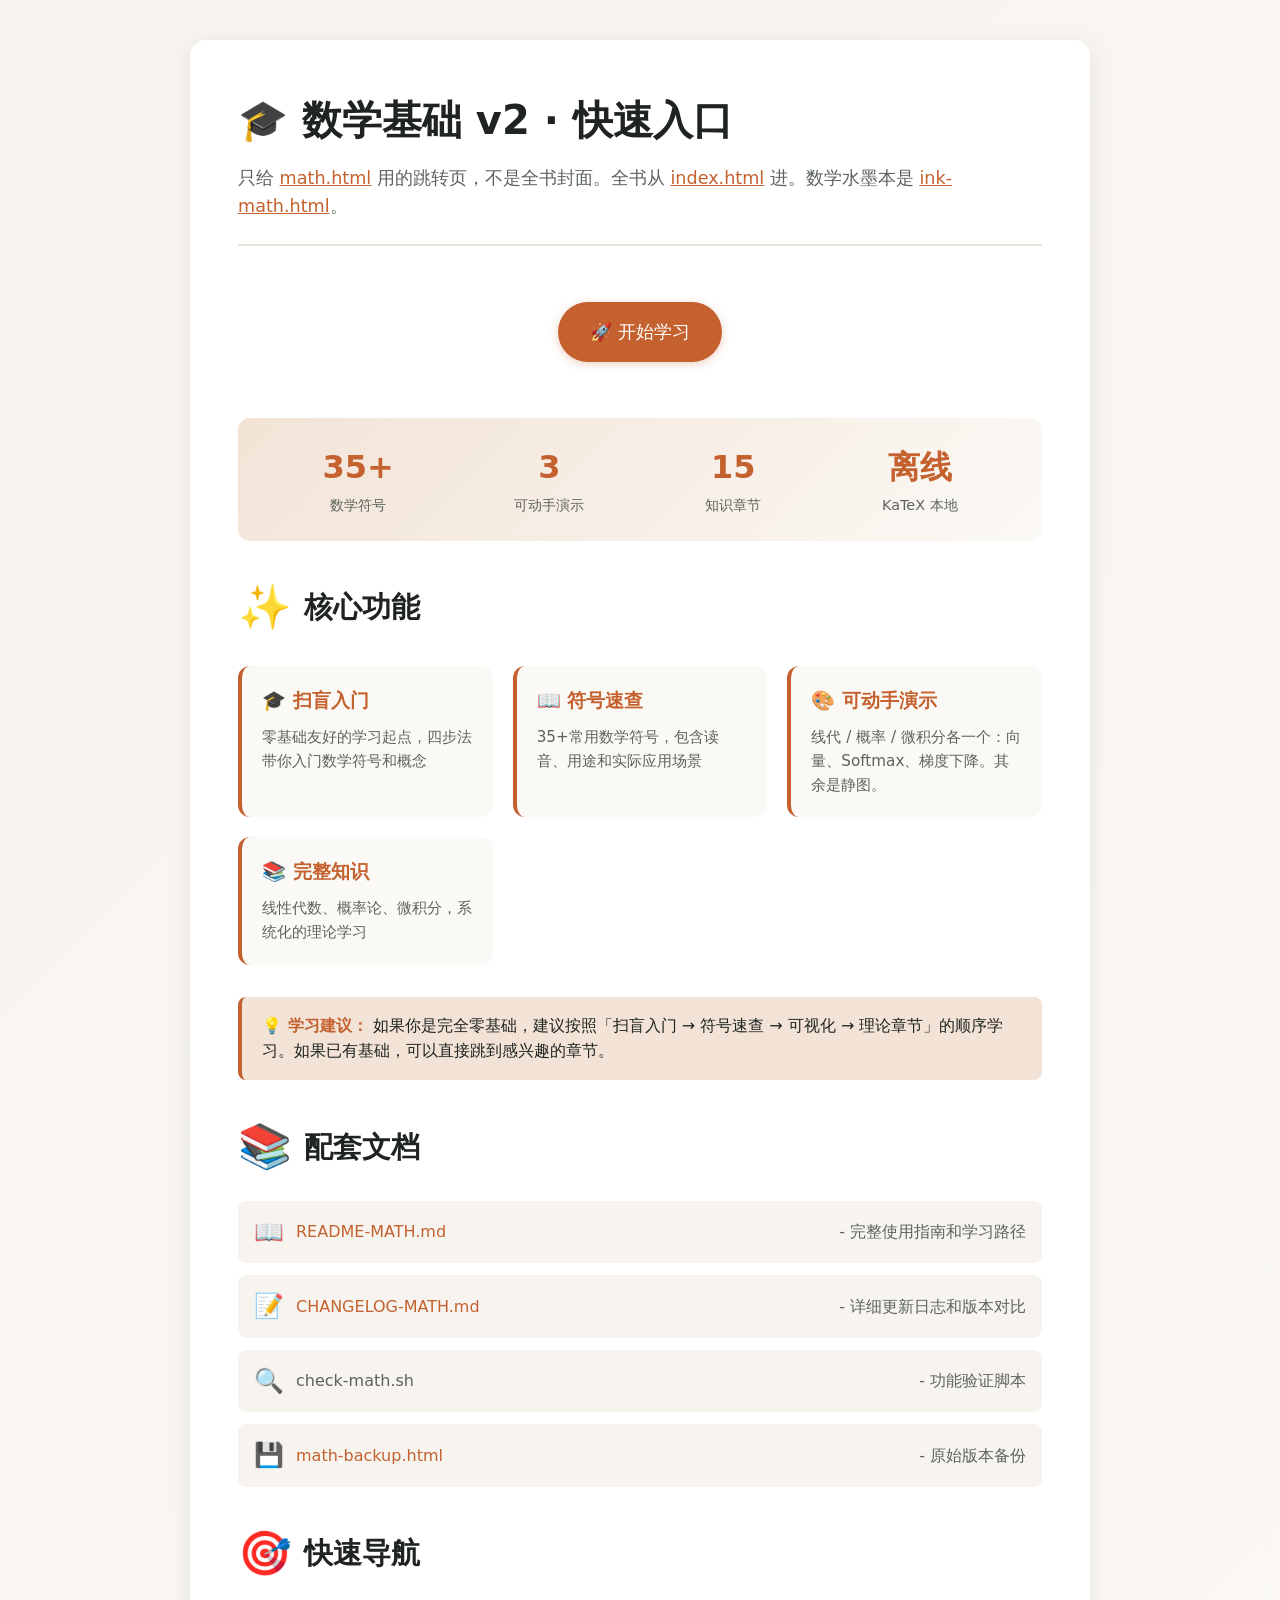
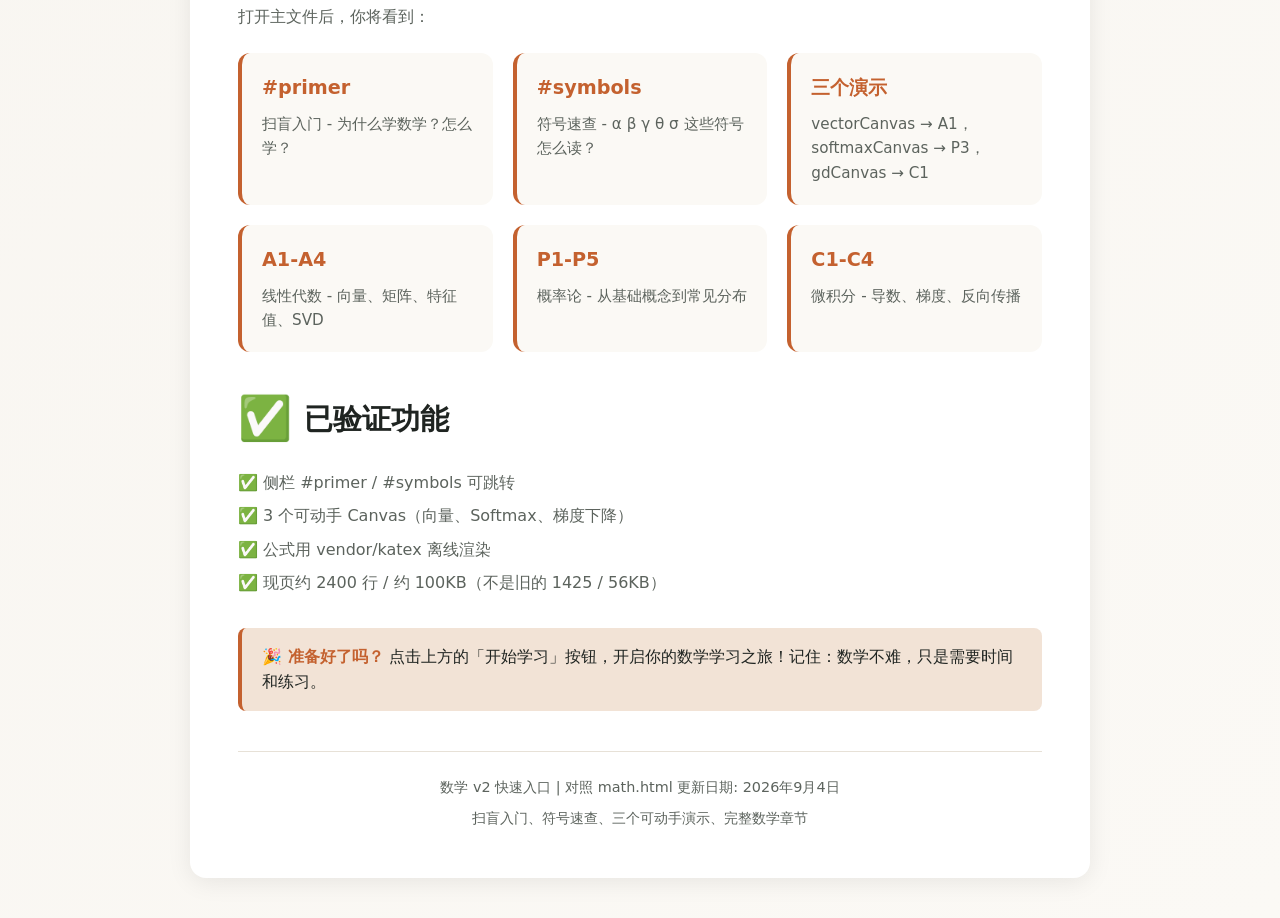
<file: start-here.html>
<!DOCTYPE html>
<html lang="zh-CN">
<head>
  <meta charset="UTF-8">
  <meta name="viewport" content="width=device-width, initial-scale=1.0">
  <title>数学基础 v2 · 快速入口</title>
  <style>
    * { margin: 0; padding: 0; box-sizing: border-box; }
    body {
      font-family: -apple-system, BlinkMacSystemFont, "Segoe UI", system-ui, sans-serif;
      background: linear-gradient(135deg, #F7F4EF 0%, #FBF9F5 100%);
      color: #1F2421;
      padding: 40px 20px;
      line-height: 1.6;
    }
    .container {
      max-width: 900px;
      margin: 0 auto;
      background: white;
      padding: 48px;
      border-radius: 16px;
      box-shadow: 0 4px 24px rgba(0,0,0,0.08);
    }
    h1 {
      font-size: 2.5em;
      margin-bottom: 12px;
      color: #1F2421;
    }
    .subtitle {
      color: #5C635D;
      font-size: 1.1em;
      margin-bottom: 32px;
      padding-bottom: 24px;
      border-bottom: 2px solid #E7E1D7;
    }
    .hero-btn {
      display: inline-block;
      padding: 16px 32px;
      background: #C4612F;
      color: white;
      text-decoration: none;
      border-radius: 999px;
      font-weight: 500;
      font-size: 1.1em;
      margin: 24px 0;
      transition: all 0.2s;
      box-shadow: 0 2px 8px rgba(196, 97, 47, 0.3);
    }
    .hero-btn:hover {
      background: #A94E22;
      transform: translateY(-2px);
      box-shadow: 0 4px 16px rgba(196, 97, 47, 0.4);
    }
    .section {
      margin: 32px 0;
    }
    .section h2 {
      font-size: 1.8em;
      margin-bottom: 16px;
      color: #1F2421;
      display: flex;
      align-items: center;
      gap: 12px;
    }
    .features {
      display: grid;
      grid-template-columns: repeat(auto-fit, minmax(250px, 1fr));
      gap: 20px;
      margin: 24px 0;
    }
    .feature {
      padding: 20px;
      background: #FBF9F5;
      border-radius: 12px;
      border-left: 4px solid #C4612F;
    }
    .feature h3 {
      font-size: 1.2em;
      margin-bottom: 8px;
      color: #C4612F;
    }
    .feature p {
      color: #5C635D;
      font-size: 0.95em;
    }
    .docs-list {
      list-style: none;
      margin: 20px 0;
    }
    .docs-list li {
      margin: 12px 0;
      padding: 12px 16px;
      background: #F7F4EF;
      border-radius: 8px;
      display: flex;
      align-items: center;
      gap: 12px;
    }
    .docs-list a {
      color: #C4612F;
      text-decoration: none;
      font-weight: 500;
    }
    .docs-list a:hover {
      text-decoration: underline;
    }
    .icon {
      font-size: 1.5em;
    }
    .stats {
      display: flex;
      justify-content: space-around;
      margin: 32px 0;
      padding: 24px;
      background: linear-gradient(135deg, #F2E3D6 0%, #FBF9F5 100%);
      border-radius: 12px;
    }
    .stat {
      text-align: center;
    }
    .stat-num {
      font-size: 2em;
      font-weight: 600;
      color: #C4612F;
    }
    .stat-label {
      color: #5C635D;
      font-size: 0.9em;
    }
    .alert {
      padding: 16px 20px;
      background: #F2E3D6;
      border-radius: 8px;
      margin: 24px 0;
      border-left: 4px solid #C4612F;
    }
    .alert strong {
      color: #C4612F;
    }
    @media (max-width: 600px) {
      .container { padding: 24px; }
      h1 { font-size: 2em; }
      .features { grid-template-columns: 1fr; }
      .stats { flex-direction: column; gap: 16px; }
    }
  </style>
</head>
<body>
  <div class="container">
    <h1>🎓 数学基础 v2 · 快速入口</h1>
    <p class="subtitle">只给 <a href="math.html" style="color:#C4612F;">math.html</a> 用的跳转页，不是全书封面。全书从 <a href="index.html" style="color:#C4612F;">index.html</a> 进。数学水墨本是 <a href="ink-math.html" style="color:#C4612F;">ink-math.html</a>。</p>

    <div style="text-align: center;">
      <a href="math.html" class="hero-btn">🚀 开始学习</a>
    </div>

    <div class="stats">
      <div class="stat">
        <div class="stat-num">35+</div>
        <div class="stat-label">数学符号</div>
      </div>
      <div class="stat">
        <div class="stat-num">3</div>
        <div class="stat-label">可动手演示</div>
      </div>
      <div class="stat">
        <div class="stat-num">15</div>
        <div class="stat-label">知识章节</div>
      </div>
      <div class="stat">
        <div class="stat-num">离线</div>
        <div class="stat-label">KaTeX 本地</div>
      </div>
    </div>

    <div class="section">
      <h2><span class="icon">✨</span> 核心功能</h2>
      <div class="features">
        <div class="feature">
          <h3>🎓 扫盲入门</h3>
          <p>零基础友好的学习起点，四步法带你入门数学符号和概念</p>
        </div>
        <div class="feature">
          <h3>📖 符号速查</h3>
          <p>35+常用数学符号，包含读音、用途和实际应用场景</p>
        </div>
        <div class="feature">
          <h3>🎨 可动手演示</h3>
          <p>线代 / 概率 / 微积分各一个：向量、Softmax、梯度下降。其余是静图。</p>
        </div>
        <div class="feature">
          <h3>📚 完整知识</h3>
          <p>线性代数、概率论、微积分，系统化的理论学习</p>
        </div>
      </div>
    </div>

    <div class="alert">
      <strong>💡 学习建议：</strong> 如果你是完全零基础，建议按照「扫盲入门 → 符号速查 → 可视化 → 理论章节」的顺序学习。如果已有基础，可以直接跳到感兴趣的章节。
    </div>

    <div class="section">
      <h2><span class="icon">📚</span> 配套文档</h2>
      <ul class="docs-list">
        <li>
          <span class="icon">📖</span>
          <a href="README-MATH.md" target="_blank">README-MATH.md</a>
          <span style="color: #5C635D; margin-left: auto;">- 完整使用指南和学习路径</span>
        </li>
        <li>
          <span class="icon">📝</span>
          <a href="CHANGELOG-MATH.md" target="_blank">CHANGELOG-MATH.md</a>
          <span style="color: #5C635D; margin-left: auto;">- 详细更新日志和版本对比</span>
        </li>
        <li>
          <span class="icon">🔍</span>
          <span style="color: #5C635D;">check-math.sh</span>
          <span style="color: #5C635D; margin-left: auto;">- 功能验证脚本</span>
        </li>
        <li>
          <span class="icon">💾</span>
          <a href="math-backup.html" target="_blank">math-backup.html</a>
          <span style="color: #5C635D; margin-left: auto;">- 原始版本备份</span>
        </li>
      </ul>
    </div>

    <div class="section">
      <h2><span class="icon">🎯</span> 快速导航</h2>
      <p style="margin: 16px 0; color: #5C635D;">打开主文件后，你将看到：</p>
      <div class="features">
        <div class="feature">
          <h3>#primer</h3>
          <p>扫盲入门 - 为什么学数学？怎么学？</p>
        </div>
        <div class="feature">
          <h3>#symbols</h3>
          <p>符号速查 - α β γ θ σ 这些符号怎么读？</p>
        </div>
        <div class="feature">
          <h3>三个演示</h3>
          <p>vectorCanvas → A1，softmaxCanvas → P3，gdCanvas → C1</p>
        </div>
        <div class="feature">
          <h3>A1-A4</h3>
          <p>线性代数 - 向量、矩阵、特征值、SVD</p>
        </div>
        <div class="feature">
          <h3>P1-P5</h3>
          <p>概率论 - 从基础概念到常见分布</p>
        </div>
        <div class="feature">
          <h3>C1-C4</h3>
          <p>微积分 - 导数、梯度、反向传播</p>
        </div>
      </div>
    </div>

    <div class="section">
      <h2><span class="icon">✅</span> 已验证功能</h2>
      <ul style="list-style: none; margin: 16px 0;">
        <li style="margin: 8px 0; color: #5C635D;">✅ 侧栏 #primer / #symbols 可跳转</li>
        <li style="margin: 8px 0; color: #5C635D;">✅ 3 个可动手 Canvas（向量、Softmax、梯度下降）</li>
        <li style="margin: 8px 0; color: #5C635D;">✅ 公式用 vendor/katex 离线渲染</li>
        <li style="margin: 8px 0; color: #5C635D;">✅ 现页约 2400 行 / 约 100KB（不是旧的 1425 / 56KB）</li>
      </ul>
    </div>

    <div class="alert">
      <strong>🎉 准备好了吗？</strong> 点击上方的「开始学习」按钮，开启你的数学学习之旅！记住：数学不难，只是需要时间和练习。
    </div>

    <div style="text-align: center; margin-top: 40px; padding-top: 24px; border-top: 1px solid #E7E1D7; color: #5C635D; font-size: 0.9em;">
      <p>数学 v2 快速入口 | 对照 math.html 更新日期: 2026年9月4日</p>
      <p style="margin-top: 8px;">扫盲入门、符号速查、三个可动手演示、完整数学章节</p>
    </div>
  </div>
</body>
</html>
</file>
<file: style.css>
/* ============================================================
   看得见的大模型 - design tokens  (喜茶风 · 浅色为主)
   light default + dark, accent: 茶色/酱红, radius: 16/10/pill
   ============================================================ */

:root {
  --bg:        #fdfbf7;   /* 奶白 */
  --bg-2:      #f7f3ec;   /* 浅奶油 */
  --surface:   #ffffff;   /* 白卡 */
  --surface-2: #f9f5ee;   /* 暖米色 */
  --line:      #ece5da;   /* 极浅暖灰 */
  --line-soft: #f2ecdf;

  --text:      #3a332c;   /* 深棕黑 */
  --read:      #4e463e;   /* 正文，比 dim 够读 */
  --dim:       #8b8177;   /* 暖灰 */
  --faint:     #b7ada2;   /* 浅暖灰 */

  --accent:      #9c4a2f;  /* 酱红/普洱 */
  --accent-ink:  #7c3a24;
  --accent-on:   #fff8f0;
  --accent-soft: rgba(156, 74, 47, .10);
  --accent-line: rgba(156, 74, 47, .28);
  --accent-deep: #7c3a24;

  --heat:   156, 74, 47;
  --serieB: #c7864a;   /* 奶茶色 */

  --r: 22px;
  --r-sm: 10px;
  --r-pill: 999px;
  --rail-w: 220px;
  --top-h: 64px;

  --font-head: "Iowan Old Style", "Palatino Linotype", "Book Antiqua", Palatino,
                Georgia, "Times New Roman", serif;   /* Claude 衬线大标题 */
  --sans: -apple-system, BlinkMacSystemFont, "PingFang SC", "Hiragino Sans GB",
          "Microsoft YaHei", "Noto Sans SC", "Segoe UI", system-ui, sans-serif;
  --mono: ui-monospace, "SF Mono", "JetBrains Mono", Menlo, Consolas, monospace;
}

html { color-scheme: light; }
[data-theme="dark"] {
  color-scheme: dark;
  --bg:        #16130f;
  --bg-2:      #1e1a14;
  --surface:   #262019;
  --surface-2: #2f2820;
  --line:      #3a322a;
  --line-soft: #2e2820;

  --text:      #f2ede6;
  --read:      #e6dfd6;
  --dim:       #b5aba0;
  --faint:     #7d7368;

  --accent:      #c7864a;
  --accent-ink:  #d99a63;
  --accent-on:   #1a130c;
  --accent-soft: rgba(199, 134, 74, .16);
  --accent-line: rgba(199, 134, 74, .38);
  --accent-deep: #a56a35;

  --heat:   199, 134, 74;
  --serieB: #7fb8e0;
}

* { box-sizing: border-box; }
html { scroll-behavior: smooth; scroll-padding-top: 84px; }
@media (prefers-reduced-motion: reduce) {
  html { scroll-behavior: auto; }
}

body {
  margin: 0;
  background: var(--bg);
  color: var(--text);
  font-family: var(--sans);
  font-size: 16.5px;
  line-height: 1.75;
  -webkit-font-smoothing: antialiased;
  text-rendering: optimizeLegibility;
  transition: background .3s, color .3s;
}

.mono { font-family: var(--mono); font-variant-numeric: tabular-nums; }
.accent { color: var(--accent-ink); }

/* ============================================================
   TOP BAR
   ============================================================ */
.topbar {
  position: fixed; inset: 0 0 auto 0; height: var(--top-h);
  display: flex; align-items: center; justify-content: space-between;
  padding: 0 22px;
  background: color-mix(in srgb, var(--bg) 82%, transparent);
  backdrop-filter: blur(18px) saturate(160%);
  -webkit-backdrop-filter: blur(18px) saturate(160%);
  border-bottom: 1px solid var(--line-soft);
  z-index: 40;
}

.brand {
  display: flex; align-items: center; gap: 10px;
  color: var(--text); text-decoration: none;
  font-weight: 600; letter-spacing: .01em;
}
.brand-mark {
  width: 20px; height: 20px; border-radius: var(--r-sm);
  background: linear-gradient(140deg, var(--accent), var(--serieB));
  box-shadow: inset 0 1px 0 rgba(255,255,255,.28);
}
.brand-name { font-size: 15px; font-weight: 700; }

.topbar-right { display: flex; align-items: center; gap: 16px; }

.pagelinks { display: flex; align-items: center; gap: 8px; }
.pagelink {
  padding: 7px 16px; border-radius: var(--r-pill);
  color: var(--dim); text-decoration: none;
  font-size: 13.5px; transition: color .18s, background .18s;
}
.pagelink-sep {
  width: 1px;
  height: 14px;
  margin: 0 4px;
  flex: 0 0 1px;
  background: var(--faint);
  opacity: .7;
}
.pagelink:hover { color: var(--text); background: var(--surface-2); }
.pagelink.is-on { color: var(--accent-on); background: var(--accent); font-weight: 600; }

.theme-btn {
  appearance: none; cursor: pointer;
  width: 36px; height: 36px; border-radius: var(--r-pill);
  border: 1px solid var(--line); background: var(--surface);
  color: var(--dim);
  display: grid; place-items: center;
  transition: all .18s;
}
.theme-btn:hover { color: var(--text); border-color: var(--faint); }
.theme-btn:focus-visible,
.pagelink:focus-visible,
.chap-jump:focus-visible,
.btn:focus-visible,
.rail-list a:focus-visible {
  outline: 2px solid var(--accent);
  outline-offset: 2px;
}
.theme-btn:active { transform: scale(.94); }
.theme-btn svg { width: 16px; height: 16px; fill: none; stroke: currentColor; stroke-width: 1.7; }
.theme-btn .i-sun { display: none; }
[data-theme="dark"] .theme-btn .i-sun { display: block; }
[data-theme="dark"] .theme-btn .i-moon { display: none; }

.progress { position: absolute; left: 0; right: 0; bottom: -1px; height: 2px; }
.progress i { display: block; height: 100%; width: 0%; background: var(--accent); transition: width .1s linear; }
.progress-chap {
  position: fixed; right: 18px; top: 78px;
  font-family: var(--font-head); font-size: 14px; font-weight: 620;
  color: var(--faint); letter-spacing: -.01em;
  background: none;
  border: 0;
  border-radius: 0;
  padding: 0;
  opacity: 0; transform: translateY(-4px);
  transition: opacity .2s, transform .2s;
  pointer-events: none;
  max-width: 42ch; white-space: nowrap; overflow: hidden; text-overflow: ellipsis;
}
.progress-chap.show { opacity: 1; transform: none; }
@media (max-width: 900px) { .progress-chap { max-width: 60vw; } }

/* ============================================================
   RAIL
   ============================================================ */
.rail {
  position: fixed; top: var(--top-h); bottom: 0; left: 0; width: var(--rail-w);
  padding: 26px 0 40px 22px; overflow-y: auto; z-index: 30;
  border-right: 1px solid var(--line-soft);
}
.rail-list { list-style: none; margin: 0; padding: 0; }
.rail-list li { margin: 0 0 1px; }
.rail-list a {
  display: flex; align-items: baseline; gap: 10px;
  padding: 7px 10px 7px 12px; margin-left: -12px;
  color: var(--dim); text-decoration: none;
  font-size: 14.5px; line-height: 1.5;
  border-left: 2px solid transparent;
  transition: color .18s, border-color .18s;
}
.rail-list a b {
  font-family: var(--mono); font-size: 12px; font-weight: 600;
  color: var(--dim); letter-spacing: .04em; transition: color .18s;
}
.rail-list a:hover { color: var(--text); }
.rail-list a:hover b { color: var(--accent-ink); }
.rail-list a.is-on { color: var(--text); border-left-color: var(--accent); }
.rail-list a.is-on b { color: var(--accent-ink); }

.chap-jump { display: none; }
.rail-sep {
  margin: 22px 0 10px; padding-left: 0;
  font-size: 12.5px; letter-spacing: .1em; color: var(--dim);
  text-transform: uppercase; font-family: var(--mono); font-weight: 600;
}
.rail-sep-tight { margin-top: 12px; }

/* ============================================================
   LAYOUT
   ============================================================ */
main { margin-left: var(--rail-w); padding-top: var(--top-h); }
.ch, .hero, .foot-in { max-width: 900px; margin: 0 auto; padding: 0 48px; }

/* ============================================================
   HERO
   ============================================================ */
.hero {
  display: grid; grid-template-columns: 1fr 1fr; gap: 48px; align-items: center;
  min-height: calc(100dvh - var(--top-h) - 70px);
  max-width: 1160px; padding-top: 40px;
}
.hero h1 {
  font-family: var(--font-head);
  font-size: clamp(44px, 5.8vw, 72px); line-height: 1.06;
  letter-spacing: -.02em; font-weight: 600; margin: 0 0 24px;
}
.hero-sub { color: var(--dim); font-size: 17px; line-height: 1.75; max-width: 40ch; margin: 0 0 34px; }
.hero-cta { display: flex; gap: 14px; flex-wrap: wrap; }
.hero-viz {
  position: relative; border: 1px solid var(--line); border-radius: var(--r);
  background: linear-gradient(135deg, var(--surface), var(--bg-2));
  overflow: hidden; aspect-ratio: 720 / 520;
  box-shadow: 0 16px 48px -24px rgba(156, 74, 47, .28);
}
.hero-viz canvas { width: 100%; height: 100%; display: block; }
.hero-glyphs {
  display: grid; place-items: center; height: 100%;
  font-size: 48px; color: var(--accent); font-family: var(--mono);
}

.hero-quiet {
  margin: 22px 0 0;
  font-size: 14px; color: var(--faint); line-height: 1.6;
}
.hero-sub a,
.hero-quiet a {
  color: inherit;
  text-decoration: none;
  border-bottom: 1px solid color-mix(in srgb, var(--accent) 35%, transparent);
  padding-bottom: 1px;
  transition: border-color .15s ease, color .15s ease;
}
.hero-sub a:hover,
.hero-quiet a:hover {
  color: var(--accent-ink);
  border-bottom-color: var(--accent);
}

/* ============================================================
   JOURNEY MAP  — 大站 + 展开，不是导航条
   ============================================================ */
.journey {
  max-width: 1160px; margin: 0 auto; padding: 56px 48px 80px;
}
.journey-head {
  text-align: center;
  margin-bottom: 52px;
}
.journey-label {
  display: block;
  font-family: var(--font-head);
  font-size: clamp(28px, 3.4vw, 42px);
  font-weight: 600;
  color: var(--text);
  letter-spacing: -.02em;
}
.journey-sub {
  display: block;
  margin-top: 12px;
  font-size: 14px;
  color: var(--faint);
}
.journey-track {
  display: grid;
  grid-template-columns: repeat(5, 1fr);
  gap: 0;
  position: relative;
  padding: 0;
  background: none;
  border: none;
  box-shadow: none;
  overflow: visible;
}
.journey-track::before {
  content: "";
  position: absolute;
  left: 10%; right: 10%;
  top: 22px;
  height: 1px;
  background: var(--line);
  pointer-events: none;
}
.j-link { display: none; }
.journey-hub {
  position: relative;
  z-index: 1;
  text-align: center;
  padding: 0 10px;
}
.journey-hub-btn,
.journey-stop {
  appearance: none; cursor: pointer; width: 100%;
  display: flex; flex-direction: column; align-items: center; gap: 6px;
  border: 0; background: transparent; padding: 0;
  text-align: center; font-family: inherit;
}
.journey-stop i {
  display: grid; place-items: center;
  width: 44px; height: 44px; margin-bottom: 10px;
  border-radius: 50%;
  background: var(--bg);
  border: 1px solid var(--line);
  font-style: normal; font-size: 12px; font-family: var(--mono);
  color: var(--faint);
  transition: border-color .2s, color .2s;
}
.journey-stop b {
  font-family: var(--font-head);
  font-size: clamp(18px, 2vw, 24px);
  font-weight: 620;
  color: var(--text);
  letter-spacing: -.02em;
}
.journey-stop small {
  font-size: 12.5px; color: var(--faint); line-height: 1.45;
  max-width: 16ch;
}
.journey-stop:hover b { color: var(--accent-ink); }
.journey-hub.is-on .journey-stop i,
.journey-hub.is-open .journey-stop i {
  border-color: var(--accent);
  color: var(--accent-ink);
}
.journey-hub.is-on .journey-stop b,
.journey-hub.is-open .journey-stop b { color: var(--accent-ink); }
.journey-subs {
  display: none;
  flex-direction: column;
  align-items: center;
  gap: 2px;
  margin-top: 18px;
}
.journey-hub.is-open .journey-subs { display: flex; }
.journey-substop {
  appearance: none; cursor: pointer;
  border: 0; background: none;
  font-family: inherit; font-size: 13px; color: var(--dim);
  padding: 5px 0;
  transition: color .15s;
}
.journey-substop:hover { color: var(--accent-ink); }

/* ============================================================
   CHAPTER BRIDGE — 一行浅字，不是胶囊条
   ============================================================ */
.bridge {
  display: block;
  margin: -4px 0 28px;
  padding: 0;
  background: none;
  border: 0;
  font-size: 14px;
  line-height: 1.7;
  color: var(--faint);
}
.bridge-arrow { color: var(--faint); margin: 0 8px; }
.bridge-from { color: var(--faint); }
.bridge-to { color: var(--dim); }
.bridge-note { color: var(--faint); }

/* ---------- buttons ---------- */
.btn {
  appearance: none; cursor: pointer;
  display: inline-flex; align-items: center; justify-content: center; white-space: nowrap;
  padding: 12px 26px; border-radius: var(--r-pill);
  font-family: inherit; font-size: 14.5px; font-weight: 600; text-decoration: none;
  border: 1px solid var(--line); background: var(--surface); color: var(--text);
  box-shadow: 0 1px 3px rgba(156, 74, 47, .05);
  transition: all .2s ease;
}
.btn:hover { background: var(--surface-2); border-color: var(--faint); transform: translateY(-1px); }
.btn:active { transform: translateY(1px); }
.btn-primary { background: var(--accent); color: var(--accent-on); border-color: var(--accent); font-weight: 650; }
.btn-primary:hover { background: var(--accent-deep); border-color: var(--accent-deep); }
.btn-ghost { background: transparent; color: var(--dim); }
.btn-ghost:hover { color: var(--text); background: var(--surface-2); }
.btn-sm { padding: 8px 16px; font-size: 13px; }

/* ============================================================
   CHAPTER
   ============================================================ */
.ch { padding-top: 48px; padding-bottom: 36px; }
.ch-head {
  display: flex; align-items: baseline; gap: 16px;
  margin-bottom: 28px;
}
.ch-num {
  font-family: var(--font-head); font-size: 15px; font-weight: 620;
  color: var(--accent-ink); letter-spacing: .08em;
  background: none; border: 0; padding: 0;
  flex-shrink: 0;
}
.ch h2 {
  font-family: var(--font-head);
  font-size: clamp(30px, 3.6vw, 44px); line-height: 1.15; letter-spacing: -.015em;
  font-weight: 620; margin: 0;
}
.ch h3.sub {
  font-family: var(--font-head);
  font-size: 22px; font-weight: 620; margin: 56px 0 16px;
  padding-top: 26px; border-top: 1px solid var(--line-soft);
  letter-spacing: -.01em;
}
.lead { font-size: 18px; line-height: 1.8; color: var(--read); max-width: 60ch; margin: 0 0 40px; }
.ch p { max-width: 64ch; }
.ch > p { color: var(--read); font-size: 16.5px; line-height: 1.9; }
.ch > p a, .lead a {
  color: var(--accent-ink); text-decoration: none;
  border-bottom: 1px solid var(--accent-line);
}
.ch > p a:hover, .lead a:hover { border-bottom-color: var(--accent); }

/* ---------- note：只留左边强调线 ---------- */
.note {
  border: none;
  border-left: 2px solid var(--accent);
  background: transparent;
  padding: 2px 0 2px 22px; border-radius: 0;
  margin: 32px 0; font-size: 15.5px; line-height: 1.82; color: var(--text);
  box-shadow: none;
}
.note > b:first-child {
  display: flex; align-items: center; gap: 8px;
  color: var(--accent-ink);
  font-size: 13.5px; font-weight: 620; letter-spacing: .02em; margin-bottom: 6px;
}
.note > b:first-child::before {
  content: ""; width: 6px; height: 6px; border-radius: 50%; background: var(--accent); flex-shrink: 0;
}
.note p { margin: 0 0 10px; }
.note p:last-child { margin-bottom: 0; }

/* ---------- compare ---------- */
.compare {
  display: grid; grid-template-columns: 1fr 1fr; gap: 1px;
  background: var(--line); border: 1px solid var(--line);
  border-radius: var(--r); overflow: hidden; margin: 32px 0;
  box-shadow: 0 12px 36px -20px rgba(156, 74, 47, .14);
}
.cmp-col { background: var(--surface); padding: 24px 26px; }
.cmp-col h4 { margin: 0 0 12px; font-size: 14px; font-weight: 620; color: var(--text); }
.cmp-col ul { margin: 0; padding-left: 17px; }
.cmp-col li { color: var(--dim); font-size: 14.5px; line-height: 1.85; }
.cmp-col li::marker { color: var(--accent-deep); }

/* ============================================================
   DEMO SHELL
   ============================================================ */
.demo {
  border: 1px solid var(--line); border-radius: var(--r); background: var(--surface);
  margin: 34px 0; overflow: hidden;
  box-shadow: 0 12px 40px -18px rgba(156, 74, 47, .16);
}
.demo-wide { width: 100%; margin-left: 0; }
.demo-head {
  padding: 24px 28px 18px; border-bottom: 1px solid var(--line-soft); background: var(--bg-2);
  display: flex; align-items: baseline; gap: 10px; flex-wrap: wrap;
}
.demo-head h3 { font-family: var(--font-head); margin: 0 0 4px; font-size: 19px; font-weight: 620; }
.demo-head p { margin: 0; font-size: 13.5px; color: var(--faint); line-height: 1.65; }
.demo-body { padding: 22px 24px; }
canvas { display: block; max-width: 100%; }

.ctl-row {
  display: grid; grid-template-columns: 86px 1fr 52px;
  align-items: center; gap: 12px; margin: 10px 0; font-size: 13px; color: var(--dim);
}
.ctl-row.inline { display: inline-grid; grid-template-columns: auto 130px 42px; margin: 0 0 0 8px; }
.ctl-row output { text-align: right; font-size: 12.5px; color: var(--text); }

input[type="range"] {
  appearance: none; width: 100%; height: 3px;
  background: var(--line); border-radius: var(--r-pill); outline: none;
}
input[type="range"]::-webkit-slider-thumb {
  appearance: none; width: 14px; height: 14px; border-radius: 50%;
  background: var(--accent); cursor: pointer;
  border: 2px solid var(--bg); box-shadow: 0 0 0 1px var(--accent); transition: transform .12s;
}
input[type="range"]::-webkit-slider-thumb:hover { transform: scale(1.15); }
input[type="range"]::-moz-range-thumb {
  width: 12px; height: 12px; border-radius: 50%;
  background: var(--accent); cursor: pointer; border: 2px solid var(--bg);
}

select, .text-input {
  font-family: inherit; font-size: 13.5px;
  background: var(--bg-2); color: var(--text);
  border: 1px solid var(--line); border-radius: var(--r-sm);
  padding: 8px 11px; outline: none; width: 100%;
}
select:focus, .text-input:focus { border-color: var(--accent-line); }

.btn-row { display: flex; gap: 9px; align-items: center; flex-wrap: wrap; margin-top: 14px; }
.btn-row.center { justify-content: center; padding: 4px 24px 20px; }

.stat-row { display: flex; gap: 26px; margin-top: 16px; flex-wrap: wrap; }
.stat-row.col { flex-direction: column; gap: 10px; }
.stat { display: flex; flex-direction: column; gap: 1px; }
.stat span { font-size: 11.5px; color: var(--faint); letter-spacing: .02em; }
.stat b { font-size: 17px; font-weight: 600; }

/* pretrain (ch7) */
.pretrain-body { display: grid; grid-template-columns: 1fr 1fr; gap: 26px; align-items: start; }
.pretrain-left canvas, .pretrain-right canvas { max-width: 100%; }
.pretrain-left .ctl-row, .pretrain-left .btn-row { max-width: 460px; }

.tip { font-size: 12.5px; color: var(--faint); line-height: 1.7; margin: 16px 0 0; padding-top: 12px; border-top: 1px solid var(--line-soft); }
.divider { height: 1px; background: var(--line-soft); margin: 16px 0; }

/* ============================================================
   CH1 / CH2 / CH3
   ============================================================ */
.grad-body { display: grid; grid-template-columns: 1fr 320px; gap: 26px; align-items: start; }
.grad-left canvas, .grad-right canvas {
  border: 1px solid var(--line-soft); border-radius: var(--r-sm);
  background: var(--bg-2); width: 100%; height: auto;
}
.grad-left .ctl-row:first-of-type { margin-top: 16px; }

.mlp-body { display: grid; grid-template-columns: 380px 1fr; gap: 26px; align-items: start; }
#mlpCanvas { border: 1px solid var(--line-soft); border-radius: var(--r-sm); background: var(--bg-2); }

.tok-out { display: flex; flex-wrap: wrap; gap: 4px; margin-top: 16px; min-height: 34px; }
.tok { font-family: var(--mono); font-size: 13px; padding: 4px 8px; border-radius: var(--r-sm); border: 1px solid transparent; }
.tok i { font-style: normal; font-size: 9.5px; opacity: .55; margin-left: 5px; }

.emb-body { display: grid; grid-template-columns: 1fr 220px; gap: 24px; align-items: start; }
#embCanvas { border: 1px solid var(--line-soft); border-radius: var(--r-sm); background: var(--bg-2); width: 100%; height: auto; cursor: crosshair; }
.emb-picked { display: flex; flex-direction: column; gap: 2px; }
.emb-picked span { font-size: 11.5px; color: var(--faint); }
.emb-picked b { font-size: 19px; font-weight: 620; color: var(--accent-ink); }
.emb-near { margin-top: 14px; display: flex; flex-direction: column; gap: 6px; }
.emb-near div { display: flex; justify-content: space-between; align-items: baseline; font-size: 13px; color: var(--dim); }
.emb-near em { font-style: normal; font-family: var(--mono); font-size: 11.5px; color: var(--faint); }
.vecmath-title { font-size: 11.5px; color: var(--faint); margin-bottom: 7px; }
.vecmath-eq { font-size: 13px; color: var(--dim); margin-bottom: 12px; line-height: 1.6; }
.vecmath-eq b { color: var(--accent-ink); }

/* ============================================================
   CH4 attention
   ============================================================ */
.head-tabs { display: flex; gap: 6px; flex-wrap: wrap; margin-bottom: 20px; }
.head-tab {
  appearance: none; cursor: pointer; padding: 6px 13px; border-radius: var(--r-pill);
  border: 1px solid var(--line); background: var(--bg-2); color: var(--dim);
  font-family: inherit; font-size: 12.5px; transition: all .18s;
}
.head-tab:hover { color: var(--text); border-color: var(--faint); }
.head-tab.is-on { background: var(--accent-soft); border-color: var(--accent-line); color: var(--accent-ink); }
.head-tab em { font-style: normal; opacity: .65; margin-left: 6px; font-size: 11px; }

.attn-wrap { display: grid; grid-template-columns: 1fr 268px; gap: 24px; align-items: start; }
.attn-arcs { grid-column: 1 / -1; }
.attn-arcs svg { width: 100%; height: auto; display: block; }
.attn-grid-wrap { overflow-x: auto; }
.attn-grid { display: grid; gap: 2px; min-width: 340px; }
.ag-cell { aspect-ratio: 1; border-radius: 3px; background: var(--bg-2); cursor: crosshair; outline: 1px solid transparent; outline-offset: 1px; transition: outline-color .1s; }
.ag-cell:hover, .ag-cell.is-hot { outline-color: var(--text); }
.ag-cell.is-masked { background: var(--surface-2); opacity: .5; cursor: not-allowed; }
.ag-lab { font-size: 11px; color: var(--faint); font-family: var(--mono); display: flex; align-items: center; justify-content: flex-end; padding-right: 7px; white-space: nowrap; overflow: hidden; }
.ag-lab.col { justify-content: center; padding: 0 0 5px 0; align-items: flex-end; writing-mode: vertical-rl; text-orientation: mixed; height: 52px; }
.ag-lab.is-hot { color: var(--accent-ink); }

.attn-detail { background: var(--bg-2); border: 1px solid var(--line-soft); border-radius: var(--r-sm); padding: 16px 18px; font-size: 13px; min-height: 210px; }
.ad-empty { color: var(--faint); font-size: 12.5px; line-height: 1.7; }
.ad-title { font-size: 14px; font-weight: 600; margin-bottom: 12px; }
.ad-title span { color: var(--accent-ink); }
.ad-row { display: flex; justify-content: space-between; gap: 12px; padding: 6px 0; border-bottom: 1px solid var(--line-soft); font-size: 12.5px; color: var(--dim); }
.ad-row:last-child { border-bottom: 0; }
.ad-row b { font-family: var(--mono); color: var(--text); font-weight: 500; }
.ad-bar { height: 4px; border-radius: 2px; background: var(--line); margin-top: 10px; overflow: hidden; }
.ad-bar i { display: block; height: 100%; background: var(--accent); }
.ad-note { font-size: 12px; color: var(--faint); line-height: 1.65; margin-top: 12px; }

.steps { display: flex; gap: 6px; flex-wrap: wrap; margin-bottom: 18px; }
.step-btn { appearance: none; cursor: pointer; text-align: left; padding: 8px 14px; border-radius: var(--r-sm); border: 1px solid var(--line); background: var(--bg-2); color: var(--dim); font-family: inherit; font-size: 12.5px; transition: all .18s; }
.step-btn:hover { color: var(--text); }
.step-btn.is-on { background: var(--accent-soft); border-color: var(--accent-line); color: var(--accent-ink); }
.step-btn u { text-decoration: none; font-family: var(--mono); opacity: .55; margin-right: 6px; }

.step-panel { background: var(--bg-2); border: 1px solid var(--line-soft); border-radius: var(--r-sm); padding: 20px 22px; min-height: 132px; }
.sp-h { font-size: 15px; font-weight: 620; margin: 0 0 8px; }
.sp-p { font-size: 14px; color: var(--dim); line-height: 1.8; margin: 0 0 14px; max-width: 66ch; }
.sp-shape { display: inline-flex; align-items: center; gap: 10px; font-family: var(--mono); font-size: 12.5px; background: var(--surface); border: 1px solid var(--line); border-radius: var(--r-sm); padding: 7px 13px; color: var(--dim); }
.sp-shape b { color: var(--accent-ink); font-weight: 500; }
.sp-formula { font-family: var(--mono); font-size: 13px; color: var(--text); background: var(--surface); border: 1px solid var(--line); border-radius: var(--r-sm); padding: 11px 14px; margin-top: 12px; overflow-x: auto; }

/* ============================================================
   CH5 - 3D transformer
   ============================================================ */
.viz3d-wrap { display: grid; grid-template-columns: 1fr 340px; gap: 24px; align-items: start; }

/* ============================================================
   FLOW (ch10 全链路回放)
   ============================================================ */
.flow-body { display: grid; grid-template-columns: 1fr 300px; gap: 24px; align-items: start; }
.flow-stage {
  position: relative; border: 1px solid var(--line); border-radius: var(--r);
  background: radial-gradient(120% 90% at 50% 0%, var(--surface), var(--bg-2));
  overflow: hidden; height: 620px;
  box-shadow: inset 0 0 0 1px rgba(156,74,47,.05), 0 10px 34px -22px rgba(156,74,47,.16);
  cursor: grab; touch-action: none;
}
.flow-stage.dragging { cursor: grabbing; }
.flow-stage canvas { width: 100%; height: 100%; display: block; }
.flow-badge {
  position: absolute; right: 12px; top: 10px;
  font-size: 11px; color: var(--accent-ink); font-family: var(--mono);
  background: var(--accent-soft); border: 1px solid var(--accent-line);
  padding: 3px 9px; border-radius: var(--r-pill); pointer-events: none;
}
.flow-side { display: flex; flex-direction: column; gap: 14px; }
.flow-detail {
  background: var(--bg-2); border: 1px solid var(--line-soft); border-radius: var(--r-sm);
  padding: 20px 22px; min-height: 250px;
}
.flow-tag { font-family: var(--mono); font-size: 10.5px; letter-spacing: .08em; color: var(--faint); }
.flow-name { font-family: var(--font-head); font-size: 20px; font-weight: 620; margin: 6px 0 10px; }
.flow-shape {
  display: inline-block; font-family: var(--mono); font-size: 12px;
  background: var(--surface); border: 1px solid var(--line); border-radius: var(--r-sm);
  padding: 6px 11px; color: var(--accent-ink); margin-bottom: 12px;
}
.flow-desc { margin: 0; font-size: 14.5px; color: var(--dim); line-height: 1.8; }
.flow-step {
  font-family: var(--mono); font-size: 12px; color: var(--faint);
  background: var(--surface); border: 1px solid var(--line); border-radius: var(--r-sm);
  padding: 10px 12px; margin-top: 10px; overflow-x: auto;
}

.viz3d-stage {
  position: relative; border: 1px solid var(--line); border-radius: var(--r);
  background: radial-gradient(120% 90% at 50% 0%, var(--surface), var(--bg-2));
  overflow: hidden; cursor: grab; touch-action: none;
  box-shadow: inset 0 0 0 1px rgba(156,74,47,.05), 0 10px 34px -22px rgba(156,74,47,.16);
  height: 600px;
}
.viz3d-stage.dragging { cursor: grabbing; }
.viz3d-stage canvas { width: 100%; height: 100%; display: block; }
.viz3d-hint {
  position: absolute; left: 12px; bottom: 10px;
  font-size: 11px; color: var(--faint); font-family: var(--mono);
  pointer-events: none; opacity: .85;
}
.viz3d-badge {
  position: absolute; right: 12px; top: 10px;
  font-size: 11px; color: var(--accent-ink); font-family: var(--mono);
  background: var(--accent-soft); border: 1px solid var(--accent-line);
  padding: 3px 9px; border-radius: var(--r-pill); pointer-events: none;
}
.viz3d-side { display: flex; flex-direction: column; gap: 14px; }
.v3-detail { background: var(--bg-2); border: 1px solid var(--line-soft); border-radius: var(--r-sm); padding: 16px 18px; min-height: 250px; }
.v3-tag { font-family: var(--mono); font-size: 10.5px; letter-spacing: .08em; color: var(--faint); }
.v3-name { font-family: var(--font-head); font-size: 18px; font-weight: 620; margin: 4px 0 10px; }
.v3-shape { display: inline-block; font-family: var(--mono); font-size: 12px; background: var(--surface); border: 1px solid var(--line); border-radius: var(--r-sm); padding: 6px 11px; color: var(--accent-ink); margin-bottom: 12px; }
.v3-desc { font-size: 13.5px; color: var(--dim); line-height: 1.8; margin: 0 0 12px; }
.v3-math { font-size: 13px; margin-top: 10px; padding-top: 12px; border-top: 1px solid var(--line-soft); }
.v3-legend { display: flex; flex-wrap: wrap; gap: 10px 14px; font-size: 11.5px; color: var(--faint); }
.v3-legend i { display: inline-block; width: 9px; height: 9px; border-radius: 2px; margin-right: 5px; vertical-align: -1px; }

/* ============================================================
   CH6 sampling
   ============================================================ */
.samp-ctl { display: grid; grid-template-columns: repeat(3, 1fr); gap: 22px; margin-bottom: 22px; }
.samp-ctl .ctl-row { grid-template-columns: 60px 1fr 44px; margin: 0; }
.samp-bars { display: flex; flex-direction: column; gap: 5px; }
.sb-row { display: grid; grid-template-columns: 78px 1fr 62px; align-items: center; gap: 12px; }
.sb-word { font-size: 13.5px; text-align: right; transition: color .2s; }
.sb-track { height: 22px; background: var(--bg-2); border-radius: var(--r-sm); overflow: hidden; }
.sb-fill { height: 100%; background: var(--accent); border-radius: var(--r-sm); transition: width .32s cubic-bezier(.16,1,.3,1), background .2s; min-width: 2px; }
.sb-pct { font-family: var(--mono); font-size: 12px; color: var(--dim); }
.sb-row.is-cut .sb-word { color: var(--faint); text-decoration: line-through; }
.sb-row.is-cut .sb-fill { background: var(--line); }
.sb-row.is-cut .sb-pct { color: var(--faint); }
.sb-row.is-picked .sb-word { color: var(--accent-ink); font-weight: 620; }
.samp-result { font-size: 14px; color: var(--dim); margin-left: 6px; }
.samp-result b { color: var(--accent-ink); font-size: 16px; }

/* ============================================================
   CH7 lora
   ============================================================ */
.lora-body { display: grid; grid-template-columns: 1fr 210px; gap: 24px; align-items: center; }
#loraCanvas { width: 100%; height: auto; }

/* ============================================================
   CH8 rlhf
   ============================================================ */
.rlhf-flow { display: grid; grid-template-columns: repeat(3, 1fr); gap: 10px; margin-bottom: 20px; }
.rf-card { padding: 16px 16px 14px; border-radius: var(--r-sm); border: 1px solid var(--line); background: var(--bg-2); cursor: pointer; transition: all .18s; }
.rf-card:hover { border-color: var(--faint); }
.rf-card.is-on { border-color: var(--accent-line); background: var(--accent-soft); }
.rf-stage { font-family: var(--mono); font-size: 10.5px; color: var(--faint); letter-spacing: .08em; }
.rf-card.is-on .rf-stage { color: var(--accent-ink); }
.rf-name { font-size: 14.5px; font-weight: 600; margin: 5px 0 4px; }
.rf-desc { font-size: 12.5px; color: var(--dim); line-height: 1.6; }

.rlhf-panel { background: var(--bg-2); border: 1px solid var(--line-soft); border-radius: var(--r-sm); padding: 20px 22px; min-height: 190px; }
.rp-h { font-size: 15px; font-weight: 620; margin: 0 0 10px; }
.rp-p { font-size: 14px; color: var(--dim); line-height: 1.8; margin: 0 0 16px; max-width: 66ch; }
.rp-io { display: grid; grid-template-columns: 1fr 1fr; gap: 12px; margin-bottom: 14px; }
.rp-box { background: var(--surface); border: 1px solid var(--line); border-radius: var(--r-sm); padding: 12px 14px; }
.rp-box span { font-size: 11px; color: var(--faint); display: block; margin-bottom: 5px; }
.rp-box p { margin: 0; font-size: 13px; color: var(--dim); line-height: 1.65; }

.pref-pair { display: grid; grid-template-columns: 1fr 1fr; gap: 12px; margin: 14px 0; }
.pref-opt { background: var(--surface); border: 1px solid var(--line); border-radius: var(--r-sm); padding: 14px 16px; cursor: pointer; transition: all .18s; }
.pref-opt:hover { border-color: var(--accent-line); }
.pref-opt.picked { border-color: var(--accent); background: var(--accent-soft); }
.pref-opt p { margin: 0 0 8px; font-size: 13px; line-height: 1.7; color: var(--dim); }
.pref-score { font-family: var(--mono); font-size: 12px; color: var(--faint); }
.pref-opt.picked .pref-score { color: var(--accent-ink); }
.pref-fb { font-size: 13px; color: var(--dim); line-height: 1.7; margin-top: 12px; min-height: 24px; }

/* ============================================================
   CH9 graph
   ============================================================ */
.graph-body { display: grid; grid-template-columns: 1fr 1fr 250px; gap: 20px; align-items: start; }
.graph-pane { background: var(--bg-2); border: 1px solid var(--line-soft); border-radius: var(--r-sm); padding: 14px; }
.graph-title { font-size: 12px; color: var(--faint); margin-bottom: 8px; text-align: center; }
.graph-pane svg { width: 100%; height: auto; display: block; }
.gnode rect { fill: var(--surface); stroke: var(--line); stroke-width: 1; transition: all .25s; }
.gnode text { fill: var(--dim); font-size: 11px; font-family: var(--sans); transition: fill .25s; }
.gnode.active rect { fill: var(--accent-soft); stroke: var(--accent); }
.gnode.active text { fill: var(--accent-ink); }
.gnode.done rect { stroke: var(--accent-deep); }
.gedge { stroke: var(--line); stroke-width: 1.4; fill: none; transition: stroke .25s; }
.gedge.active { stroke: var(--accent); }
.gedge-lab { fill: var(--faint); font-size: 9.5px; font-family: var(--mono); }
.graph-state { margin-bottom: 14px; }
.gs-title { font-size: 11.5px; color: var(--faint); margin-bottom: 7px; }
#graphState { margin: 0; font-size: 11.5px; line-height: 1.65; color: var(--dim); background: var(--bg); border: 1px solid var(--line-soft); border-radius: var(--r-sm); padding: 11px 13px; overflow-x: auto; }
.graph-log { font-family: var(--mono); font-size: 11.5px; line-height: 1.8; color: var(--faint); max-height: 150px; overflow-y: auto; border-top: 1px solid var(--line-soft); padding-top: 10px; min-height: 60px; }
.graph-log div { opacity: 0; animation: fadeUp .3s forwards; }
.graph-log b { color: var(--accent-ink); font-weight: 500; }
@keyframes fadeUp { from { opacity: 0; transform: translateY(3px); } to { opacity: 1; transform: none; } }

/* ============================================================
   MATH BLOCKS (shared with math.html)
   ============================================================ */
.eq {
  background: transparent;
  border: none;
  border-left: 2px solid var(--accent);
  border-radius: 0;
  padding: 4px 0 8px 22px; margin: 28px 0; overflow-x: auto;
  width: 100%; margin-left: 0;
  box-shadow: none;
  scrollbar-width: none;
  -ms-overflow-style: none;
}
.eq::-webkit-scrollbar { display: none; height: 0; }
.eq-label {
  font-family: var(--mono); font-size: 11px; color: var(--accent-ink);
  letter-spacing: .06em; margin-bottom: 10px; font-weight: 500;
}
.eq .katex-display {
  margin: 6px 0;
  overflow: visible;
}
.eq .katex-display > .katex { white-space: normal; }
.eq-why { font-size: 13.5px; color: var(--read); line-height: 1.75; margin: 12px 0 0; padding-top: 11px; border-top: 1px solid var(--line-soft); }
.eq-xref {
  font-size: 13px; color: var(--faint); line-height: 1.6;
  margin: 8px 0 0;
}
.eq-xref a {
  color: var(--accent-ink); text-decoration: none;
  border-bottom: 1px solid var(--accent-line);
}
.eq-xref a:hover { border-bottom-color: var(--accent); }

.derive { counter-reset: dstep; margin: 24px 0; }
.derive-step { position: relative; padding: 0 0 20px 34px; border-left: 1px solid var(--line); }
.derive-step:last-child { border-left-color: transparent; padding-bottom: 0; }
.derive-step::before {
  counter-increment: dstep; content: counter(dstep);
  position: absolute; left: -11px; top: 0;
  width: 21px; height: 21px; border-radius: 50%;
  background: var(--bg); border: 1px solid var(--accent-line);
  color: var(--accent-ink); font-family: var(--mono); font-size: 10.5px;
  display: grid; place-items: center;
}
.derive-step h5 { margin: 0 0 6px; font-size: 13.5px; font-weight: 620; color: var(--text); }
.derive-step p { margin: 0 0 10px; font-size: 13.5px; color: var(--dim); line-height: 1.8; }
.derive-step .katex-display { margin: 10px 0; }

.symtable {
  width: 100%;
  border-collapse: separate;
  border-spacing: 0;
  margin: 20px 0;
  font-size: 14px;
  background: var(--surface);
  border-radius: var(--r);
  overflow: hidden;
  box-shadow: 0 8px 26px -20px rgba(156, 74, 47, .14);
  border: 1px solid var(--line);
}
.symtable th {
  text-align: left;
  font-size: 11px;
  letter-spacing: .07em;
  color: var(--faint);
  font-weight: 500;
  padding: 14px 16px;
  background: var(--bg-2);
  border-bottom: 2px solid var(--line);
  text-transform: uppercase;
  font-family: var(--mono);
}
.symtable th:first-child { width: 86px; }
.symtable th:nth-child(2) { width: 150px; }
.symtable td {
  padding: 14px 16px;
  border-bottom: 1px solid var(--line-soft);
  color: var(--dim);
  vertical-align: top;
  line-height: 1.7;
  transition: all 0.2s ease;
}
.symtable td:first-child {
  width: 86px;
  color: var(--text);
  font-weight: 500;
  font-size: 16px;
}
.symtable td:nth-child(2) {
  width: 150px;
  color: var(--text);
  font-size: 13.5px;
  font-weight: 500;
}
.symtable tbody tr:hover td {
  background: var(--bg-2);
}
.symtable tbody tr:last-child td {
  border-bottom: none;
}
.symtable .katex { font-size: 1.06em; }

.cards { display: grid; grid-template-columns: repeat(auto-fit, minmax(215px, 1fr)); gap: 12px; margin: 24px 0; }
.card {
  background: var(--surface); border: 1px solid var(--line); border-radius: var(--r);
  padding: 22px 24px;
  box-shadow: 0 6px 20px -14px rgba(156, 74, 47, .14);
}
.card h4 { font-family: var(--font-head); margin: 0 0 10px; font-size: 16px; font-weight: 620; }
.card p { margin: 0; font-size: 14px; color: var(--dim); line-height: 1.75; }
.card .katex { font-size: .98em; }

/* ============================================================
   MATH VIZ CARDS  (interactive demos embedded in math chapters)
   ============================================================ */
.math-viz {
  background: transparent;
  border: none;
  border-radius: 0;
  padding: 12px 0;
  margin: 28px 0;
  text-align: left;
  box-shadow: none;
}
.math-viz.is-still .viz-ctl { display: none; }
.math-viz.is-still .viz-grid,
.math-viz.is-still .viz-grid3 { grid-template-columns: 1fr; max-width: 520px; }
.math-viz.is-still .viz-head h3 { font-size: 1.05em; color: var(--dim); font-weight: 500; }
.math-viz.is-still .viz-head h3::after {
  content: "静图";
  margin-left: 10px;
  font-family: var(--sans);
  font-size: 11px;
  color: var(--faint);
  font-weight: 400;
  letter-spacing: .08em;
}
.math-viz .viz-head {
  display: flex;
  align-items: center;
  gap: 12px;
  margin-bottom: 20px;
}
.math-viz .viz-head .viz-emoji { font-size: 1.5em; line-height: 1; }
.math-viz .viz-head h3 { font-family: var(--font-head); margin: 0; font-size: 1.3em; font-weight: 620; color: var(--text); }
.math-viz .viz-grid {
  display: grid;
  grid-template-columns: 1fr 1fr;
  gap: 24px;
  align-items: start;
}
.math-viz .viz-grid3 {
  display: grid;
  grid-template-columns: 1fr 1fr 1fr;
  gap: 16px;
  align-items: center;
}
.math-viz canvas {
  border: 1px solid var(--line);
  border-radius: var(--r-sm);
  max-width: 100%;
  background: var(--surface);
  display: block;
}
.math-viz .viz-ctl { margin-bottom: 18px; }
.math-viz .viz-ctl label {
  display: block;
  margin-bottom: 8px;
  font-size: 13px;
  font-weight: 500;
  color: var(--dim);
}
.math-viz .viz-ctl input[type="range"] { width: 100%; }
.math-viz .viz-ctl .viz-val {
  display: inline-block;
  margin-top: 4px;
  font-family: var(--mono);
  font-size: 14px;
  font-weight: 600;
  color: var(--accent);
}
.math-viz .viz-btn {
  width: 100%;
  padding: 12px;
  background: var(--accent);
  color: var(--accent-on);
  border: none;
  border-radius: var(--r-sm);
  font-weight: 500;
  cursor: pointer;
}
.math-viz .viz-note {
  background: transparent;
  border: none;
  padding: 4px 0 0;
  border-radius: 0;
  font-size: 13.5px;
  line-height: 1.7;
  color: var(--dim);
}
.math-viz .viz-note strong { color: var(--text); }
.math-viz .viz-center { text-align: left; }
.math-viz .viz-legend { padding: 14px 18px; border-radius: var(--r-sm); font-size: 14px; text-align: left; }

.katex { font-size: 1.04em; }
.katex-display > .katex { white-space: normal; }

/* ============================================================
   FOOT
   ============================================================ */
/* ---------- 章与章之间的空气 ---------- */
.ch-air {
  max-width: 900px;
  margin: 0 auto;
  padding: 96px 48px 40px;
  text-align: center;
}
.ch-air p {
  font-family: var(--font-head);
  font-size: clamp(18px, 2.2vw, 22px);
  font-weight: 500;
  color: var(--faint);
  letter-spacing: .01em;
  margin: 0;
  line-height: 1.5;
}

/* ---------- 接下来 ---------- */
.next {
  max-width: 900px;
  margin: 0 auto;
  padding: 120px 48px 80px;
}
.next-kicker {
  font-size: 12px;
  letter-spacing: .14em;
  color: var(--faint);
  text-transform: uppercase;
  font-family: var(--mono);
  margin: 0 0 18px;
}
.next h2 {
  font-family: var(--font-head);
  font-size: clamp(32px, 4vw, 48px);
  font-weight: 600;
  letter-spacing: -.02em;
  margin: 0 0 52px;
  line-height: 1.15;
}
.next-list {
  list-style: none;
  margin: 0;
  padding: 0;
  display: flex;
  flex-direction: column;
  gap: 36px;
}
.next-list li {
  font-size: 17px;
  line-height: 1.75;
  color: var(--dim);
  max-width: 52ch;
}
.next-list b {
  display: block;
  font-family: var(--font-head);
  font-size: 22px;
  font-weight: 620;
  color: var(--text);
  margin-bottom: 8px;
  letter-spacing: -.015em;
}
.next a {
  color: var(--accent-ink);
  text-decoration: none;
  border-bottom: 1px solid var(--accent-line);
}
.next a:hover { border-bottom-color: var(--accent); }

.foot { border-top: 1px solid var(--line-soft); margin-top: 90px; padding: 34px 0 60px; }
.foot p { margin: 0 0 5px; font-size: 13px; color: var(--dim); }
.foot .foot-dim { color: var(--faint); font-size: 12.5px; }

/* ============================================================
   RESPONSIVE
   ============================================================ */
@media (max-width: 1180px) {
  .demo-wide, .eq { width: 100%; margin-left: 0; }
  .attn-wrap, .viz3d-wrap { grid-template-columns: 1fr; }
  .graph-body { grid-template-columns: 1fr 1fr; }
  .graph-side { grid-column: 1 / -1; }
}
@media (max-width: 900px) {
  :root { --rail-w: 0px; }
  .rail { display: none; }
  main { margin-left: 0; padding-top: calc(var(--top-h) + 40px); }
  html { scroll-padding-top: 124px; }
  .chap-jump {
    display: block;
    position: fixed;
    top: var(--top-h);
    left: 0; right: 0;
    z-index: 35;
    height: 40px;
    padding: 0 36px 0 16px;
    border: 0;
    border-bottom: 1px solid var(--line-soft);
    background-color: color-mix(in srgb, var(--bg) 94%, transparent);
    background-image: url("data:image/svg+xml;utf8,<svg xmlns='http://www.w3.org/2000/svg' width='12' height='8' viewBox='0 0 12 8'><path fill='none' stroke='%238b8177' stroke-width='1.4' d='M1.5 1.5L6 6l4.5-4.5'/></svg>");
    background-repeat: no-repeat;
    background-position: right 14px center;
    backdrop-filter: blur(14px) saturate(160%);
    -webkit-backdrop-filter: blur(14px) saturate(160%);
    color: var(--text);
    font: 13.5px/40px var(--sans);
    appearance: none;
    -webkit-appearance: none;
  }
  .progress-chap { top: 118px; }
  .hero { grid-template-columns: 1fr; min-height: auto; padding-top: 30px; padding-bottom: 40px; }
  .hero-viz { order: -1; }
  .grad-body, .mlp-body, .emb-body, .lora-body { grid-template-columns: 1fr; }
  .samp-ctl { grid-template-columns: 1fr; gap: 4px; }
  .math-viz .viz-grid, .math-viz .viz-grid3 { grid-template-columns: 1fr; }
  .math-viz { padding: 20px 18px; }
  .rlhf-flow, .compare, .rp-io, .pref-pair, .graph-body, .cards, .pretrain-body { grid-template-columns: 1fr; }
  .flow-body { grid-template-columns: 1fr; }
  .flow-stage { height: 480px; }
  .viz3d-stage { height: 520px; }
  .demo-body { padding: 16px 16px; }
  .ch, .hero, .foot-in { padding: 0 20px; }
  .hero { padding-top: 18px; padding-bottom: 40px; }
  .ch { padding-top: 40px; }
  .topbar { padding: 0 14px; }
  .brand-name { display: none; }
  .symtable td:first-child { width: 70px; }
  .symtable td:nth-child(2) { width: auto; }
  .journey { padding: 32px 16px 48px; }
  .journey-head { margin-bottom: 32px; }
  .journey-track { grid-template-columns: 1fr; gap: 28px; }
  .journey-track::before { display: none; }
  .journey-hub { text-align: left; padding: 0; }
  .journey-stop { align-items: flex-start; }
  .ch-air, .next { padding-left: 20px; padding-right: 20px; }
}
@media (max-width: 560px) {
  .hero h1 { font-size: 36px; }
  .pagelinks { gap: 6px; }
  .pagelink { padding: 6px 10px; font-size: 12.5px; }
  .pagelink-sep { height: 12px; margin: 0 2px; }
}

/* ============================================================
   BASICS PAGE
   ============================================================ */
/* basics page extras — also kept in basics-extra.css */

.ch pre, .demo pre {
  font-family: var(--mono);
  font-size: 13px;
  line-height: 1.7;
  background: var(--bg-2);
  border: 1px solid var(--line);
  border-radius: var(--r-sm);
  padding: 16px 18px;
  overflow-x: auto;
  color: var(--text);
  margin: 18px 0 28px;
}
.ch p code, .lead code, .note code, .cmp-col code, .card code,
.demo-head code, .ch li code, .tip code, .tree-detail code, .sp-p code {
  font-family: var(--mono);
  font-size: 0.88em;
  background: var(--accent-soft);
  padding: 1px 6px;
  border-radius: 4px;
  color: var(--accent-ink);
}
.ch pre code, .demo pre code { background: none; padding: 0; color: inherit; font-size: inherit; }

.compare-3 { grid-template-columns: 1fr 1fr 1fr; }

.tree {
  display: grid;
  grid-template-columns: 250px 1fr;
  gap: 18px;
  align-items: start;
}
.tree-list { display: flex; flex-direction: column; gap: 4px; }
.tree-item {
  appearance: none; cursor: pointer; text-align: left;
  border: 1px solid var(--line); background: var(--bg-2); color: var(--dim);
  border-radius: var(--r-sm); padding: 8px 12px;
  font-family: var(--mono); font-size: 13px;
  transition: all .15s;
}
.tree-item:hover { color: var(--text); border-color: var(--faint); }
.tree-item.is-on { background: var(--accent-soft); border-color: var(--accent-line); color: var(--accent-ink); }
.tree-detail {
  background: var(--bg-2); border: 1px solid var(--line-soft);
  border-radius: var(--r-sm); padding: 18px 20px; min-height: 180px;
}
.tree-detail h4 { margin: 0 0 8px; font-size: 16px; font-family: var(--font-head); }
.tree-detail p { margin: 0 0 8px; font-size: 14px; color: var(--dim); line-height: 1.75; }
.tree-detail p:last-child { margin-bottom: 0; }

.perm {
  display: grid;
  grid-template-columns: repeat(3, 1fr);
  gap: 12px;
}
.perm-g {
  background: var(--bg-2); border: 1px solid var(--line-soft);
  border-radius: var(--r-sm); padding: 14px;
}
.perm-g h4 {
  margin: 0 0 10px; font-size: 12px; color: var(--faint);
  font-family: var(--mono); letter-spacing: .08em; font-weight: 600;
}
.perm-bits { display: flex; gap: 6px; }
.perm-bit {
  flex: 1; appearance: none; cursor: pointer;
  border: 1px solid var(--line); background: var(--surface); color: var(--faint);
  border-radius: var(--r-sm); padding: 10px 0;
  font-family: var(--mono); font-size: 14px; font-weight: 600;
  transition: all .15s;
}
.perm-bit.is-on { background: var(--accent-soft); border-color: var(--accent-line); color: var(--accent-ink); }

.join-wrap { display: grid; grid-template-columns: 1fr 1fr; gap: 16px; }
.mini-table { width: 100%; border-collapse: collapse; font-size: 13px; font-family: var(--mono); }
.mini-table th {
  text-align: left; font-size: 11px; color: var(--faint); font-weight: 500;
  padding: 6px 8px; border-bottom: 1px solid var(--line);
  letter-spacing: .06em; text-transform: uppercase;
}
.mini-table td { padding: 7px 8px; border-bottom: 1px solid var(--line-soft); color: var(--dim); }
.mini-table tr.is-hit td { background: var(--accent-soft); color: var(--accent-ink); }
.mini-table tr.is-miss td { opacity: .38; }
.mini-table caption {
  caption-side: top; text-align: left; font-size: 12.5px; color: var(--faint);
  padding-bottom: 8px; font-family: var(--sans);
}

.loop-track { display: flex; flex-direction: column; gap: 12px; }
.loop-task {
  display: grid; grid-template-columns: 78px 1fr 72px; gap: 10px; align-items: center;
  font-size: 13px; color: var(--dim);
}
.loop-bar { height: 10px; background: var(--line); border-radius: var(--r-pill); overflow: hidden; }
.loop-bar i { display: block; height: 100%; width: 0; background: var(--accent); border-radius: var(--r-pill); }

.dock-stack { display: flex; flex-direction: column; gap: 8px; }
.dock-layer {
  border: 1px solid var(--line); border-radius: var(--r-sm); padding: 14px 16px;
  background: var(--surface); cursor: pointer; transition: all .18s;
}
.dock-layer:hover { border-color: var(--faint); }
.dock-layer.is-on { border-color: var(--accent-line); background: var(--accent-soft); }
.dock-layer h4 { margin: 0 0 4px; font-size: 14px; }
.dock-layer p { margin: 0; font-size: 13px; color: var(--dim); line-height: 1.65; }

.term {
  font-family: var(--mono); font-size: 13px; line-height: 1.75;
  background: var(--bg-2); border: 1px solid var(--line);
  border-radius: var(--r-sm); padding: 14px 16px; color: var(--text);
  min-height: 84px; white-space: pre-wrap;
}
.term b { color: var(--accent-ink); font-weight: 500; }

.chip-row { display: flex; flex-wrap: wrap; gap: 6px; margin: 12px 0; }
.chip {
  appearance: none; cursor: pointer;
  border: 1px solid var(--line); background: var(--bg-2); color: var(--dim);
  border-radius: var(--r-pill); padding: 6px 12px; font-size: 12.5px; font-family: inherit;
  transition: all .15s;
}
.chip:hover { color: var(--text); }
.chip.is-on { background: var(--accent-soft); border-color: var(--accent-line); color: var(--accent-ink); }

.grid2 { display: grid; grid-template-columns: 1fr 1fr; gap: 16px; align-items: start; }

.cells { display: flex; flex-wrap: wrap; gap: 6px; min-height: 40px; }
.cell {
  font-family: var(--mono); font-size: 13px;
  border: 1px solid var(--line); background: var(--surface);
  border-radius: 6px; padding: 6px 10px; color: var(--text);
}
.cell kbd { font-size: 10px; color: var(--faint); margin-left: 6px; font-family: var(--mono); }

.bc-row { display: grid; grid-template-columns: 1fr auto 1fr auto 1fr; gap: 10px; align-items: center; }
.bc-op { color: var(--faint); font-family: var(--mono); font-size: 18px; text-align: center; }
.bc-grid {
  display: grid; gap: 4px; justify-content: center;
  background: var(--bg-2); border: 1px solid var(--line-soft);
  border-radius: var(--r-sm); padding: 12px; min-height: 120px; align-content: center;
}
.bc-cell {
  width: 36px; height: 28px; display: grid; place-items: center;
  font-family: var(--mono); font-size: 12px; border-radius: 4px;
  background: var(--surface); border: 1px solid var(--line); color: var(--text);
}
.bc-cell.ghost { opacity: .35; }
.bc-err { color: var(--accent-ink); font-size: 13px; text-align: center; }

.symtable.wide th:first-child, .symtable.wide td:first-child { width: auto; }
.symtable.wide th:nth-child(2), .symtable.wide td:nth-child(2) { width: auto; }
.symtable.wide td:first-child { font-family: var(--mono); font-size: 13.5px; color: var(--accent-ink); }

@media (max-width: 900px) {
  .tree, .join-wrap, .grid2, .compare-3, .bc-row { grid-template-columns: 1fr; }
  .perm { grid-template-columns: 1fr; }
  .loop-task { grid-template-columns: 64px 1fr 64px; }
}
</file>
<file: basics-extra.css>
/* basics page extras — also copied into style.css */

.ch pre, .demo pre {
  font-family: var(--mono);
  font-size: 13px;
  line-height: 1.7;
  background: var(--bg-2);
  border: 1px solid var(--line);
  border-radius: var(--r-sm);
  padding: 16px 18px;
  overflow-x: auto;
  color: var(--text);
  margin: 18px 0 28px;
}
.ch p code, .lead code, .note code, .cmp-col code, .card code,
.demo-head code, .ch li code, .tip code, .tree-detail code, .sp-p code {
  font-family: var(--mono);
  font-size: 0.88em;
  background: var(--accent-soft);
  padding: 1px 6px;
  border-radius: 4px;
  color: var(--accent-ink);
}
.ch pre code, .demo pre code { background: none; padding: 0; color: inherit; font-size: inherit; }

.compare-3 { grid-template-columns: 1fr 1fr 1fr; }

.tree {
  display: grid;
  grid-template-columns: 250px 1fr;
  gap: 18px;
  align-items: start;
}
.tree-list { display: flex; flex-direction: column; gap: 4px; }
.tree-item {
  appearance: none; cursor: pointer; text-align: left;
  border: 1px solid var(--line); background: var(--bg-2); color: var(--dim);
  border-radius: var(--r-sm); padding: 8px 12px;
  font-family: var(--mono); font-size: 13px;
  transition: all .15s;
}
.tree-item:hover { color: var(--text); border-color: var(--faint); }
.tree-item.is-on { background: var(--accent-soft); border-color: var(--accent-line); color: var(--accent-ink); }
.tree-detail {
  background: var(--bg-2); border: 1px solid var(--line-soft);
  border-radius: var(--r-sm); padding: 18px 20px; min-height: 180px;
}
.tree-detail h4 { margin: 0 0 8px; font-size: 16px; font-family: var(--font-head); }
.tree-detail p { margin: 0 0 8px; font-size: 14px; color: var(--dim); line-height: 1.75; }
.tree-detail p:last-child { margin-bottom: 0; }

.perm {
  display: grid;
  grid-template-columns: repeat(3, 1fr);
  gap: 12px;
}
.perm-g {
  background: var(--bg-2); border: 1px solid var(--line-soft);
  border-radius: var(--r-sm); padding: 14px;
}
.perm-g h4 {
  margin: 0 0 10px; font-size: 12px; color: var(--faint);
  font-family: var(--mono); letter-spacing: .08em; font-weight: 600;
}
.perm-bits { display: flex; gap: 6px; }
.perm-bit {
  flex: 1; appearance: none; cursor: pointer;
  border: 1px solid var(--line); background: var(--surface); color: var(--faint);
  border-radius: var(--r-sm); padding: 10px 0;
  font-family: var(--mono); font-size: 14px; font-weight: 600;
  transition: all .15s;
}
.perm-bit.is-on { background: var(--accent-soft); border-color: var(--accent-line); color: var(--accent-ink); }

.join-wrap { display: grid; grid-template-columns: 1fr 1fr; gap: 16px; }
.mini-table { width: 100%; border-collapse: collapse; font-size: 13px; font-family: var(--mono); }
.mini-table th {
  text-align: left; font-size: 11px; color: var(--faint); font-weight: 500;
  padding: 6px 8px; border-bottom: 1px solid var(--line);
  letter-spacing: .06em; text-transform: uppercase;
}
.mini-table td { padding: 7px 8px; border-bottom: 1px solid var(--line-soft); color: var(--dim); }
.mini-table tr.is-hit td { background: var(--accent-soft); color: var(--accent-ink); }
.mini-table tr.is-miss td { opacity: .38; }
.mini-table caption {
  caption-side: top; text-align: left; font-size: 12.5px; color: var(--faint);
  padding-bottom: 8px; font-family: var(--sans);
}

.loop-track { display: flex; flex-direction: column; gap: 12px; }
.loop-task {
  display: grid; grid-template-columns: 78px 1fr 72px; gap: 10px; align-items: center;
  font-size: 13px; color: var(--dim);
}
.loop-bar { height: 10px; background: var(--line); border-radius: var(--r-pill); overflow: hidden; }
.loop-bar i { display: block; height: 100%; width: 0; background: var(--accent); border-radius: var(--r-pill); }

.dock-stack { display: flex; flex-direction: column; gap: 8px; }
.dock-layer {
  border: 1px solid var(--line); border-radius: var(--r-sm); padding: 14px 16px;
  background: var(--surface); cursor: pointer; transition: all .18s;
}
.dock-layer:hover { border-color: var(--faint); }
.dock-layer.is-on { border-color: var(--accent-line); background: var(--accent-soft); }
.dock-layer h4 { margin: 0 0 4px; font-size: 14px; }
.dock-layer p { margin: 0; font-size: 13px; color: var(--dim); line-height: 1.65; }

.term {
  font-family: var(--mono); font-size: 13px; line-height: 1.75;
  background: var(--bg-2); border: 1px solid var(--line);
  border-radius: var(--r-sm); padding: 14px 16px; color: var(--text);
  min-height: 84px; white-space: pre-wrap;
}
.term b { color: var(--accent-ink); font-weight: 500; }

.chip-row { display: flex; flex-wrap: wrap; gap: 6px; margin: 12px 0; }
.chip {
  appearance: none; cursor: pointer;
  border: 1px solid var(--line); background: var(--bg-2); color: var(--dim);
  border-radius: var(--r-pill); padding: 6px 12px; font-size: 12.5px; font-family: inherit;
  transition: all .15s;
}
.chip:hover { color: var(--text); }
.chip.is-on { background: var(--accent-soft); border-color: var(--accent-line); color: var(--accent-ink); }

.grid2 { display: grid; grid-template-columns: 1fr 1fr; gap: 16px; align-items: start; }

.cells { display: flex; flex-wrap: wrap; gap: 6px; min-height: 40px; }
.cell {
  font-family: var(--mono); font-size: 13px;
  border: 1px solid var(--line); background: var(--surface);
  border-radius: 6px; padding: 6px 10px; color: var(--text);
}
.cell kbd { font-size: 10px; color: var(--faint); margin-left: 6px; font-family: var(--mono); }

.bc-row { display: grid; grid-template-columns: 1fr auto 1fr auto 1fr; gap: 10px; align-items: center; }
.bc-op { color: var(--faint); font-family: var(--mono); font-size: 18px; text-align: center; }
.bc-grid {
  display: grid; gap: 4px; justify-content: center;
  background: var(--bg-2); border: 1px solid var(--line-soft);
  border-radius: var(--r-sm); padding: 12px; min-height: 120px; align-content: center;
}
.bc-cell {
  width: 36px; height: 28px; display: grid; place-items: center;
  font-family: var(--mono); font-size: 12px; border-radius: 4px;
  background: var(--surface); border: 1px solid var(--line); color: var(--text);
}
.bc-cell.ghost { opacity: .35; }
.bc-err { color: var(--accent-ink); font-size: 13px; text-align: center; }

.symtable.wide th:first-child, .symtable.wide td:first-child { width: auto; }
.symtable.wide th:nth-child(2), .symtable.wide td:nth-child(2) { width: auto; }
.symtable.wide td:first-child { font-family: var(--mono); font-size: 13.5px; color: var(--accent-ink); }

@media (max-width: 900px) {
  .tree, .join-wrap, .grid2, .compare-3, .bc-row { grid-template-columns: 1fr; }
  .perm { grid-template-columns: 1fr; }
  .loop-task { grid-template-columns: 64px 1fr 64px; }
}

.cell.is-done { opacity: .42; text-decoration: line-through; }
.cell.is-now { background: var(--accent-soft); border-color: var(--accent-line); color: var(--accent-ink); }
.cell.is-wait { opacity: .45; }

.close-flow {
  display: grid;
  grid-template-columns: 1fr auto 1fr;
  gap: 12px;
  align-items: stretch;
}
.close-box {
  border: 1px solid var(--line);
  border-radius: var(--r-sm);
  padding: 14px 16px;
  background: var(--bg-2);
}
.close-box.is-gone { opacity: .55; }
.close-box.is-live { border-color: var(--accent-line); background: var(--accent-soft); }
.close-box code {
  display: block;
  font-family: var(--mono);
  font-size: 12.5px;
  line-height: 1.7;
  color: var(--text);
}
.close-box p { margin: 10px 0 0; font-size: 13px; color: var(--dim); line-height: 1.65; }
.close-k {
  display: block;
  font-size: 11px;
  letter-spacing: .08em;
  text-transform: uppercase;
  color: var(--faint);
  margin-bottom: 8px;
  font-family: var(--mono);
}
.close-arrow {
  align-self: center;
  font-size: 12px;
  color: var(--accent-ink);
  font-family: var(--mono);
  text-align: center;
  max-width: 72px;
}

.deco-stack { display: flex; flex-direction: column; gap: 6px; margin: 12px 0; }
.deco-layer, .deco-core {
  border: 1px solid var(--line);
  border-radius: var(--r-sm);
  padding: 8px 12px;
  font-family: var(--mono);
  font-size: 13px;
  background: var(--bg-2);
  color: var(--dim);
}
.deco-core {
  background: var(--accent-soft);
  border-color: var(--accent-line);
  color: var(--accent-ink);
  text-align: center;
}
.deco-layer.is-out { opacity: .7; }

.conc-board {
  display: grid;
  grid-template-columns: 1fr 1fr auto;
  gap: 10px;
  align-items: stretch;
}
.conc-lane {
  border: 1px solid var(--line);
  border-radius: var(--r-sm);
  padding: 12px 14px;
  background: var(--surface);
}
.conc-lane h4 { margin: 0 0 10px; font-size: 13px; font-family: var(--font-head); }
.conc-wall {
  writing-mode: vertical-rl;
  text-align: center;
  font-size: 12px;
  line-height: 1.5;
  color: var(--faint);
  border: 1px dashed var(--line);
  border-radius: var(--r-sm);
  padding: 10px 8px;
  min-width: 52px;
}
.conc-wall.is-soft { color: var(--accent-ink); border-color: var(--accent-line); background: var(--accent-soft); }

.btn-row { display: flex; gap: 8px; margin-top: 12px; }

@media (max-width: 900px) {
  .close-flow, .conc-board { grid-template-columns: 1fr; }
  .close-arrow, .conc-wall { writing-mode: horizontal-tb; max-width: none; min-width: 0; }
}

.btn-row[hidden] { display: none !important; }
</file>
